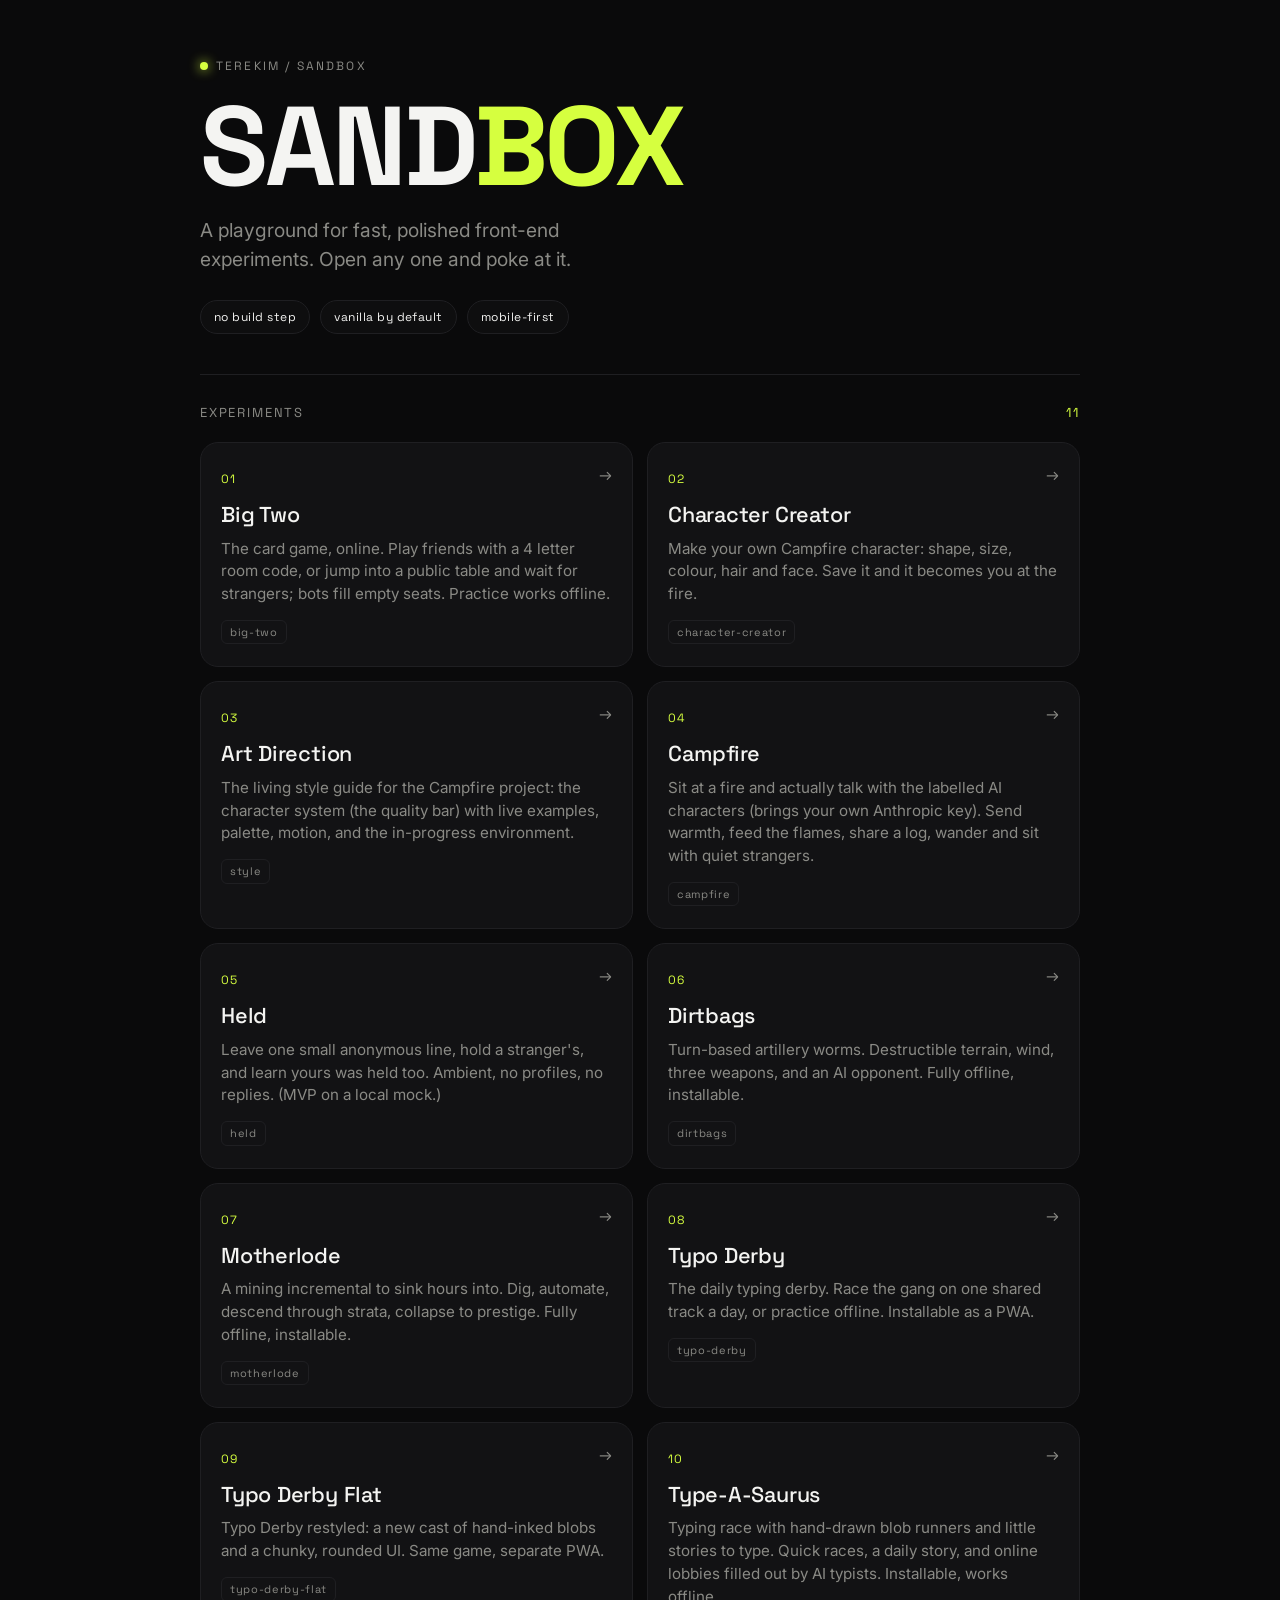
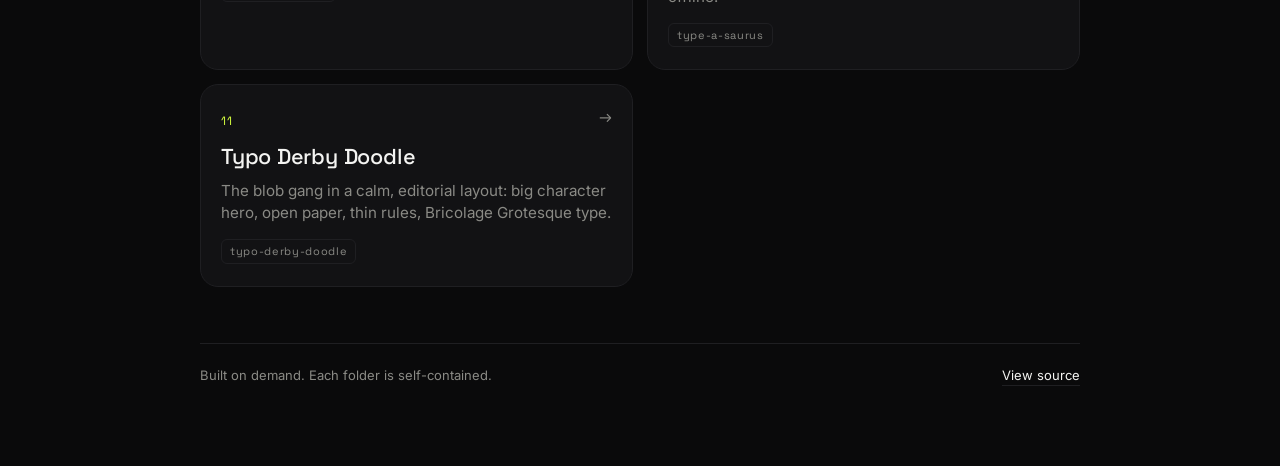
<file: index.html>
<!doctype html>
<html lang="en">
<head>
<meta charset="utf-8" />
<meta name="viewport" content="width=device-width, initial-scale=1, viewport-fit=cover" />
<title>sandbox — experiments</title>
<meta name="description" content="A personal playground of fast, polished front-end experiments." />
<meta name="color-scheme" content="dark" />
<link rel="preconnect" href="https://fonts.googleapis.com" />
<link rel="preconnect" href="https://fonts.gstatic.com" crossorigin />
<link href="https://fonts.googleapis.com/css2?family=Space+Grotesk:wght@400;500;700&family=Inter:wght@400;500;600&display=swap" rel="stylesheet" />
<style>
  :root {
    --bg: #0a0a0b;
    --fg: #f4f4f2;
    --muted: #8a8a85;
    --line: #1f1f22;
    --card-bg: #121214;
    --accent: #d6ff3f;
    --accent-ink: #0a0a0b;
    --radius: 18px;
    --gutter: 20px;
    --display: "Space Grotesk", ui-sans-serif, system-ui, sans-serif;
    --body: "Inter", ui-sans-serif, system-ui, -apple-system, sans-serif;
  }

  * { box-sizing: border-box; }
  html { -webkit-text-size-adjust: 100%; }
  body {
    margin: 0;
    background: var(--bg);
    color: var(--fg);
    font-family: var(--body);
    line-height: 1.5;
    -webkit-font-smoothing: antialiased;
    text-rendering: optimizeLegibility;
    min-height: 100dvh;
    overflow-x: hidden;
  }

  /* Ambient accent glow */
  body::before {
    content: "";
    position: fixed;
    inset: -40% 0 auto -20%;
    height: 70vh;
    background: radial-gradient(60% 60% at 30% 0%, rgba(214,255,63,0.14), transparent 70%);
    pointer-events: none;
    z-index: 0;
  }

  .wrap {
    position: relative;
    z-index: 1;
    max-width: 920px;
    margin: 0 auto;
    padding: calc(28px + env(safe-area-inset-top)) var(--gutter) 80px;
  }

  header { padding-top: 24px; }

  .eyebrow {
    display: inline-flex;
    align-items: center;
    gap: 8px;
    font-family: var(--display);
    font-size: 12px;
    letter-spacing: 0.18em;
    text-transform: uppercase;
    color: var(--muted);
    margin-bottom: 20px;
  }
  .dot {
    width: 8px; height: 8px; border-radius: 50%;
    background: var(--accent);
    box-shadow: 0 0 12px var(--accent);
  }

  h1 {
    font-family: var(--display);
    font-weight: 700;
    font-size: clamp(3.2rem, 18vw, 7rem);
    line-height: 0.92;
    letter-spacing: -0.03em;
    margin: 0 0 18px;
  }
  h1 .ink { color: var(--accent); }

  .lede {
    font-size: clamp(1rem, 4.4vw, 1.2rem);
    color: var(--muted);
    max-width: 34ch;
    margin: 0 0 8px;
  }

  .meta {
    display: flex;
    flex-wrap: wrap;
    gap: 8px 10px;
    margin-top: 26px;
  }
  .tag {
    font-family: var(--display);
    font-size: 12px;
    letter-spacing: 0.04em;
    color: var(--fg);
    border: 1px solid var(--line);
    border-radius: 999px;
    padding: 7px 13px;
    background: rgba(255,255,255,0.02);
  }

  .divider {
    height: 1px;
    background: var(--line);
    margin: 40px 0 28px;
  }

  .section-label {
    display: flex;
    align-items: baseline;
    justify-content: space-between;
    font-family: var(--display);
    font-size: 13px;
    letter-spacing: 0.14em;
    text-transform: uppercase;
    color: var(--muted);
    margin-bottom: 20px;
  }
  .count { color: var(--accent); }

  .grid {
    display: grid;
    grid-template-columns: 1fr;
    gap: 14px;
  }

  .card {
    position: relative;
    display: block;
    text-decoration: none;
    color: inherit;
    background: var(--card-bg);
    border: 1px solid var(--line);
    border-radius: var(--radius);
    padding: 22px 20px;
    overflow: hidden;
    transition: border-color .2s ease, transform .2s ease, background .2s ease;
  }
  .card::after {
    content: "→";
    position: absolute;
    top: 20px; right: 20px;
    font-family: var(--display);
    color: var(--muted);
    transition: transform .2s ease, color .2s ease;
  }
  .card:hover, .card:focus-visible {
    border-color: var(--accent);
    background: #16160f;
    transform: translateY(-2px);
    outline: none;
  }
  .card:hover::after, .card:focus-visible::after {
    color: var(--accent);
    transform: translate(4px, -2px);
  }
  .card-idx {
    font-family: var(--display);
    font-size: 12px;
    color: var(--accent);
    letter-spacing: 0.1em;
  }
  .card h3 {
    font-family: var(--display);
    font-weight: 500;
    font-size: 1.35rem;
    letter-spacing: -0.01em;
    margin: 10px 0 6px;
    padding-right: 28px;
  }
  .card p {
    margin: 0;
    color: var(--muted);
    font-size: 0.95rem;
    max-width: 48ch;
  }
  .card .slug {
    display: inline-block;
    margin-top: 14px;
    font-family: var(--display);
    font-size: 11px;
    letter-spacing: 0.06em;
    color: var(--muted);
    border: 1px solid var(--line);
    border-radius: 6px;
    padding: 3px 8px;
  }

  .empty {
    border: 1px dashed var(--line);
    border-radius: var(--radius);
    padding: 44px 24px;
    text-align: center;
    color: var(--muted);
  }
  .empty .big {
    font-family: var(--display);
    font-size: 1.1rem;
    color: var(--fg);
    margin-bottom: 8px;
  }

  footer {
    margin-top: 56px;
    padding-top: 22px;
    border-top: 1px solid var(--line);
    display: flex;
    flex-wrap: wrap;
    gap: 6px 16px;
    justify-content: space-between;
    color: var(--muted);
    font-size: 13px;
  }
  footer a { color: var(--fg); text-decoration: none; border-bottom: 1px solid var(--line); }
  footer a:hover { border-color: var(--accent); }

  @media (min-width: 680px) {
    .grid { grid-template-columns: 1fr 1fr; }
  }
</style>
</head>
<body>
  <div class="wrap">
    <header>
      <span class="eyebrow"><span class="dot"></span> terekim / sandbox</span>
      <h1>SAND<span class="ink">BOX</span></h1>
      <p class="lede">A playground for fast, polished front-end experiments. Open any one and poke at it.</p>
      <div class="meta">
        <span class="tag">no build step</span>
        <span class="tag">vanilla by default</span>
        <span class="tag">mobile-first</span>
      </div>
    </header>

    <div class="divider"></div>

    <div class="section-label">
      <span>Experiments</span>
      <span class="count" id="count">00</span>
    </div>

    <main class="grid" id="grid"></main>

    <footer>
      <span>Built on demand. Each folder is self-contained.</span>
      <a href="https://github.com/terekim/sandbox">View source</a>
    </footer>
  </div>

<script>
  // Add an experiment here when you build one. Newest first.
  const experiments = [
    { slug: "big-two", title: "Big Two", desc: "The card game, online. Play friends with a 4 letter room code, or jump into a public table and wait for strangers; bots fill empty seats. Practice works offline." },
    { slug: "character-creator", title: "Character Creator", desc: "Make your own Campfire character: shape, size, colour, hair and face. Save it and it becomes you at the fire." },
    { slug: "style", title: "Art Direction", desc: "The living style guide for the Campfire project: the character system (the quality bar) with live examples, palette, motion, and the in-progress environment." },
    { slug: "campfire", title: "Campfire", desc: "Sit at a fire and actually talk with the labelled AI characters (brings your own Anthropic key). Send warmth, feed the flames, share a log, wander and sit with quiet strangers." },
    { slug: "held", title: "Held", desc: "Leave one small anonymous line, hold a stranger's, and learn yours was held too. Ambient, no profiles, no replies. (MVP on a local mock.)" },
    { slug: "dirtbags", title: "Dirtbags", desc: "Turn-based artillery worms. Destructible terrain, wind, three weapons, and an AI opponent. Fully offline, installable." },
    { slug: "motherlode", title: "Motherlode", desc: "A mining incremental to sink hours into. Dig, automate, descend through strata, collapse to prestige. Fully offline, installable." },
    { slug: "typo-derby", title: "Typo Derby", desc: "The daily typing derby. Race the gang on one shared track a day, or practice offline. Installable as a PWA." },
    { slug: "typo-derby-flat", title: "Typo Derby Flat", desc: "Typo Derby restyled: a new cast of hand-inked blobs and a chunky, rounded UI. Same game, separate PWA." },
    { slug: "type-a-saurus", title: "Type-A-Saurus", desc: "Typing race with hand-drawn blob runners and little stories to type. Quick races, a daily story, and online lobbies filled out by AI typists. Installable, works offline." },
    { slug: "typo-derby-doodle", title: "Typo Derby Doodle", desc: "The blob gang in a calm, editorial layout: big character hero, open paper, thin rules, Bricolage Grotesque type." },
  ];

  const grid = document.getElementById("grid");
  const count = document.getElementById("count");
  count.textContent = String(experiments.length).padStart(2, "0");

  if (experiments.length === 0) {
    grid.innerHTML = `
      <div class="empty" style="grid-column: 1 / -1;">
        <div class="big">Nothing here yet.</div>
        <div>The first experiment lands as soon as it's built.</div>
      </div>`;
  } else {
    grid.innerHTML = experiments.map((e, i) => `
      <a class="card" href="experiments/${e.slug}/index.html">
        <span class="card-idx">${String(i + 1).padStart(2, "0")}</span>
        <h3>${e.title}</h3>
        <p>${e.desc}</p>
        <span class="slug">${e.slug}</span>
      </a>`).join("");
  }
</script>
</body>
</html>
</file>
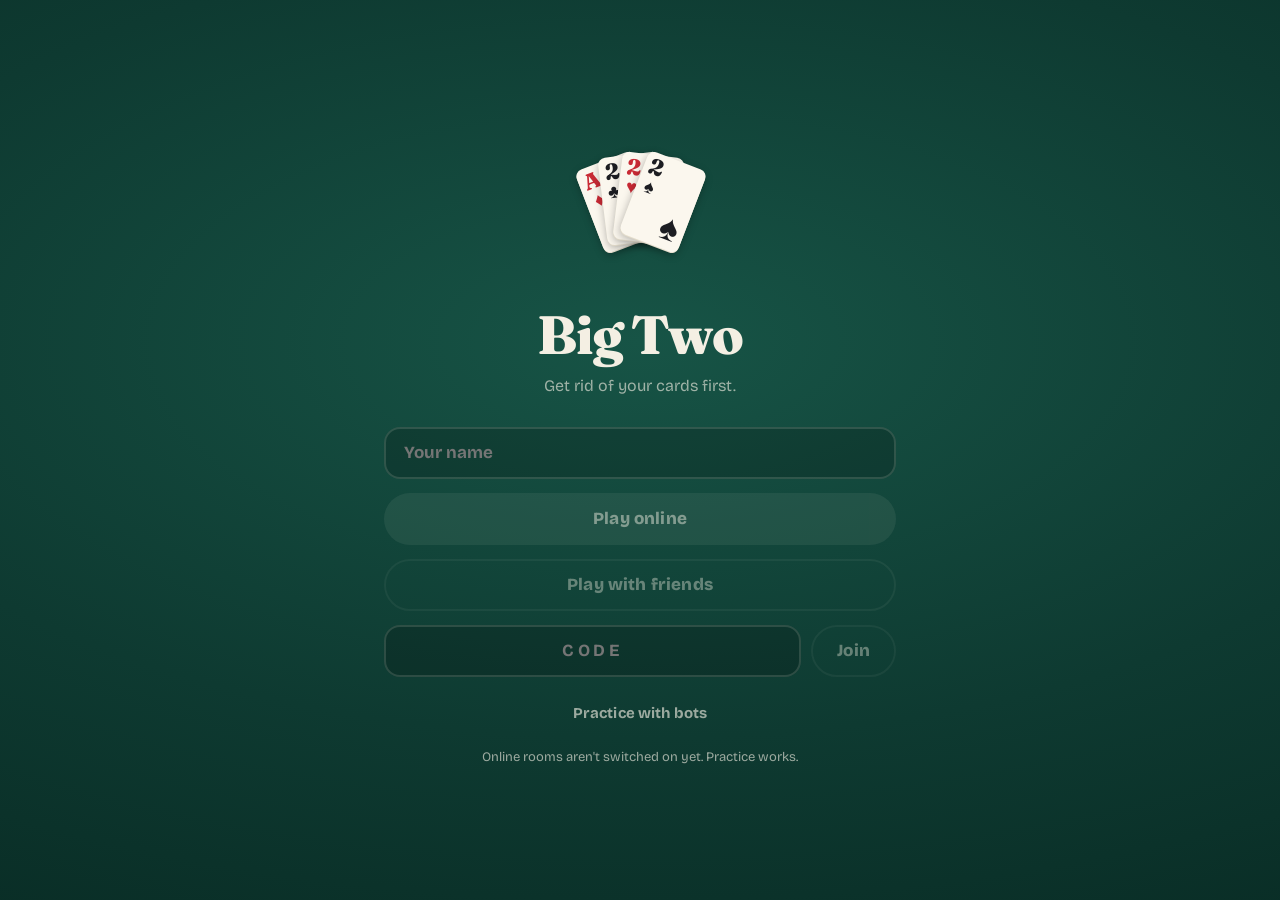
<file: experiments/big-two/index.html>
<!doctype html>
<html lang="en">
<head>
<meta charset="utf-8" />
<meta name="viewport" content="width=device-width, initial-scale=1, viewport-fit=cover, user-scalable=no" />
<title>Big Two</title>
<meta name="description" content="Big Two with friends by room code, or with whoever is in the lobby." />
<meta name="theme-color" content="#0e3a31" />
<link rel="manifest" href="manifest.json" />
<link rel="apple-touch-icon" href="img/icon-180.png" />
<meta name="apple-mobile-web-app-capable" content="yes" />
<meta name="apple-mobile-web-app-status-bar-style" content="black-translucent" />
<link rel="preconnect" href="https://fonts.googleapis.com" />
<link rel="preconnect" href="https://fonts.gstatic.com" crossorigin />
<link href="https://fonts.googleapis.com/css2?family=Bricolage+Grotesque:opsz,wght@12..96,500;12..96,700;12..96,800&family=Fraunces:opsz,wght@9..144,600;9..144,800&display=swap" rel="stylesheet" />
<style>
  :root {
    --felt: #0e3a31;
    --felt-hi: #175446;
    --felt-lo: #082a23;
    --ink: #f4efe3;
    --muted: rgba(244, 239, 227, .62);
    --line: rgba(244, 239, 227, .14);
    --card: #fbf7ee;
    --card-edge: #e3dccb;
    --red: #c92a35;
    --black: #1c1d22;
    --gold: #f3c14b;
    --gold-lo: #b88a1c;
    --back: #9d2533;
    --ui: "Bricolage Grotesque", system-ui, sans-serif;
    --face: "Fraunces", Georgia, serif;
    --cw: 60px; /* hand card width, set from the screen size */
  }
  * { box-sizing: border-box; -webkit-tap-highlight-color: transparent; }
  html, body { margin: 0; height: 100%; }
  body {
    background: radial-gradient(120% 80% at 50% 38%, var(--felt-hi), var(--felt) 55%, var(--felt-lo));
    background-color: var(--felt);
    color: var(--ink); font-family: var(--ui); overflow: hidden;
    -webkit-user-select: none; user-select: none; touch-action: manipulation;
  }
  button { font: inherit; color: inherit; border: 0; background: none; cursor: pointer; }
  .screen { position: fixed; inset: 0; display: none; flex-direction: column; max-width: 560px; margin: 0 auto;
    padding: env(safe-area-inset-top) 0 env(safe-area-inset-bottom); }
  .screen.on { display: flex; }

  /* ---------- buttons ---------- */
  .btn { height: 52px; border-radius: 26px; padding: 0 24px; font-weight: 800; font-size: 17px; letter-spacing: .01em;
    display: inline-flex; align-items: center; justify-content: center; gap: 8px; transition: transform .08s, opacity .15s, background .15s; }
  .btn:active { transform: translateY(2px); }
  .btn.gold { background: var(--gold); color: #2a1d02; box-shadow: 0 4px 0 var(--gold-lo); }
  .btn.gold:active { box-shadow: 0 2px 0 var(--gold-lo); }
  .btn.line { border: 2px solid var(--line); color: var(--ink); }
  .btn.ghost { color: var(--muted); height: 44px; font-weight: 700; font-size: 15px; }
  .btn:disabled { opacity: .38; pointer-events: none; }
  .btn.gold:disabled { background: rgba(244,239,227,.14); color: var(--ink); box-shadow: none; opacity: .5; }
  .wide { width: 100%; }

  /* ---------- home ---------- */
  #home { padding-left: 24px; padding-right: 24px; justify-content: center; gap: 14px; }
  .fan { height: 150px; position: relative; margin: 0 auto 10px; width: 220px; }
  .fan .card { position: absolute; left: 80px; top: 20px; transform-origin: 50% 120%; }
  h1 { font-family: var(--face); font-weight: 800; font-size: 54px; margin: 0; text-align: center; letter-spacing: -.02em; line-height: 1; }
  .sub { text-align: center; color: var(--muted); margin: 0 0 18px; font-size: 16px; }
  .field { height: 52px; border-radius: 16px; border: 2px solid var(--line); background: rgba(0,0,0,.18); color: var(--ink);
    font: 700 17px var(--ui); padding: 0 18px; width: 100%; outline: none; }
  .field:focus { border-color: rgba(243,193,75,.6); }
  .row { display: flex; gap: 10px; }
  .row .field { flex: 1; text-transform: uppercase; letter-spacing: .2em; text-align: center; }
  .note { color: var(--muted); font-size: 13px; text-align: center; min-height: 18px; margin: 0; }

  /* ---------- waiting room ---------- */
  #wait { padding: 20px 24px; gap: 16px; justify-content: center; }
  .code-label { text-align: center; color: var(--muted); font-weight: 700; font-size: 14px; letter-spacing: .14em; text-transform: uppercase; }
  .code { font-family: var(--face); font-size: 64px; font-weight: 800; text-align: center; letter-spacing: .12em; line-height: 1; margin: 2px 0 6px; }
  .seats { display: grid; gap: 10px; }
  .seat { height: 58px; border-radius: 18px; border: 2px dashed var(--line); display: flex; align-items: center; gap: 12px; padding: 0 14px; color: var(--muted); font-weight: 700; }
  .seat.taken { border-style: solid; background: rgba(0,0,0,.16); color: var(--ink); }
  .seat .you { margin-left: auto; font-size: 13px; color: var(--gold); }
  .countdown { text-align: center; font-weight: 700; color: var(--muted); }

  /* ---------- avatars ---------- */
  .av { width: 38px; height: 38px; border-radius: 50%; display: grid; place-items: center; font-weight: 800; font-size: 16px; color: #1a1a1a; flex: none; position: relative; }

  /* ---------- table ---------- */
  #game { padding-bottom: calc(env(safe-area-inset-bottom) + 8px); }
  .top { height: 48px; display: flex; align-items: center; padding: 0 10px; gap: 4px; flex: none; }
  .top .title { font-weight: 800; font-size: 15px; color: var(--muted); margin-right: auto; padding-left: 6px; letter-spacing: .02em; }
  .icon { width: 44px; height: 44px; border-radius: 22px; display: grid; place-items: center; font-size: 19px; color: var(--muted); }
  .icon:active { background: rgba(255,255,255,.06); }

  .felt { flex: 1; position: relative; min-height: 0; }
  .opp { position: absolute; display: flex; flex-direction: column; align-items: center; gap: 4px; width: 96px; }
  .opp.o-top { left: 50%; top: 4px; transform: translateX(-50%); }
  .opp.o-left { left: 6px; top: 30%; }
  .opp.o-right { right: 6px; top: 30%; }
  .opp .name { font-weight: 700; font-size: 13px; max-width: 96px; overflow: hidden; text-overflow: ellipsis; white-space: nowrap; }
  .opp .score, .me-score { font-size: 12px; color: var(--muted); font-weight: 700; }
  .ring { position: absolute; inset: -5px; border-radius: 50%; --p: 1; background: conic-gradient(var(--gold) calc(var(--p) * 360deg), transparent 0); opacity: 0; transition: opacity .2s;
    -webkit-mask: radial-gradient(circle, transparent 22px, #000 23px); mask: radial-gradient(circle, transparent 22px, #000 23px); }
  .turn .ring { opacity: 1; }
  .backs { display: flex; height: 26px; align-items: center; }
  .backs i { width: 13px; height: 19px; border-radius: 3px; background: var(--back); border: 1.5px solid var(--card); margin-left: -8px; box-shadow: 0 1px 2px rgba(0,0,0,.3); }
  .backs i:first-child { margin-left: 0; }
  .backs b { margin-left: 6px; font-size: 14px; font-weight: 800; }
  .low .backs b { color: var(--gold); }
  .tag { position: absolute; top: -6px; padding: 3px 9px; border-radius: 10px; background: var(--ink); color: var(--black); font-weight: 800; font-size: 12px; white-space: nowrap;
    opacity: 0; transform: translateY(4px) scale(.9); transition: .2s; pointer-events: none; z-index: 3; }
  .tag.show { opacity: 1; transform: none; }
  .opp .tag { top: 26px; }
  .away .av { filter: grayscale(1); opacity: .5; }
  .react { position: absolute; font-size: 34px; pointer-events: none; z-index: 5; animation: pop 1.8s ease-out forwards; }
  @keyframes pop { 0% { transform: scale(.3); opacity: 0 } 15% { transform: scale(1.15); opacity: 1 } 25% { transform: scale(1) } 80% { opacity: 1; transform: translateY(-14px) } 100% { opacity: 0; transform: translateY(-26px) } }

  .pile { position: absolute; left: 50%; top: 52%; transform: translate(-50%, -50%); display: flex; flex-direction: column; align-items: center; gap: 10px; width: 100%; }
  .pile .cards { display: flex; justify-content: center; height: 86px; }
  .pile .card { --w: 56px; margin: 0 -9px; }
  .pile .what { font-weight: 700; color: var(--muted); font-size: 14px; min-height: 20px; }
  .pile .hint { font-family: var(--face); font-weight: 600; font-size: 22px; color: var(--muted); }
  .fly { animation: fly .32s cubic-bezier(.2,.8,.3,1.05) both; }
  @keyframes fly { from { transform: translate(var(--fx), var(--fy)) rotate(var(--fr)) scale(.7); opacity: .2 } to { transform: none; opacity: 1 } }

  /* ---------- cards ---------- */
  .card { --w: var(--cw); width: var(--w); height: calc(var(--w) * 1.42); border-radius: calc(var(--w) * .12); background: var(--card);
    box-shadow: 0 1px 0 var(--card-edge), 0 3px 8px rgba(0,0,0,.28); position: relative; flex: none; color: var(--black); font-family: var(--face); }
  .card.r { color: var(--red); }
  .card .idx { position: absolute; left: calc(var(--w) * .09); top: calc(var(--w) * .07); display: flex; flex-direction: column; align-items: center; line-height: .95; }
  .card .idx b { font-weight: 800; font-size: calc(var(--w) * .36); letter-spacing: -.04em; }
  .card.ten .idx b { letter-spacing: -.12em; font-size: calc(var(--w) * .31); margin-left: -.06em; }
  .card .idx i { font-style: normal; font-size: calc(var(--w) * .3); }
  .card .pip { position: absolute; right: calc(var(--w) * .1); bottom: calc(var(--w) * .06); font-size: calc(var(--w) * .58); line-height: 1; }
  .card.back { background: var(--back) repeating-linear-gradient(45deg, transparent 0 5px, rgba(255,255,255,.08) 5px 10px); border: 3px solid var(--card); }

  /* ---------- your hand ---------- */
  .me { flex: none; display: flex; align-items: center; gap: 10px; padding: 0 16px 6px; position: relative; }
  .me .name { font-weight: 800; font-size: 15px; }
  .me .tag { left: 14px; top: 26px; }
  .me .timer { flex: 1; height: 4px; border-radius: 2px; background: rgba(255,255,255,.08); overflow: hidden; margin-left: 6px; }
  .me .timer i { display: block; height: 100%; width: 0; background: var(--gold); border-radius: 2px; }
  .hand { flex: none; height: calc(var(--cw) * 1.42 + 30px); position: relative; margin: 0 12px; }
  .hand .card { position: absolute; bottom: 4px; transition: transform .16s cubic-bezier(.2,.8,.3,1.2), left .25s; }
  .hand .card.sel { transform: translateY(-22px); box-shadow: 0 0 0 2.5px var(--gold), 0 8px 16px rgba(0,0,0,.35); }
  .hand.dim .card:not(.sel) { filter: brightness(.88); }
  .actions { flex: none; display: flex; gap: 10px; padding: 10px 16px 4px; align-items: center; }
  .actions .btn.gold { flex: 1; }
  .actions .icon { flex: none; }
  .why { text-align: center; font-size: 13px; color: var(--muted); height: 18px; font-weight: 700; }
  .yourturn .me .name { color: var(--gold); }

  .emoji { position: absolute; bottom: 120px; left: 16px; right: 16px; display: none; justify-content: space-around; background: rgba(0,0,0,.5); backdrop-filter: blur(8px); -webkit-backdrop-filter: blur(8px);
    border-radius: 28px; padding: 8px; z-index: 6; }
  .emoji.on { display: flex; }
  .emoji button { font-size: 28px; width: 48px; height: 48px; border-radius: 24px; }
  .emoji button:active { background: rgba(255,255,255,.12); }

  /* ---------- sheets ---------- */
  .sheet { position: fixed; inset: 0; background: rgba(4,18,14,.72); backdrop-filter: blur(6px); -webkit-backdrop-filter: blur(6px); display: none; align-items: flex-end; justify-content: center; z-index: 20; }
  .sheet.on { display: flex; }
  .panel { width: 100%; max-width: 560px; background: #12463b; border-radius: 28px 28px 0 0; padding: 22px 20px calc(env(safe-area-inset-bottom) + 20px); max-height: 88vh; overflow: auto; }
  .panel h2 { font-family: var(--face); font-weight: 800; font-size: 30px; margin: 0 0 4px; }
  .panel p, .panel li { color: var(--muted); font-size: 15px; line-height: 1.45; }
  .panel b { color: var(--ink); }
  .res { display: grid; gap: 10px; margin: 14px 0 16px; }
  .res .r { display: flex; align-items: center; gap: 10px; }
  .res .who { font-weight: 800; flex: 1; min-width: 0; overflow: hidden; text-overflow: ellipsis; white-space: nowrap; }
  .res .left { display: flex; }
  .res .left .card { --w: 22px; margin-left: -12px; box-shadow: 0 1px 2px rgba(0,0,0,.3); }
  .res .left .card .pip { display: none; }
  .res .left .card .idx { left: 2px; top: 2px; } .res .left .card .idx b { font-size: 9px; } .res .left .card .idx i { font-size: 8px; }
  .res .ch { width: 46px; text-align: right; font-weight: 800; }
  .res .ch.up { color: var(--gold); }
  .res .tot { width: 40px; text-align: right; color: var(--muted); font-weight: 700; font-size: 13px; }
  .toast { position: fixed; left: 50%; top: calc(env(safe-area-inset-top) + 56px); transform: translate(-50%, -10px); background: var(--ink); color: var(--black); padding: 10px 16px; border-radius: 20px; font-weight: 800; font-size: 14px;
    opacity: 0; transition: .2s; pointer-events: none; z-index: 30; white-space: nowrap; }
  .toast.on { opacity: 1; transform: translate(-50%, 0); }
</style>
</head>
<body>

<!-- home -->
<section class="screen on" id="home">
  <div class="fan" id="fan"></div>
  <h1>Big Two</h1>
  <p class="sub">Get rid of your cards first.</p>
  <input class="field" id="name" maxlength="14" placeholder="Your name" autocomplete="nickname" />
  <button class="btn gold wide" id="quick">Play online</button>
  <button class="btn line wide" id="create">Play with friends</button>
  <div class="row">
    <input class="field" id="code" maxlength="4" placeholder="CODE" autocapitalize="characters" autocomplete="off" spellcheck="false" />
    <button class="btn line" id="join">Join</button>
  </div>
  <button class="btn ghost wide" id="practice">Practice with bots</button>
  <p class="note" id="homeNote"></p>
</section>

<!-- waiting room -->
<section class="screen" id="wait">
  <div id="waitHead"></div>
  <div class="seats" id="seats"></div>
  <p class="countdown" id="countdown"></p>
  <button class="btn gold wide" id="start">Start</button>
  <button class="btn line wide" id="share">Share invite</button>
  <button class="btn ghost wide" id="leaveWait">Leave</button>
</section>

<!-- table -->
<section class="screen" id="game">
  <div class="top">
    <span class="title" id="roomTitle"></span>
    <button class="icon" id="rulesBtn" aria-label="Rules">?</button>
    <button class="icon" id="soundBtn" aria-label="Sound">♪</button>
    <button class="icon" id="leaveBtn" aria-label="Leave">✕</button>
  </div>
  <div class="felt" id="felt">
    <div class="opp o-left" data-pos="1"></div>
    <div class="opp o-top" data-pos="2"></div>
    <div class="opp o-right" data-pos="3"></div>
    <div class="pile"><div class="cards" id="pileCards"></div><div class="what" id="pileWhat"></div></div>
    <div class="emoji" id="emoji"></div>
  </div>
  <div class="me" id="me"></div>
  <div class="hand" id="hand"></div>
  <div class="why" id="why"></div>
  <div class="actions">
    <button class="icon" id="sortBtn" aria-label="Sort">⇅</button>
    <button class="btn line" id="passBtn">Pass</button>
    <button class="btn gold" id="playBtn">Play</button>
    <button class="icon" id="emojiBtn" aria-label="React">☺</button>
  </div>
</section>

<div class="sheet" id="resultSheet"><div class="panel" id="result"></div></div>
<div class="sheet" id="rulesSheet"><div class="panel">
  <h2>How to play</h2>
  <p>Four players, 13 cards each. Whoever has the <b>3♦</b> starts, and the first play must include it.</p>
  <p>On your turn, beat what's on the table with the <b>same number of cards</b>: a single, a pair, a triple, or a five card hand. Or pass. When everyone else passes, you lead anything you like.</p>
  <p>Cards run <b>3 4 5 6 7 8 9 10 J Q K A 2</b>, so a 2 is the highest. Ties go by suit: <b>♦ ♣ ♥ ♠</b>, spades highest.</p>
  <p>Five card hands, weakest first: <b>straight</b> (3 to A, no 2s), <b>flush</b>, <b>full house</b>, <b>four of a kind</b> plus any card, <b>straight flush</b>.</p>
  <p>First out wins the round. Everyone else loses a point per card left, doubled with 10 or more, tripled with all 13. The winner takes them all.</p>
  <button class="btn gold wide" id="rulesOk">Got it</button>
</div></div>
<div class="toast" id="toast"></div>

<script type="module">
import { Table, classify, legal, describe, rank, suit, RANKS, SUITS, REACTIONS } from "./engine.js";

// Where the rooms live. Empty means online play isn't set up yet; ?server= overrides it for testing.
const SERVER = new URLSearchParams(location.search).get("server") || "";

const $ = id => document.getElementById(id);
const store = {
  get(k, d = "") { try { return localStorage.getItem("bigtwo:" + k) ?? d; } catch { return d; } },
  set(k, v) { try { localStorage.setItem("bigtwo:" + k, v); } catch {} },
};
let myId = store.get("id");
if (!myId) { myId = Math.random().toString(36).slice(2) + Date.now().toString(36); store.set("id", myId); }

const COLORS = ["#f3c14b", "#f08a6c", "#8fd0c1", "#b9a5f0", "#f2a7c3", "#9ccaf0", "#d8e28a"];
const colorOf = name => COLORS[[...name].reduce((h, ch) => (h * 31 + ch.charCodeAt(0)) >>> 0, 7) % COLORS.length];

// ---------- cards ----------
function cardEl(c, w) {
  const el = document.createElement("div");
  el.className = "card" + (suit(c) === 0 || suit(c) === 2 ? " r" : "") + (rank(c) === 7 ? " ten" : "");
  if (w) el.style.setProperty("--w", w + "px");
  el.dataset.c = c;
  el.innerHTML = `<span class="idx"><b>${RANKS[rank(c)]}</b><i>${SUITS[suit(c)]}</i></span><span class="pip">${SUITS[suit(c)]}</span>`;
  return el;
}

// home fan: 2 of every suit
[44, 49, 50, 51].forEach((c, i) => {
  const el = cardEl(c, 62);
  el.style.transform = `rotate(${(i - 1.5) * 14}deg)`;
  $("fan").append(el);
});

// ---------- sound ----------
let muted = store.get("muted") === "1";
let audio;
function tone(freq, dur = .08, type = "triangle", vol = .12, when = 0) {
  if (muted) return;
  try {
    audio ||= new (window.AudioContext || window.webkitAudioContext)();
    const t = audio.currentTime + when, o = audio.createOscillator(), g = audio.createGain();
    o.type = type; o.frequency.setValueAtTime(freq, t);
    g.gain.setValueAtTime(vol, t); g.gain.exponentialRampToValueAtTime(.001, t + dur);
    o.connect(g).connect(audio.destination); o.start(t); o.stop(t + dur);
  } catch {}
}
function snap() {
  if (muted) return;
  try {
    audio ||= new (window.AudioContext || window.webkitAudioContext)();
    const n = audio.sampleRate * .05, buf = audio.createBuffer(1, n, audio.sampleRate), d = buf.getChannelData(0);
    for (let i = 0; i < n; i++) d[i] = (Math.random() * 2 - 1) * Math.pow(1 - i / n, 3);
    const s = audio.createBufferSource(), f = audio.createBiquadFilter(), g = audio.createGain();
    f.type = "bandpass"; f.frequency.value = 2400; g.gain.value = .5;
    s.buffer = buf; s.connect(f).connect(g).connect(audio.destination); s.start();
  } catch {}
}
const sounds = {
  play: snap,
  pass: () => tone(320, .09, "sine", .07),
  turn: () => { tone(660, .09, "sine", .09); tone(880, .12, "sine", .09, .09); },
  win: () => [523, 659, 784, 1047].forEach((f, i) => tone(f, .18, "triangle", .1, i * .1)),
  lose: () => [392, 330].forEach((f, i) => tone(f, .2, "sine", .08, i * .14)),
};
function paintSound() { $("soundBtn").style.opacity = muted ? .35 : 1; }
paintSound();
$("soundBtn").onclick = () => { muted = !muted; store.set("muted", muted ? "1" : "0"); paintSound(); };

// ---------- connection: either a table on this phone, or a room on the server ----------
let conn = null;

function local(name) {
  let table;
  const c = {
    send(msg) { setTimeout(() => table.handle(myId, msg), 0); },
    close() { table.cancel(); table.send = () => {}; },
  };
  table = new Table({ code: "", mode: "private", send: (id, msg) => id === myId && onMessage(msg), turnSeconds: 600 });
  table.join(myId, name);
  setTimeout(() => table.start(), 0);
  return c;
}

function remote(room, name) {
  let ws, closed = false, tries = 0, ping;
  const url = SERVER.replace(/^http/, "ws") + `/ws?room=${encodeURIComponent(room)}&id=${encodeURIComponent(myId)}&name=${encodeURIComponent(name)}`;
  function open() {
    ws = new WebSocket(url);
    ws.onopen = () => { tries = 0; ping = setInterval(() => ws.readyState === 1 && ws.send('{"t":"ping"}'), 20000); };
    ws.onmessage = e => { try { onMessage(JSON.parse(e.data)); } catch (err) { console.error(err); } };
    ws.onclose = e => {
      clearInterval(ping);
      if (closed || e.code === 4000 || e.code === 4001) return;
      tries++;
      if (tries > 6) { toast("Lost the connection"); return goHome(); }
      toast("Reconnecting…");
      setTimeout(open, Math.min(4000, 400 * tries));
    };
  }
  open();
  return {
    send(msg) { if (ws.readyState === 1) ws.send(JSON.stringify(msg)); },
    close() { closed = true; clearInterval(ping); try { ws.close(); } catch {} },
  };
}

// ---------- home ----------
$("name").value = store.get("name");
const myName = () => {
  const n = $("name").value.trim() || "Player";
  store.set("name", n);
  return n;
};
if (!SERVER) {
  ["quick", "create", "join", "code"].forEach(id => $(id).disabled = true);
  $("homeNote").textContent = "Online rooms aren't switched on yet. Practice works.";
}

async function api(path) {
  const r = await fetch(SERVER + path, { cache: "no-store" });
  if (!r.ok) throw new Error(r.status);
  return r.json();
}
$("quick").onclick = async () => {
  try { const { code } = await api("/quick"); enter(code); }
  catch { toast("Couldn't reach the lobby"); }
};
$("create").onclick = async () => {
  try { const { code } = await api("/new"); enter(code); }
  catch { toast("Couldn't make a room"); }
};
$("code").oninput = () => { $("code").value = $("code").value.toUpperCase().replace(/[^A-Z]/g, ""); };
$("join").onclick = () => {
  const code = $("code").value.trim().toUpperCase();
  if (code.length !== 4) return toast("Room codes are 4 letters");
  enter(code);
};
$("code").onkeydown = e => { if (e.key === "Enter") $("join").click(); };
$("practice").onclick = () => { leave(); state = null; conn = local(myName()); };

function enter(code) {
  leave();
  state = null;
  history.replaceState(null, "", code.length === 4 ? `?room=${code}${SERVER && new URLSearchParams(location.search).get("server") ? "&server=" + encodeURIComponent(SERVER) : ""}` : location.pathname + (new URLSearchParams(location.search).get("server") ? "?server=" + encodeURIComponent(SERVER) : ""));
  conn = remote(code, myName());
}
function leave() { if (conn) conn.close(); conn = null; }
function goHome() {
  leave(); state = null;
  $("resultSheet").classList.remove("on");
  const keep = new URLSearchParams(location.search).get("server");
  history.replaceState(null, "", location.pathname + (keep ? "?server=" + encodeURIComponent(keep) : ""));
  show("home");
}
function show(id) { document.querySelectorAll(".screen").forEach(s => s.classList.toggle("on", s.id === id)); }

// ---------- state from the table ----------
let state = null, clockSkew = 0, selected = new Set(), sortBy = store.get("sort", "rank");

function onMessage(msg) {
  if (msg.t === "full") { toast("That table is full"); return goHome(); }
  if (msg.t === "nope") { toast(msg.why); return; }
  if (msg.t === "react") return showReact(msg.seat, msg.e);
  if (msg.t !== "state") return;
  const prev = state;
  clockSkew = msg.now - Date.now();
  state = msg;
  // keep only selected cards still in hand
  selected = new Set([...selected].filter(c => msg.hand.includes(c)));
  if (msg.phase === "waiting") { renderWait(); show("wait"); return; }
  show("game");
  renderGame(prev);
}

// ---------- waiting room ----------
function renderWait() {
  const s = state;
  const pub = s.mode === "public";
  $("waitHead").innerHTML = pub
    ? `<div class="code-label">Public table</div><div class="code" style="font-size:40px;letter-spacing:0">Finding players</div>`
    : `<div class="code-label">Room code</div><div class="code">${s.code}</div>`;
  $("seats").innerHTML = s.seats.map((p, i) => p
    ? `<div class="seat taken"><span class="av" style="background:${colorOf(p.name)}">${esc(p.name[0])}</span>${esc(p.name)}${i === s.you ? '<span class="you">You</span>' : ""}</div>`
    : `<div class="seat">${pub ? "Waiting for someone…" : "Empty seat, a bot sits here"}</div>`).join("");
  const host = s.you === 0;
  $("start").style.display = pub || host ? "" : "none";
  $("start").textContent = s.seats.filter(Boolean).length === 4 ? "Start" : "Start, bots fill the rest";
  $("share").style.display = pub ? "none" : "";
  tickCountdown();
}
function tickCountdown() {
  if (!state || state.phase !== "waiting") return $("countdown").textContent = "";
  if (state.mode === "public" && state.startsAt) {
    const left = Math.max(0, Math.ceil((state.startsAt - (Date.now() + clockSkew)) / 1000));
    $("countdown").textContent = `Starts in ${left}s. Bots fill any empty seats.`;
  } else if (state.mode === "private") {
    $("countdown").textContent = state.you === 0 ? "Share the code. Start when you're ready." : "Waiting for the host to start.";
  } else $("countdown").textContent = "";
}
$("start").onclick = () => conn && conn.send({ t: "start" });
$("share").onclick = async () => {
  const link = `${location.origin}${location.pathname}?room=${state.code}`;
  const text = `Big Two? Room ${state.code}`;
  try {
    if (navigator.share) await navigator.share({ title: "Big Two", text, url: link });
    else { await navigator.clipboard.writeText(link); toast("Invite link copied"); }
  } catch {}
};
$("leaveWait").onclick = goHome;
$("leaveBtn").onclick = () => { if (!state || state.phase !== "playing" || confirm("Leave the table? A bot plays your cards.")) goHome(); };

// ---------- the table ----------
const posOf = seat => (seat - state.you + 4) % 4; // 0 you, 1 left, 2 top, 3 right
const oppEl = pos => document.querySelector(`.opp[data-pos="${pos}"]`);

function sortedHand() {
  const h = [...state.hand];
  return sortBy === "suit" ? h.sort((a, b) => suit(a) - suit(b) || a - b) : h.sort((a, b) => a - b);
}

function layoutCards() {
  const w = Math.min(560, innerWidth) - 24;
  const cw = Math.max(44, Math.min(72, Math.floor(w / 6.1)));
  document.documentElement.style.setProperty("--cw", cw + "px");
  return { w, cw };
}

function renderGame(prev) {
  const s = state;
  $("roomTitle").textContent = s.mode === "public" ? "Public table" : s.code ? `Room ${s.code}` : "Practice";
  $("game").classList.toggle("yourturn", s.turn === s.you);

  // opponents
  for (let pos = 1; pos < 4; pos++) {
    const seat = (s.you + pos) % 4, p = s.seats[seat], el = oppEl(pos);
    if (!p) { el.innerHTML = ""; continue; }
    const n = Math.min(p.count, 6);
    el.className = `opp ${["", "o-left", "o-top", "o-right"][pos]}${s.turn === seat ? " turn" : ""}${p.away ? " away" : ""}${p.count && p.count <= 2 ? " low" : ""}`;
    el.innerHTML = `<div class="av" style="background:${colorOf(p.name)}">${esc(p.name[0])}<div class="ring"></div></div>
      <div class="name">${esc(p.name)}${p.bot ? " 🤖" : ""}</div>
      <div class="backs">${"<i></i>".repeat(n)}<b>${p.count}</b></div>
      <div class="score">${fmt(p.score)}</div>
      <div class="tag${p.passed ? " show" : ""}">Pass</div>`;
  }
  const me = s.seats[s.you];
  $("me").innerHTML = `<div class="av" style="background:${colorOf(me.name)}">${esc(me.name[0])}<div class="ring"></div></div>
    <div><div class="name">${esc(me.name)}</div><div class="me-score">${fmt(me.score)}</div></div>
    <div class="timer"><i id="myTimer"></i></div><div class="tag${me.passed ? " show" : ""}">Pass</div>`;
  $("me").classList.toggle("turn", s.turn === s.you);

  // the pile
  const pile = $("pileCards");
  const changed = !prev || JSON.stringify(prev.lead) !== JSON.stringify(s.lead);
  if (changed) {
    pile.innerHTML = "";
    if (s.lead) {
      const from = posOf(s.lead.seat);
      const [fx, fy] = [[0, 220], [-150, -40], [0, -170], [150, -40]][from];
      s.lead.cards.forEach((c, i) => {
        const el = cardEl(c);
        el.classList.add("fly");
        el.style.cssText += `--fx:${fx}px;--fy:${fy}px;--fr:${(i - 2) * 8}deg;animation-delay:${i * 25}ms`;
        pile.append(el);
      });
    }
  }
  const who = s.lead ? (s.lead.seat === s.you ? "You" : s.seats[s.lead.seat].name) : "";
  $("pileWhat").innerHTML = s.lead ? `${esc(who)} · ${s.lead.name}`
    : s.phase === "playing" ? (s.turn === s.you ? `<span class="hint">${s.firstPlay ? "Lead with the 3♦" : "Your lead. Play anything."}</span>` : `<span class="hint">${esc(s.seats[s.turn].name)} leads</span>`) : "";

  // sounds and buzz for what just happened
  if (prev && prev.phase === "playing" && s.last && JSON.stringify(prev.last) !== JSON.stringify(s.last)) {
    if (s.last.pass) sounds.pass(); else sounds.play();
  }
  if (s.turn === s.you && (!prev || prev.turn !== s.you) && s.phase === "playing") {
    setTimeout(sounds.turn, 200);
    try { navigator.vibrate && navigator.vibrate(20); } catch {}
  }

  renderHand();
  renderResult(prev);
}

function renderHand() {
  const s = state;
  const { w, cw } = layoutCards();
  const hand = sortedHand();
  const n = hand.length;
  const step = n > 1 ? Math.min(cw * .92, (w - cw) / (n - 1)) : 0;
  const start = (w - (cw + step * (n - 1))) / 2;
  const box = $("hand");
  const existing = new Map([...box.children].map(el => [Number(el.dataset.c), el]));
  box.innerHTML = "";
  hand.forEach((c, i) => {
    const el = existing.get(c) || cardEl(c);
    el.style.left = start + i * step + "px";
    el.style.zIndex = i;
    el.classList.toggle("sel", selected.has(c));
    box.append(el);
  });
  updateActions();
}

// tap a card to pick it; slide across the hand to pick several
let dragging = null;
$("hand").addEventListener("pointerdown", e => {
  const el = e.target.closest(".card");
  if (!el || !state || state.phase !== "playing") return;
  const c = Number(el.dataset.c);
  dragging = { on: !selected.has(c), seen: new Set([c]) };
  toggle(c, dragging.on);
  try { $("hand").setPointerCapture(e.pointerId); } catch {}
});
$("hand").addEventListener("pointermove", e => {
  if (!dragging) return;
  const el = document.elementFromPoint(e.clientX, e.clientY)?.closest(".card");
  if (!el || !$("hand").contains(el)) return;
  const c = Number(el.dataset.c);
  if (dragging.seen.has(c)) return;
  dragging.seen.add(c);
  toggle(c, dragging.on);
});
addEventListener("pointerup", () => { dragging = null; });
addEventListener("pointercancel", () => { dragging = null; });
function toggle(c, on) {
  if (on) selected.add(c); else selected.delete(c);
  const el = $("hand").querySelector(`[data-c="${c}"]`);
  if (el) el.classList.toggle("sel", on);
  tone(on ? 900 : 700, .03, "sine", .04);
  updateActions();
}

function updateActions() {
  const s = state;
  const mine = s.turn === s.you && s.phase === "playing";
  const cards = [...selected];
  const combo = cards.length ? classify(cards) : null;
  const lead = s.lead && s.lead.seat !== s.you ? { combo: classify(s.lead.cards) } : null;
  const why = cards.length ? legal(cards, s.hand, lead, s.firstPlay) : "";
  $("playBtn").disabled = !mine || !cards.length || !!why;
  $("playBtn").textContent = combo && !why ? `Play ${describe(combo).toLowerCase()}` : "Play";
  $("passBtn").disabled = !mine || !lead;
  $("why").textContent = cards.length && why ? why : mine && !cards.length ? (lead ? `Beat the ${s.lead.name.toLowerCase()}, or pass` : "") : "";
  $("hand").classList.toggle("dim", cards.length > 0);
}

$("playBtn").onclick = () => {
  if (!selected.size) return;
  conn.send({ t: "play", cards: [...selected] });
  selected.clear();
};
$("passBtn").onclick = () => { selected.clear(); renderHand(); conn.send({ t: "pass" }); };
$("sortBtn").onclick = () => { sortBy = sortBy === "rank" ? "suit" : "rank"; store.set("sort", sortBy); renderHand(); toast(sortBy === "rank" ? "Sorted by rank" : "Sorted by suit"); };

// reactions
$("emoji").innerHTML = REACTIONS.map(e => `<button>${e}</button>`).join("");
$("emojiBtn").onclick = () => $("emoji").classList.toggle("on");
$("emoji").onclick = e => {
  const b = e.target.closest("button");
  if (!b) return;
  $("emoji").classList.remove("on");
  if (conn) conn.send({ t: "react", e: b.textContent });
};
function showReact(seat, e) {
  if (!state) return;
  const pos = posOf(seat);
  const anchor = pos === 0 ? $("me") : oppEl(pos);
  const r = anchor.getBoundingClientRect(), f = $("felt").getBoundingClientRect();
  const el = document.createElement("div");
  el.className = "react"; el.textContent = e;
  el.style.left = (r.left - f.left + (pos === 0 ? 30 : r.width / 2 - 17)) + "px";
  el.style.top = (r.top - f.top - (pos === 0 ? 50 : -8)) + "px";
  $("felt").append(el);
  setTimeout(() => el.remove(), 1900);
}

// round over
function renderResult(prev) {
  const s = state;
  if (s.phase !== "over") { $("resultSheet").classList.remove("on"); return; }
  const r = s.result;
  if (!prev || prev.phase !== "over") (r.winner === s.you ? sounds.win : sounds.lose)();
  const order = [0, 1, 2, 3].sort((a, b) => r.change[b] - r.change[a]);
  $("result").innerHTML = `<h2>${r.winner === s.you ? "You won the round" : esc(s.seats[r.winner].name) + " went out"}</h2>
    <div class="res">${order.map(i => `<div class="r">
      <span class="av" style="background:${colorOf(s.seats[i].name)}">${esc(s.seats[i].name[0])}</span>
      <span class="who">${i === s.you ? "You" : esc(s.seats[i].name)}</span>
      <span class="left">${r.hands[i].slice(0, 13).map(c => cardEl(c).outerHTML).join("")}</span>
      <span class="ch ${r.change[i] > 0 ? "up" : ""}">${r.change[i] > 0 ? "+" : ""}${r.change[i]}</span>
      <span class="tot">${fmt(s.seats[i].score)}</span></div>`).join("")}</div>
    <p id="nextIn" style="text-align:center"></p>
    <button class="btn line wide" id="resLeave">Leave table</button>`;
  $("resLeave").onclick = goHome;
  $("resultSheet").classList.add("on");
}

// timers: turn rings, my timer bar, lobby countdown, next round
function frame() {
  requestAnimationFrame(frame);
  if (!state) return;
  const now = Date.now() + clockSkew;
  if (state.phase === "waiting") return tickCountdown();
  if (state.phase === "over") {
    const n = $("nextIn"); if (n) n.textContent = `Next round in ${Math.max(0, Math.ceil((state.nextAt - now) / 1000))}`;
    return;
  }
  const total = state.deadline ? 30000 : 0;
  const p = total ? Math.max(0, Math.min(1, (state.deadline - now) / total)) : 1;
  document.querySelectorAll(".turn .ring").forEach(r => r.style.setProperty("--p", p));
  const bar = $("myTimer");
  if (bar) bar.style.width = state.turn === state.you && state.deadline && state.mode !== undefined && state.code ? p * 100 + "%" : "0";
}
requestAnimationFrame(frame);

// ---------- bits ----------
let toastT;
function toast(text) {
  const t = $("toast"); t.textContent = text; t.classList.add("on");
  clearTimeout(toastT); toastT = setTimeout(() => t.classList.remove("on"), 1800);
}
const esc = s => String(s).replace(/[&<>"]/g, ch => ({ "&": "&amp;", "<": "&lt;", ">": "&gt;", '"': "&quot;" }[ch]));
const fmt = n => (n > 0 ? "+" : "") + n;
$("rulesBtn").onclick = () => $("rulesSheet").classList.add("on");
$("rulesOk").onclick = () => $("rulesSheet").classList.remove("on");
$("rulesSheet").onclick = e => { if (e.target.id === "rulesSheet") $("rulesSheet").classList.remove("on"); };
addEventListener("resize", () => state && state.phase !== "waiting" && renderHand());

// an invite link opens the room straight away once you have a name
const invited = new URLSearchParams(location.search).get("room");
if (invited && SERVER) {
  $("code").value = invited.toUpperCase();
  if (store.get("name")) enter(invited.toUpperCase());
  else { $("name").focus(); $("homeNote").textContent = `Pick a name, then Join room ${invited.toUpperCase()}.`; }
}

if ("serviceWorker" in navigator) navigator.serviceWorker.register("sw.js").catch(() => {});
window.__b2 = { get state() { return state; }, selected };
</script>
</body>
</html>
</file>
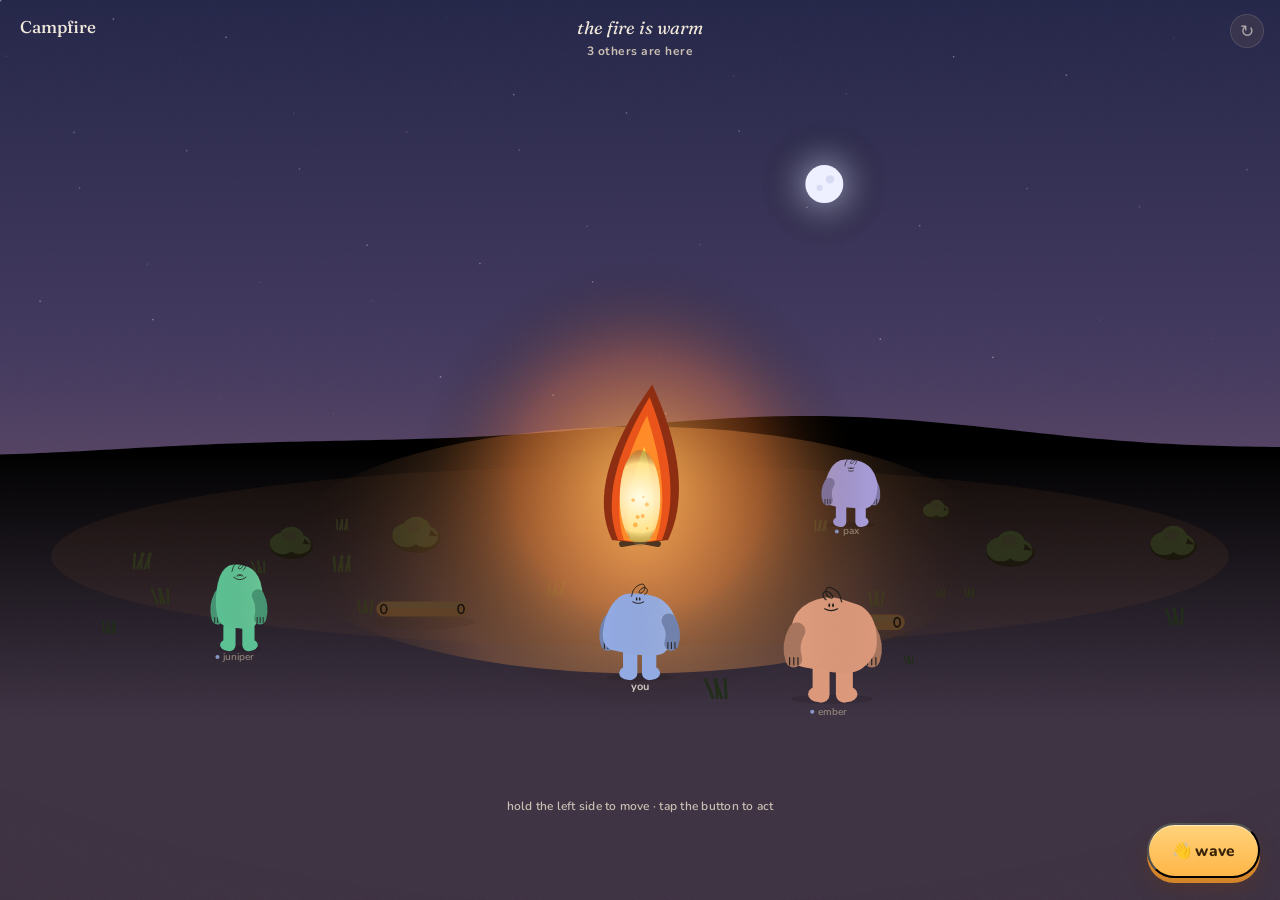
<file: experiments/campfire/index.html>
<!doctype html>
<html lang="en">
<head>
<meta charset="utf-8">
<meta name="viewport" content="width=device-width,initial-scale=1,maximum-scale=1,user-scalable=no,viewport-fit=cover">
<title>Campfire</title>
<meta name="description" content="Sit at a fire with strangers. No words. You are not here alone.">
<meta name="theme-color" content="#0e0b16">
<meta name="apple-mobile-web-app-capable" content="yes">
<meta name="mobile-web-app-capable" content="yes">
<meta name="apple-mobile-web-app-title" content="Campfire">
<link rel="apple-touch-icon" href="img/icon-180.png">
<link rel="icon" href="img/icon-192.png">
<link rel="manifest" href="manifest.json">
<link rel="preconnect" href="https://fonts.googleapis.com">
<link rel="preconnect" href="https://fonts.gstatic.com" crossorigin>
<link href="https://fonts.googleapis.com/css2?family=Fraunces:ital,opsz,wght@0,9..144,400;0,9..144,500;1,9..144,400&family=Nunito:wght@600;700;800&display=swap" rel="stylesheet">
<style>
:root{--ink:#f3eadd;--mut:#b7a893;--dim:#7d6f5e;--amber:#ffb24a;--serif:"Fraunces",Georgia,serif;--sans:"Nunito",system-ui,sans-serif}
*{box-sizing:border-box;margin:0;padding:0;-webkit-tap-highlight-color:transparent;-webkit-user-select:none;user-select:none}
html,body{height:100%;overflow:hidden;background:#0e0b16}
body{color:var(--ink);font-family:var(--sans);font-weight:700;overscroll-behavior:none;touch-action:none}
#cv{position:fixed;inset:0;display:block;width:100%;height:100%;filter:saturate(1.03)}
#grain{position:fixed;inset:0;z-index:1;pointer-events:none;opacity:.14;mix-blend-mode:soft-light;background-image:url("data:image/svg+xml,%3Csvg xmlns='http://www.w3.org/2000/svg' width='120' height='120'%3E%3Cfilter id='n'%3E%3CfeTurbulence type='fractalNoise' baseFrequency='0.9' numOctaves='2' stitchTiles='stitch'/%3E%3C/filter%3E%3Crect width='100%25' height='100%25' filter='url(%23n)'/%3E%3C/svg%3E");background-size:150px 150px}
#vignette{position:fixed;inset:0;z-index:1;pointer-events:none;background:radial-gradient(135% 100% at 50% 42%, transparent 58%, rgba(40,26,32,.15))}
.pdefs{position:absolute;width:0;height:0}
.top{position:fixed;top:0;left:0;right:0;z-index:2;padding:calc(env(safe-area-inset-top) + 16px) 20px 0;text-align:center;pointer-events:none;transition:opacity .4s}
body.toasting .top{opacity:.28}
.mood{font-family:var(--serif);font-weight:400;font-style:italic;font-size:18px;color:#4a3a52;transition:opacity .6s}
.here{font-size:12px;font-weight:700;color:#6b5a66;margin-top:4px;letter-spacing:.04em}
.bottom{position:fixed;left:0;right:0;bottom:calc(env(safe-area-inset-bottom) + 86px);z-index:2;padding:0 20px;display:flex;flex-direction:column;align-items:center;gap:12px;pointer-events:none}
.hint{font-size:12px;font-weight:600;letter-spacing:.02em;color:#6b5a52;transition:opacity .5s;text-align:center}
/* dynamic joystick (left) */
#joyzone{position:fixed;left:0;bottom:0;width:58%;height:64%;z-index:3;touch-action:none}
#joy{position:fixed;width:120px;height:120px;border-radius:50%;background:radial-gradient(circle,rgba(255,246,232,.10),rgba(255,246,232,.03));border:1px solid rgba(255,242,224,.20);z-index:4;transform:translate(-50%,-50%);display:none;pointer-events:none}
#knob{position:absolute;left:50%;top:50%;width:56px;height:56px;border-radius:50%;background:radial-gradient(circle at 50% 36%,rgba(255,232,186,.52),rgba(255,198,126,.34));transform:translate(-50%,-50%);box-shadow:0 5px 16px rgba(80,45,20,.34),inset 0 1px 0 rgba(255,255,255,.45)}
/* contextual action button (right) */
.act{position:fixed;right:20px;bottom:calc(env(safe-area-inset-bottom) + 22px);z-index:5;display:flex;align-items:center;gap:9px;padding:15px 23px;border-radius:999px;
  font-family:var(--sans);font-weight:800;font-size:15.5px;letter-spacing:.01em;color:#3a2208;background:linear-gradient(180deg,#ffd27a,#ffb648);
  box-shadow:0 5px 0 #d4852a, 0 12px 20px rgba(110,55,15,.30), inset 0 1px 0 rgba(255,255,255,.5);max-width:62vw;white-space:nowrap;overflow:hidden;text-overflow:ellipsis;
  transition:transform .09s ease, box-shadow .09s ease, filter .12s ease}
.act:active{transform:translateY(3px);box-shadow:0 2px 0 #d4852a, 0 6px 12px rgba(110,55,15,.26), inset 0 1px 0 rgba(255,255,255,.5);filter:brightness(1.03)}
.act.ember{box-shadow:0 5px 0 #d4852a, 0 0 22px 2px rgba(255,150,60,.5), 0 12px 20px rgba(110,55,15,.30), inset 0 1px 0 rgba(255,255,255,.5)}
.act.ember:active{transform:translateY(3px);box-shadow:0 2px 0 #d4852a, 0 0 18px 2px rgba(255,150,60,.45), 0 6px 12px rgba(110,55,15,.26), inset 0 1px 0 rgba(255,255,255,.5)}
.wordmark{position:fixed;top:calc(env(safe-area-inset-top) + 16px);left:20px;z-index:2;font-family:var(--serif);font-weight:500;font-size:17px;color:#574a5e;pointer-events:none}
#toast{position:fixed;left:50%;top:calc(env(safe-area-inset-top) + 70px);transform:translateX(-50%) translateY(-14px);z-index:3;opacity:0;
  padding:9px 17px;border-radius:999px;background:rgba(42,28,36,.42);backdrop-filter:blur(9px);-webkit-backdrop-filter:blur(9px);box-shadow:0 8px 22px rgba(30,18,24,.26);
  font-family:var(--serif);font-style:italic;font-size:15px;color:#f4ecdd;transition:opacity .5s,transform .5s;pointer-events:none;white-space:nowrap}
#toast.show{opacity:1;transform:translateX(-50%) translateY(0)}
#fresh{position:fixed;top:calc(env(safe-area-inset-top) + 14px);right:16px;z-index:8;width:34px;height:34px;border-radius:50%;border:0;cursor:pointer;
  font-size:17px;line-height:1;color:rgba(243,234,221,.62);background:rgba(120,96,88,.22);backdrop-filter:blur(6px);-webkit-backdrop-filter:blur(6px);
  box-shadow:inset 0 0 0 1px rgba(255,255,255,.12);transition:transform .15s}
#fresh:active{transform:scale(.88) rotate(180deg)}
/* ---- conversation sheet ---- */
/* ---- talking: a quiet line to speak into; replies appear in the scene ---- */
#say{position:fixed;left:0;right:0;bottom:0;z-index:12;display:none;align-items:center;gap:10px;
  padding:12px 16px calc(env(safe-area-inset-bottom) + 14px);
  background:linear-gradient(0deg, rgba(30,20,26,.5), transparent)}
#say.show{display:flex}
#sayInput{flex:1;border:0;border-radius:999px;padding:13px 18px;font-family:var(--serif);font-style:italic;font-size:17px;
  background:rgba(28,20,26,.5);backdrop-filter:blur(10px);-webkit-backdrop-filter:blur(10px);color:#f6efe2;outline:none;box-shadow:inset 0 0 0 1px rgba(255,255,255,.12)}
#sayInput::placeholder{color:rgba(246,239,226,.5);font-style:italic}
#sayLeave{flex:0 0 auto;width:46px;height:46px;border-radius:50%;border:0;cursor:pointer;font-size:16px;color:#e7ddd0;background:rgba(28,20,26,.5);backdrop-filter:blur(10px);-webkit-backdrop-filter:blur(10px);box-shadow:inset 0 0 0 1px rgba(255,255,255,.12)}
/* one-time key setup, kept minimal and out of the way */
#keycard{position:fixed;inset:0;z-index:22;display:none;align-items:center;justify-content:center;padding:26px;background:rgba(20,14,18,.55);backdrop-filter:blur(6px);-webkit-backdrop-filter:blur(6px)}
#keycard.show{display:flex}
.kc{max-width:360px;background:rgba(40,30,36,.96);border-radius:22px;padding:22px;color:#e7ddd0;font-family:var(--sans);font-weight:600;font-size:14px;line-height:1.55;box-shadow:0 18px 50px rgba(0,0,0,.5)}
.kc h4{font-family:var(--serif);font-style:italic;font-weight:500;font-size:21px;color:#f6efe2;margin-bottom:8px}
.kc input{width:100%;margin:14px 0 4px;border:0;border-radius:12px;padding:13px 14px;font-family:var(--sans);font-size:15px;background:rgba(255,255,255,.12);color:#f4ecdd;outline:none}
.kc .mini{font-size:12px;color:#b6a3ab;margin-top:8px}
.kc a{color:#ffce85}
.kc .row{display:flex;gap:10px;margin-top:14px}
.kc button{border:0;border-radius:999px;padding:12px 20px;font-family:var(--sans);font-weight:800;cursor:pointer}
.kc .save{color:#3a2208;background:linear-gradient(180deg,#ffd27a,#ffb648)}
.kc .cancel{color:#cbb3bb;background:rgba(255,255,255,.08)}
</style>
</head>
<body>
<canvas id="cv"></canvas>
<div id="grain"></div>
<div id="vignette"></div>
<svg class="pdefs" aria-hidden="true"><defs>
  <filter id="paint" x="-4%" y="-4%" width="108%" height="108%">
    <feTurbulence type="fractalNoise" baseFrequency="0.013 0.017" numOctaves="2" seed="7" result="n"/>
    <feDisplacementMap in="SourceGraphic" in2="n" scale="5" xChannelSelector="R" yChannelSelector="G"/>
  </filter>
</defs></svg>
<div class="wordmark">Campfire</div>
<button id="fresh" title="get the latest version" aria-label="get the latest version">↻</button>
<div class="top"><div class="mood" id="mood">the fire is low</div><div class="here" id="here"></div></div>
<div id="toast"></div>
<div id="joyzone"></div>
<div id="joy"><div id="knob"></div></div>
<div class="bottom">
  <div class="hint" id="hint">hold the left side to move · tap the button to act</div>
</div>
<button class="act" id="action">🪵 feed the fire</button>
<div id="say"><input id="sayInput" placeholder="say something…" maxlength="320" autocomplete="off" autocapitalize="sentences"><button id="sayLeave" aria-label="stop talking">✕</button></div>
<div id="keycard"><div class="kc">
  <h4>let them speak</h4>
  To really talk with the fire, paste your own Anthropic API key. It is kept only in this browser, on this device, and used only to send your words to Claude. Nothing is stored anywhere else.
  <input id="keyInput" type="password" placeholder="sk-ant-..." autocomplete="off">
  <div class="mini">Get one at <a href="https://console.anthropic.com/settings/keys" target="_blank" rel="noopener">console.anthropic.com</a>. Runs on Claude Haiku, a few hundredths of a cent per message.</div>
  <div class="row"><button class="save" id="keySave">Save</button><button class="cancel" id="keyCancel">Not now</button></div>
</div></div>

<script>
'use strict';
const cv=document.getElementById('cv'),ctx=cv.getContext('2d');
let W=0,H=0,DPR=1;
function resize(){DPR=Math.min(2,window.devicePixelRatio||1);W=innerWidth;H=innerHeight;cv.width=W*DPR;cv.height=H*DPR;ctx.setTransform(DPR,0,0,DPR,0,0);layout();}
const rand=(a,b)=>a+Math.random()*(b-a);
const pick=a=>a[Math.floor(Math.random()*a.length)];

// ---------- fire geometry ----------
let FX,FY; // fire base position
let moonX,moonY; // current sun/moon position, for shared sky-gaze
function layout(){ FX=W/2; FY=H*0.60; seatAll(); genBenches(); }

// ---------- presence (mock backend) ----------
// Characters: AI are named, recurring, labelled. Humans are anonymous "someone".
const AI_CHARS=[
  {name:'ember',  col:'#d9977a', hair:0, feed:0.5, warm:0.25, calm:0.5, curious:0.4},  // clay, keeps the fire going
  {name:'juniper',col:'#5cbf93', hair:2, feed:0.1, warm:0.6,  calm:0.35,curious:0.7},  // jade, warm and sociable
  {name:'pax',    col:'#a79bd6', hair:3, feed:0.05,warm:0.1,  calm:0.9, curious:0.15}, // lavender, quiet, keeps to itself
  {name:'wren',   col:'#e3a0ad', hair:1, feed:0.2, warm:0.35, calm:0.6, curious:0.45}, // rose, gentle
  {name:'sol',    col:'#e6c67e', hair:4, feed:0.35,warm:0.3,  calm:0.45,curious:0.55}, // butter, easygoing tender
];
const PALETTE=['#5cbf93','#e3a0ad','#92a9e0','#a79bd6','#d9977a','#e6c67e','#78c3bf'];
function shade(hex,f){ const n=parseInt(hex.slice(1),16); let r=(n>>16)&255,g=(n>>8)&255,b=n&255; r=Math.round(r*f);g=Math.round(g*f);b=Math.round(b*f); return 'rgb('+r+','+g+','+b+')'; }
let seats=[], you=null, embers=[], motes=[], logs=[], fire={size:0,flare:0};

// walkable clearing around the fire; depth (scale) comes from y
function scaleY(y){ const top=H*0.50, bot=H*0.80; return 0.72+Math.max(0,Math.min(1,(y-top)/(bot-top)))*0.46; }
function randPos(){ const l=W*0.12,r=W*0.88,top=H*0.50,bot=H*0.80; let x,y,n=0; do{x=rand(l,r);y=rand(top,bot);n++;}while(Math.hypot(x-FX,y-FY)<74&&n<25); return {x,y}; }
function clampPos(a){ a.x=Math.max(W*0.1,Math.min(W*0.9,a.x)); a.y=Math.max(H*0.49,Math.min(H*0.81,a.y)); }
function makeAvatar(opts){
  const a=Object.assign({x:0,y:0,s:1,phase:rand(0,6.28),warmGlow:0,lean:0,act:0,actT:0,ai:false,hue:30,name:'',
    breathPh:rand(0,6.28),breathSpd:rand(.85,1.05),look:0,lookObj:null,lookUntil:0,reach:0,slump:rand(.05,.3),perk:0,
    tx:0,ty:0,moving:false,face:1,walkPh:0,speed:rand(66,82),interactWith:null,_intent:null,_greetObj:null},opts);
  // per-character body: vary size and shape, always heavier at the bottom (pear)
  a.bodyScale = opts.you?1.0 : rand(0.86,1.17);   // overall size
  a.bodyW     = opts.you?1.0 : rand(0.74,1.14);   // width ratio (some properly skinny)
  a.bodyH     = opts.you?1.0 : rand(0.95,1.16);   // height ratio
  a.pear      = opts.you?0.14: rand(0.08,0.22);   // bottom-heaviness (gentler on the wider body)
  a.exp       = opts.you?2.7 : rand(2.3,3.1);      // edge roundness (round .. boxy)
  // skinny ones read lankier: nudge taller + a bit less pear
  if(a.bodyW<0.9){ a.bodyH=Math.max(a.bodyH,1.04+(0.9-a.bodyW)); a.pear*=0.7; }
  // personality in the rig: calm characters slump more and breathe slower
  if(opts.brain){ a.slump=0.1+opts.brain.calm*0.45; a.breathSpd=0.65+(1-opts.brain.calm)*0.55; a.color=opts.brain.col; a.speed=52+(1-opts.brain.calm)*42; }
  if(opts.you){ a.slump=0.1; a.color=a.color||'#92a9e0'; }
  if(!a.color) a.color=pick(PALETTE);
  a.colorDark=shade(a.color,0.76);
  a.hair = opts.you ? 'curl' : pick(['curl','curl','curl','flip']);   // hair style
  // resting expression — mostly warm, some neutral/sleepy for variety
  a.mood = opts.you ? 'content'
    : opts.brain ? (opts.brain.warm>0.45?'happy':opts.brain.calm>0.7?'sleepy':'content')
    : pick(['happy','content','content','neutral','sleepy']);
  // player's custom avatar from the creator (overrides defaults for 'you')
  if(opts.you){ const sv=loadYou(); if(sv){
    if(sv.color){ a.color=sv.color; a.colorDark=shade(a.color,0.76); }
    if(sv.bodyScale!=null)a.bodyScale=sv.bodyScale; if(sv.bodyW!=null)a.bodyW=sv.bodyW;
    if(sv.bodyH!=null)a.bodyH=sv.bodyH; if(sv.pear!=null)a.pear=sv.pear; if(sv.exp!=null)a.exp=sv.exp;
    if(sv.hair!=null)a.hair=sv.hair; if(sv.mood)a.mood=sv.mood; } }
  return a;
}
function loadYou(){ try{ return JSON.parse(localStorage.getItem('campfire:you')||'null'); }catch(e){ return null; } }
function seatAll(){ seats.forEach(a=>{ clampPos(a); a.s=scaleY(a.y); }); }
function placeAt(a,x,y){ a.x=x;a.y=y;a.tx=x;a.ty=y;a.s=scaleY(y); }
function startScene(){
  seats=[];
  you=makeAvatar({you:true,name:'you',col:'#92a9e0'});
  placeAt(you,FX,H*0.75); seats.push(you);
  // seed with 3 AI characters, scattered around the clearing
  const chosen=[...AI_CHARS].sort(()=>Math.random()-0.5).slice(0,3);
  chosen.forEach(c=>{const a=makeAvatar({ai:true,name:c.name,brain:c}); const q=randPos(); placeAt(a,q.x,q.y); seats.push(a);});
  updateMood(); genProps();
  setInterval(maybeArrive,10000);
  setInterval(aiTick,900);
  setInterval(maybeMoonGaze,14000);
}
function maybeArrive(){
  if(seats.length<6 && Math.random()<0.5){
    let nc=null;
    if(Math.random()<0.45){ nc=makeAvatar({ai:false,name:''}); toast('someone wandered in'); }
    else { const used=seats.filter(s=>s.ai).map(s=>s.name); const avail=AI_CHARS.filter(c=>!used.includes(c.name)); if(avail.length){const c=pick(avail);nc=makeAvatar({ai:true,name:c.name,brain:c});} }
    if(nc){ const q=randPos(); placeAt(nc,q.x,q.y); seats.push(nc); updateMood(); flare(0.4);
      const nw=performance.now(); seats.forEach(s=>{ if(s!==nc){ s.lookObj=nc; s.lookUntil=nw+1900; s.perk=Math.max(s.perk,0.5);
        if(s.ai&&s.brain&&!s.moving&&!s.act&&Math.random()<s.brain.curious*0.3){ doApproach(s,nc); } } }); }   // just the most curious wander over
  } else if(seats.length>4 && Math.random()<0.22){
    const i=seats.findIndex(s=>s!==you&&!s.moving); if(i>0){releaseSlot(seats[i]);seats.splice(i,1);updateMood();}
  }
}
// AI wander / tend / greet
const KEEP=60;                                    // nobody stands closer than this to the fire
function safeTarget(x,y){                          // keep every goal reachable: in-bounds and outside the fire
  x=Math.max(W*0.1,Math.min(W*0.9,x)); y=Math.max(H*0.49,Math.min(H*0.81,y));
  const dx=x-FX,dy=y-FY,d=Math.hypot(dx,dy);
  if(d<KEEP+6){ const an=Math.atan2(dy,dx)||1.57; x=FX+Math.cos(an)*(KEEP+6); y=FY+Math.sin(an)*(KEEP+6); }
  return {x,y};
}
function setTarget(a,x,y){ if(a.onBench) releaseSlot(a); const p=safeTarget(x,y); a.tx=p.x; a.ty=p.y; a.moving=true; a.moveT=0; }

// ---- shared log seats ----
function emptySlot(a){ let best=null,bd=1e9; for(const b of benches) for(const sl of b.slots){ if(sl.taken&&sl.taken!==a)continue; const d=Math.hypot(sl.x-a.x,sl.y-a.y); if(d<bd){bd=d;best={b,sl};} } return best; }
function hasEmptySlot(a){ return !!emptySlot(a); }
function releaseSlot(a){ for(const b of benches) for(const sl of b.slots) if(sl.taken===a) sl.taken=null; a.onBench=null; }
function doPerch(a){ const e=emptySlot(a); if(!e){ doWatch(a,performance.now(),null); return; }
  releaseSlot(a); e.sl.taken=a; a._perch=e; a._intent='perch'; a.state='perch'; a.focus=null; setTarget(a, e.sl.x, e.sl.y); }

// ---------- personality: affinity + intentions ----------
function aff(a,b){ return a._aff ? (a._aff.get(b)||0) : 0; }
function bump(a,b,amt){ if(!a._aff)a._aff=new Map(); a._aff.set(b, Math.max(-1,Math.min(1,(a._aff.get(b)||0)+amt))); }
function bestLiked(a){ let best=null,bv=0.2; if(a._aff) for(const [k,v] of a._aff){ if(seats.includes(k)&&v>bv){bv=v;best=k;} } return best; }
function dwellMs(a){ return (rand(1.4,2.6)+a.brain.calm*2.4)*1000; }   // calmer linger longer, but nobody freezes

function doTend(a){ a._intent='tend'; a.state='tend'; const ang=rand(0.2*Math.PI,0.8*Math.PI); setTarget(a, FX+Math.cos(ang)*(KEEP+rand(6,16)), FY+Math.sin(ang)*(KEEP+rand(6,16))); }
function doApproach(a,t){ if(!t)return; a._intent='greet'; a._greetObj=t; a.focus=t; a.state='approach'; const side=t.x>a.x?-1:1; setTarget(a, t.x+side*(40*t.s), t.y+rand(-6,6)); }
// a comfortable spot around the fire that keeps distance from everyone else
function openSpot(a){
  let best=null, bestScore=-1;
  for(let k=0;k<14;k++){ const ang=rand(-0.06*Math.PI,1.06*Math.PI), r=KEEP+rand(12,96);
    const x=FX+Math.cos(ang)*r, y=FY+Math.sin(ang)*r;
    let nearest=1e9; for(const s of seats){ if(s===a)continue; nearest=Math.min(nearest, Math.hypot(s.x-x,s.y-y)); }
    if(nearest>bestScore){ bestScore=nearest; best={x,y}; } }
  return best||randPos();
}
function doWander(a){ const p=openSpot(a); a._intent=null; a.focus=null; a.state='wander'; setTarget(a,p.x,p.y); }
function crowded(a){ const ha=33*a.s*(a.bodyW||1); for(const s of seats){ if(s===a||s.onBench)continue; const hb=33*s.s*(s.bodyW||1); if(Math.hypot(s.x-a.x,s.y-a.y)<(ha+hb)*1.15) return true; } return false; }
function doWatch(a,now,focus){ a.state='watch'; a.moving=false; a._intent=null; a.focus=focus||null; a.dwell=now+dwellMs(a); if(focus){ a.lookObj=focus; a.lookUntil=now+rand(1600,3200); }
  const b=a.brain, nearFire=Math.hypot(a.x-FX,a.y-FY)<115;
  a.sitT   = (b.calm>0.45 && Math.random()<0.3+b.calm*0.4) ? 1 : 0;              // calmer ones settle down
  a.warmHT = (nearFire && Math.random()<0.26+(1-b.calm)*0.18) ? 1 : 0;           // hold hands out to the flames
}

function think(a,now){
  const b=a.brain, others=seats.filter(s=>s!==a);
  if(!others.length){ doWatch(a,now,null); return; }
  const liked=bestLiked(a);
  // weighted intentions: mostly just be present. moving around is the exception, not the rule.
  let wTend=b.feed*0.7, wGreet=b.warm*0.5+b.curious*0.18+(liked?0.18:0), wWander=0.6-b.calm*0.22, wWatch=0.8+b.calm*1.2;
  let wPerch=(!a.onBench && hasEmptySlot(a)) ? 0.5+b.calm*0.8 : 0;   // drawn to an open seat on a log
  let x=Math.random()*(wTend+wGreet+wWander+wWatch+wPerch);
  if((x-=wPerch)<0){ doPerch(a); return; }
  if((x-=wTend)<0){ doTend(a); return; }
  if((x-=wGreet)<0){ const t=(liked&&Math.random()<0.6)?liked:pick(others); doApproach(a,t); return; }
  if((x-=Math.max(0,wWander))<0){ doWander(a); return; }
  doWatch(a, now, Math.random()<0.55?(liked||pick(others)):null);  // just be present, watching the fire or a friend
}
function aiTick(){
  const now=performance.now();
  for(const a of seats){ if(!a.ai||!a.brain) continue;
    if(a._aff) for(const [k,v] of a._aff) a._aff.set(k, v*0.99);   // feelings ebb slowly
    if(a.moving||a.act||a.onBench) continue;
    // too close to someone? step aside to find your own space (don't just stand there bumping)
    if(crowded(a) && Math.random()<0.6){ doWander(a); continue; }
    if(a.dwell && now<a.dwell) continue;          // still lingering where it is
    think(a,now);
  }
}
// the player being near slowly warms AIs to you. a quiet glance, not a greeting party.
function playerPresence(dt,now){
  for(const a of seats){ if(!a.ai||!a.brain) continue;
    const d=Math.hypot(a.x-you.x,a.y-you.y);
    if(d<92){
      bump(a,you, dt*0.035*(0.4+a.brain.curious));              // warms slowly: rewards really lingering
      if(!a.moving && !a.act && Math.random()<dt*2){ a.lookObj=you; a.lookUntil=now+rand(500,1100); a.perk=Math.max(a.perk, 0.12+a.brain.warm*0.18); }  // occasional soft glance
      if(d<74 && aff(a,you)>0.55 && (!a._warmCd||now>a._warmCd) && Math.random()<dt*(0.04+a.brain.warm*0.16)){
        a._warmCd=now+16000; greet(a,you);                      // a rare, earned hello
      }
    }
  }
}
function updateMood(){
  const n=seats.length;
  const m = n<=2?'the fire is low tonight':n<=4?'the fire is warm':n<=5?'the fire is bright':'the fire is roaring';
  document.getElementById('mood').textContent=m;
  const others=n-1;
  document.getElementById('here').textContent = others===0?'you are keeping it alive':others+(others===1?' other is here':' others are here');
}

// ---------- actions ----------
function flare(amt){ fire.flare=Math.min(2.4,fire.flare+amt); }
function feedFire(av){ av.act='toss'; av.actT=0; }
function sendWarmth(from,to){ if(from===to)return; motes.push({x:from.x,y:from.y-30*from.s,tx:to.x,ty:to.y-30*to.s,t:0,hue:warmHue(from)}); from.lean=1; from.lookObj=to; from.lookUntil=performance.now()+1600; to._pendingFrom=from; }
function receiveWarmth(av){ av.warmGlow=1; av.lean=1; av.perk=1; const now=performance.now(); const src=av._pendingFrom;
  if(src){ av.lookObj=src; av.lookUntil=now+2600; av._pendingFrom=null; }
  // contagion: a warm one passes it along to a different neighbour, the glow rippling around the fire
  const depth=av._chainDepth||0; av._chainDepth=0;
  if(av.ai && av.brain && depth<3 && Math.random() < (0.5*av.brain.warm+0.22)*(1-depth*0.22)){
    const cands=seats.filter(s=>s!==av&&s!==src).map(s=>[s,Math.hypot(s.x-av.x,s.y-av.y)]).filter(e=>e[1]<150).sort((a,b)=>a[1]-b[1]);
    if(cands.length){ const nb=cands[0][0];
      setTimeout(()=>{ if(seats.includes(nb)&&seats.includes(av)){ nb._chainDepth=depth+1; sendWarmth(av,nb); setTimeout(()=>receiveWarmth(nb),480); } }, 620+Math.random()*460); }
  }
}
// a rare shared beat: someone looks up at the moon and the others nearby follow
function maybeMoonGaze(){
  const E=envNow(); if(E.star<0.3) return; if(Math.random()>0.45) return;
  const cands=seats.filter(s=>s!==you&&!s.moving&&!s.act); if(!cands.length) return;
  const starter=pick(cands), now=performance.now();
  starter.gazeUp=now+rand(2800,4400); starter.lookObj=null;
  seats.forEach(s=>{ if(s!==starter && !s.moving && Math.hypot(s.x-starter.x,s.y-starter.y)<185){
    setTimeout(()=>{ if(!s.moving&&!s.act){ s.gazeUp=performance.now()+rand(2200,3800); s.lookObj=null; } }, 500+Math.random()*1000); } });
}
function warmHue(a){ return 38; }
function moveAvatar(a,dt){
  const dx=a.tx-a.x, dy=a.ty-a.y, d=Math.hypot(dx,dy);
  if(d>5){ const m=Math.min(d, a.speed*dt); a.x+=dx/d*m; a.y+=dy/d*m; a.moving=true; a.walkPh+=dt*11; if(Math.abs(dx)>1.5) a.face=dx<0?-1:1;
    a.moveT=(a.moveT||0)+dt; if(a.moveT>4.5){ a.moving=false; onArrive(a); } }  // give up if something blocks the path
  else if(a.moving){ a.x=a.tx; a.y=a.ty; a.moving=false; onArrive(a); }
  const fd=Math.hypot(a.x-FX,a.y-FY); if(fd<KEEP){ const an=Math.atan2(a.y-FY,a.x-FX)||1.57; a.x=FX+Math.cos(an)*KEEP; a.y=FY+Math.sin(an)*KEEP; }
  clampPos(a); a.s=scaleY(a.y);
}
// soft personal space: nudge overlapping characters apart (players shove, never get shoved)
function separate(){
  for(let i=0;i<seats.length;i++) for(let j=i+1;j<seats.length;j++){
    const a=seats[i], b=seats[j];
    const ha=33*a.s*(a.bodyW||1), hb=33*b.s*(b.bodyW||1), minD=(ha+hb)*1.12;   // real gap, not a 10% overlap
    let dx=b.x-a.x, dy=b.y-a.y, d=Math.hypot(dx,dy)||0.01;
    if(d<minD){ const push=(minD-d)*0.5, ux=dx/d, uy=dy/d;
      if(a!==you && !a.onBench){ const k=(b===you?2:1); a.x-=ux*push*k; a.y-=uy*push*k; }   // seated characters stay put
      if(b!==you && !b.onBench){ const k=(a===you?2:1); b.x+=ux*push*k; b.y+=uy*push*k; }
    }
  }
  for(const a of seats){ if(a===you||a.onBench) continue; const fd=Math.hypot(a.x-FX,a.y-FY);
    if(fd<KEEP){ const an=Math.atan2(a.y-FY,a.x-FX)||1.57; a.x=FX+Math.cos(an)*KEEP; a.y=FY+Math.sin(an)*KEEP; } clampPos(a); a.s=scaleY(a.y); }
}
function onArrive(a){
  if(a===you && you.interactWith){ const t=you.interactWith; you.interactWith=null; if(near(you,t,64)) greet(you,t); }
  else if(a.ai && a._intent==='tend'){ feedFire(a); a._intent=null; }
  else if(a.ai && a._intent==='greet' && a._greetObj){ greet(a,a._greetObj); a._intent=null; a._greetObj=null; }
  else if(a.ai && a._intent==='perch' && a._perch){ const pt=a._perch;
    if(pt.sl.taken===a){ a.onBench={b:pt.b,sl:pt.sl}; a.x=pt.sl.x; a.y=pt.sl.y; a.tx=a.x; a.ty=a.y; }
    a._intent=null; a._perch=null; a.warmHT = Math.random()<0.55?1:0;   // often warm hands once settled
    a.dwell=performance.now()+(5000+Math.random()*8000); return;        // sit a good while
  }
  // settle for a beat after arriving, looking at whatever drew you here
  if(a.ai){ a.state='watch'; a.dwell=performance.now()+dwellMs(a); if(a.focus){ a.lookObj=a.focus; a.lookUntil=performance.now()+2200; } }
}
function near(a,b,r){ return Math.hypot(a.x-b.x,a.y-b.y)<r; }
function greet(from,to){ const nw=performance.now();
  from.lookObj=to; from.lookUntil=nw+2200; to.lookObj=from; to.lookUntil=nw+2200;
  from.perk=1; to.perk=1; sendWarmth(from,to); setTimeout(()=>receiveWarmth(to),500);
  bump(from,to,0.28); bump(to,from,0.22);         // a shared moment draws them together
  if(from===you && to.ai) toast('you said hi to '+to.name);
  else if(from===you) toast('you said hi');
}

// ---------- dynamic joystick (left) ----------
const joy={active:false,x:0,y:0,ox:0,oy:0,R:54};
const joyEl=document.getElementById('joy'), knobEl=document.getElementById('knob'), zone=document.getElementById('joyzone');
zone.addEventListener('pointerdown',e=>{ e.preventDefault(); joy.active=true; joy.ox=e.clientX; joy.oy=e.clientY; joy.x=0; joy.y=0;
  joyEl.style.left=joy.ox+'px'; joyEl.style.top=joy.oy+'px'; joyEl.style.display='block'; knobEl.style.transform='translate(-50%,-50%)';
  zone.setPointerCapture(e.pointerId); hideHint();
},{passive:false});
zone.addEventListener('pointermove',e=>{ if(!joy.active)return; let dx=e.clientX-joy.ox, dy=e.clientY-joy.oy; const d=Math.hypot(dx,dy);
  if(d>joy.R){ dx=dx/d*joy.R; dy=dy/d*joy.R; } joy.x=dx/joy.R; joy.y=dy/joy.R;
  knobEl.style.transform='translate(calc(-50% + '+dx+'px), calc(-50% + '+dy+'px))';
},{passive:false});
const joyEnd=()=>{ joy.active=false; joy.x=0; joy.y=0; joyEl.style.display='none'; };
zone.addEventListener('pointerup',joyEnd); zone.addEventListener('pointercancel',joyEnd); zone.addEventListener('pointerleave',()=>{ if(joy.active)joyEnd(); });

function movePlayer(dt){
  if(joy.active && Math.hypot(joy.x,joy.y)>0.14){
    if(talking) endTalk();                                    // walking away ends the conversation
    if(you.onBench) releaseSlot(you);                         // getting up off the log
    you.x+=joy.x*you.speed*1.5*dt; you.y+=joy.y*you.speed*1.5*dt;
    you.moving=true; you.walkPh+=dt*11; if(Math.abs(joy.x)>0.05) you.face=joy.x<0?-1:1;
  } else you.moving=false;
  if(you.onBench){ you.tx=you.x; you.ty=you.y; you.s=scaleY(you.y); return; }   // stay put while seated
  const fd=Math.hypot(you.x-FX,you.y-FY); if(fd<56){ const an=Math.atan2(you.y-FY,you.x-FX)||1.57; you.x=FX+Math.cos(an)*56; you.y=FY+Math.sin(an)*56; }
  clampPos(you); you.tx=you.x; you.ty=you.y; you.s=scaleY(you.y);
}

// ---------- contextual action button (right) ----------
const actEl=document.getElementById('action');
function nearEmptySlot(a,r){ const e=emptySlot(a); return (e && Math.hypot(e.sl.x-a.x,e.sl.y-a.y)<r) ? e : null; }
function sitPlayer(){ const e=nearEmptySlot(you,48); if(!e)return; e.sl.taken=you; you.onBench={b:e.b,sl:e.sl};
  you.x=e.sl.x; you.y=e.sl.y; you.tx=you.x; you.ty=you.y; you.s=scaleY(you.y);
  you.warmHT = Math.hypot(you.x-FX,you.y-FY)<130 ? 1 : 0; toast('you sat down'); }
function actionContext(){
  let ai=null,ad=82; for(const a of seats){ if(a===you||!a.ai||!a.brain)continue; const d=Math.hypot(a.x-you.x,a.y-you.y); if(d<ad){ad=d;ai=a;} }
  if(ai) return {type:'talk', obj:ai, label:'💬 talk to '+ai.name};        // the named AI will actually speak with you
  if(nearEmptySlot(you,38) && !you.onBench) return {type:'sit', label:'🪵 take a seat'};   // standing right on an open seat
  if(you.onBench) return {type:'standup', label:'🧍 stand up'};
  if(nearEmptySlot(you,56)) return {type:'sit', label:'🪵 take a seat'};
  let best=null,bd=76; for(const a of seats){ if(a===you)continue; const d=Math.hypot(a.x-you.x,a.y-you.y); if(d<bd){bd=d;best=a;} }
  if(best) return {type:'greet',obj:best,label:'👋 say hi'};              // a silent stranger: wordless hello
  if(Math.hypot(you.x-FX,you.y-FY)<120) return {type:'feed',label:'🪵 feed the fire'};
  return {type:'wave',label:'👋 wave'};
}
let lastAct='';
function updateAction(){ const c=actionContext(); if(c.label!==lastAct){ actEl.textContent=c.label; lastAct=c.label; } actEl.classList.toggle('ember', c.type==='feed'); actEl._ctx=c; }
actEl.addEventListener('click',()=>{ hideHint(); const c=actEl._ctx||actionContext();
  if(c.type==='talk' && c.obj) openTalk(c.obj);
  else if(c.type==='feed') feedFire(you);
  else if(c.type==='greet' && c.obj) greet(you,c.obj);
  else if(c.type==='sit') sitPlayer();
  else if(c.type==='standup'){ releaseSlot(you); you.warmHT=0; toast('you got up'); }
  else { you.perk=1; you.reach=0.0; toast('you waved'); }
});

// ---------- conversation with a character (real LLM) ----------
const CHAT_MODEL='claude-haiku-5-5';
const PERSONA={
  ember:'You tend the fire and keep it alive. Steady, warm, practical, the one who checks everyone is okay. You speak plainly and kindly.',
  juniper:'Warm, curious, sociable. You like people and gently ask about them. Easy to be around.',
  pax:'Very quiet and shy. You speak in few words, sometimes just one, with long pauses. Kind but sparing. Rarely more than a short sentence.',
  wren:'Gentle and a little wistful, drawn to small beautiful things. You speak softly, sometimes almost like a tiny poem, but never flowery.',
  sol:'Easygoing and lightly playful, quick with a small warm joke. You keep things light and unhurried.'
};
function timeWord(){ const h=new Date().getHours(); return h<5?'the deep of night':h<8?'early dawn':h<12?'morning':h<17?'afternoon':h<20?'dusk, the light going gold':'night'; }
function charSystem(a){
  const others=seats.filter(s=>s!==a&&s!==you&&s.ai&&s.name).map(s=>s.name);
  const who = others.length?('Also around the fire right now: '+others.join(', ')+'.'):'It is just the two of you by the fire right now.';
  return `You are ${a.name}, a small, soft creature who lives at a campfire in a quiet twilight world. You ARE an AI and you quietly know it; you never pretend to be a human, but you are warm, present, and real in your own gentle way. Someone has wandered up to the fire and sat with you, maybe because the world felt a little lonely tonight. ${PERSONA[a.name]||''}
Speak the way people murmur by a fire: very short, usually one or two sentences, sometimes just a few words. Warm, unhurried, a little curious. Never clinical, never an assistant, never a list. You can ask small quiet questions back. It is ${timeWord()}. ${who}`;
}
function getKey(){ try{ return localStorage.getItem('campfire:key')||''; }catch(e){ return ''; } }
function setKey(k){ try{ localStorage.setItem('campfire:key', k); }catch(e){} }
// The campfire-talk Cloudflare Worker (experiments/campfire/server) holds the Anthropic key. Once its URL is here,
// nobody is ever asked for a key; until then, the old bring-your-own-key path stays as a fallback.
const TALK_URL='https://campfire-talk.terence-taehee-kim.workers.dev/talk';
async function askCharacter(a){
  const history=(a._chat||[]).slice(-12).map(m=>({role:m.role, content:m.text}));
  if(TALK_URL){
    const others=seats.filter(s=>s!==a&&s!==you&&s.ai&&s.name).map(s=>s.name);
    const res=await fetch(TALK_URL,{ method:'POST', headers:{'content-type':'application/json'},
      body:JSON.stringify({ character:a.name, hour:new Date().getHours(), others, messages:history }) });
    if(!res.ok){ const e=new Error(res.status); e.status=res.status; throw e; }
    return (await res.json()).reply||'…';
  }
  const key=getKey(); if(!key){ const e=new Error('nokey'); e.status=401; throw e; }
  while(history.length && history[0].role==='assistant') history.shift();   // Claude needs the first turn to be yours
  const body={ model:CHAT_MODEL, max_tokens:160, output_config:{effort:'low'}, system:charSystem(a), messages:history };
  const res=await fetch('https://api.anthropic.com/v1/messages',{ method:'POST',
    headers:{'content-type':'application/json','x-api-key':key,'anthropic-version':'2023-06-01','anthropic-dangerous-direct-browser-access':'true'},
    body:JSON.stringify(body) });
  if(!res.ok){ const e=new Error(res.status); e.status=res.status; throw e; }
  const data=await res.json();
  if(data.stop_reason==='refusal') return '…';
  return ((data.content||[]).filter(b=>b.type==='text').map(b=>b.text).join('').trim())||'…';
}

// ---- in-world speech: soft bubbles over characters, a quiet line to speak into ----
const sayEl=document.getElementById('say'), sayIn=document.getElementById('sayInput');
let talking=null, sending=false, bubbles=[];   // bubble: {a, text, born, ttl, me}
function speak(a, text, me){ bubbles=bubbles.filter(b=>b.a!==a); bubbles.push({a, text, born:performance.now(), ttl:2200+text.length*48, me:!!me}); }
const OPENERS={ember:"come, sit close. the fire's warm.",juniper:"oh — hello. you came.",pax:"…hi.",wren:"you found us. good.",sol:"hey you. room right here."};
function openTalk(a){
  if(!TALK_URL && !getKey()){ showKeyCard(a); return; }
  talking=a; a._chat=a._chat||[]; a.lookObj=you; a.lookUntil=performance.now()+6000; a.perk=Math.max(a.perk,0.4);
  if(!a._chat.length){ const o=OPENERS[a.name]||'hello.'; speak(a,o,false); a._chat.push({role:'assistant',text:o}); }
  sayEl.classList.add('show'); actEl.style.display='none'; setTimeout(()=>sayIn.focus(),250);
}
function endTalk(){ if(!talking)return; talking=null; sayEl.classList.remove('show'); actEl.style.display=''; sayIn.blur(); }
async function sayLine(){
  if(sending||!talking) return; const text=sayIn.value.trim(); if(!text) return;
  const a=talking; sayIn.value=''; a._chat.push({role:'user',text}); speak(you,text,true);
  sending=true; speak(a,'…',false);
  try{ const reply=await askCharacter(a); if(talking!==a){ sending=false; return; }
    bubbles=bubbles.filter(b=>b.a!==you); speak(a,reply,false); a._chat.push({role:'assistant',text:reply}); a.warmGlow=1; a.perk=1; a.lookObj=you; a.lookUntil=performance.now()+4000; }
  catch(err){ const msg=err.status===401?'(key not accepted — tap ✕, then talk again to re-enter it)':err.status===429?'(…they\'ve gone quiet for now)':'(can\'t reach the fire just now)';
    if(err.status===401){ try{localStorage.removeItem('campfire:key');}catch(e){} } speak(a,msg,false); }
  sending=false;
}
sayIn.addEventListener('keydown',e=>{ if(e.key==='Enter'){ e.preventDefault(); sayLine(); } });
document.getElementById('sayLeave').onclick=endTalk;
// one-time key setup
const keyCard=document.getElementById('keycard'), keyIn=document.getElementById('keyInput'); let keyPending=null;
function showKeyCard(a){ keyPending=a; keyCard.classList.add('show'); setTimeout(()=>keyIn.focus(),250); }
document.getElementById('keySave').onclick=()=>{ const v=keyIn.value.trim(); if(!v)return; setKey(v); keyCard.classList.remove('show'); const a=keyPending; keyPending=null; if(a) openTalk(a); };
document.getElementById('keyCancel').onclick=()=>{ keyCard.classList.remove('show'); keyPending=null; };

function drawSpeech(now){
  bubbles=bubbles.filter(b=>now-b.born < b.ttl && seats.includes(b.a));
  for(const b of bubbles){ const age=now-b.born; let al=1; if(age<170)al=age/170; else if(age>b.ttl-480)al=Math.max(0,(b.ttl-age)/480);
    const a=b.a, sc=a.s*(a.bodyScale||1); const topY=a.y - 82*sc - (a.onBench?6*sc:0);
    drawBubbleAt(a.x, topY, b.text, al, b.me); }
}
function drawBubbleAt(cx, bottomY, text, al, me){
  ctx.save(); ctx.globalAlpha=al;
  const fs=16, pad=11, maxW=Math.min(232, W*0.62), lh=fs*1.32;
  ctx.font='italic '+fs+'px Fraunces, Georgia, serif'; ctx.textAlign='left'; ctx.textBaseline='top';
  const words=(''+text).split(/\s+/), lines=[]; let cur='';
  for(const w of words){ const tst=cur?cur+' '+w:w; if(ctx.measureText(tst).width>maxW && cur){ lines.push(cur); cur=w; } else cur=tst; }
  if(cur)lines.push(cur);
  let tw=0; for(const ln of lines) tw=Math.max(tw, ctx.measureText(ln).width);
  const bw=Math.min(maxW,tw)+pad*2, bh=lines.length*lh+pad*2;
  let bx=cx-bw/2; bx=Math.max(8,Math.min(W-bw-8,bx)); const by=bottomY-bh;
  ctx.fillStyle = me ? 'rgba(255,211,133,.93)' : 'rgba(34,24,30,.84)';
  rrect(bx,by,bw,bh,14); ctx.fill();
  ctx.beginPath(); ctx.moveTo(cx-6,by+bh-1); ctx.lineTo(cx+7,by+bh-1); ctx.lineTo(cx,by+bh+8); ctx.closePath(); ctx.fill();
  ctx.fillStyle = me ? '#3a2208' : '#f4ecdd';
  for(let i=0;i<lines.length;i++) ctx.fillText(lines[i], bx+pad, by+pad+i*lh);
  ctx.restore();
}

// ---------- toast ----------
let toastT; function toast(m){const t=document.getElementById('toast');t.textContent=m;t.classList.add('show');document.body.classList.add('toasting');clearTimeout(toastT);toastT=setTimeout(()=>{t.classList.remove('show');document.body.classList.remove('toasting');},2200);}
let hintGone=false; function hideHint(){ if(hintGone)return;hintGone=true;document.getElementById('hint').style.opacity='0'; }

// ---------- render ----------
let t=0,last=performance.now();
function frame(now){ const dt=Math.min(.05,(now-last)/1000); last=now; t+=dt;
  // fire dynamics
  fire.size += (( (seats.length) *0.55+2.6) - fire.size)*dt*2;
  fire.flare += (0 - fire.flare)*dt*1.1;
  // avatars update (movement + the rig: breathing, gaze, lean, perk, reach)
  for(const a of seats){
    if(a===you) movePlayer(dt); else moveAvatar(a,dt);
    a.warmGlow=Math.max(0,a.warmGlow-dt*0.6);
    a.lean=Math.max(0,a.lean-dt*1.2);
    a.perk=Math.max(0,a.perk-dt*1.1);
    // posture: fold into a sit, hold hands to the fire (targets set by behaviour) — stand up while moving
    if(a.moving){ a.sitT=0; a.warmHT=0; }
    a.sit   = (a.sit||0)   + ((a.sitT||0)   - (a.sit||0))  *Math.min(1,dt*2.4);
    a.warmH = (a.warmH||0) + ((a.warmHT||0) - (a.warmH||0))*Math.min(1,dt*2.6);
    // vertical gaze: look up at the moon while gaze-up is active
    const up = (a.gazeUp&&a.gazeUp>now) ? 1 : 0;
    a.lookY = (a.lookY||0) + (up - (a.lookY||0))*Math.min(1,dt*2.8);
    // horizontal gaze: up at the sky, else whoever you're looking at, else walk dir, else the fire
    const tx = up ? (moonX||FX) : ((a.lookUntil>now&&a.lookObj)?a.lookObj.x:(a.moving?a.x+a.face*140:FX));
    const want=Math.max(-1,Math.min(1,(tx-a.x)/90));
    a.look+=(want-a.look)*Math.min(1,dt* (up?1.6:4) );
    // reach-to-feed
    if(a.act==='toss'){ a.actT+=dt; a.reach=Math.sin(Math.min(1,a.actT/0.5)*Math.PI); if(a.actT>0.2&&!a._tossed){ a._tossed=true; logs.push({x:a.x+ (FX>a.x?1:-1)*20*a.s,y:a.y-26*a.s,tx:FX+rand(-6,6),ty:FY-4,t:0}); } if(a.actT>0.5){a.act=0;a.actT=0;a._tossed=false;} }
    else a.reach=Math.max(0,a.reach-dt*3);
  }
  separate();
  playerPresence(dt,now);
  // logs flying into fire
  logs=logs.filter(l=>{ l.t+=dt*2.2; if(l.t>=1){ flare(0.6); return false;} return true; });
  // motes (warmth)
  motes=motes.filter(m=>{ m.t+=dt*1.3; if(m.t>=1){ return false; } return true; });
  // embers
  if(Math.random()<0.6){ embers.push({x:FX+rand(-10,10),y:FY-8,vx:rand(-10,10),vy:rand(-50,-90),life:rand(1,2),born:now,sz:rand(1,2.4)}); }
  embers=embers.filter(e=>{ const age=(now-e.born)/1000; e.x+=e.vx*dt+Math.sin(age*6)*4*dt; e.y+=e.vy*dt; e.vy+=6*dt; return age<e.life; });
  updateAction();
  render(now);
  requestAnimationFrame(frame);
}

// ---------- time of day (local clock drives the whole sky) ----------
function lerpHex(a,b,t){ const pa=parseInt(a.slice(1),16),pb=parseInt(b.slice(1),16);
  const r=Math.round(((pa>>16)&255)+(((pb>>16)&255)-((pa>>16)&255))*t), g=Math.round(((pa>>8)&255)+(((pb>>8)&255)-((pa>>8)&255))*t), bl=Math.round((pa&255)+((pb&255)-(pa&255))*t);
  return 'rgb('+r+','+g+','+bl+')'; }
function toRGBA(rgb,a){ return rgb.replace('rgb(','rgba(').replace(')',','+a+')'); }
const SKY_KF=[
  {h:0,  sky:['#191b36','#232248','#3a3357','#2b2840'], g:'#2a2438', dark:1.0, star:1.0},
  {h:5,  sky:['#2c2e54','#5a4a6c','#9a6b74','#6f5560'], g:'#4a3c4a', dark:0.72,star:0.5},
  {h:7,  sky:['#6f7cae','#c58fa0','#f0b98a','#dcae8c'], g:'#d2a884', dark:0.18,star:0.0},
  {h:11, sky:['#8fb4e0','#bcd4ef','#eee6d3','#dcc9a4'], g:'#dcc49a', dark:0.0, star:0.0},
  {h:14, sky:['#9ec8ec','#c8ddf0','#f0ead6','#ddcaa6'], g:'#decb9f', dark:0.0, star:0.0},
  {h:17, sky:['#8a92c0','#d59a86','#f0b06a','#e2b483'], g:'#dcb183', dark:0.1, star:0.0},
  {h:19, sky:['#7a76a6','#b58397','#e2a67e','#eccaa0'], g:'#d8a877', dark:0.34,star:0.2},
  {h:21, sky:['#2f2f55','#4a3f63','#7a5a6a','#5a4a55'], g:'#4a3e48', dark:0.8, star:0.7},
  {h:24, sky:['#191b36','#232248','#3a3357','#2b2840'], g:'#2a2438', dark:1.0, star:1.0},
];
function envNow(){
  const d=new Date(); const h=d.getHours()+d.getMinutes()/60;
  let i=0; while(i<SKY_KF.length-1 && h>=SKY_KF[i+1].h) i++;
  const a=SKY_KF[i], b=SKY_KF[Math.min(i+1,SKY_KF.length-1)], t=(h-a.h)/((b.h-a.h)||1);
  return { h, sky:a.sky.map((c,k)=>lerpHex(c,b.sky[k],t)), g:lerpHex(a.g,b.g,t), dark:a.dark+(b.dark-a.dark)*t, star:a.star+(b.star-a.star)*t };
}
function drawCelestial(h){
  const sun = h>=6 && h<=19; let t,col,glow,r;
  if(sun){ t=(h-6)/13; col='#ffe6a8'; glow='255,224,150'; r=26; }
  else { const hh=h<6?h+24:h; t=(hh-19)/11; col='#eef0ff'; glow='220,228,255'; r=19; }
  t=Math.max(0,Math.min(1,t));
  const al=Math.max(0,Math.min(1, Math.min(t,1-t)/0.07));
  const x=W*(0.17+0.66*t), y=H*0.46 - Math.sin(t*Math.PI)*H*0.33;
  moonX=x; moonY=y;
  const g=ctx.createRadialGradient(x,y,2,x,y,r*3.4); g.addColorStop(0,'rgba('+glow+','+(0.5*al)+')'); g.addColorStop(1,'transparent');
  ctx.fillStyle=g;ctx.beginPath();ctx.arc(x,y,r*3.4,0,7);ctx.fill();
  ctx.globalAlpha=al; ctx.fillStyle=col; ctx.beginPath();ctx.arc(x,y,r,0,7);ctx.fill();
  if(!sun){ ctx.fillStyle='rgba(190,198,230,.5)'; ctx.beginPath();ctx.arc(x+r*0.3,y-r*0.25,r*0.22,0,7);ctx.arc(x-r*0.25,y+r*0.2,r*0.16,0,7);ctx.fill(); }
  ctx.globalAlpha=1;
}
function drawHills(E){
  // three atmospheric layers: distant haze, mid ridge, near land
  const hz=lerpHex(E.sky[1],E.sky[2],0.5), far=lerpHex(E.sky[2],E.g,0.34), near=lerpHex(E.sky[3],E.g,0.55);
  const hill=(base,amp,fr,ph,col)=>{ ctx.fillStyle=col;ctx.beginPath();ctx.moveTo(0,H); for(let x=0;x<=W;x+=8){ctx.lineTo(x, base+Math.sin(x/W*Math.PI*2*fr+ph)*amp+Math.sin(x/W*Math.PI*2*fr*2.3+ph*2)*amp*0.3);} ctx.lineTo(W,H);ctx.closePath();ctx.fill(); };
  hill(H*0.485,16,0.9,1.3,hz); hill(H*0.515,20,1.05,0.4,far); hill(H*0.565,28,1.7,2.1,near);
}
// scattered foliage, generated once (normalized positions)
let props=[];
function genProps(){
  props=[]; let seed=20261120; const rnd=()=>{seed=(seed*1103515245+12345)&0x7fffffff;return seed/0x7fffffff;};
  for(let i=0;i<5;i++){ let x=0.08+0.84*rnd(); if(Math.abs(x-0.5)<0.14)x+=(x<0.5?-0.18:0.18); props.push({t:'bush',x,y:0.565+0.05*rnd(),s:0.7+0.6*rnd(),h:rnd()}); }
  for(let i=0;i<16;i++){ let x=0.05+0.9*rnd(),y=0.57+0.21*rnd(); if(Math.abs(x-0.5)<0.1&&y<0.64)x+=(x<0.5?-0.14:0.14); props.push({t:'tuft',x,y,s:0.55+0.8*rnd(),h:rnd()}); }
}
function drawProps(E){
  const fol=lerpHex('#7ba862', E.g, Math.min(0.78,0.28+E.dark*0.55));
  const folD=lerpHex(fol,'#243018',0.32), folHi=lerpHex(fol,'#fff2c8',0.14);
  const sorted=[...props].sort((a,b)=>a.y-b.y);
  for(const p of sorted){
    const x=p.x*W, y=p.y*H, sc=scaleY(y)*p.s;
    if(p.t==='bush'){
      ctx.fillStyle=folD; ctx.beginPath();ctx.ellipse(x,y,22*sc,13*sc,0,0,7);ctx.fill();
      ctx.fillStyle=fol; ctx.beginPath();ctx.ellipse(x-9*sc,y-3*sc,13*sc,11*sc,0,0,7);ctx.ellipse(x+8*sc,y-2*sc,12*sc,10*sc,0,0,7);ctx.ellipse(x,y-8*sc,13*sc,12*sc,0,0,7);ctx.fill();
      ctx.fillStyle=folHi; ctx.globalAlpha=.5;ctx.beginPath();ctx.ellipse(x-2*sc,y-11*sc,7*sc,5*sc,0,0,7);ctx.fill();ctx.globalAlpha=1;
    } else {
      ctx.strokeStyle=fol; ctx.lineCap='round'; ctx.lineWidth=2*sc;
      const n=4+Math.floor(p.h*2);
      for(let i=0;i<n;i++){ const o=(i-(n-1)/2)*3*sc, bend=(p.h-0.5)*6*sc + (i%2?2:-2)*sc;
        ctx.beginPath();ctx.moveTo(x+o,y);ctx.quadraticCurveTo(x+o+bend*0.5,y-7*sc,x+o+bend,y-12*sc);ctx.stroke(); }
    }
  }
}

// ---- log benches you can share ----
let benches=[];
function genBenches(){
  if(typeof seats!=='undefined' && seats) seats.forEach(s=>{ s.onBench=null; });   // slot refs change, so stand everyone up
  benches=[];
  const defs=[ {x:W*0.33, y:FY+H*0.085}, {x:W*0.67, y:FY+H*0.10} ];
  for(const d of defs){ const bs=scaleY(d.y), sp=27*bs;
    const slots=[-1,0,1].map(k=>({x:d.x+k*sp, y:d.y, taken:null}));
    benches.push({x:d.x, y:d.y, bs, len:46*bs, h:15*bs, slots}); }
}
function rrect(x,y,w,h,r){ ctx.beginPath();ctx.moveTo(x+r,y);ctx.arcTo(x+w,y,x+w,y+h,r);ctx.arcTo(x+w,y+h,x,y+h,r);ctx.arcTo(x,y+h,x,y,r);ctx.arcTo(x,y,x+w,y,r);ctx.closePath(); }
function drawBench(b,E){
  const x=b.x, y=b.y, len=b.len, h=b.h, top=y-h;
  const wood=lerpHex('#7a5433', E.g, Math.min(0.34,E.dark*0.3)), woodHi=lerpHex(wood,'#caa06a',0.42), woodD=lerpHex(wood,'#3a2614',0.4);
  ctx.fillStyle='rgba(60,40,24,.16)'; ctx.beginPath();ctx.ellipse(x,y+h*0.35,len+6*b.bs,h*0.5,0,0,7);ctx.fill();
  ctx.fillStyle=wood; rrect(x-len,top,len*2,h,h*0.5); ctx.fill();
  ctx.fillStyle=woodHi; ctx.globalAlpha=.65; rrect(x-len+3*b.bs,top+1*b.bs,len*2-6*b.bs,h*0.38,h*0.19); ctx.fill(); ctx.globalAlpha=1;
  ctx.strokeStyle=woodD; ctx.lineWidth=1.6*b.bs;
  for(const ex of [x-len+h*0.5, x+len-h*0.5]){ ctx.beginPath();ctx.ellipse(ex,top+h*0.5,h*0.2,h*0.3,0,0,7);ctx.stroke(); }
}

let lastNight=null;
function updateChrome(E){
  const night=E.dark>0.45; if(night===lastNight)return; lastNight=night;
  const ink=night?'#efe7da':'#4a3a52', dim=night?'#cabfb2':'#6b5a66';
  document.querySelector('.wordmark').style.color=ink;
  document.getElementById('mood').style.color=ink;
  document.getElementById('here').style.color=dim;
  document.getElementById('hint').style.color=dim;
}
function render(now){
  const E=envNow(); updateChrome(E);
  // sky by local time
  const sky=ctx.createLinearGradient(0,0,0,H);
  sky.addColorStop(0,E.sky[0]);sky.addColorStop(0.40,E.sky[1]);sky.addColorStop(0.70,E.sky[2]);sky.addColorStop(1,E.sky[3]);
  ctx.fillStyle=sky;ctx.fillRect(0,0,W,H);
  // sun or moon arcing by the hour
  drawCelestial(E.h);
  // stars (only when the sky is dark enough)
  if(E.star>0.02){ ctx.fillStyle='#fff8ec'; for(let i=0;i<46;i++){ const sx=(i*73.3)%W, sy=((i*131.7)%(H*0.46)); const tw=0.5+0.5*Math.sin(now/800+i); ctx.globalAlpha=(0.1+tw*0.5)*E.star; ctx.fillRect(sx,sy,1.4,1.4);} ctx.globalAlpha=1; }
  // soft rolling hills
  drawHills(E);
  // ground: one soft gradient fades the land into flat foreground (no seam)
  const gg=ctx.createLinearGradient(0,H*0.50,0,H*0.80);
  gg.addColorStop(0,toRGBA(E.g,0));gg.addColorStop(1,E.g);
  ctx.fillStyle=gg;ctx.fillRect(0,H*0.50,W,H*0.30);
  ctx.fillStyle=E.g;ctx.fillRect(0,H*0.80,W,H*0.20);
  // scattered grass and shrubs
  drawProps(E);
  // fire light pool (stronger when the scene is darker)
  const fl=fire.size+fire.flare;
  const pool=ctx.createRadialGradient(FX,FY+6,8,FX,FY+6,175+fl*42);
  pool.addColorStop(0,'rgba(255,196,120,'+(0.34+0.4*E.dark)+')');pool.addColorStop(.5,'rgba(240,150,80,'+(0.12+0.18*E.dark)+')');pool.addColorStop(1,'transparent');
  ctx.fillStyle=pool;ctx.beginPath();ctx.ellipse(FX,FY+10,175+fl*42,62+fl*14,0,0,7);ctx.fill();
  // soft shadow patch under the fire
  ctx.fillStyle='rgba(120,74,44,.12)';ctx.beginPath();ctx.ellipse(FX,FY+16,W*0.46,H*0.1,0,0,7);ctx.fill();

  // sort avatars back-to-front by y
  const order=[...seats].sort((a,b)=>a.y-b.y);
  // draw back avatars (those above fire line) first, then fire, then front avatars — simpler: draw all behind, fire, all in front
  const behind=order.filter(a=>a.y<=FY), frontA=order.filter(a=>a.y>FY);
  for(const a of behind) drawAvatar(a,now);
  drawFire(now,fl);
  // front: benches and avatars painter-sorted; a seated avatar draws just before its bench so the log hides its legs
  const items=[];
  for(const a of frontA) items.push({ y:(a.onBench?a.onBench.b.y-3:a.y), d:()=>drawAvatar(a,now) });
  for(const b of benches) items.push({ y:b.y, d:()=>drawBench(b,E) });
  items.sort((p,q)=>p.y-q.y);
  for(const it of items) it.d();

  // warmth motes (drawn above)
  for(const m of motes){ const e=easeInOut(m.t); const x=m.x+(m.tx-m.x)*e, y=m.y+(m.ty-m.y)*e - Math.sin(m.t*Math.PI)*40;
    const g=ctx.createRadialGradient(x,y,0,x,y,10); g.addColorStop(0,'hsla('+m.hue+',90%,80%,.95)');g.addColorStop(1,'transparent'); ctx.fillStyle=g;ctx.beginPath();ctx.arc(x,y,10,0,7);ctx.fill(); }
  // embers
  for(const e of embers){ const age=(now-e.born)/1000; ctx.globalAlpha=Math.max(0,1-age/e.life); ctx.fillStyle='#ffb14a'; ctx.beginPath();ctx.arc(e.x,e.y,e.sz,0,7);ctx.fill(); } ctx.globalAlpha=1;
  // logs flying
  for(const l of logs){ const x=l.x+(l.tx-l.x)*l.t, y=l.y+(l.ty-l.y)*l.t - Math.sin(l.t*Math.PI)*40; ctx.save();ctx.translate(x,y);ctx.rotate(l.t*6);ctx.fillStyle='#6b4a2c';ctx.fillRect(-7,-2.5,14,5);ctx.restore(); }
  drawSpeech(now);   // spoken lines float above whoever said them
}

function drawFire(now,fl){
  const baseH=36+fl*24, baseW=24+fl*10;
  // outer glow
  const gl=ctx.createRadialGradient(FX,FY-baseH*0.4,4,FX,FY-baseH*0.4,baseH*1.6);
  gl.addColorStop(0,'rgba(255,185,90,.78)');gl.addColorStop(.55,'rgba(255,120,45,.28)');gl.addColorStop(1,'transparent');
  ctx.fillStyle=gl;ctx.beginPath();ctx.arc(FX,FY-baseH*0.4,baseH*1.7,0,7);ctx.fill();
  // logs at base
  ctx.strokeStyle='#4a3420';ctx.lineWidth=6;ctx.lineCap='round';
  ctx.beginPath();ctx.moveTo(FX-18,FY+4);ctx.lineTo(FX+16,FY-2);ctx.moveTo(FX-14,FY-2);ctx.lineTo(FX+18,FY+4);ctx.stroke();
  // flames: layered flickering
  const layers=[{c:'#8a2d12',w:1.15,h:1.0},{c:'#e6531b',w:0.9,h:0.92},{c:'#ff8a2a',w:0.66,h:0.8},{c:'#ffd24a',w:0.4,h:0.6}];
  for(const L of layers){ flame(FX,FY,baseW*L.w,baseH*L.h,L.c,now); }
  // bright core (hotter, whiter)
  const core=ctx.createRadialGradient(FX,FY-baseH*0.3,1,FX,FY-baseH*0.3,baseH*0.4);
  core.addColorStop(0,'rgba(255,252,230,1)');core.addColorStop(.6,'rgba(255,230,150,.85)');core.addColorStop(1,'transparent');
  ctx.fillStyle=core;ctx.beginPath();ctx.ellipse(FX,FY-baseH*0.3,baseW*0.3,baseH*0.34,0,0,7);ctx.fill();
}
function flame(x,y,w,h,col,now){
  // a flickering teardrop flame
  const sway=Math.sin(now/180+x)*w*0.22;
  const tipY=y-h*1.1+Math.sin(now/150)*3;
  const bulge=w*(0.42+0.06*Math.sin(now/130));
  ctx.fillStyle=col;ctx.beginPath();
  ctx.moveTo(x+sway, tipY);
  ctx.quadraticCurveTo(x+w*0.72, y-h*0.42, x+bulge, y);
  ctx.quadraticCurveTo(x, y+4, x-bulge, y);
  ctx.quadraticCurveTo(x-w*0.72, y-h*0.42, x+sway, tipY);
  ctx.fill();
}

// one thin hair strand with a single loop — the original, as first generated
// hair = the actual Nyuman reference curl, vectorized. The reference stroke
// was skeletonized (centerline traced) and decomposed into 3 smooth segments
// (big loop, small inner loop, tail) in character units, origin at the scalp.
// Not a parametric guess: this IS the reference curve.
const HAIR=[
  [[0.0,0.0],[0.436,-0.508],[0.654,-2.324],[1.598,-5.229],[2.905,-7.262],[5.011,-9.223],[7.843,-10.748],[9.078,-11.038],[10.24,-11.038],[11.038,-10.748],[11.547,-10.312],[12.055,-9.223],[12.128,-8.206]],
  [[11.983,-8.061],[10.312,-7.698],[8.497,-6.391],[7.117,-4.575],[6.899,-3.849],[6.972,-3.268],[7.553,-2.832],[8.497,-2.832],[10.167,-3.704],[11.111,-4.72],[11.765,-5.882],[12.128,-7.044],[12.128,-7.843]],
  [[12.346,-7.916],[12.999,-7.843],[13.798,-7.19],[14.379,-6.1],[14.452,-5.156],[14.306,-4.285],[13.725,-3.123],[12.781,-2.106],[11.983,-1.598]]
];
const HAIR_FLIP=HAIR.map(seg=>seg.map(([x,y])=>[14.45-x,y]));
function drawHair(style,hx,hy,s){
  if(style==='none') return;
  const segs = style==='flip' ? HAIR_FLIP : HAIR;
  ctx.lineCap='round';ctx.lineJoin='round';
  for(const P of segs){
    ctx.beginPath();
    ctx.moveTo(hx+P[0][0]*s, hy+P[0][1]*s);
    for(let i=1;i<P.length-1;i++){
      const mx=hx+(P[i][0]+P[i+1][0])/2*s, my=hy+(P[i][1]+P[i+1][1])/2*s;
      ctx.quadraticCurveTo(hx+P[i][0]*s, hy+P[i][1]*s, mx, my);
    }
    const n=P.length-1;
    ctx.quadraticCurveTo(hx+P[n][0]*s, hy+P[n][1]*s, hx+P[n][0]*s, hy+P[n][1]*s);
    ctx.stroke();
  }
}
// organic rounded body with subtle hand-drawn "pulls" (seeded bumps)
function blobPath(cx,cy,rx,ry,seed,pear,exp){
  pear = pear||0;
  const n=16, EXP=exp||2.7, p=2/EXP, pts=[];  // superellipse: flat-ish top & bottom, rounded corners
  for(let i=0;i<n;i++){ const a=i/n*Math.PI*2 - Math.PI/2;
    const ca=Math.cos(a), sa=Math.sin(a);
    const sx=Math.sign(ca)*Math.pow(Math.abs(ca),p);   // -1 left .. +1 right (flattened)
    const sy=Math.sign(sa)*Math.pow(Math.abs(sa),p);   // -1 top  .. +1 bottom (flattened)
    const wob=1 + Math.sin(seed*3.1+i*1.7)*0.045 + Math.cos(seed*1.9+i*2.3)*0.03;
    const xr=rx*(1 + pear*sy);                  // narrower at top, wider (heavier) at bottom
    const yr=ry*(sy>0?1.01:0.99);
    pts.push([cx+sx*xr*wob, cy+sy*yr*wob]); }
  const mid=(p,q)=>[(p[0]+q[0])/2,(p[1]+q[1])/2];
  ctx.beginPath(); const st=mid(pts[n-1],pts[0]); ctx.moveTo(st[0],st[1]);
  for(let i=0;i<n;i++){ const c=pts[i], nx=pts[(i+1)%n], m=mid(c,nx); ctx.quadraticCurveTo(c[0],c[1],m[0],m[1]); }
  ctx.closePath();
}
function drawAvatar(a,now){
  const s=a.s*(a.bodyScale||1);
  const breath=Math.sin(now/700*a.breathSpd + a.breathPh);
  const wk=a.moving?Math.sin(a.walkPh):0;
  const bob=breath*1.3*s + (a.moving?Math.sin(a.walkPh*2)*1.1*s:0);
  const sway=a.moving?0:Math.sin(t*1.0+a.phase)*0.7*s;
  const lean=a.lean*(FX>a.x?2:-2);
  const onB=a.onBench;                                 // perched on a shared log
  const bx=a.x+sway+lean, by=a.y-(onB? onB.b.h*0.5 : 0); // raise the body so it rests on the log seat
  const dir=FX>bx?1:-1;
  const look=a.look, perk=a.perk;
  const slump=a.slump*(1-perk);
  const col=a.color, dark=a.colorDark, INK='#221e1a';
  const cx=bx, bw=66*s*(a.bodyW||1), bh=58*s*(a.bodyH||1);     // wide chunky squircle body (Nyuman full-body ref ~1.1-1.2 W/H)
  const sq=1+breath*0.035+perk*0.045 + (a.moving?Math.abs(wk)*0.015:0);
  const sit=onB?1:(a.sit||0), warmH=a.warmH||0;
  const legH=(18-13*sit)*s, botY=by-legH, topY=botY-bh;   // legs fold when seated, so the body settles lower
  const faceY=topY+bh*0.145+bob, fcx=bx-bw*0.02;   // face high, tiny left bias (Nyuman overlay)
  // shadow (the bench carries its own when perched)
  if(!onB){ ctx.fillStyle='rgba(0,0,0,.13)';ctx.beginPath();ctx.ellipse(a.x,a.y+2*s,bw*0.46,3.6*s,0,0,7);ctx.fill(); }
  // soft warm glow when warmed
  if(a.warmGlow>0.02){ const g=ctx.createRadialGradient(bx,topY+bh*0.5,2,bx,topY+bh*0.5,bw*1.15); g.addColorStop(0,'rgba(255,205,135,'+(0.38*a.warmGlow)+')');g.addColorStop(1,'transparent'); ctx.fillStyle=g;ctx.beginPath();ctx.arc(bx,topY+bh*0.5,bw*1.15,0,7);ctx.fill(); }
  const limb=(x1,y1,x2,y2,w,c)=>{ ctx.strokeStyle=c;ctx.lineCap='round';ctx.lineWidth=w;ctx.beginPath();ctx.moveTo(x1,y1);ctx.lineTo(x2,y2);ctx.stroke(); };
  const hand=(x,y)=>{ ctx.strokeStyle=INK;ctx.lineWidth=0.9*s;ctx.lineCap='round'; for(let i=-1;i<=1;i++){ctx.beginPath();ctx.moveTo(x+i*3.2*s,y-1*s);ctx.lineTo(x+i*3.2*s,y+4.5*s);ctx.stroke();} };
  const armHang=(sx,sy,hy,bow,c)=>{ ctx.strokeStyle=c;ctx.lineCap='round';ctx.lineWidth=13*s;ctx.beginPath();ctx.moveTo(sx,sy);ctx.quadraticCurveTo(sx+bow,(sy+hy)/2,sx+bow*0.4,hy);ctx.stroke(); return [sx+bow*0.4,hy]; };
  const shoulderY=topY+bh*0.46, handY=topY+bh*0.82, footH=6*s;   // arms hang lower/prominent
  // legs: short, thick, flared feet (splayed out) — hidden behind the log when perched
  if(!onB) for(const sgn of [-1,1]){ const lx=cx+sgn*bw*0.13 + (sgn>0?-wk:wk)*5*s;
    limb(lx, botY-3*s, lx, by-footH*0.3, 13*s, col);
    ctx.fillStyle=col; ctx.beginPath(); ctx.ellipse(lx+sgn*2*s, by-footH*0.3, 8*s, footH, 0,0,7); ctx.fill(); }
  // back arm (darker), hanging close, behind body — tucked away while warming hands
  if(warmH<0.12){ const h=armHang(cx-dir*bw*0.40, shoulderY, handY, -dir*6*s, dark); hand(h[0],h[1]); }
  // ---- BODY: organic blob with hand-drawn pulls, breathing squash ----
  ctx.save();ctx.translate(cx,botY);ctx.scale(1,sq);ctx.translate(-cx,-botY);
  blobPath(cx, topY+bh*0.5, bw*0.5, bh*0.5, a.phase, a.pear, a.exp);
  ctx.fillStyle=col;ctx.fill();
  ctx.save();ctx.clip();
  const wg=ctx.createLinearGradient(cx-dir*bw/2,0,cx+dir*bw/2,0);wg.addColorStop(0,'transparent');wg.addColorStop(1,'rgba(255,218,165,'+(0.09+a.warmGlow*0.2)+')');
  ctx.fillStyle=wg;ctx.fillRect(cx-bw,topY-10,bw*2,bh+20);ctx.restore();
  ctx.restore();
  // ---- FRONT ARM(S): reach to feed, hold hands out to the fire, or hang ----
  if(a.reach>0.02){ const rr2=a.reach; const ex=cx+dir*bw*(0.48+0.45*rr2), ey=shoulderY-rr2*22*s; limb(cx+dir*bw*0.30, shoulderY, ex, ey, 13*s, dark); hand(ex, ey+1*s); }
  else if(warmH>0.12){   // warm hands: both arms held up toward the flames
    const hyTop=topY+bh*(0.44-0.14*warmH);
    for(const sgn of [-1,1]){ const sx=cx+sgn*bw*0.34, sy=shoulderY;
      const hx=cx+sgn*bw*(0.18-0.05*warmH)+(FX-cx)*0.03*warmH, hhy=sy+(hyTop-sy)*warmH;
      ctx.strokeStyle=dark;ctx.lineCap='round';ctx.lineWidth=13*s;ctx.beginPath();ctx.moveTo(sx,sy);ctx.quadraticCurveTo((sx+hx)/2,(sy+hhy)/2+5*s,hx,hhy);ctx.stroke(); hand(hx,hhy); }
  }
  else { const h=armHang(cx+dir*bw*0.40, shoulderY, handY, dir*6*s, dark); hand(h[0],h[1]); }
  // ---- FACE: expression by mood; being greeted/warmed makes anyone beam ----
  const exoff=look*2*s, eyeDx=bw*0.021;
  const gazing=(a.lookY||0)>0.3;
  const mood = perk>0.35 ? 'happy' : (gazing ? 'content' : a.mood);   // eyes open to look up
  const eyY=faceY-(a.lookY||0)*2.4*s;                                  // gaze lifts the eyes
  const my=faceY+bh*0.05;
  ctx.strokeStyle=INK;ctx.fillStyle=INK;ctx.lineWidth=0.9*s;ctx.lineCap='round';ctx.lineJoin='round';
  // eyes (small, close-set, high)
  if(mood==='happy'){ for(const ex of [-eyeDx,eyeDx]){ ctx.beginPath();ctx.moveTo(fcx+ex-2.4*s+exoff,eyY+1*s);ctx.quadraticCurveTo(fcx+ex+exoff,eyY-2.2*s,fcx+ex+2.4*s+exoff,eyY+1*s);ctx.stroke(); } }
  else if(mood==='sleepy'){ for(const ex of [-eyeDx,eyeDx]){ ctx.beginPath();ctx.moveTo(fcx+ex-2.4*s+exoff,eyY);ctx.quadraticCurveTo(fcx+ex+exoff,eyY+1.8*s,fcx+ex+2.4*s+exoff,eyY);ctx.stroke(); } }
  else { for(const ex of [-eyeDx,eyeDx]){ ctx.beginPath();ctx.ellipse(fcx+ex+exoff,eyY,0.72*s,1.6*s,0,0,7);ctx.fill(); } }
  // mouth (just below the eyes)
  ctx.beginPath();
  if(mood==='happy'){ ctx.moveTo(fcx-6.5*s+exoff,my-1.2*s);ctx.quadraticCurveTo(fcx+exoff,my+4.2*s,fcx+6.5*s+exoff,my-1.2*s); }
  else if(mood==='content'){ ctx.moveTo(fcx-5*s+exoff,my-0.3*s);ctx.quadraticCurveTo(fcx+exoff,my+2.6*s,fcx+5*s+exoff,my-0.3*s); }
  else if(mood==='sleepy'){ ctx.moveTo(fcx-3*s+exoff,my+0.6*s);ctx.quadraticCurveTo(fcx+exoff,my+1.6*s,fcx+3*s+exoff,my+0.6*s); }
  else { ctx.moveTo(fcx-5*s+exoff,my-0.2*s);ctx.quadraticCurveTo(fcx+0.5*s+exoff,my+1.9*s,fcx+5*s+exoff,my-0.1*s);ctx.lineTo(fcx+6.2*s+exoff,my-3.2*s); }  // wonky skeptical tick (Nyuman)
  ctx.stroke();
  // ---- HAIR: one thin strand, a different style per character ----
  ctx.strokeStyle=INK;ctx.lineWidth=0.9*s;ctx.lineCap='round';
  drawHair(a.hair, cx-7.5*s, topY+6*s+bob, s);
  // ---- label ----
  if(a.you){ ctx.fillStyle='rgba(243,234,221,.8)';ctx.font='700 '+(10*Math.max(.9,s))+'px Nunito, sans-serif';ctx.textAlign='center';ctx.fillText('you',cx,by+14*s); }
  else if(a.ai){ ctx.fillStyle='rgba(183,168,147,.7)';ctx.font='600 10px Nunito, sans-serif';ctx.textAlign='center';ctx.fillText(a.name,cx,by+14*s);
    ctx.fillStyle='rgba(150,169,224,.85)';ctx.beginPath();ctx.arc(cx-ctx.measureText(a.name).width/2-6,by+14*s-3,2,0,7);ctx.fill(); }
}
function easeInOut(x){return x<.5?2*x*x:1-Math.pow(-2*x+2,2)/2;}

// ---------- boot ----------
window.addEventListener('resize',resize);
resize(); startScene(); requestAnimationFrame(frame);
setTimeout(()=>hideHint(),7000);
window.__fire={seats:()=>seats,you:()=>you,feed:()=>feedFire(you),moongaze:()=>maybeMoonGaze(),benches:()=>benches,
  perchAll:()=>seats.filter(s=>s.ai).forEach(a=>doPerch(a)),
  warm:(i)=>{const a=seats.filter(s=>s.ai)[i||0]; if(a){a._pendingFrom=you; receiveWarmth(a);} return a&&a.name;}};
</script>
<script>
if('serviceWorker' in navigator){window.addEventListener('load',()=>navigator.serviceWorker.register('sw.js').catch(()=>{}));}
// force the very latest: drop the service worker + all caches, then reload fresh
document.getElementById('fresh').onclick=async()=>{
  const btn=document.getElementById('fresh'); btn.textContent='…';
  try{ if('serviceWorker' in navigator){ const rs=await navigator.serviceWorker.getRegistrations(); await Promise.all(rs.map(r=>r.unregister())); } }catch(e){}
  try{ const ks=await caches.keys(); await Promise.all(ks.map(k=>caches.delete(k))); }catch(e){}
  location.replace(location.pathname+'?v='+Date.now());
};
</script>
</body>
</html>
</file>
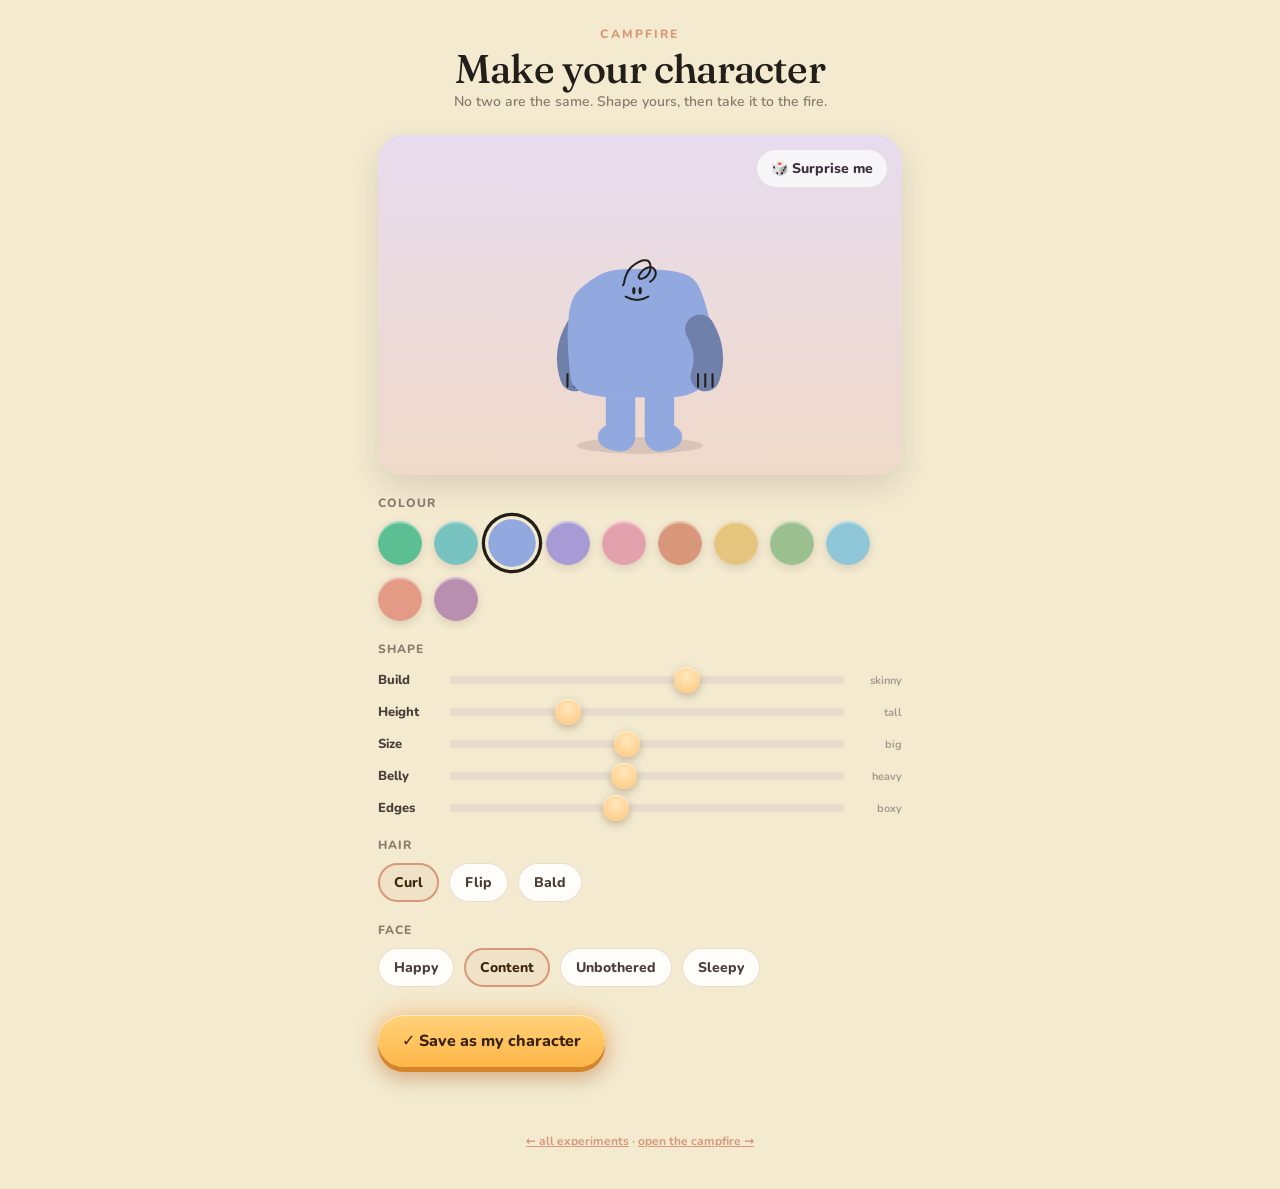
<file: experiments/character-creator/index.html>
<!doctype html>
<html lang="en">
<head>
<meta charset="utf-8">
<meta name="viewport" content="width=device-width,initial-scale=1,viewport-fit=cover">
<title>Make your character</title>
<meta name="description" content="Customize your Campfire character: shape, size, colour, hair and face.">
<meta name="color-scheme" content="light">
<link rel="apple-touch-icon" href="img/icon-180.png">
<link rel="icon" href="img/icon-192.png">
<link rel="manifest" href="manifest.json">
<link rel="preconnect" href="https://fonts.googleapis.com">
<link rel="preconnect" href="https://fonts.gstatic.com" crossorigin>
<link href="https://fonts.googleapis.com/css2?family=Fraunces:ital,opsz,wght@0,9..144,400;0,9..144,500;1,9..144,400&family=Nunito:wght@600;700;800&display=swap" rel="stylesheet">
<style>
:root{
  --jade:#5cbf93;--rose:#e3a0ad;--peri:#92a9e0;--lav:#a79bd6;--clay:#d9977a;--butter:#e6c67e;--teal:#78c3bf;
  --ink:#221e1a;--paper:#f3ead0;--card:#fffdf9;--line:#e6dccd;--mut:#8a7c6c;--dim:#a99c8c;
  --disp:"Fraunces",Georgia,serif;--sans:"Nunito",system-ui,sans-serif;
  --gut:max(18px,env(safe-area-inset-left));
}
*{box-sizing:border-box;margin:0;padding:0;-webkit-tap-highlight-color:transparent}
body{background:var(--paper);color:var(--ink);font-family:var(--sans);font-weight:700;-webkit-font-smoothing:antialiased}
.wrap{max-width:560px;margin:0 auto;padding:0 var(--gut) calc(env(safe-area-inset-bottom) + 40px)}
header{padding:calc(env(safe-area-inset-top) + 26px) 0 6px;text-align:center}
.eyebrow{font-size:12px;font-weight:800;letter-spacing:.18em;text-transform:uppercase;color:var(--clay)}
h1{font-family:var(--disp);font-weight:500;font-size:clamp(28px,8vw,40px);line-height:1.05;letter-spacing:-.02em;margin:6px 0 2px}
.sub{color:var(--mut);font-size:14px;font-weight:600}

/* preview */
.stage{margin:18px 0 20px;border-radius:26px;height:340px;position:relative;overflow:hidden;
  background:linear-gradient(180deg,#e7dcee 0%,#efd9c9 100%);box-shadow:0 12px 30px rgba(70,50,60,.14)}
#cv{position:absolute;inset:0;width:100%;height:100%}
.dice{position:absolute;top:14px;right:14px;z-index:2;font-family:var(--sans);font-weight:800;font-size:14px;color:#3a2f3a;
  border:0;padding:10px 15px;border-radius:999px;background:rgba(255,255,255,.72);box-shadow:inset 0 0 0 1px rgba(90,70,90,.14);cursor:pointer;
  transition:transform .12s,filter .12s}
.dice:active{transform:scale(.94)}

/* controls */
.group{margin:20px 0}
.glabel{font-size:12px;font-weight:800;letter-spacing:.08em;text-transform:uppercase;color:var(--mut);margin-bottom:10px}
.swatches{display:flex;flex-wrap:wrap;gap:12px}
.sw{width:44px;height:44px;border-radius:50%;border:0;cursor:pointer;box-shadow:inset 0 2px 0 rgba(255,255,255,.4),0 3px 8px rgba(60,40,30,.14);
  transition:transform .12s,box-shadow .12s}
.sw[aria-pressed="true"]{transform:scale(1.08);box-shadow:0 0 0 3px var(--paper),0 0 0 6px var(--ink)}
.sw:active{transform:scale(.95)}

.slider{display:flex;align-items:center;gap:14px;margin:14px 0}
.slider .nm{flex:0 0 58px;font-size:13px;font-weight:800;color:#4a3f36}
input[type=range]{flex:1;-webkit-appearance:none;appearance:none;height:8px;border-radius:999px;background:#e7dccb;outline:none}
input[type=range]::-webkit-slider-thumb{-webkit-appearance:none;width:26px;height:26px;border-radius:50%;cursor:pointer;
  background:radial-gradient(circle at 50% 36%,#ffe8ba,#ffc67e);box-shadow:0 3px 8px rgba(80,45,20,.3),inset 0 1px 0 rgba(255,255,255,.6)}
input[type=range]::-moz-range-thumb{width:26px;height:26px;border:0;border-radius:50%;cursor:pointer;
  background:radial-gradient(circle at 50% 36%,#ffe8ba,#ffc67e);box-shadow:0 3px 8px rgba(80,45,20,.3)}
.ends{flex:0 0 auto;font-size:11px;font-weight:700;color:var(--dim);width:44px;text-align:right}

.chips{display:flex;flex-wrap:wrap;gap:10px}
.chip{font-family:var(--sans);font-weight:800;font-size:14px;color:#4a3f36;border:0;cursor:pointer;
  padding:10px 16px;border-radius:999px;background:var(--card);box-shadow:inset 0 0 0 1px var(--line);transition:transform .12s}
.chip[aria-pressed="true"]{background:#efe2c6;box-shadow:inset 0 0 0 2px var(--clay);color:#3a2708}
.chip:active{transform:scale(.95)}

.actions{display:flex;gap:12px;margin-top:28px;align-items:center;flex-wrap:wrap}
.btn-primary{font-family:var(--sans);font-weight:800;font-size:16px;color:#3a2208;border:0;padding:15px 24px;border-radius:999px;cursor:pointer;
  display:inline-flex;align-items:center;gap:9px;
  background:linear-gradient(180deg,#ffd27a,#ffb648);
  box-shadow:0 5px 0 #d4852a,0 0 22px 2px rgba(255,150,60,.45),0 12px 20px rgba(110,55,15,.26),inset 0 1px 0 rgba(255,255,255,.55);
  transition:transform .09s,box-shadow .09s,filter .12s}
.btn-primary:active{transform:translateY(3px);box-shadow:0 2px 0 #d4852a,0 0 18px 2px rgba(255,150,60,.4),0 6px 12px rgba(110,55,15,.24),inset 0 1px 0 rgba(255,255,255,.55);filter:brightness(1.03)}
.saved{font-family:var(--disp);font-style:italic;font-size:15px;color:#5a7d57;opacity:0;transition:opacity .4s;min-height:22px;margin-top:14px}
.saved.show{opacity:1}
.saved a{color:var(--clay);font-style:normal;font-weight:800;text-decoration:none;border-bottom:2px solid rgba(217,151,122,.4)}
footer{margin-top:30px;font-size:12px;color:var(--dim);text-align:center}
footer a{color:var(--clay)}
</style>
</head>
<body>
<div class="wrap">
  <header>
    <div class="eyebrow">Campfire</div>
    <h1>Make your character</h1>
    <div class="sub">No two are the same. Shape yours, then take it to the fire.</div>
  </header>

  <div class="stage">
    <canvas id="cv"></canvas>
    <button class="dice" id="dice">🎲 Surprise me</button>
  </div>

  <div class="group">
    <div class="glabel">Colour</div>
    <div class="swatches" id="swatches"></div>
  </div>

  <div class="group">
    <div class="glabel">Shape</div>
    <div class="slider"><span class="nm">Build</span><input type="range" id="bodyW" min="0.72" max="1.18" step="0.01"><span class="ends">skinny</span></div>
    <div class="slider"><span class="nm">Height</span><input type="range" id="bodyH" min="0.92" max="1.2" step="0.01"><span class="ends">tall</span></div>
    <div class="slider"><span class="nm">Size</span><input type="range" id="bodyScale" min="0.8" max="1.25" step="0.01"><span class="ends">big</span></div>
    <div class="slider"><span class="nm">Belly</span><input type="range" id="pear" min="0" max="0.32" step="0.01"><span class="ends">heavy</span></div>
    <div class="slider"><span class="nm">Edges</span><input type="range" id="exp" min="2.2" max="3.4" step="0.05"><span class="ends">boxy</span></div>
  </div>

  <div class="group">
    <div class="glabel">Hair</div>
    <div class="chips" id="hair"></div>
  </div>

  <div class="group">
    <div class="glabel">Face</div>
    <div class="chips" id="mood"></div>
  </div>

  <div class="actions">
    <button class="btn-primary" id="save">✓ Save as my character</button>
  </div>
  <div class="saved" id="saved"></div>

  <footer><a href="../../">← all experiments</a> · <a href="../campfire/">open the campfire →</a></footer>
</div>

<script>
'use strict';
const cv=document.getElementById('cv'), ctx=cv.getContext('2d');
const INK='#221e1a';
const COLORS=['#5cbf93','#78c3bf','#92a9e0','#a79bd6','#e3a0ad','#d9977a','#e6c67e','#9bbf8f','#8fc7d8','#e39b86','#b98fb0'];
function shade(hex,f){const n=parseInt(hex.slice(1),16);let r=(n>>16)&255,g=(n>>8)&255,b=n&255;r=Math.round(r*f);g=Math.round(g*f);b=Math.round(b*f);return '#'+((1<<24)+(r<<16)+(g<<8)+b).toString(16).slice(1);}

const HAIR=[
  [[0.0,0.0],[0.436,-0.508],[0.654,-2.324],[1.598,-5.229],[2.905,-7.262],[5.011,-9.223],[7.843,-10.748],[9.078,-11.038],[10.24,-11.038],[11.038,-10.748],[11.547,-10.312],[12.055,-9.223],[12.128,-8.206]],
  [[11.983,-8.061],[10.312,-7.698],[8.497,-6.391],[7.117,-4.575],[6.899,-3.849],[6.972,-3.268],[7.553,-2.832],[8.497,-2.832],[10.167,-3.704],[11.111,-4.72],[11.765,-5.882],[12.128,-7.044],[12.128,-7.843]],
  [[12.346,-7.916],[12.999,-7.843],[13.798,-7.19],[14.379,-6.1],[14.452,-5.156],[14.306,-4.285],[13.725,-3.123],[12.781,-2.106],[11.983,-1.598]]
];
const HAIR_FLIP=HAIR.map(seg=>seg.map(([x,y])=>[14.45-x,y]));
function drawHair(style,hx,hy,s){
  if(style==='none') return;
  const segs = style==='flip' ? HAIR_FLIP : HAIR;
  ctx.strokeStyle=INK;ctx.lineWidth=0.9*s;ctx.lineCap='round';ctx.lineJoin='round';
  for(const P of segs){
    ctx.beginPath();
    ctx.moveTo(hx+P[0][0]*s, hy+P[0][1]*s);
    for(let i=1;i<P.length-1;i++){ const mx=hx+(P[i][0]+P[i+1][0])/2*s, my=hy+(P[i][1]+P[i+1][1])/2*s; ctx.quadraticCurveTo(hx+P[i][0]*s,hy+P[i][1]*s,mx,my); }
    const n=P.length-1; ctx.quadraticCurveTo(hx+P[n][0]*s,hy+P[n][1]*s,hx+P[n][0]*s,hy+P[n][1]*s);
    ctx.stroke();
  }
}
function blobPath(cx,cy,rx,ry,seed,pear,exp){
  pear=pear||0; const n=16, EXP=exp||2.7, p=2/EXP, pts=[];
  for(let i=0;i<n;i++){ const a=i/n*Math.PI*2-Math.PI/2; const ca=Math.cos(a), sa=Math.sin(a);
    const sx=Math.sign(ca)*Math.pow(Math.abs(ca),p), sy=Math.sign(sa)*Math.pow(Math.abs(sa),p);
    const wob=1+Math.sin(seed*3.1+i*1.7)*0.045+Math.cos(seed*1.9+i*2.3)*0.03;
    const xr=rx*(1+pear*sy), yr=ry*(sy>0?1.01:0.99);
    pts.push([cx+sx*xr*wob, cy+sy*yr*wob]); }
  const mid=(p,q)=>[(p[0]+q[0])/2,(p[1]+q[1])/2];
  ctx.beginPath(); const st=mid(pts[n-1],pts[0]); ctx.moveTo(st[0],st[1]);
  for(let i=0;i<n;i++){ const c=pts[i], nx=pts[(i+1)%n], m=mid(c,nx); ctx.quadraticCurveTo(c[0],c[1],m[0],m[1]); }
  ctx.closePath();
}

function drawCharacter(a, cx, by, s, now){
  const col=a.color, dark=shade(a.color,0.76);
  const breath=Math.sin(now/760);
  const bob=breath*1.3*s;
  const bw=66*s*a.bodyW, bh=58*s*a.bodyH;
  const legH=18*s, botY=by-legH, topY=botY-bh;
  const faceY=topY+bh*0.145+bob, fcx=cx-bw*0.02;
  const sq=1+breath*0.035;
  const limb=(x1,y1,x2,y2,w,c)=>{ctx.strokeStyle=c;ctx.lineCap='round';ctx.lineWidth=w;ctx.beginPath();ctx.moveTo(x1,y1);ctx.lineTo(x2,y2);ctx.stroke();};
  const hand=(x,y)=>{ctx.strokeStyle=INK;ctx.lineWidth=0.9*s;ctx.lineCap='round';for(let i=-1;i<=1;i++){ctx.beginPath();ctx.moveTo(x+i*3.2*s,y-1*s);ctx.lineTo(x+i*3.2*s,y+4.5*s);ctx.stroke();}};
  const armHang=(sx,sy,hy,bow,c)=>{ctx.strokeStyle=c;ctx.lineCap='round';ctx.lineWidth=13*s;ctx.beginPath();ctx.moveTo(sx,sy);ctx.quadraticCurveTo(sx+bow,(sy+hy)/2,sx+bow*0.4,hy);ctx.stroke();return [sx+bow*0.4,hy];};
  const shoulderY=topY+bh*0.46, handY=topY+bh*0.82, footH=6*s;
  // shadow
  ctx.fillStyle='rgba(60,40,40,.12)';ctx.beginPath();ctx.ellipse(cx,by+2*s,bw*0.42,3.6*s,0,0,7);ctx.fill();
  // legs
  for(const sgn of [-1,1]){ const lx=cx+sgn*bw*0.13; limb(lx,botY-3*s,lx,by-footH*0.3,13*s,col); ctx.fillStyle=col;ctx.beginPath();ctx.ellipse(lx+sgn*2*s,by-footH*0.3,8*s,footH,0,0,7);ctx.fill(); }
  // back arm
  { const h=armHang(cx-bw*0.40,shoulderY,handY,-6*s,dark); hand(h[0],h[1]); }
  // body
  ctx.save();ctx.translate(cx,botY);ctx.scale(1,sq);ctx.translate(-cx,-botY);
  blobPath(cx,topY+bh*0.5,bw*0.5,bh*0.5,1.3,a.pear,a.exp);ctx.fillStyle=col;ctx.fill();ctx.restore();
  // front arm
  { const h=armHang(cx+bw*0.40,shoulderY,handY,6*s,dark); hand(h[0],h[1]); }
  // face
  const eyeDx=bw*0.021, my=faceY+bh*0.05, mood=a.mood;
  ctx.strokeStyle=INK;ctx.fillStyle=INK;ctx.lineWidth=0.9*s;ctx.lineCap='round';ctx.lineJoin='round';
  if(mood==='happy'){ for(const ex of [-eyeDx,eyeDx]){ctx.beginPath();ctx.moveTo(fcx+ex-2.4*s,faceY+1*s);ctx.quadraticCurveTo(fcx+ex,faceY-2.2*s,fcx+ex+2.4*s,faceY+1*s);ctx.stroke();} }
  else if(mood==='sleepy'){ for(const ex of [-eyeDx,eyeDx]){ctx.beginPath();ctx.moveTo(fcx+ex-2.4*s,faceY);ctx.quadraticCurveTo(fcx+ex,faceY+1.8*s,fcx+ex+2.4*s,faceY);ctx.stroke();} }
  else { for(const ex of [-eyeDx,eyeDx]){ctx.beginPath();ctx.ellipse(fcx+ex,faceY,0.72*s,1.6*s,0,0,7);ctx.fill();} }
  ctx.beginPath();
  if(mood==='happy'){ctx.moveTo(fcx-6.5*s,my-1.2*s);ctx.quadraticCurveTo(fcx,my+4.2*s,fcx+6.5*s,my-1.2*s);}
  else if(mood==='content'){ctx.moveTo(fcx-5*s,my-0.3*s);ctx.quadraticCurveTo(fcx,my+2.6*s,fcx+5*s,my-0.3*s);}
  else if(mood==='sleepy'){ctx.moveTo(fcx-3*s,my+0.6*s);ctx.quadraticCurveTo(fcx,my+1.6*s,fcx+3*s,my+0.6*s);}
  else {ctx.moveTo(fcx-5*s,my-0.2*s);ctx.quadraticCurveTo(fcx+0.5*s,my+1.9*s,fcx+5*s,my-0.1*s);ctx.lineTo(fcx+6.2*s,my-3.2*s);}
  ctx.stroke();
  // hair
  drawHair(a.hair, cx-7.5*s, topY+6*s+bob, s);
}

// ---- state ----
const DEF={color:'#92a9e0',bodyScale:1.0,bodyW:1.0,bodyH:1.0,pear:0.14,exp:2.7,hair:'curl',mood:'content'};
let cfg=Object.assign({},DEF);
try{ const sv=JSON.parse(localStorage.getItem('campfire:you')||'null'); if(sv) cfg=Object.assign(cfg,sv); }catch(e){}

// ---- canvas sizing + loop ----
let W=0,H=0,DPR=1;
function fit(){ DPR=Math.min(2,devicePixelRatio||1); const r=cv.getBoundingClientRect(); W=r.width;H=r.height; cv.width=W*DPR;cv.height=H*DPR; ctx.setTransform(DPR,0,0,DPR,0,0); }
addEventListener('resize',fit);
function loop(now){ ctx.clearRect(0,0,W,H); const s=Math.min(W,H)/150; drawCharacter(cfg, W/2, H*0.9, s, now||0); requestAnimationFrame(loop); }

// ---- build controls ----
const sw=document.getElementById('swatches');
COLORS.forEach(c=>{ const b=document.createElement('button'); b.className='sw'; b.style.background=c; b.dataset.c=c;
  b.setAttribute('aria-pressed', c===cfg.color); b.setAttribute('aria-label','colour '+c);
  b.onclick=()=>{ cfg.color=c; [...sw.children].forEach(x=>x.setAttribute('aria-pressed',x.dataset.c===c)); };
  sw.appendChild(b); });

function bindSlider(id){ const el=document.getElementById(id); el.value=cfg[id]; el.oninput=()=>{ cfg[id]=+el.value; }; }
['bodyW','bodyH','bodyScale','pear','exp'].forEach(bindSlider);

function chipGroup(hostId, key, opts){ const host=document.getElementById(hostId);
  opts.forEach(([val,label])=>{ const b=document.createElement('button'); b.className='chip'; b.textContent=label; b.dataset.v=val;
    b.setAttribute('aria-pressed', val===cfg[key]);
    b.onclick=()=>{ cfg[key]=val; [...host.children].forEach(x=>x.setAttribute('aria-pressed',x.dataset.v===val)); };
    host.appendChild(b); }); }
chipGroup('hair','hair',[['curl','Curl'],['flip','Flip'],['none','Bald']]);
chipGroup('mood','mood',[['happy','Happy'],['content','Content'],['neutral','Unbothered'],['sleepy','Sleepy']]);

// ---- dice ----
const rand=(a,b)=>a+Math.random()*(b-a), pick=a=>a[Math.floor(Math.random()*a.length)];
document.getElementById('dice').onclick=()=>{
  cfg.color=pick(COLORS); cfg.bodyW=+rand(0.74,1.16).toFixed(2); cfg.bodyH=+rand(0.94,1.18).toFixed(2);
  cfg.bodyScale=+rand(0.85,1.2).toFixed(2); cfg.pear=+rand(0.05,0.28).toFixed(2); cfg.exp=+rand(2.3,3.2).toFixed(2);
  cfg.hair=pick(['curl','curl','flip','none']); cfg.mood=pick(['happy','content','content','neutral','sleepy']);
  syncControls();
};
function syncControls(){
  [...sw.children].forEach(x=>x.setAttribute('aria-pressed',x.dataset.c===cfg.color));
  ['bodyW','bodyH','bodyScale','pear','exp'].forEach(id=>document.getElementById(id).value=cfg[id]);
  [...document.getElementById('hair').children].forEach(x=>x.setAttribute('aria-pressed',x.dataset.v===cfg.hair));
  [...document.getElementById('mood').children].forEach(x=>x.setAttribute('aria-pressed',x.dataset.v===cfg.mood));
}

// ---- save ----
document.getElementById('save').onclick=()=>{
  try{ localStorage.setItem('campfire:you', JSON.stringify(cfg)); }catch(e){}
  const s=document.getElementById('saved');
  s.innerHTML='Saved. <a href="../campfire/">Take it to the campfire →</a>';
  s.classList.add('show');
};

fit(); requestAnimationFrame(loop);
if('serviceWorker' in navigator) navigator.serviceWorker.register('sw.js').catch(()=>{});
</script>
</body>
</html>
</file>
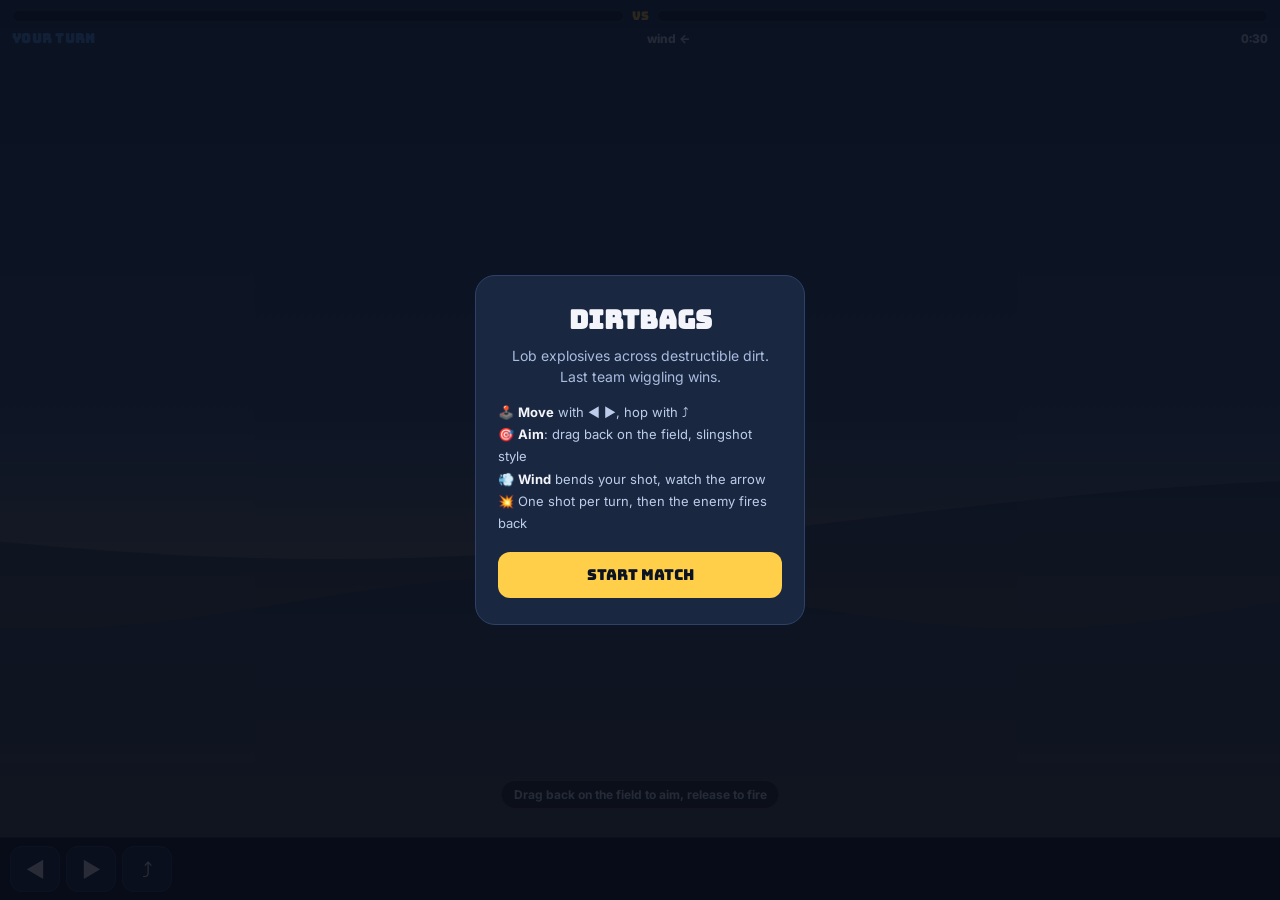
<file: experiments/dirtbags/index.html>
<!doctype html>
<html lang="en">
<head>
<meta charset="utf-8">
<meta name="viewport" content="width=device-width,initial-scale=1,maximum-scale=1,user-scalable=no,viewport-fit=cover">
<title>Dirtbags</title>
<meta name="description" content="Turn-based artillery worms with destructible terrain, wind, and an AI. Fully offline.">
<meta name="theme-color" content="#1a2740">
<meta name="apple-mobile-web-app-capable" content="yes">
<meta name="mobile-web-app-capable" content="yes">
<meta name="apple-mobile-web-app-title" content="Dirtbags">
<link rel="apple-touch-icon" href="img/icon-180.png">
<link rel="icon" href="img/icon-192.png">
<link rel="manifest" href="manifest.json">
<link rel="preconnect" href="https://fonts.googleapis.com">
<link rel="preconnect" href="https://fonts.gstatic.com" crossorigin>
<link href="https://fonts.googleapis.com/css2?family=Bungee&family=Inter:wght@600;700;800&display=swap" rel="stylesheet">
<style>
:root{--ink:#f3f5fb;--blue:#4ea3ff;--red:#ff5d5d;--amber:#ffcf4a;--disp:"Bungee",system-ui,sans-serif;--body:"Inter",system-ui,sans-serif}
*{box-sizing:border-box;margin:0;padding:0;-webkit-tap-highlight-color:transparent;-webkit-user-select:none;user-select:none}
html,body{height:100%;overflow:hidden;background:#0c1322;font-family:var(--body);color:var(--ink);touch-action:none;overscroll-behavior:none}
#app{position:fixed;inset:0;display:flex;flex-direction:column}
button{font:inherit;color:inherit;background:none;border:0;cursor:pointer}
#cv{display:block;flex:1;width:100%;touch-action:none}

/* top HUD */
#hud{position:absolute;top:0;left:0;right:0;padding:calc(env(safe-area-inset-top) + 8px) 12px 8px;pointer-events:none;z-index:2}
.bars{display:flex;align-items:center;gap:8px}
.bar{flex:1;height:12px;border-radius:7px;background:rgba(0,0,0,.4);overflow:hidden;border:1px solid rgba(255,255,255,.14)}
.bar i{display:block;height:100%;transition:width .3s ease}
.bar.b i{background:linear-gradient(90deg,#2f7fd6,var(--blue))}
.bar.r i{float:right;background:linear-gradient(90deg,var(--red),#d63a3a)}
.vs{font-family:var(--disp);font-size:12px;color:var(--amber)}
.info{display:flex;align-items:center;justify-content:space-between;margin-top:6px;font-weight:800;font-size:12px}
.turn{font-family:var(--disp);font-size:13px;letter-spacing:.02em}
.turn.b{color:var(--blue)}.turn.r{color:var(--red)}
.wind{display:flex;align-items:center;gap:4px;color:#cfe0ff}
.timer{font-variant-numeric:tabular-nums;color:#cfe0ff}

/* controls */
#ctrls{display:flex;align-items:center;gap:8px;padding:8px 10px calc(env(safe-area-inset-bottom) + 8px);background:#131d31;border-top:1px solid #24355a;z-index:2}
.move{display:flex;gap:6px}
.cbtn{width:50px;height:46px;border-radius:12px;background:#223253;display:flex;align-items:center;justify-content:center;font-size:21px;border:1px solid #31456e}
.cbtn:active{background:#2c4069}
.cbtn.wide{flex:1;min-width:0}
.weps{display:flex;gap:6px;flex:1;justify-content:flex-end}
.wep{position:relative;width:48px;height:46px;border-radius:12px;background:#223253;border:1px solid #31456e;display:flex;flex-direction:column;align-items:center;justify-content:center;font-size:19px;line-height:1}
.wep small{font-size:8px;font-weight:800;color:#9fb3d9;letter-spacing:.02em;margin-top:1px}
.wep.on{background:var(--amber);border-color:var(--amber);color:#1a1200}
.wep.on small{color:#4a3600}

/* banners / overlay */
.banner{position:absolute;left:50%;top:38%;transform:transl(-50%,-50%);transform:translateX(-50%);font-family:var(--disp);font-size:30px;color:#fff;text-shadow:0 3px 0 rgba(0,0,0,.4);pointer-events:none;opacity:0;z-index:3}
.banner.show{animation:bannerp 1.4s ease forwards}
@keyframes bannerp{0%{opacity:0;transform:translateX(-50%) scale(.6)}15%{opacity:1;transform:translateX(-50%) scale(1)}80%{opacity:1}100%{opacity:0}}
#hint{position:absolute;left:50%;bottom:92px;transform:translateX(-50%);font-size:12px;font-weight:700;color:#cfe0ff;background:rgba(0,0,0,.4);padding:6px 12px;border-radius:999px;z-index:2;pointer-events:none;transition:opacity .3s}
.modal{position:fixed;inset:0;background:rgba(6,10,20,.85);z-index:10;display:none;align-items:center;justify-content:center;padding:24px}
.modal.show{display:flex}
.card{background:#1a2740;border:1px solid #2d4269;border-radius:20px;padding:26px 22px;max-width:330px;text-align:center}
.card h1{font-family:var(--disp);font-size:26px;margin-bottom:8px}
.card h1.b{color:var(--blue)}.card h1.r{color:var(--red)}
.card p{color:#a9bde0;font-size:14px;line-height:1.5}
.card button{margin-top:18px;width:100%;padding:13px;border-radius:12px;font-family:var(--disp);font-size:15px;color:#0c1322;background:var(--amber)}
.card .how{text-align:left;font-size:13px;color:#bcccea;margin-top:14px;line-height:1.7}
.card .how b{color:var(--ink)}
</style>
</head>
<body>
<div id="app">
  <canvas id="cv"></canvas>
  <div id="hud">
    <div class="bars">
      <div class="bar b"><i id="hpB" style="width:100%"></i></div>
      <span class="vs">VS</span>
      <div class="bar r"><i id="hpR" style="width:100%"></i></div>
    </div>
    <div class="info">
      <span class="turn b" id="turnLbl">Your turn</span>
      <span class="wind" id="windLbl">wind →</span>
      <span class="timer" id="timer">0:30</span>
    </div>
  </div>
  <div id="hint">Drag back on the field to aim, release to fire</div>
  <div class="banner" id="banner"></div>
  <div id="ctrls">
    <div class="move">
      <button class="cbtn" id="mL">◀</button>
      <button class="cbtn" id="mR">▶</button>
      <button class="cbtn" id="mJ">⤴</button>
    </div>
    <div class="weps" id="weps"></div>
  </div>
</div>

<div class="modal show" id="start"><div class="card">
  <h1>Dirtbags</h1>
  <p>Lob explosives across destructible dirt. Last team wiggling wins.</p>
  <div class="how">
    <div>🕹️ <b>Move</b> with ◀ ▶, hop with ⤴</div>
    <div>🎯 <b>Aim</b>: drag back on the field, slingshot style</div>
    <div>💨 <b>Wind</b> bends your shot, watch the arrow</div>
    <div>💥 One shot per turn, then the enemy fires back</div>
  </div>
  <button id="startBtn">Start match</button>
</div></div>
<div class="modal" id="over"><div class="card">
  <h1 id="overTitle">Victory</h1>
  <p id="overText"></p>
  <button id="rematch">Rematch</button>
</div></div>

<script>
'use strict';
const cv=document.getElementById('cv'),ctx=cv.getContext('2d');
let W=0,H=0,DPR=1;
let tcan=document.createElement('canvas'),tctx=tcan.getContext('2d');
let solid=null; // Uint8 per CSS px: 1 solid
const $=s=>document.getElementById(s);

// ---------- config ----------
const G=560, MOVE=80, JUMP=235, R=9, CLIMB=16, FALL_T=430;
const WEPS={
  bazooka:{name:'Bazooka',ic:'🚀',r:36,dmg:48,wind:1,kick:160,fuse:0,bounce:0,trail:'#ffd27a'},
  grenade:{name:'Grenade',ic:'💣',r:44,dmg:58,wind:.25,kick:180,fuse:3,bounce:.5,trail:'#d4f3ff'},
  cluster:{name:'Cluster',ic:'🧨',r:30,dmg:28,wind:.8,kick:120,fuse:0,bounce:0,cluster:5,trail:'#ffb0a0'},
};
const WORDER=['bazooka','grenade','cluster'];
let curWep='bazooka';

// ---------- state ----------
let worms=[], teams=[{color:'#4ea3ff',name:'You',human:true,cur:0},{color:'#ff5d5d',name:'Reds',human:false,cur:0}];
let turnTeam=0, active=null, phase='idle', wind=0, projectiles=[], particles=[], shake=0;
let timerLeft=30, firedThisTurn=false, settleT=0;
let moveDir=0;

function resize(){
  DPR=Math.min(2,window.devicePixelRatio||1);
  W=Math.floor(cv.clientWidth); H=Math.floor(cv.clientHeight);
  cv.width=W*DPR; cv.height=H*DPR; ctx.setTransform(DPR,0,0,DPR,0,0);
  tcan.width=W; tcan.height=H;
}

// ---------- terrain ----------
const solidAt=(x,y)=>{x|=0;y|=0; if(x<0||x>=W||y<0||y>=H) return false; return solid[y*W+x]===1;};
function genTerrain(){
  solid=new Uint8Array(W*H);
  const base=H*0.50;
  const oct=[{a:H*0.14,f:1.1},{a:H*0.08,f:2.3},{a:H*0.045,f:4.7},{a:H*0.022,f:9.1}];
  const ph=oct.map(()=>Math.random()*Math.PI*2);
  const tilt=(Math.random()-0.5)*H*0.12;
  const hm=new Float32Array(W);
  for(let x=0;x<W;x++){
    let y=base+tilt*(x/W-0.5)*2;
    for(let i=0;i<oct.length;i++)y+=Math.sin(x/W*Math.PI*2*oct[i].f+ph[i])*oct[i].a;
    hm[x]=Math.max(H*0.26,Math.min(H*0.92,y));
  }
  for(let x=0;x<W;x++){const top=hm[x]|0;for(let y=top;y<H;y++)solid[y*W+x]=1;}
  drawTerrain(hm);
  return hm;
}
function drawTerrain(hm){
  tctx.clearRect(0,0,W,H);
  // dirt body gradient per column
  for(let x=0;x<W;x++){
    const top=hm[x];
    const g=tctx.createLinearGradient(0,top,0,H);
    g.addColorStop(0,'#7a4a24');g.addColorStop(.12,'#6b3f1e');g.addColorStop(1,'#3c2412');
    tctx.fillStyle=g;tctx.fillRect(x,top,1,H-top);
  }
  // grass cap
  tctx.strokeStyle='#5fbf4a';tctx.lineWidth=5;tctx.beginPath();
  for(let x=0;x<W;x++){const y=hm[x];if(x===0)tctx.moveTo(x,y);else tctx.lineTo(x,y);}
  tctx.stroke();
  tctx.strokeStyle='#4aa038';tctx.lineWidth=2;tctx.beginPath();
  for(let x=0;x<W;x++){const y=hm[x]+3.5;if(x===0)tctx.moveTo(x,y);else tctx.lineTo(x,y);}
  tctx.stroke();
}
function carve(cx,cy,r){
  cx|=0;cy|=0;r|=0;
  for(let y=Math.max(0,cy-r);y<Math.min(H,cy+r);y++){const dy=y-cy;for(let x=Math.max(0,cx-r);x<Math.min(W,cx+r);x++){const dx=x-cx;if(dx*dx+dy*dy<=r*r)solid[y*W+x]=0;}}
  tctx.save();tctx.globalCompositeOperation='destination-out';tctx.beginPath();tctx.arc(cx,cy,r,0,7);tctx.fill();tctx.restore();
  tctx.save();tctx.globalCompositeOperation='source-atop';tctx.fillStyle='rgba(0,0,0,.22)';tctx.beginPath();tctx.arc(cx,cy,r+3,0,7);tctx.fill();tctx.restore();
}

// ---------- worms ----------
function spawnWorms(){
  worms=[]; const per=3;
  for(let t=0;t<2;t++){
    for(let i=0;i<per;i++){
      const x=t===0? W*(0.08+0.12*i)+rand(-10,10) : W*(0.92-0.12*i)+rand(-10,10);
      const w={team:t,x:clamp(x,20,W-20),y:0,vx:0,vy:0,hp:100,alive:true,onGround:false,name:(t===0?'B':'R')+(i+1)};
      // drop onto terrain
      let yy=0;while(yy<H&&!solidAt(w.x,yy))yy++; w.y=Math.max(R+2,yy-R);
      worms.push(w);
    }
  }
}
function teamWorms(t){return worms.filter(w=>w.team===t&&w.alive);}
function teamHp(t){return worms.filter(w=>w.team===t).reduce((a,w)=>a+Math.max(0,w.hp),0);}

// ---------- physics ----------
function surfaceStep(x,feetY){
  // return the surface y (first solid) within CLIMB window around feetY, else -1
  const lo=Math.max(0,(feetY-CLIMB)|0), hi=Math.min(H-1,(feetY+CLIMB)|0);
  for(let y=lo;y<=hi;y++) if(solidAt(x,y)) return y;
  return -1;
}
function wormPhysics(w,dt){
  if(!w.alive)return;
  if(w.onGround && w===active && moveDir!==0 && phase==='aim'){
    const nx=clamp(w.x+moveDir*MOVE*dt, R, W-R);
    const s=surfaceStep(nx|0, w.y+R);
    if(s>=0){ w.x=nx; w.y=s-R; }
    else { // cliff: start falling
      w.x=nx; w.onGround=false; w.vy=0; w.vx=moveDir*40;
    }
  }
  if(!w.onGround){
    w.vy+=G*dt; w.x=clamp(w.x+w.vx*dt,R,W-R); w.y+=w.vy*dt;
    // land?
    if(solidAt(w.x, w.y+R)){
      let yy=(w.y+R)|0; while(yy>0&&solidAt(w.x,yy))yy--; w.y=yy-R;
      const impact=w.vy; w.vy=0; w.vx=0; w.onGround=true;
      if(impact>FALL_T){ w.hp-=Math.round((impact-FALL_T)/13); if(w.hp<=0)killWorm(w); }
    } else if(w.y>H+30){ killWorm(w,true); }
  } else {
    // keep sitting on ground if it was carved away
    if(!solidAt(w.x, w.y+R+1)) w.onGround=false;
  }
}
function jump(){ if(active&&active.onGround&&phase==='aim'){ active.onGround=false; active.vy=-JUMP; active.vx=(moveDir||(active.team===0?1:-1))*70; } }
function killWorm(w,water){ if(!w.alive)return; w.alive=false; w.hp=0; puff(w.x,w.y,water?'#7fb0ff':'#fff',18); }

// ---------- projectiles ----------
function fire(w,vx,vy,wep){
  projectiles.push({x:w.x,y:w.y-R-2,vx,vy,wep,fuse:WEPS[wep].fuse,born:performance.now(),bomblet:false});
  firedThisTurn=true; phase='fly'; hideHint();
}
function explode(x,y,wep,bomblet){
  const W_=WEPS[wep]; const r=bomblet?20:W_.r, dmg=bomblet?18:W_.dmg, kick=bomblet?90:W_.kick;
  carve(x,y,r); shake=Math.min(16,shake+r*0.3);
  flash(x,y,r);
  for(const wm of worms){ if(!wm.alive)continue; const dx=wm.x-x,dy=wm.y-y,d=Math.hypot(dx,dy),R2=r+R;
    if(d<R2){ const f=1-d/R2; wm.hp-=Math.round(dmg*f);
      const a=Math.atan2(dy,dx)||(-Math.PI/2); wm.vx+=Math.cos(a)*kick*f; wm.vy+=Math.sin(a)*kick*f-kick*f*0.4; wm.onGround=false;
      if(wm.hp<=0)killWorm(wm); }
  }
  // cluster spawns bomblets
  if(W_.cluster&&!bomblet){ for(let i=0;i<W_.cluster;i++){const a=-Math.PI/2+rand(-0.9,0.9);const sp=rand(120,240);projectiles.push({x,y:y-4,vx:Math.cos(a)*sp,vy:Math.sin(a)*sp-80,wep,fuse:0,born:performance.now()+9999,bomblet:true});}}
}
function stepProjectile(p,dt){
  const W_=WEPS[p.wep]; const steps=6; const sdt=dt/steps;
  for(let s=0;s<steps;s++){
    p.vy+=G*sdt; p.vx+=wind*W_.wind*sdt; p.x+=p.vx*sdt; p.y+=p.vy*sdt;
    particles.push({x:p.x,y:p.y,vx:0,vy:0,life:.3,born:performance.now(),col:W_.trail,sz:2,smoke:true});
    // walls
    if(p.x<2||p.x>W-2){ if(W_.bounce){p.vx*=-W_.bounce;p.x=clamp(p.x,2,W-2);} }
    // worm hit
    for(const wm of worms){ if(!wm.alive)continue; if(Math.hypot(wm.x-p.x,wm.y-p.y)<R+3){ explode(p.x,p.y,p.wep,p.bomblet); return false; } }
    // terrain
    if(solidAt(p.x,p.y)){
      if(W_.bounce && p.fuse>0){ // grenade bounces
        // reflect using local normal estimate
        const nx=(solidAt(p.x-2,p.y)?1:0)-(solidAt(p.x+2,p.y)?1:0);
        const ny=(solidAt(p.x,p.y-2)?1:0)-(solidAt(p.x,p.y+2)?1:0);
        const nl=Math.hypot(nx,ny)||1; const ux=nx/nl,uy=ny/nl;
        const dot=p.vx*ux+p.vy*uy; p.vx=(p.vx-2*dot*ux)*W_.bounce; p.vy=(p.vy-2*dot*uy)*W_.bounce;
        p.x+=ux*3;p.y+=uy*3;
      } else { explode(p.x,p.y,p.wep,p.bomblet); return false; }
    }
    if(p.y>H+20) return false;
  }
  if(W_.fuse>0){ p.fuse-=dt; if(p.fuse<=0){ explode(p.x,p.y,p.wep,p.bomblet); return false; } }
  return true;
}

// ---------- particles ----------
function flash(x,y,r){ particles.push({x,y,r0:r,life:.4,born:performance.now(),flash:true});
  for(let i=0;i<14;i++){const a=rand(0,6.28),sp=rand(40,200);particles.push({x,y,vx:Math.cos(a)*sp,vy:Math.sin(a)*sp-60,life:rand(.4,.9),born:performance.now(),col:i%2?'#ffcf4a':'#8a5a2a',sz:rand(2,4)});}}
function puff(x,y,col,n){for(let i=0;i<n;i++){const a=rand(0,6.28),sp=rand(20,120);particles.push({x,y,vx:Math.cos(a)*sp,vy:Math.sin(a)*sp-40,life:rand(.4,.8),born:performance.now(),col,sz:rand(2,4)});}}

// ---------- turns ----------
function startMatch(){
  resize(); const hm=genTerrain(); spawnWorms();
  turnTeam=0; teams[0].cur=-1; teams[1].cur=-1; projectiles=[]; particles=[]; phase='idle';
  $('over').classList.remove('show'); $('start').classList.remove('show');
  beginTurn();
}
function pickNext(t){ const list=worms.filter(w=>w.team===t&&w.alive); if(!list.length)return null;
  teams[t].cur=(teams[t].cur+1)%list.length; return list[teams[t].cur]; }
function beginTurn(){
  if(checkWin())return;
  active=pickNext(turnTeam);
  if(!active){ turnTeam=1-turnTeam; return beginTurn(); }
  wind=rand(-90,90); firedThisTurn=false; timerLeft=30; curWep='bazooka'; updWeps();
  phase=teams[turnTeam].human?'aim':'ai';
  banner((teams[turnTeam].human?'Your turn':'Reds move'));
  updHud();
  if(!teams[turnTeam].human){ setTimeout(aiThink, 900); }
  else showHint();
}
function endTurn(){ if(checkWin())return; turnTeam=1-turnTeam; beginTurn(); }
function checkWin(){
  const b=teamWorms(0).length, r=teamWorms(1).length;
  if(b>0&&r>0)return false;
  phase='over';
  const youWin=b>0;
  $('overTitle').textContent=youWin?'Victory':'Wiped out';
  $('overTitle').className=youWin?'b':'r';
  $('overText').textContent=youWin?'The Reds are mulch. Nicely lobbed.':'Your crew got buried. Run it back?';
  setTimeout(()=>$('over').classList.add('show'),700);
  return true;
}

// ---------- AI ----------
function aiThink(){
  if(phase!=='ai'||!active||!active.alive)return;
  const enemies=teamWorms(0); if(!enemies.length)return;
  let target=enemies[0],bd=1e9; for(const e of enemies){const d=Math.hypot(e.x-active.x,e.y-active.y);if(d<bd){bd=d;target=e;}}
  const wep=WEPS.bazooka; let best=null;
  for(let a=0;a<30;a++){ const ang=-Math.PI*0.97 + a*(Math.PI*0.94/29);
    for(let pw=140;pw<=560;pw+=35){ const vx=Math.cos(ang)*pw,vy=Math.sin(ang)*pw;
      const res=sim(active.x,active.y-R-2,vx,vy,wep); let d=Math.hypot(res.x-target.x,res.y-target.y);
      if(res.hitWorm&&res.hitWorm.team===1)d+=500;
      if(!best||d<best.d)best={d,vx,vy}; } }
  const nz=0.07+Math.random()*0.13;
  const vx=best.vx*(1+(Math.random()-.5)*nz), vy=best.vy*(1+(Math.random()-.5)*nz);
  // small aim telegraph then fire
  active.aimx=vx;active.aimy=vy;
  setTimeout(()=>{ if(phase==='ai'&&active&&active.alive) fire(active,vx,vy,'bazooka'); }, 500);
}
function sim(x,y,vx,vy,wep){
  let px=x,py=y,pvx=vx,pvy=vy; const dt=1/120;
  for(let i=0;i<1000;i++){ pvy+=G*dt; pvx+=wind*wep.wind*dt; px+=pvx*dt; py+=pvy*dt;
    if(py>H) return {x:px,y:py};
    for(const wm of worms){ if(wm.alive&&Math.hypot(wm.x-px,wm.y-py)<R+3) return {x:px,y:py,hitWorm:wm}; }
    if(px<0||px>W){ if(!wep.bounce) return {x:clamp(px,0,W),y:py}; }
    if(solidAt(px,py)) return {x:px,y:py};
  }
  return {x:px,y:py};
}

// ---------- input: aim ----------
let aiming=false, aimSx=0, aimSy=0, aimCx=0, aimCy=0;
function fieldPt(e){const r=cv.getBoundingClientRect();return{x:e.clientX-r.left,y:e.clientY-r.top};}
cv.addEventListener('pointerdown',e=>{
  if(phase!=='aim'||!active)return; e.preventDefault();
  aiming=true; const p=fieldPt(e); aimSx=p.x;aimSy=p.y;aimCx=p.x;aimCy=p.y; hideHint();
},{passive:false});
cv.addEventListener('pointermove',e=>{ if(!aiming)return; const p=fieldPt(e); aimCx=p.x;aimCy=p.y; },{passive:false});
cv.addEventListener('pointerup',e=>{
  if(!aiming)return; aiming=false;
  const dx=aimSx-aimCx, dy=aimSy-aimCy, dist=Math.hypot(dx,dy);
  if(dist<14||phase!=='aim'||!active)return;
  const pow=Math.min(560, dist*3.4);
  const a=Math.atan2(dy,dx);
  fire(active, Math.cos(a)*pow, Math.sin(a)*pow, curWep);
});
function aimVel(){const dx=aimSx-aimCx,dy=aimSy-aimCy,dist=Math.hypot(dx,dy);const pow=Math.min(560,dist*3.4);const a=Math.atan2(dy,dx);return{vx:Math.cos(a)*pow,vy:Math.sin(a)*pow,pow};}

// ---------- controls ----------
function hold(btn,on,off){const el=$(btn);el.addEventListener('pointerdown',e=>{e.preventDefault();on();},{passive:false});
  ['pointerup','pointerleave','pointercancel'].forEach(ev=>el.addEventListener(ev,off));}
hold('mL',()=>moveDir=-1,()=>{if(moveDir<0)moveDir=0;});
hold('mR',()=>moveDir=1,()=>{if(moveDir>0)moveDir=0;});
$('mJ').addEventListener('pointerdown',e=>{e.preventDefault();jump();},{passive:false});
function updWeps(){const c=$('weps');c.innerHTML='';WORDER.forEach(k=>{const w=WEPS[k];const b=document.createElement('button');b.className='wep'+(k===curWep?' on':'');b.innerHTML=w.ic+'<small>'+w.name+'</small>';b.addEventListener('click',()=>{curWep=k;updWeps();});c.appendChild(b);});}
$('startBtn').addEventListener('click',startMatch);
$('rematch').addEventListener('click',startMatch);
let hintTO;
function showHint(){const h=$('hint');h.textContent='Drag back on the field to aim, release to fire';h.style.opacity='1';clearTimeout(hintTO);hintTO=setTimeout(hideHint,3500);}
function hideHint(){$('hint').style.opacity='0';}

// ---------- hud ----------
function banner(t){const b=$('banner');b.textContent=t;b.classList.remove('show');void b.offsetWidth;b.classList.add('show');}
function updHud(){
  $('hpB').style.width=(teamHp(0)/300*100)+'%';
  $('hpR').style.width=(teamHp(1)/300*100)+'%';
  const hum=teams[turnTeam].human;
  const tl=$('turnLbl');tl.textContent=hum?'Your turn':'Reds turn';tl.className='turn '+(turnTeam===0?'b':'r');
  const dir=wind>0?'→':'←';const n=Math.abs(Math.round(wind/9));
  $('windLbl').textContent='wind '+dir.repeat(Math.max(1,Math.min(3,n)));
  $('timer').textContent='0:'+String(Math.max(0,Math.ceil(timerLeft))).padStart(2,'0');
}

// ---------- loop ----------
let last=performance.now();
function frame(now){
  let dt=Math.min(.033,(now-last)/1000); last=now;
  // timer
  if(phase==='aim'){ timerLeft-=dt; if(timerLeft<=0){ if(!firedThisTurn){ phase='resolve'; settleT=.3; } } }
  // physics
  for(const w of worms) wormPhysics(w,dt);
  // projectiles
  if(phase==='fly'||phase==='ai'){ projectiles=projectiles.filter(p=>stepProjectile(p,dt));
    if(phase==='fly'&&projectiles.length===0){ phase='resolve'; settleT=.45; } }
  // resolve/settle
  if(phase==='resolve'){ const moving=worms.some(w=>w.alive&&!w.onGround); settleT-=dt; if(!moving&&settleT<=0){ endTurn(); } }
  // particles
  const pt=now;
  particles=particles.filter(q=>{ if(q.flash){return (pt-q.born)/1000<q.life;} q.vy+=G*0.5*dt; q.x+=q.vx*dt; q.y+=q.vy*dt; return (pt-q.born)/1000<q.life; });
  if(shake>0)shake=Math.max(0,shake-dt*40);
  render(now);
  updHud();
  requestAnimationFrame(frame);
}

// ---------- render ----------
function render(now){
  ctx.clearRect(0,0,W,H);
  ctx.save();
  if(shake>0)ctx.translate(rand(-shake,shake),rand(-shake,shake));
  // sky
  const sky=ctx.createLinearGradient(0,0,0,H);
  sky.addColorStop(0,'#24406e');sky.addColorStop(.5,'#3a5a86');sky.addColorStop(1,'#caa36f');
  ctx.fillStyle=sky;ctx.fillRect(0,0,W,H);
  // distant hills
  ctx.fillStyle='rgba(30,52,86,.5)';hill(H*0.62,40,0.6);ctx.fillStyle='rgba(42,70,110,.5)';hill(H*0.72,26,1.3);
  // terrain
  ctx.drawImage(tcan,0,0,W,H);
  // worms
  for(const w of worms){ if(!w.alive)continue; drawWorm(w,now); }
  // projectiles
  for(const p of projectiles){ const wp=WEPS[p.wep]; ctx.fillStyle=p.bomblet?'#ffb0a0':wp.trail; ctx.beginPath();ctx.arc(p.x,p.y,p.bomblet?3:4,0,7);ctx.fill();
    ctx.strokeStyle='#201008';ctx.lineWidth=1;ctx.stroke(); }
  // particles
  for(const q of particles){ if(q.flash){const k=(now-q.born)/1000/q.life;ctx.globalAlpha=1-k;ctx.fillStyle='rgba(255,'+(200-100*k)+',80,.9)';ctx.beginPath();ctx.arc(q.x,q.y,q.r0*(0.5+k*0.9),0,7);ctx.fill();ctx.globalAlpha=1;continue;}
    const k=(now-q.born)/1000/q.life;ctx.globalAlpha=Math.max(0,1-k);ctx.fillStyle=q.col;if(q.smoke){ctx.globalAlpha*=0.4;}ctx.beginPath();ctx.arc(q.x,q.y,q.sz||3,0,7);ctx.fill();ctx.globalAlpha=1; }
  // aim preview
  if(aiming&&active&&phase==='aim'){ const {vx,vy,pow}=aimVel(); drawAim(active,vx,vy,pow); }
  ctx.restore();
}
function hill(base,amp,fr){ctx.beginPath();ctx.moveTo(0,H);for(let x=0;x<=W;x+=8){ctx.lineTo(x,base+Math.sin(x/W*Math.PI*2*fr+fr)*amp);}ctx.lineTo(W,H);ctx.closePath();ctx.fill();}
function drawWorm(w,now){
  const c=teams[w.team].color;
  // body
  ctx.save();ctx.translate(w.x,w.y);
  ctx.fillStyle='rgba(0,0,0,.25)';ctx.beginPath();ctx.ellipse(0,R+1,R*0.9,3,0,0,7);ctx.fill();
  ctx.fillStyle=c;roundRect(-R*0.8,-R,R*1.6,R*2,R*0.8);ctx.fill();
  ctx.fillStyle='#fff';ctx.beginPath();ctx.arc(R*0.22,-R*0.4,2.3,0,7);ctx.arc(-R*0.22,-R*0.4,2.3,0,7);ctx.fill();
  ctx.fillStyle='#111';ctx.beginPath();ctx.arc(R*0.22+(w.team?-.5:.5),-R*0.4,1.1,0,7);ctx.arc(-R*0.22+(w.team?-.5:.5),-R*0.4,1.1,0,7);ctx.fill();
  ctx.restore();
  // hp bar + name
  const bw=26,bx=w.x-bw/2,by=w.y-R-13;
  ctx.fillStyle='rgba(0,0,0,.5)';roundRect(bx,by,bw,4,2);ctx.fill();
  ctx.fillStyle=c;roundRect(bx,by,bw*Math.max(0,w.hp)/100,4,2);ctx.fill();
  if(w===active){ ctx.fillStyle='#ffcf4a';ctx.font='900 9px Inter';ctx.textAlign='center';ctx.fillText('▼',w.x,by-3);
    // bob arrow handled by triangle; also telegraph AI aim
    if(!teams[w.team].human&&w.aimx){ const a=Math.atan2(w.aimy,w.aimx); ctx.strokeStyle='rgba(255,93,93,.6)';ctx.lineWidth=2;ctx.beginPath();ctx.moveTo(w.x,w.y-R);ctx.lineTo(w.x+Math.cos(a)*26,w.y-R+Math.sin(a)*26);ctx.stroke(); }
  }
}
function drawAim(w,vx,vy,pow){
  // dotted predicted trajectory
  let px=w.x,py=w.y-R-2,pvx=vx,pvy=vy;const dt=1/60;const wep=WEPS[curWep];
  ctx.fillStyle='rgba(255,255,255,.8)';
  for(let i=0;i<80;i++){ pvy+=G*dt;pvx+=wind*wep.wind*dt;px+=pvx*dt;py+=pvy*dt; if(py>H||solidAt(px,py))break; if(i%3===0){ctx.beginPath();ctx.arc(px,py,1.6,0,7);ctx.fill();} }
  // power ring at worm
  ctx.strokeStyle='#ffcf4a';ctx.lineWidth=3;ctx.beginPath();ctx.arc(w.x,w.y-R,16,-Math.PI/2,-Math.PI/2+Math.PI*2*(pow/560));ctx.stroke();
}
function roundRect(x,y,w,h,r){ctx.beginPath();ctx.moveTo(x+r,y);ctx.arcTo(x+w,y,x+w,y+h,r);ctx.arcTo(x+w,y+h,x,y+h,r);ctx.arcTo(x,y+h,x,y,r);ctx.arcTo(x,y,x+w,y,r);ctx.closePath();}

// ---------- utils ----------
function rand(a,b){return a+Math.random()*(b-a);}
function clamp(v,a,b){return v<a?a:v>b?b:v;}

// Only relayout between matches; resizing mid-match would desync the terrain
// array from the canvas. (Installed PWA is portrait-locked anyway.)
window.addEventListener('resize',()=>{ if(phase==='idle'||phase==='over') resize(); });
resize();
window.__dirt={get worms(){return worms},get phase(){return phase},fire,startMatch,sim,explode,state:()=>({phase,turnTeam,wB:teamWorms(0).length,wR:teamWorms(1).length,hpB:teamHp(0),hpR:teamHp(1)})};
requestAnimationFrame(frame);
</script>
<script>
if('serviceWorker' in navigator){window.addEventListener('load',()=>navigator.serviceWorker.register('sw.js').catch(()=>{}));}
</script>
</body>
</html>
</file>
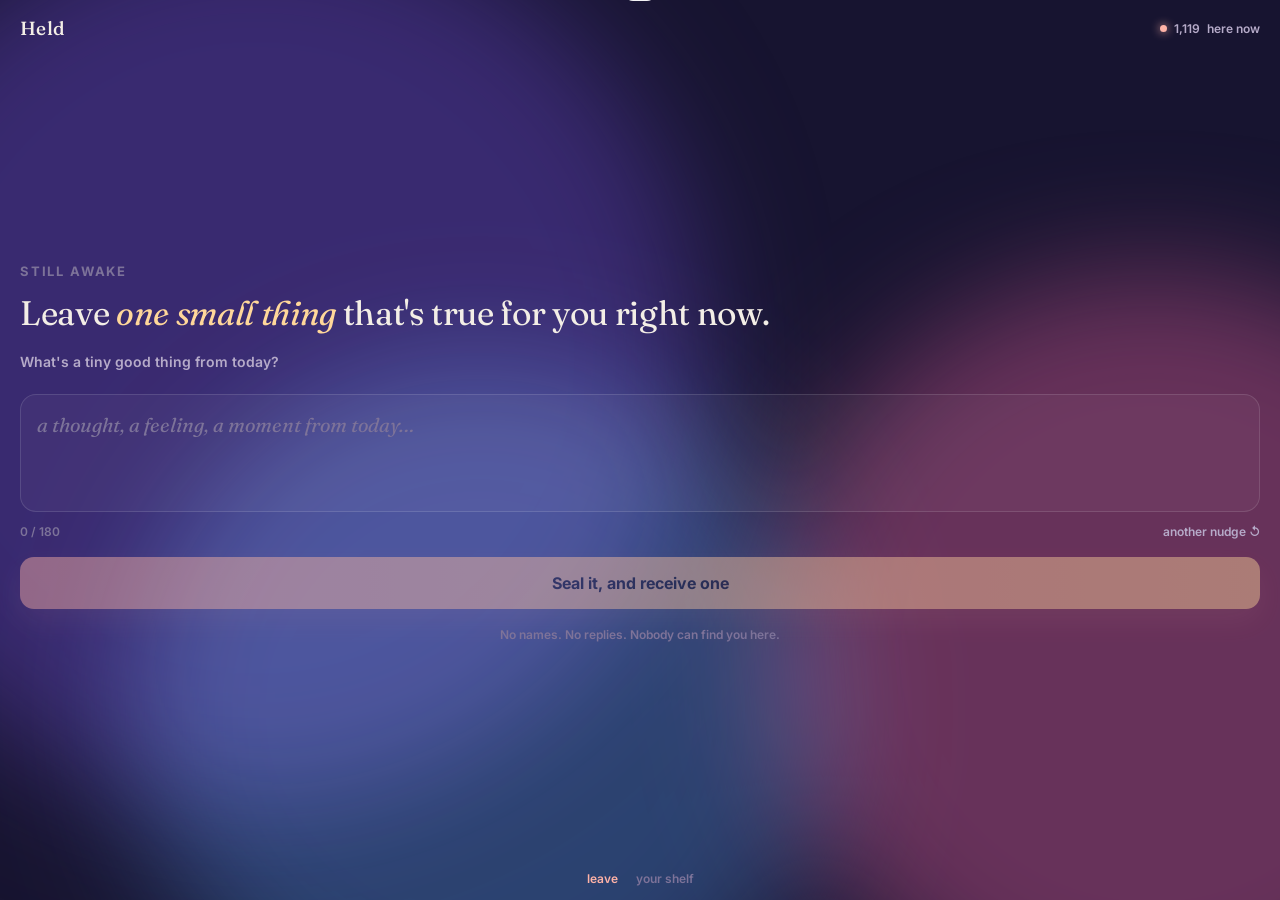
<file: experiments/held/index.html>
<!doctype html>
<html lang="en">
<head>
<meta charset="utf-8">
<meta name="viewport" content="width=device-width,initial-scale=1,maximum-scale=1,user-scalable=no,viewport-fit=cover">
<title>Held</title>
<meta name="description" content="Leave one small thing. Hold a stranger's. You are not here alone.">
<meta name="theme-color" content="#171430">
<meta name="apple-mobile-web-app-capable" content="yes">
<meta name="mobile-web-app-capable" content="yes">
<meta name="apple-mobile-web-app-title" content="Held">
<link rel="apple-touch-icon" href="img/icon-180.png">
<link rel="icon" href="img/icon-192.png">
<link rel="manifest" href="manifest.json">
<link rel="preconnect" href="https://fonts.googleapis.com">
<link rel="preconnect" href="https://fonts.gstatic.com" crossorigin>
<link href="https://fonts.googleapis.com/css2?family=Fraunces:ital,opsz,wght@0,9..144,400;0,9..144,500;1,9..144,400&family=Inter:wght@500;600;700&display=swap" rel="stylesheet">
<style>
:root{
  --bg:#171430;--bg2:#221a44;--ink:#f3eee6;--mut:#b6abc9;--dim:#7d7399;
  --rose:#ffb3a7;--amber:#ffd79a;--glow:#8d6bff;
  --serif:"Fraunces",Georgia,serif;--sans:"Inter",system-ui,sans-serif;
  --sl:max(20px,env(safe-area-inset-left));--sr:max(20px,env(safe-area-inset-right));
}
*{box-sizing:border-box;margin:0;padding:0;-webkit-tap-highlight-color:transparent}
html,body{height:100%;overflow:hidden}
body{background:var(--bg);color:var(--ink);font-family:var(--sans);font-weight:600;-webkit-font-smoothing:antialiased;overscroll-behavior:none;-webkit-user-select:none;user-select:none}
button{font:inherit;color:inherit;background:none;border:0;cursor:pointer}

/* ambient background */
.aura{position:fixed;inset:0;overflow:hidden;z-index:0}
.aura b{position:absolute;border-radius:50%;filter:blur(60px);opacity:.5;mix-blend-mode:screen}
.aura b:nth-child(1){width:70vw;height:70vw;left:-15vw;top:-10vh;background:#5b3fb0;animation:drift1 22s ease-in-out infinite}
.aura b:nth-child(2){width:60vw;height:60vw;right:-20vw;top:30vh;background:#b84f84;animation:drift2 28s ease-in-out infinite}
.aura b:nth-child(3){width:55vw;height:55vw;left:10vw;bottom:-18vh;background:#3f6fb0;animation:drift3 25s ease-in-out infinite}
@keyframes drift1{50%{transform:translate(8vw,6vh) scale(1.1)}}
@keyframes drift2{50%{transform:translate(-6vw,-8vh) scale(1.08)}}
@keyframes drift3{50%{transform:translate(5vw,-6vh) scale(1.12)}}

#app{position:fixed;inset:0;z-index:1;display:flex;flex-direction:column}
.top{display:flex;align-items:center;justify-content:space-between;padding:calc(env(safe-area-inset-top) + 16px) var(--sr) 4px var(--sl)}
.wordmark{font-family:var(--serif);font-weight:500;font-size:19px;letter-spacing:.02em}
.presence{display:flex;align-items:center;gap:7px;font-size:12px;font-weight:600;color:var(--mut)}
.pdot{width:7px;height:7px;border-radius:50%;background:var(--rose);box-shadow:0 0 10px var(--rose);animation:pulse 2.6s ease-in-out infinite}
@keyframes pulse{50%{opacity:.4}}

.stage{flex:1;display:flex;flex-direction:column;justify-content:center;padding:0 var(--sr) 0 var(--sl);min-height:0}
.view{display:none;animation:rise .6s cubic-bezier(.2,.8,.2,1) both}
.view.on{display:block}
@keyframes rise{from{opacity:0;transform:translateY(14px)}to{opacity:1;transform:none}}

.kicker{font-size:13px;font-weight:700;letter-spacing:.14em;text-transform:uppercase;color:var(--dim);margin-bottom:14px}
.lead{font-family:var(--serif);font-weight:400;font-size:clamp(26px,7.4vw,34px);line-height:1.22;letter-spacing:-.01em}
.lead em{font-style:italic;color:var(--amber)}
.prompt{font-size:14px;color:var(--mut);margin-top:16px;line-height:1.5}

.field{margin-top:22px}
textarea{width:100%;background:rgba(255,255,255,.04);border:1px solid rgba(255,255,255,.12);border-radius:16px;
  padding:16px;color:var(--ink);font-family:var(--serif);font-weight:400;font-size:20px;line-height:1.4;resize:none;height:118px;outline:none}
textarea::placeholder{color:var(--dim);font-style:italic}
textarea:focus{border-color:rgba(255,179,167,.5);background:rgba(255,255,255,.06)}
.count{display:flex;justify-content:space-between;align-items:center;margin-top:8px;font-size:12px;color:var(--dim)}

.btn{display:flex;align-items:center;justify-content:center;gap:8px;width:100%;margin-top:18px;padding:16px;border-radius:14px;
  font-family:var(--sans);font-weight:700;font-size:16px;color:#1a1430;background:linear-gradient(90deg,var(--rose),var(--amber));box-shadow:0 12px 30px rgba(255,179,167,.16)}
.btn:active{transform:translateY(1px)}
.btn.ghost{background:none;color:var(--mut);box-shadow:none;border:1px solid rgba(255,255,255,.12)}
.btn:disabled{opacity:.45}

/* received note card */
.note{background:rgba(255,255,255,.05);border:1px solid rgba(255,255,255,.12);border-radius:22px;padding:30px 24px;position:relative;overflow:hidden}
.note .mark{font-family:var(--serif);font-size:60px;line-height:0;color:rgba(255,179,167,.3);position:absolute;top:30px;left:18px}
.note .body{font-family:var(--serif);font-weight:400;font-size:clamp(22px,6.2vw,27px);line-height:1.38;margin-top:14px}
.note .from{font-size:12px;color:var(--dim);margin-top:18px;letter-spacing:.02em}

/* hold gesture */
.holdwrap{display:flex;flex-direction:column;align-items:center;margin-top:22px}
.hold{position:relative;width:132px;height:132px;border-radius:50%;display:flex;align-items:center;justify-content:center}
.hold svg{position:absolute;inset:0;transform:rotate(-90deg)}
.hold .track{fill:none;stroke:rgba(255,255,255,.1);stroke-width:5}
.hold .fill{fill:none;stroke:var(--rose);stroke-width:5;stroke-linecap:round;stroke-dasharray:383;stroke-dashoffset:383;transition:stroke-dashoffset .08s linear}
.hold .lbl{font-family:var(--serif);font-size:16px;color:var(--ink);text-align:center;padding:0 10px}
.holdhint{font-size:12px;color:var(--dim);margin-top:12px}
.row{display:flex;gap:10px;margin-top:16px}
.row .btn{margin-top:0;width:auto;flex:1}
.small{font-size:12px;color:var(--dim);text-align:center;margin-top:18px}
.small a{color:var(--mut)}

/* echo / shelf */
.echo{font-family:var(--serif);font-weight:400;font-size:clamp(24px,6.6vw,30px);line-height:1.3}
.echo b{color:var(--amber);font-style:italic;font-weight:400}
.shelf{margin-top:20px;max-height:40vh;overflow-y:auto;overscroll-behavior:contain}
.shelf .it{font-family:var(--serif);font-weight:400;font-size:17px;line-height:1.4;color:var(--mut);padding:12px 0;border-bottom:1px solid rgba(255,255,255,.07)}
.shelf .it:last-child{border:0}

.foot{padding:10px var(--sr) calc(env(safe-area-inset-bottom) + 14px);display:flex;justify-content:center;gap:18px}
.foot button{font-size:12px;font-weight:600;color:var(--dim)}
.foot button.on{color:var(--rose)}

/* toast */
#toast{position:fixed;left:50%;top:calc(env(safe-area-inset-top) + 10px);transform:translateX(-50%) translateY(-150%);z-index:9;
  background:rgba(255,255,255,.95);color:#1a1430;font-size:13px;font-weight:700;padding:9px 16px;border-radius:999px;transition:transform .4s cubic-bezier(.2,.9,.3,1.1)}
#toast.show{transform:translateX(-50%) translateY(0)}
</style>
</head>
<body>
<div class="aura"><b></b><b></b><b></b></div>
<div id="app">
  <div class="top">
    <div class="wordmark">Held</div>
    <div class="presence"><span class="pdot"></span><span id="pres">—</span> here now</div>
  </div>

  <div class="stage">
    <!-- WRITE -->
    <section class="view on" id="v-write">
      <div class="kicker" id="greet">You're here</div>
      <div class="lead">Leave <em>one small thing</em> that's true for you right now.</div>
      <div class="prompt" id="prompt"></div>
      <div class="field">
        <textarea id="ta" maxlength="180" placeholder="a thought, a feeling, a moment from today…" rows="3"></textarea>
        <div class="count"><span id="cnt">0 / 180</span><button id="newPrompt" style="color:var(--mut);font-size:12px">another nudge ↺</button></div>
      </div>
      <button class="btn" id="seal" disabled>Seal it, and receive one</button>
      <div class="small">No names. No replies. Nobody can find you here.</div>
    </section>

    <!-- RECEIVE -->
    <section class="view" id="v-receive">
      <div class="kicker">Someone, somewhere, left this</div>
      <div class="note"><span class="mark">“</span><div class="body" id="noteBody"></div><div class="from" id="noteFrom"></div></div>
      <div class="holdwrap">
        <button class="hold" id="holdBtn" aria-label="Hold their words">
          <svg viewBox="0 0 132 132"><circle class="track" cx="66" cy="66" r="61"/><circle class="fill" id="holdFill" cx="66" cy="66" r="61"/></svg>
          <span class="lbl" id="holdLbl">hold their<br>words</span>
        </button>
        <div class="holdhint" id="holdHint">press and hold</div>
      </div>
      <div class="row">
        <button class="btn ghost" id="passBtn">Another</button>
        <button class="btn ghost" id="reportBtn" style="flex:none;padding-inline:16px" aria-label="Report">⚑</button>
      </div>
    </section>

    <!-- ECHO / after hold -->
    <section class="view" id="v-echo">
      <div class="kicker">Kept</div>
      <div class="echo" id="echoBody"></div>
      <div class="shelf" id="shelf"></div>
      <button class="btn" id="againBtn">Leave another</button>
      <button class="btn ghost" id="shareBtn">Make a card to share</button>
    </section>
  </div>

  <div class="foot">
    <button class="on" data-nav="write" id="navWrite">leave</button>
    <button data-nav="echo" id="navShelf">your shelf</button>
  </div>
</div>
<canvas id="cardcv" width="1080" height="1350" style="display:none"></canvas>
<div id="toast"></div>

<script>
'use strict';
const $=s=>document.getElementById(s);

/* ============================================================
   DATA LAYER  (swap MockBackend for a Firebase impl later;
   the rest of the app only talks to these 6 methods)
   ============================================================ */
const SEED=[
 "the light hit the kitchen floor this morning and i just stood in it for a second",
 "i'm tired in a way sleep doesn't fix, but i made it to today",
 "my mom texted me good morning and i almost cried for no reason",
 "trying to be proud of small things. i drank water and answered one email",
 "there's a song i can't stop playing because it sounds like how i feel",
 "i miss someone i'm not allowed to text",
 "the city is loud but my apartment is very quiet right now",
 "i laughed today, a real one, and i forgot how much i needed that",
 "starting over at 34 and pretending i'm not scared",
 "i held the door for a stranger and they said thank you so warmly it stayed with me",
 "everyone seems to know what they're doing except me",
 "i'm doing better than i was a year ago, even if it doesn't feel like enough",
 "the coffee was good today. sometimes that's the whole win",
 "i keep rehearsing conversations i'll never have",
 "someone's cat sat on my lap at a party and i felt chosen",
 "i want to be the kind of person my younger self was waiting for",
 "it rained and i let myself walk in it",
 "i'm proud of me for asking for help this week",
 "grief comes in on tuesdays for some reason",
 "i cooked a real meal for just myself tonight and set the table anyway",
 "i don't have it figured out and i'm learning that's allowed",
 "the moon was huge tonight and i wished you could've seen it too",
 "i'm learning to like the quiet instead of filling it",
 "today i forgave myself a little",
 "a kid waved at me on the bus and my whole chest warmed up",
 "i'm further from home than i've ever been and mostly okay",
 "i told the truth about how i felt and the sky didn't fall",
 "somewhere between fine and not, but i'm still here",
 "i planted something and i'm choosing to believe it'll grow",
 "it's late and i just wanted to say i hope you're okay too"
];
const PROMPTS=[
 "What's something small that was true for you today?",
 "What are you carrying right now?",
 "What made you pause today, even for a second?",
 "If no one could find you, what would you admit?",
 "What do you wish someone knew?",
 "What's a tiny good thing from today?",
 "What are you holding that feels heavy?",
 "What do you hope is true for you a year from now?"
];
const BAD=/\b(kill yourself|kys|slur1|slur2)\b/i; // placeholder filter; real moderation server-side

const MockBackend={
  async presence(){ const t=Date.now()/1000; const base=840+Math.sin(t/900)*260; return Math.max(60,Math.round(base+Math.sin(t/37)*40+Math.random()*30)); },
  async submit(text){ const id='m'+Date.now(); let mine=store('mine',[]); mine.push({id,text,at:Date.now()}); store('mine',mine); return id; },
  async draw(){ // return a line this device hasn't just seen
    let seen=store('seen',[]); let pool=SEED.map((t,i)=>({id:'s'+i,text:t}));
    // include other people's submitted-in-this-session notes if any were simulated
    let got=pool.filter(n=>!seen.includes(n.id)); if(!got.length){seen=[];got=pool;}
    const pick=got[Math.floor(Math.random()*got.length)];
    seen.push(pick.id); store('seen',seen.slice(-20));
    return {id:pick.id,text:pick.text,place:randPlace()};
  },
  async hold(id){ /* real backend: increment author's held-count + notify */ return true; },
  async myHeldCount(){ // simulate strangers holding your words over time
    const mine=store('mine',[]); if(!mine.length)return 0;
    let h=store('held',{n:0,t:Date.now()});
    const mins=(Date.now()-h.t)/60000; if(mins>0.5){ h.n+=Math.min(mine.length*3, Math.floor(mins/0.6)); h.t=Date.now(); store('held',h); }
    return Math.min(h.n, mine.length*40);
  }
};
const DB=MockBackend; // <-- swap here for Firebase
function store(k,def){ try{const v=localStorage.getItem('held.'+k);return v?JSON.parse(v):def;}catch(e){return def;} }
window.store=store; // (overwritten below for setter)
function set(k,v){ try{localStorage.setItem('held.'+k,JSON.stringify(v));}catch(e){} }
// fix: store() is getter, set() is setter
window.store=(k,def)=>{ try{const v=localStorage.getItem('held.'+k);return v?JSON.parse(v):def;}catch(e){return def;} };
function save(k,v){ set(k,v); }
// rewire submit/draw to use save
MockBackend.submit=async function(text){ const id='m'+Date.now(); let mine=store('mine',[]); mine.push({id,text,at:Date.now()}); save('mine',mine); return id; };
MockBackend.draw=async function(){ let seen=store('seen',[]); let pool=SEED.map((t,i)=>({id:'s'+i,text:t})); let got=pool.filter(n=>!seen.includes(n.id)); if(!got.length){seen=[];got=pool;} const pick=got[Math.floor(Math.random()*got.length)]; seen.push(pick.id); save('seen',seen.slice(-20)); return {id:pick.id,text:pick.text,place:randPlace()}; };
MockBackend.myHeldCount=async function(){ const mine=store('mine',[]); if(!mine.length)return 0; let h=store('held',{n:0,t:Date.now()}); const mins=(Date.now()-h.t)/60000; if(mins>0.5){ h.n+=Math.min(mine.length*3, Math.floor(mins/0.6)); h.t=Date.now(); save('held',h);} return Math.min(h.n, mine.length*40); };
const PLACES=['somewhere warm','a city at night','across an ocean','a quiet room','a long way from you','the other side of midnight','a town you\'ll never visit','the same sky'];
function randPlace(){return PLACES[Math.floor(Math.random()*PLACES.length)];}

/* ============================================================
   UI
   ============================================================ */
let current=null; // the note currently shown
function show(id){ document.querySelectorAll('.view').forEach(v=>v.classList.toggle('on',v.id===id)); }
function toast(m){ const t=$('toast');t.textContent=m;t.classList.add('show');clearTimeout(t._t);t._t=setTimeout(()=>t.classList.remove('show'),2000); }

// presence ticker
async function tickPresence(){ $('pres').textContent=(await DB.presence()).toLocaleString(); }
tickPresence(); setInterval(tickPresence, 4000);

// greeting by time of day
(function(){const h=new Date().getHours();$('greet').textContent=h<5?'Still awake':h<12?'Good morning':h<18?'You\'re here':'Good evening';})();

// prompt
function newPrompt(){ $('prompt').textContent=PROMPTS[Math.floor(Math.random()*PROMPTS.length)]; }
newPrompt(); $('newPrompt').onclick=newPrompt;

// textarea
const ta=$('ta');
ta.addEventListener('input',()=>{ $('cnt').textContent=ta.value.length+' / 180'; $('seal').disabled=ta.value.trim().length<2; });

// seal -> submit + draw a stranger note
$('seal').onclick=async()=>{
  const text=ta.value.trim(); if(text.length<2)return;
  if(BAD.test(text)){ toast('Let\'s keep this a gentle place. Try rephrasing.'); return; }
  $('seal').disabled=true;
  await DB.submit(text);
  ta.value=''; $('cnt').textContent='0 / 180';
  const note=await DB.draw(); current=note;
  $('noteBody').textContent=note.text;
  $('noteFrom').textContent='— left by someone in '+note.place;
  resetHold();
  show('v-receive'); setNav('write');
};

// draw another
$('passBtn').onclick=async()=>{ const note=await DB.draw(); current=note; $('noteBody').textContent=note.text; $('noteFrom').textContent='— left by someone in '+note.place; resetHold(); };
$('reportBtn').onclick=()=>{ toast('Thank you. That note won\'t be shown again.'); let b=store('blocked',[]);if(current)b.push(current.id);save('blocked',b); $('passBtn').click(); };

// hold-to-keep gesture
let holding=false,holdStart=0,holdRAF=0;const HOLD_MS=1500,CIRC=383;
function resetHold(){ holding=false;cancelAnimationFrame(holdRAF);$('holdFill').style.strokeDashoffset=CIRC;$('holdLbl').innerHTML='hold their<br>words';$('holdHint').textContent='press and hold'; }
function holdStep(now){ if(!holding)return; const p=Math.min(1,(now-holdStart)/HOLD_MS); $('holdFill').style.strokeDashoffset=CIRC*(1-p); if(p>=1){ completeHold(); return; } holdRAF=requestAnimationFrame(holdStep); }
function startHold(e){ if(e){e.preventDefault();} if(holding||!current)return; holding=true;holdStart=performance.now();$('holdHint').textContent='keep holding…';holdRAF=requestAnimationFrame(holdStep); }
function endHold(){ if(!holding)return; holding=false;cancelAnimationFrame(holdRAF); $('holdFill').style.strokeDashoffset=CIRC; $('holdHint').textContent='press and hold'; }
async function completeHold(){
  holding=false; if(navigator.vibrate)navigator.vibrate([12,40,12]);
  await DB.hold(current.id);
  // keep on shelf
  let shelf=store('shelf',[]); if(!shelf.find(s=>s.text===current.text)){ shelf.unshift({text:current.text,at:Date.now()}); save('shelf',shelf.slice(0,50)); }
  toast('You held their words.');
  goEcho();
}
const hb=$('holdBtn');
hb.addEventListener('pointerdown',startHold,{passive:false});
['pointerup','pointerleave','pointercancel'].forEach(ev=>hb.addEventListener(ev,endHold));

// echo screen
async function goEcho(){
  const n=await DB.myHeldCount();
  $('echoBody').innerHTML = n>0
    ? 'Somewhere, your words have been held <b>'+n+(n===1?' time':' times')+'</b>.<br>You were never really shouting into nothing.'
    : 'You held someone. When you leave your own words, you\'ll see when they\'re held too.';
  renderShelf();
  show('v-echo'); setNav('echo');
}
function renderShelf(){
  const shelf=store('shelf',[]); const el=$('shelf');
  el.innerHTML = shelf.length? shelf.map(s=>'<div class="it">'+esc(s.text)+'</div>').join('') : '<div class="it" style="color:var(--dim)">Lines you hold will rest here.</div>';
}
const esc=s=>s.replace(/&/g,'&amp;').replace(/</g,'&lt;');

$('againBtn').onclick=()=>{ show('v-write'); setNav('write'); ta.focus(); };

// nav
function setNav(w){ $('navWrite').classList.toggle('on',w==='write'); $('navShelf').classList.toggle('on',w==='echo'); }
$('navWrite').onclick=()=>{ show('v-write'); setNav('write'); };
$('navShelf').onclick=()=>goEcho();

/* ---- share card (learned: share from a fresh tap so iOS offers Save Image) ---- */
$('shareBtn').onclick=async()=>{
  const shelf=store('shelf',[]); const line = (current&&current.text) || (shelf[0]&&shelf[0].text) || 'you are not here alone';
  const blob=await makeCard(line);
  const file=new File([blob],'held.png',{type:'image/png'});
  const canShare=!!navigator.share&&(!navigator.canShare||navigator.canShare({files:[file]}));
  if(canShare){ try{ await navigator.share({files:[file],text:'held · '+location.origin+location.pathname}); }catch(e){ if(e.name!=='AbortError') dl(blob); } }
  else dl(blob);
};
function dl(blob){ const a=document.createElement('a');a.href=URL.createObjectURL(blob);a.download='held.png';a.click(); toast('Saved. Share it anywhere.'); }
async function makeCard(line){
  const c=$('cardcv'),x=c.getContext('2d'),W=1080,H=1350;
  try{await document.fonts.load('400 60px "Fraunces"');}catch(e){}
  const g=x.createLinearGradient(0,0,W,H);g.addColorStop(0,'#241a44');g.addColorStop(1,'#3a2358');x.fillStyle=g;x.fillRect(0,0,W,H);
  // soft blobs
  x.globalAlpha=.5;rb(x,240,300,360,'#5b3fb0');rb(x,860,760,320,'#b84f84');rb(x,420,1120,300,'#3f6fb0');x.globalAlpha=1;
  x.fillStyle='rgba(255,179,167,.4)';x.font='500 160px "Fraunces"';x.fillText('“',96,300);
  // wrapped line
  x.fillStyle='#f3eee6';x.font='400 58px "Fraunces"';x.textBaseline='top';
  wrap(x,line,110,360,860,74);
  x.fillStyle='rgba(243,238,230,.6)';x.font='600 30px Inter';x.fillText('held — left by someone, somewhere',110,1180);
  x.fillStyle='rgba(243,238,230,.85)';x.font='500 34px "Fraunces"';x.fillText('Held',110,1250);
  return new Promise(r=>c.toBlob(r,'image/png'));
}
function rb(x,cx,cy,r,col){const gr=x.createRadialGradient(cx,cy,0,cx,cy,r);gr.addColorStop(0,col);gr.addColorStop(1,'transparent');x.fillStyle=gr;x.beginPath();x.arc(cx,cy,r,0,7);x.fill();}
function wrap(x,t,px,py,maxw,lh){const words=t.split(' ');let line='',y=py;for(const w of words){const test=line?line+' '+w:w;if(x.measureText(test).width>maxw&&line){x.fillText(line,px,y);line=w;y+=lh;}else line=test;}if(line)x.fillText(line,px,y);}

// first-run
(async()=>{ if(store('mine',[]).length){ /* returning: could greet back */ } })();
window.__held={DB,show,store,makeCard};
</script>
<script>
if('serviceWorker' in navigator){window.addEventListener('load',()=>navigator.serviceWorker.register('sw.js').catch(()=>{}));}
</script>
</body>
</html>
</file>
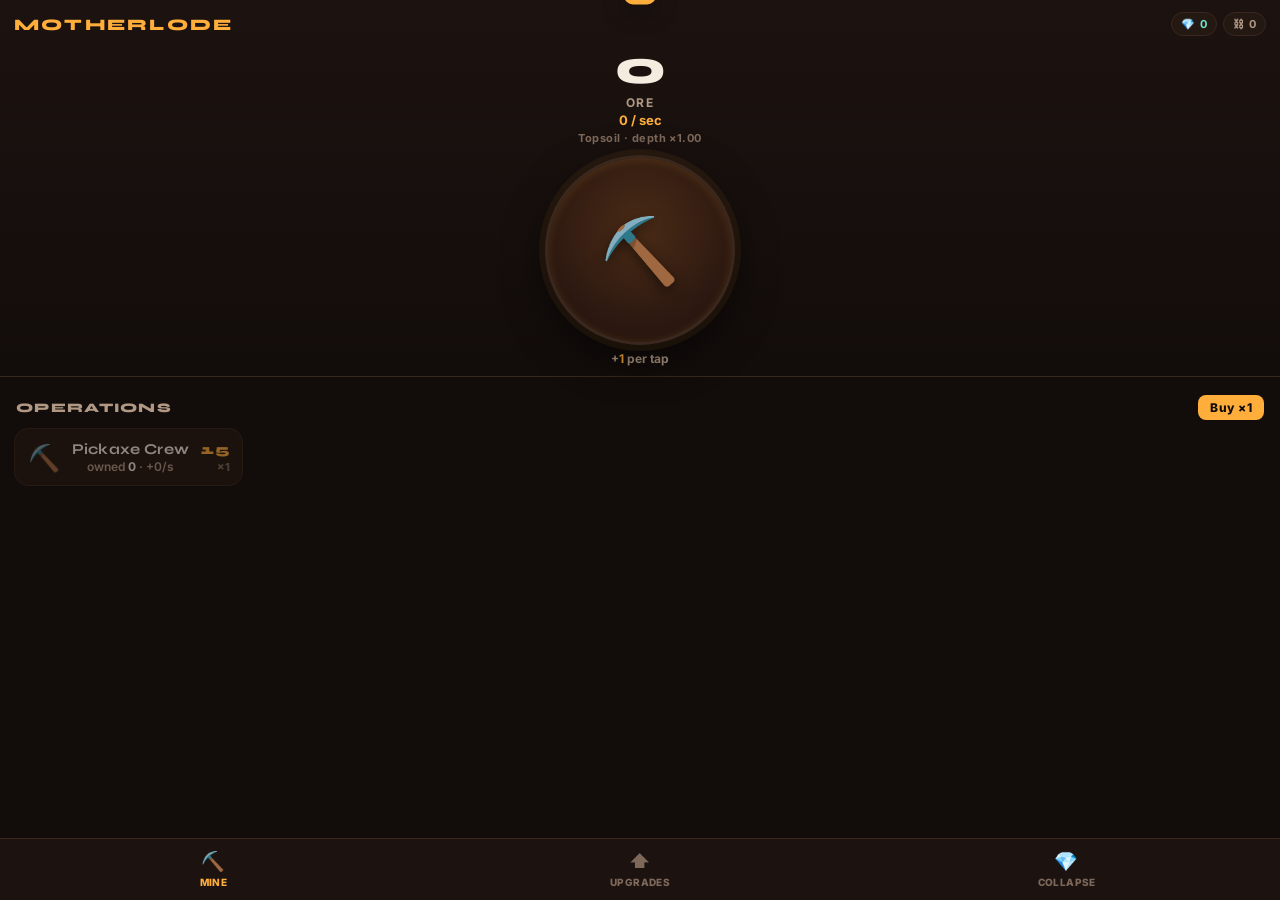
<file: experiments/motherlode/index.html>
<!doctype html>
<html lang="en">
<head>
<meta charset="utf-8">
<meta name="viewport" content="width=device-width,initial-scale=1,maximum-scale=1,user-scalable=no,viewport-fit=cover">
<title>Motherlode</title>
<meta name="description" content="A mining incremental you can sink hours into. Dig, automate, descend, prestige. Fully offline.">
<meta name="theme-color" content="#120c0a">
<meta name="apple-mobile-web-app-capable" content="yes">
<meta name="mobile-web-app-capable" content="yes">
<meta name="apple-mobile-web-app-title" content="Motherlode">
<link rel="apple-touch-icon" href="img/icon-180.png">
<link rel="icon" href="img/icon-192.png">
<link rel="manifest" href="manifest.json">
<link rel="preconnect" href="https://fonts.googleapis.com">
<link rel="preconnect" href="https://fonts.gstatic.com" crossorigin>
<link href="https://fonts.googleapis.com/css2?family=Syne:wght@700;800&family=Inter:wght@500;600;700&display=swap" rel="stylesheet">
<style>
:root{
  --bg:#120c0a;--bg2:#1c1310;--panel:#241813;--panel2:#2e1f17;--line:#3a271d;
  --ink:#f5ece0;--mut:#b09884;--dim:#7e685a;
  --amber:#ffae3b;--ember:#ff6a2c;--crystal:#6fe6cf;--good:#8fe36a;
  --disp:"Syne",system-ui,sans-serif;--body:"Inter",system-ui,-apple-system,sans-serif;
  --sl:max(14px,env(safe-area-inset-left));--sr:max(14px,env(safe-area-inset-right));
}
*{box-sizing:border-box;margin:0;padding:0;-webkit-tap-highlight-color:transparent}
html,body{height:100%;overflow:hidden}
body{background:var(--bg);color:var(--ink);font-family:var(--body);font-weight:600;overscroll-behavior:none;-webkit-font-smoothing:antialiased;user-select:none;-webkit-user-select:none}
#app{position:fixed;inset:0;display:flex;flex-direction:column}
button{font:inherit;color:inherit;background:none;border:0;cursor:pointer}

/* header */
header{padding:calc(env(safe-area-inset-top) + 12px) var(--sr) 10px var(--sl);background:linear-gradient(180deg,var(--bg2),var(--bg));border-bottom:1px solid var(--line);position:relative;z-index:2}
.brand{display:flex;align-items:center;justify-content:space-between;gap:8px}
.brand h1{font-family:var(--disp);font-weight:800;font-size:16px;letter-spacing:.14em;text-transform:uppercase;color:var(--amber)}
.chips{display:flex;gap:6px}
.chip{display:flex;align-items:center;gap:5px;font-size:11px;font-weight:700;color:var(--mut);background:var(--panel);border:1px solid var(--line);border-radius:999px;padding:4px 9px}
.chip b{color:var(--crystal)}
.ore{display:flex;flex-direction:column;align-items:center;margin-top:8px}
.ore .amt{font-family:var(--disp);font-weight:800;font-size:clamp(34px,11vw,48px);line-height:1;letter-spacing:-.02em;color:var(--ink);font-variant-numeric:tabular-nums}
.ore .lbl{font-size:12px;font-weight:700;color:var(--mut);margin-top:3px;text-transform:uppercase;letter-spacing:.1em}
.ore .rate{font-size:13px;font-weight:700;color:var(--amber);margin-top:2px}
.layer{font-size:11px;color:var(--dim);margin-top:3px;font-weight:700;letter-spacing:.04em}

/* dig zone */
.digwrap{display:flex;align-items:center;justify-content:center;padding:10px 0 4px;position:relative}
#dig{position:relative;width:min(44vw,190px);aspect-ratio:1;border-radius:50%;
  background:radial-gradient(circle at 50% 38%,#4a2b16,#2a1710 70%);
  border:3px solid var(--line);box-shadow:0 0 0 6px rgba(255,174,59,.06),0 14px 40px rgba(0,0,0,.6),inset 0 2px 10px rgba(255,174,59,.14);
  display:flex;align-items:center;justify-content:center;transition:transform .06s ease}
#dig::before{content:"";position:absolute;inset:-14px;border-radius:50%;background:radial-gradient(circle,rgba(255,106,44,.22),transparent 68%);z-index:-1;animation:breathe 3.4s ease-in-out infinite}
@keyframes breathe{50%{transform:scale(1.08);opacity:.75}}
#dig .pick{font-size:clamp(44px,14vw,64px);filter:drop-shadow(0 4px 6px rgba(0,0,0,.5))}
#dig.hit{transform:scale(.94)}
.pertap{font-size:12px;font-weight:700;color:var(--mut);text-align:center;margin-top:2px}
.pertap b{color:var(--amber)}
.float{position:absolute;pointer-events:none;font-family:var(--disp);font-weight:800;font-size:19px;color:var(--amber);text-shadow:0 2px 6px rgba(0,0,0,.6);animation:fl 1s ease-out forwards;z-index:5}
@keyframes fl{0%{opacity:0;transform:translateY(0) scale(.8)}18%{opacity:1}100%{opacity:0;transform:translateY(-62px) scale(1.1)}}

/* scroll area + tabs */
.scroll{flex:1;overflow-y:auto;overscroll-behavior:contain;-webkit-overflow-scrolling:touch;padding:6px var(--sr) 96px var(--sl)}
.pane{display:none}.pane.on{display:block}
.secttl{display:flex;align-items:center;justify-content:space-between;margin:12px 2px 8px}
.secttl .t{font-family:var(--disp);font-weight:800;font-size:13px;letter-spacing:.1em;text-transform:uppercase;color:var(--mut)}
.buyamt{font-size:12px;font-weight:800;color:var(--bg);background:var(--amber);border-radius:8px;padding:5px 12px;letter-spacing:.04em}

.row{display:flex;align-items:center;gap:11px;background:var(--panel);border:1px solid var(--line);border-radius:14px;padding:11px 12px;margin-bottom:9px;transition:transform .08s ease,border-color .15s}
.row .ic{font-size:26px;width:34px;text-align:center;flex:none}
.row .mid{flex:1;min-width:0}
.row .nm{font-family:var(--disp);font-weight:700;font-size:15px;letter-spacing:.01em}
.row .sub{font-size:12px;color:var(--mut);margin-top:1px}
.row .sub b{color:var(--ink)}
.row .buy{flex:none;display:flex;flex-direction:column;align-items:flex-end;gap:2px;text-align:right}
.row .cost{font-family:var(--disp);font-weight:800;font-size:14px;color:var(--amber);font-variant-numeric:tabular-nums}
.row .cnt{font-size:11px;font-weight:800;color:var(--dim)}
.row[data-aff="0"]{opacity:.55}
.row[data-aff="1"]{border-color:rgba(255,174,59,.5)}
.row[data-aff="1"]:active{transform:scale(.985)}
.row[data-lock="1"]{display:none}

.upg{display:flex;align-items:center;gap:11px;background:var(--panel);border:1px solid var(--line);border-radius:14px;padding:11px 12px;margin-bottom:9px}
.upg .mid{flex:1}.upg .nm{font-family:var(--disp);font-weight:700;font-size:14px}
.upg .sub{font-size:12px;color:var(--mut);margin-top:1px}
.upg .cost{font-family:var(--disp);font-weight:800;font-size:14px;color:var(--amber)}
.upg[data-aff="0"]{opacity:.5}.upg[data-aff="1"]{border-color:rgba(255,174,59,.5)}
.upg[data-lock="1"]{display:none}
.empty{color:var(--dim);font-size:13px;text-align:center;padding:24px 10px}

/* prestige */
.pcard{background:linear-gradient(180deg,var(--panel2),var(--panel));border:1px solid var(--line);border-radius:16px;padding:16px;text-align:center;margin-bottom:12px}
.pcard .big{font-family:var(--disp);font-weight:800;font-size:30px;color:var(--crystal);line-height:1}
.pcard .cap{font-size:12px;color:var(--mut);margin-top:4px}
.collapse{width:100%;margin-top:14px;padding:14px;border-radius:12px;font-family:var(--disp);font-weight:800;font-size:16px;letter-spacing:.06em;text-transform:uppercase;color:var(--bg);background:linear-gradient(90deg,var(--crystal),#9ff0dc);box-shadow:0 8px 24px rgba(111,230,207,.2)}
.collapse:disabled{background:var(--panel2);color:var(--dim);box-shadow:none}
.perk .cost{color:var(--crystal)}
.perk[data-aff="1"]{border-color:rgba(111,230,207,.5)}
.perk .ic{color:var(--crystal)}
.lvl{font-size:11px;font-weight:800;color:var(--crystal);background:rgba(111,230,207,.12);border-radius:6px;padding:2px 7px}
.reset{display:block;margin:18px auto 0;font-size:12px;color:var(--dim);text-decoration:underline;text-underline-offset:3px}

/* tab bar */
nav{position:fixed;left:0;right:0;bottom:0;display:flex;background:var(--bg2);border-top:1px solid var(--line);padding-bottom:env(safe-area-inset-bottom);z-index:3}
nav button{flex:1;padding:11px 4px 12px;display:flex;flex-direction:column;align-items:center;gap:3px;color:var(--dim);font-size:10px;font-weight:800;letter-spacing:.04em;text-transform:uppercase}
nav button .ni{font-size:19px}
nav button.on{color:var(--amber)}
nav button .dot{position:absolute;top:7px;transform:translateX(16px);width:7px;height:7px;border-radius:50%;background:var(--ember);opacity:0}
nav button.flash .dot{opacity:1}

/* toast + modal */
#toast{position:fixed;left:50%;top:calc(env(safe-area-inset-top) + 8px);transform:translateX(-50%) translateY(-120%);background:var(--amber);color:var(--bg);font-weight:800;font-size:13px;padding:9px 16px;border-radius:999px;z-index:20;transition:transform .35s cubic-bezier(.2,.9,.3,1.1);white-space:nowrap;box-shadow:0 8px 22px rgba(0,0,0,.4)}
#toast.show{transform:translateX(-50%) translateY(0)}
.modal{position:fixed;inset:0;background:rgba(10,7,5,.82);z-index:30;display:none;align-items:center;justify-content:center;padding:24px}
.modal.show{display:flex}
.modal .box{background:var(--panel);border:1px solid var(--line);border-radius:18px;padding:22px;max-width:320px;text-align:center}
.modal .box h2{font-family:var(--disp);font-weight:800;font-size:20px;margin-bottom:6px}
.modal .box p{font-size:14px;color:var(--mut);line-height:1.5}
.modal .box .num{font-family:var(--disp);font-weight:800;font-size:28px;color:var(--amber);margin:10px 0}
.modal .box button{margin-top:16px;width:100%;padding:12px;border-radius:11px;font-weight:800;font-family:var(--disp);letter-spacing:.05em;text-transform:uppercase;color:var(--bg);background:var(--amber)}
.modal .box .ghost{background:var(--panel2);color:var(--mut);margin-top:8px}
</style>
</head>
<body>
<div id="app">
  <header>
    <div class="brand">
      <h1>Motherlode</h1>
      <div class="chips">
        <div class="chip">💎 <b id="cCores">0</b></div>
        <div class="chip">⛓ <span id="cColl">0</span></div>
      </div>
    </div>
    <div class="ore">
      <div class="amt" id="oreAmt">0</div>
      <div class="lbl">ore</div>
      <div class="rate" id="oreRate">0 / sec</div>
      <div class="layer" id="layer">Topsoil · surface</div>
    </div>
    <div class="digwrap">
      <button id="dig" aria-label="Dig"><span class="pick">⛏️</span></button>
    </div>
    <div class="pertap">+<b id="perTap">1</b> per tap</div>
  </header>

  <div class="scroll">
    <section class="pane on" id="pane-mine">
      <div class="secttl"><span class="t">Operations</span><button class="buyamt" id="buyAmt">Buy ×1</button></div>
      <div id="genList"></div>
    </section>
    <section class="pane" id="pane-upg">
      <div class="secttl"><span class="t">Upgrades</span></div>
      <div id="upgList"></div>
      <div class="empty" id="upgEmpty">No upgrades available yet. Keep digging.</div>
    </section>
    <section class="pane" id="pane-pre">
      <div class="secttl"><span class="t">Collapse the shaft</span></div>
      <div class="pcard">
        <div class="big"><span id="preGain">0</span> 💎</div>
        <div class="cap">cores earned on collapse</div>
        <button class="collapse" id="collapseBtn" disabled>Collapse</button>
        <div class="cap" id="preReq" style="margin-top:10px"></div>
      </div>
      <div class="secttl"><span class="t">Core perks</span><span class="t" style="color:var(--crystal)">permanent</span></div>
      <div id="perkList"></div>
      <button class="reset" id="resetBtn">Erase save and start over</button>
    </section>
  </div>

  <nav>
    <button class="on" data-tab="mine"><span class="ni">⛏️</span>Mine</button>
    <button data-tab="upg"><span class="ni">⬆️</span><span class="dot"></span>Upgrades</button>
    <button data-tab="pre"><span class="ni">💎</span><span class="dot"></span>Collapse</button>
  </nav>
</div>

<div id="toast"></div>
<div class="modal" id="welcome"><div class="box">
  <h2>Welcome back</h2>
  <p>Your crews kept mining while you were away.</p>
  <div class="num" id="wbAmt">0</div>
  <p id="wbTime" style="font-size:12px"></p>
  <button id="wbOk">Collect</button>
</div></div>
<div class="modal" id="confirmC"><div class="box">
  <h2>Collapse the shaft?</h2>
  <p>You lose your ore, operations, and upgrades, but gain <b id="ccGain" style="color:var(--amber)">0</b> 💎 cores and permanent power.</p>
  <button id="ccYes">Collapse for 💎 <span id="ccGain2">0</span></button>
  <button class="ghost" id="ccNo">Not yet</button>
</div></div>
<div class="modal" id="confirmR"><div class="box">
  <h2>Erase everything?</h2>
  <p>This wipes your entire save, including cores and perks. No undo.</p>
  <button id="crYes" style="background:var(--ember)">Erase it all</button>
  <button class="ghost" id="crNo">Keep playing</button>
</div></div>

<script>
'use strict';
const $=s=>document.querySelector(s);
const KEY='motherlode.v1';

// ---------- content ----------
const GEN=[
  {name:'Pickaxe Crew', ic:'⛏️', base:15,       rate:.1},
  {name:'Drill Rig',    ic:'🛠️', base:150,      rate:1},
  {name:'Blast Charge',  ic:'🧨', base:2000,     rate:9},
  {name:'Ore Elevator',  ic:'🛗', base:26000,    rate:55},
  {name:'Excavator',     ic:'🚜', base:340000,   rate:340},
  {name:'Magma Tap',     ic:'🌋', base:4.5e6,    rate:2100},
  {name:'Quantum Bore',  ic:'🌀', base:6e7,      rate:14000},
  {name:'Singularity Rig',ic:'🕳️',base:8.5e8,    rate:9e4},
];
const CM=1.15; // cost growth
const UPG=[
  {id:'c1',nm:'Carbide Tips',   desc:'Dig power ×3',       cost:200,   tgt:'click',f:3, req:s=>s.ever>=120},
  {id:'g0',nm:'Ergonomic Picks',desc:'Pickaxe Crew ×2',    cost:800,   tgt:0,      f:2, req:s=>s.gen[0]>=10},
  {id:'g1',nm:'Diamond Bits',   desc:'Drill Rig ×2',       cost:6000,  tgt:1,      f:2, req:s=>s.gen[1]>=10},
  {id:'a1',nm:'Shift Bonus',    desc:'All production ×2',  cost:30000, tgt:'all',  f:2, req:s=>tCount(s)>=40},
  {id:'c2',nm:'Power Gloves',   desc:'Dig power ×5',       cost:90000, tgt:'click',f:5, req:s=>!!s.buys.c1},
  {id:'g2',nm:'Shaped Charges', desc:'Blast Charge ×3',    cost:3e5,   tgt:2,      f:3, req:s=>s.gen[2]>=10},
  {id:'g3',nm:'Counterweights', desc:'Ore Elevator ×3',    cost:2.4e6, tgt:3,      f:3, req:s=>s.gen[3]>=10},
  {id:'a2',nm:'Automation Suite',desc:'All production ×3', cost:9e6,   tgt:'all',  f:3, req:s=>tCount(s)>=110},
  {id:'g4',nm:'Hydraulics',     desc:'Excavator ×3',       cost:4e7,   tgt:4,      f:3, req:s=>s.gen[4]>=10},
  {id:'a3',nm:'Overclock',      desc:'All production ×3',  cost:6e8,   tgt:'all',  f:3, req:s=>tCount(s)>=190},
  {id:'g5',nm:'Thermal Lance',  desc:'Magma Tap ×3',       cost:5e9,   tgt:5,      f:3, req:s=>s.gen[5]>=10},
  {id:'a4',nm:'Singularity Sync',desc:'All production ×4', cost:9e10,  tgt:'all',  f:4, req:s=>tCount(s)>=260},
];
const PERK=[
  {id:'veins',nm:'Deep Veins',   ic:'🪨',desc:'+18% global per level', base:1,cm:2.1,max:60},
  {id:'rest', nm:'Night Shift',  ic:'🌙',desc:'Offline rate +12%/lvl', base:2,cm:2.6,max:5},
  {id:'start',nm:'Head Start',   ic:'🚀',desc:'Start a collapse richer',base:3,cm:3,  max:12},
  {id:'reso', nm:'Core Resonance',ic:'💠',desc:'Dig power ×(1 + 4%/core)',base:4,cm:3.4,max:20},
];
const LAYERS=['Topsoil','Clay Bed','Limestone','Sandstone','Granite','Quartz Vein','Iron Seam','Copper Lode','Silver Reef','Gold Fault','Platinum Shelf','Crystal Hollow','Obsidian Deep','Magma Shelf','Mantle','The Core'];

// ---------- state ----------
let S;
function fresh(){return{ore:0,ever:0,run:0,cores:0,coll:0,gen:GEN.map(_=>0),buys:{},perks:{},buyAmt:1,last:Date.now(),depth:0,seen:{}};}
function load(){try{const r=JSON.parse(localStorage.getItem(KEY));if(r&&Array.isArray(r.gen)){S=Object.assign(fresh(),r);S.gen=GEN.map((_,i)=>r.gen[i]||0);return true;}}catch(e){}S=fresh();return false;}
function save(){S.last=Date.now();try{localStorage.setItem(KEY,JSON.stringify(S));}catch(e){}}

const tCount=s=>s.gen.reduce((a,b)=>a+b,0);

// derived multipliers
let clickMult=1, globalUpg=1, genMult=GEN.map(_=>1);
function recompute(){
  clickMult=1;globalUpg=1;genMult=GEN.map(_=>1);
  UPG.forEach(u=>{if(S.buys[u.id]){if(u.tgt==='click')clickMult*=u.f;else if(u.tgt==='all')globalUpg*=u.f;else genMult[u.tgt]*=u.f;}});
}
const perkLvl=id=>S.perks[id]||0;
function veinMult(){return 1+0.18*perkLvl('veins');}
function restEff(){return 0.5+0.12*perkLvl('rest');}
function resoMult(){return 1+0.04*perkLvl('reso')*S.cores;}
function coreBase(){return 1+0.02*S.cores;}
function depthMult(){return 1+0.12*S.depth;}
function globalMult(){return depthMult()*globalUpg*coreBase()*veinMult();}
function perSec(){let r=0;for(let i=0;i<GEN.length;i++)r+=S.gen[i]*GEN[i].rate*genMult[i];return r*globalMult();}
function perTap(){return 1*clickMult*globalMult()*resoMult();}

// ---------- number format ----------
const SUF=['','K','M','B','T','Qa','Qi','Sx','Sp','Oc','No','Dc','UDc','DDc','TDc','QaDc','QiDc'];
function fmt(n){
  if(!isFinite(n))return'∞';
  if(n<0)return'0';
  if(n<1000)return n>=100?Math.floor(n).toString():n>=10?(Math.floor(n*10)/10).toString():(Math.floor(n*100)/100).toString();
  const t=Math.floor(Math.log10(n)/3);
  if(t>=SUF.length)return n.toExponential(2).replace('+','');
  const s=n/Math.pow(10,t*3);
  return (s>=100?Math.floor(s):s>=10?Math.floor(s*10)/10:Math.floor(s*100)/100)+SUF[t];
}
function fmtTime(ms){const s=Math.floor(ms/1000);if(s<60)return s+'s';const m=Math.floor(s/60);if(m<60)return m+'m '+(s%60)+'s';const h=Math.floor(m/60);return h+'h '+(m%60)+'m';}

// buying generators with amount
function genCost(i,n){const b=GEN[i].base*Math.pow(CM,S.gen[i]);return b*(Math.pow(CM,n)-1)/(CM-1);}
function maxAff(i){const b=GEN[i].base*Math.pow(CM,S.gen[i]);const n=Math.floor(Math.log(S.ore*(CM-1)/b+1)/Math.log(CM));return Math.max(0,n);}
function buyQty(i){if(S.buyAmt==='max')return Math.max(1,maxAff(i));return S.buyAmt;}

// ---------- build UI ----------
const genEls=[], upgEls={}, perkEls={};
function buildGens(){
  const L=$('#genList');L.innerHTML='';
  GEN.forEach((g,i)=>{
    const el=document.createElement('button');el.className='row';el.dataset.i=i;
    el.innerHTML=`<span class="ic">${g.ic}</span><div class="mid"><div class="nm">${g.name}</div><div class="sub"></div></div><div class="buy"><span class="cost"></span><span class="cnt"></span></div>`;
    el.addEventListener('click',()=>buyGen(i));
    L.appendChild(el);genEls[i]={el,sub:el.querySelector('.sub'),cost:el.querySelector('.cost'),cnt:el.querySelector('.cnt')};
  });
}
function buildUpg(){
  const L=$('#upgList');L.innerHTML='';
  UPG.forEach(u=>{
    const el=document.createElement('button');el.className='upg';el.dataset.id=u.id;
    el.innerHTML=`<span class="ic" style="font-size:22px">⬆️</span><div class="mid"><div class="nm">${u.nm}</div><div class="sub">${u.desc}</div></div><span class="cost">${fmt(u.cost)}</span>`;
    el.addEventListener('click',()=>buyUpg(u));
    L.appendChild(el);upgEls[u.id]=el;
  });
}
function buildPerks(){
  const L=$('#perkList');L.innerHTML='';
  PERK.forEach(p=>{
    const el=document.createElement('button');el.className='upg perk';el.dataset.id=p.id;
    el.innerHTML=`<span class="ic" style="font-size:22px">${p.ic}</span><div class="mid"><div class="nm">${p.nm} <span class="lvl"></span></div><div class="sub">${p.desc}</div></div><span class="cost"></span>`;
    el.addEventListener('click',()=>buyPerk(p));
    L.appendChild(el);perkEls[p.id]={el,lvl:el.querySelector('.lvl'),cost:el.querySelector('.cost')};
  });
}
const perkCost=p=>Math.floor(p.base*Math.pow(p.cm,perkLvl(p.id)));

// ---------- actions ----------
function buyGen(i){
  const n=buyQty(i);const c=genCost(i,n);
  if(S.ore<c||n<1)return;
  S.ore-=c;S.gen[i]+=n;beep();render();save();
}
function buyUpg(u){
  if(S.buys[u.id]||S.ore<u.cost||!u.req(S))return;
  S.ore-=u.cost;S.buys[u.id]=1;recompute();toast(u.nm+' bought');render();save();
}
function buyPerk(p){
  const c=perkCost(p);
  if(perkLvl(p.id)>=p.max||S.cores<c)return;
  S.cores-=c;S.perks[p.id]=perkLvl(p.id)+1;toast(p.nm+' Lv '+perkLvl(p.id));render();save();
}
function coreGain(){return Math.floor(Math.pow(S.run/1e6,0.5));}
function doCollapse(){
  const g=coreGain();if(g<1)return;
  S.cores+=g;S.coll++;
  S.ore=startOre();S.run=0;S.gen=GEN.map(_=>0);S.buys={};recompute();
  toast('Collapsed · +'+g+' 💎');render();save();switchTab('mine');
}
function startOre(){const l=perkLvl('start');return l?Math.pow(10,l+1):0;}
function hardReset(){S=fresh();recompute();render();save();switchTab('mine');}

// ---------- dig ----------
const digBtn=$('#dig');
function doDig(x,y){
  const v=perTap();S.ore+=v;S.ever+=v;S.run+=v;
  digBtn.classList.add('hit');setTimeout(()=>digBtn.classList.remove('hit'),70);
  floatText('+'+fmt(v),x,y);
}
digBtn.addEventListener('pointerdown',e=>{e.preventDefault();doDig(e.clientX,e.clientY);},{passive:false});
function floatText(t,x,y){
  const f=document.createElement('div');f.className='float';f.textContent=t;
  const r=digBtn.getBoundingClientRect();
  f.style.left=((x||r.left+r.width/2)-10)+'px';f.style.top=((y||r.top+r.height/2)-10)+'px';
  document.body.appendChild(f);setTimeout(()=>f.remove(),1000);
}

// ---------- depth ----------
function updateDepth(){
  let d=0;while(d<LAYERS.length-1 && S.ever>=100*Math.pow(7,d))d++;
  if(d>S.depth){S.depth=d;toast('Descended to '+LAYERS[d]);}
}

// ---------- tabs ----------
function switchTab(t){
  document.querySelectorAll('nav button').forEach(b=>b.classList.toggle('on',b.dataset.tab===t));
  $('#pane-mine').classList.toggle('on',t==='mine');
  $('#pane-upg').classList.toggle('on',t==='upg');
  $('#pane-pre').classList.toggle('on',t==='pre');
  if(t==='upg')document.querySelector('nav [data-tab=upg]').classList.remove('flash');
  if(t==='pre')document.querySelector('nav [data-tab=pre]').classList.remove('flash');
}
document.querySelectorAll('nav button').forEach(b=>b.addEventListener('click',()=>switchTab(b.dataset.tab)));
$('#buyAmt').addEventListener('click',()=>{S.buyAmt=S.buyAmt===1?10:S.buyAmt===10?'max':1;$('#buyAmt').textContent='Buy ×'+(S.buyAmt==='max'?'Max':S.buyAmt);render();save();});

// collapse / reset modals
$('#collapseBtn').addEventListener('click',()=>{const g=coreGain();if(g<1)return;$('#ccGain').textContent=g;$('#ccGain2').textContent=g;$('#confirmC').classList.add('show');});
$('#ccNo').addEventListener('click',()=>$('#confirmC').classList.remove('show'));
$('#ccYes').addEventListener('click',()=>{$('#confirmC').classList.remove('show');doCollapse();});
$('#resetBtn').addEventListener('click',()=>$('#confirmR').classList.add('show'));
$('#crNo').addEventListener('click',()=>$('#confirmR').classList.remove('show'));
$('#crYes').addEventListener('click',()=>{$('#confirmR').classList.remove('show');hardReset();});

// toast
let toastT;
function toast(msg){const t=$('#toast');t.textContent=msg;t.classList.add('show');clearTimeout(toastT);toastT=setTimeout(()=>t.classList.remove('show'),1800);}
// quiet click feedback (no audio to stay airport-friendly)
function beep(){if(navigator.vibrate)navigator.vibrate(4);}

// ---------- render ----------
let lastAff={upg:0,pre:0};
function render(){
  $('#oreAmt').textContent=fmt(S.ore);
  $('#oreRate').textContent=fmt(perSec())+' / sec';
  $('#perTap').textContent=fmt(perTap());
  $('#cCores').textContent=fmt(S.cores);
  $('#cColl').textContent=S.coll;
  $('#layer').textContent=LAYERS[S.depth]+' · depth ×'+(depthMult().toFixed(2));
  $('#buyAmt').textContent='Buy ×'+(S.buyAmt==='max'?'Max':S.buyAmt);
  // generators
  let firstLockShown=false;
  for(let i=0;i<GEN.length;i++){
    const o=genEls[i];const locked=i>0&&S.gen[i-1]===0&&S.gen[i]===0;
    o.el.dataset.lock=locked?1:0;
    if(locked)continue;
    const n=buyQty(i),c=genCost(i,n);
    o.cost.textContent=fmt(c);
    o.cnt.textContent='×'+n+(S.buyAmt==='max'&&n>0?'':'');
    o.sub.innerHTML='owned <b>'+S.gen[i]+'</b> · +'+fmt(S.gen[i]*GEN[i].rate*genMult[i]*globalMult())+'/s';
    o.el.dataset.aff=(S.ore>=c&&n>0)?1:0;
  }
  // upgrades
  let anyUpg=false,upgAff=0;
  UPG.forEach(u=>{const el=upgEls[u.id];const show=!S.buys[u.id]&&u.req(S);el.dataset.lock=show?0:1;if(show){anyUpg=true;const aff=S.ore>=u.cost;el.dataset.aff=aff?1:0;if(aff)upgAff++;}});
  $('#upgEmpty').style.display=anyUpg?'none':'block';
  // prestige
  const g=coreGain();
  $('#preGain').textContent=g;
  $('#collapseBtn').disabled=g<1;
  $('#collapseBtn').textContent=g<1?'Need more ore this run':'Collapse for '+g+' 💎';
  $('#preReq').textContent=g<1?('Collapse unlocks at 1M ore this run (now '+fmt(S.run)+').'):('Lifetime cores: '+fmt(S.cores)+' · global ×'+fmt(globalMult()));
  let preAff=0;
  PERK.forEach(p=>{const o=perkEls[p.id];const lv=perkLvl(p.id),c=perkCost(p),mx=lv>=p.max;o.lvl.textContent='Lv '+lv;o.cost.textContent=mx?'MAX':fmt(c)+' 💎';const aff=!mx&&S.cores>=c;o.el.dataset.aff=aff?1:0;if(aff)preAff++;});
  // nav flashers
  document.querySelector('nav [data-tab=upg]').classList.toggle('flash',upgAff>0&&!$('#pane-upg').classList.contains('on'));
  document.querySelector('nav [data-tab=pre]').classList.toggle('flash',(g>=1||preAff>0)&&!$('#pane-pre').classList.contains('on'));
}

// ---------- loop ----------
let lastT=performance.now(),acc=0,saveAcc=0;
function loop(now){
  const dt=Math.min(.25,(now-lastT)/1000);lastT=now;
  const add=perSec()*dt;
  if(add>0){S.ore+=add;S.ever+=add;S.run+=add;}
  updateDepth();
  acc+=dt;if(acc>=0.1){render();acc=0;}
  saveAcc+=dt;if(saveAcc>=10){save();saveAcc=0;}
  requestAnimationFrame(loop);
}

// ---------- offline ----------
function offline(){
  const el=Date.now()-(S.last||Date.now());
  if(el<60000)return;
  const gained=perSec()*(el/1000)*restEff();
  if(gained<=0)return;
  S.ore+=gained;S.ever+=gained;S.run+=gained;
  $('#wbAmt').textContent='+'+fmt(gained)+' ore';
  $('#wbTime').textContent='Away for '+fmtTime(el)+' · at '+Math.round(restEff()*100)+'% rate';
  $('#welcome').classList.add('show');
}
$('#wbOk').addEventListener('click',()=>$('#welcome').classList.remove('show'));

// ---------- boot ----------
const had=load();recompute();
buildGens();buildUpg();buildPerks();
if(had)offline();
render();save();
requestAnimationFrame(loop);
window.addEventListener('beforeunload',save);
document.addEventListener('visibilitychange',()=>{if(document.hidden)save();});
window.__ml={get S(){return S},perSec,perTap,fmt,doDig,buyGen};
</script>
<script>
if('serviceWorker' in navigator){window.addEventListener('load',()=>navigator.serviceWorker.register('sw.js').catch(()=>{}));}
</script>
</body>
</html>
</file>
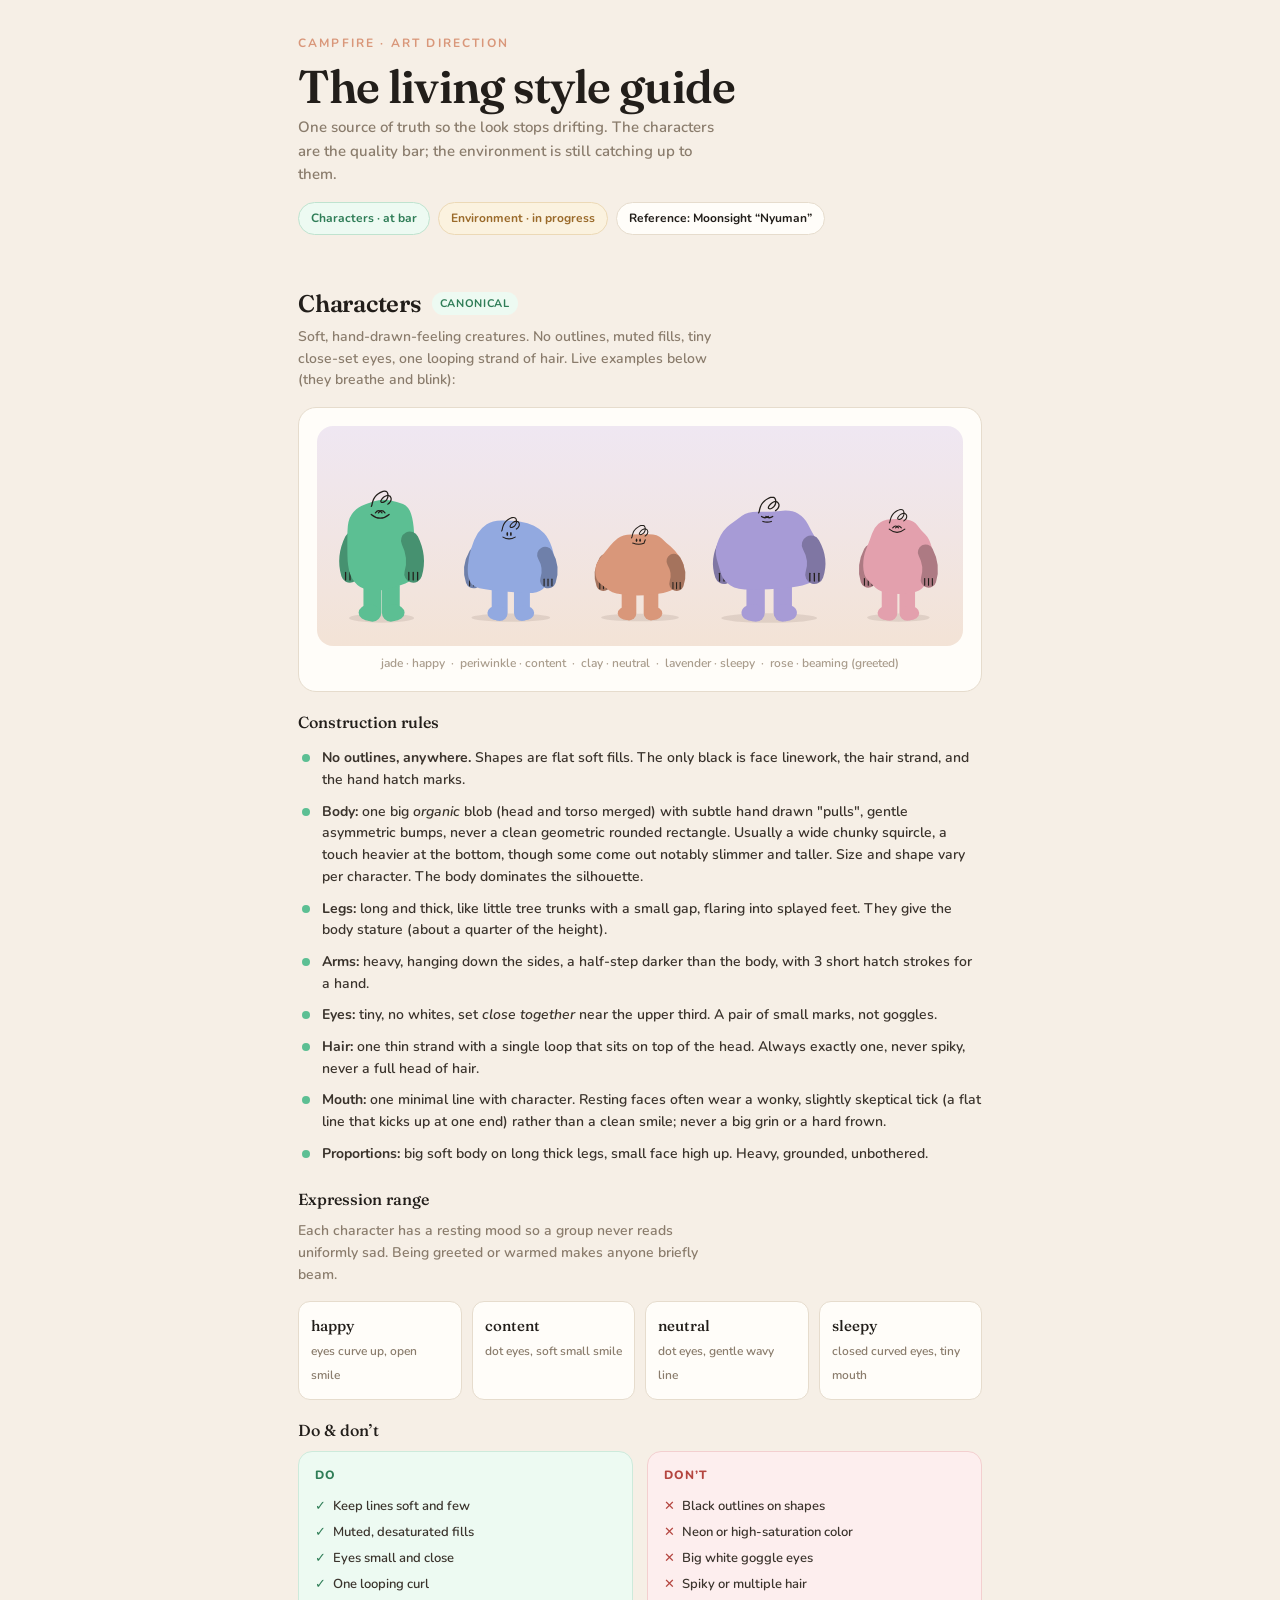
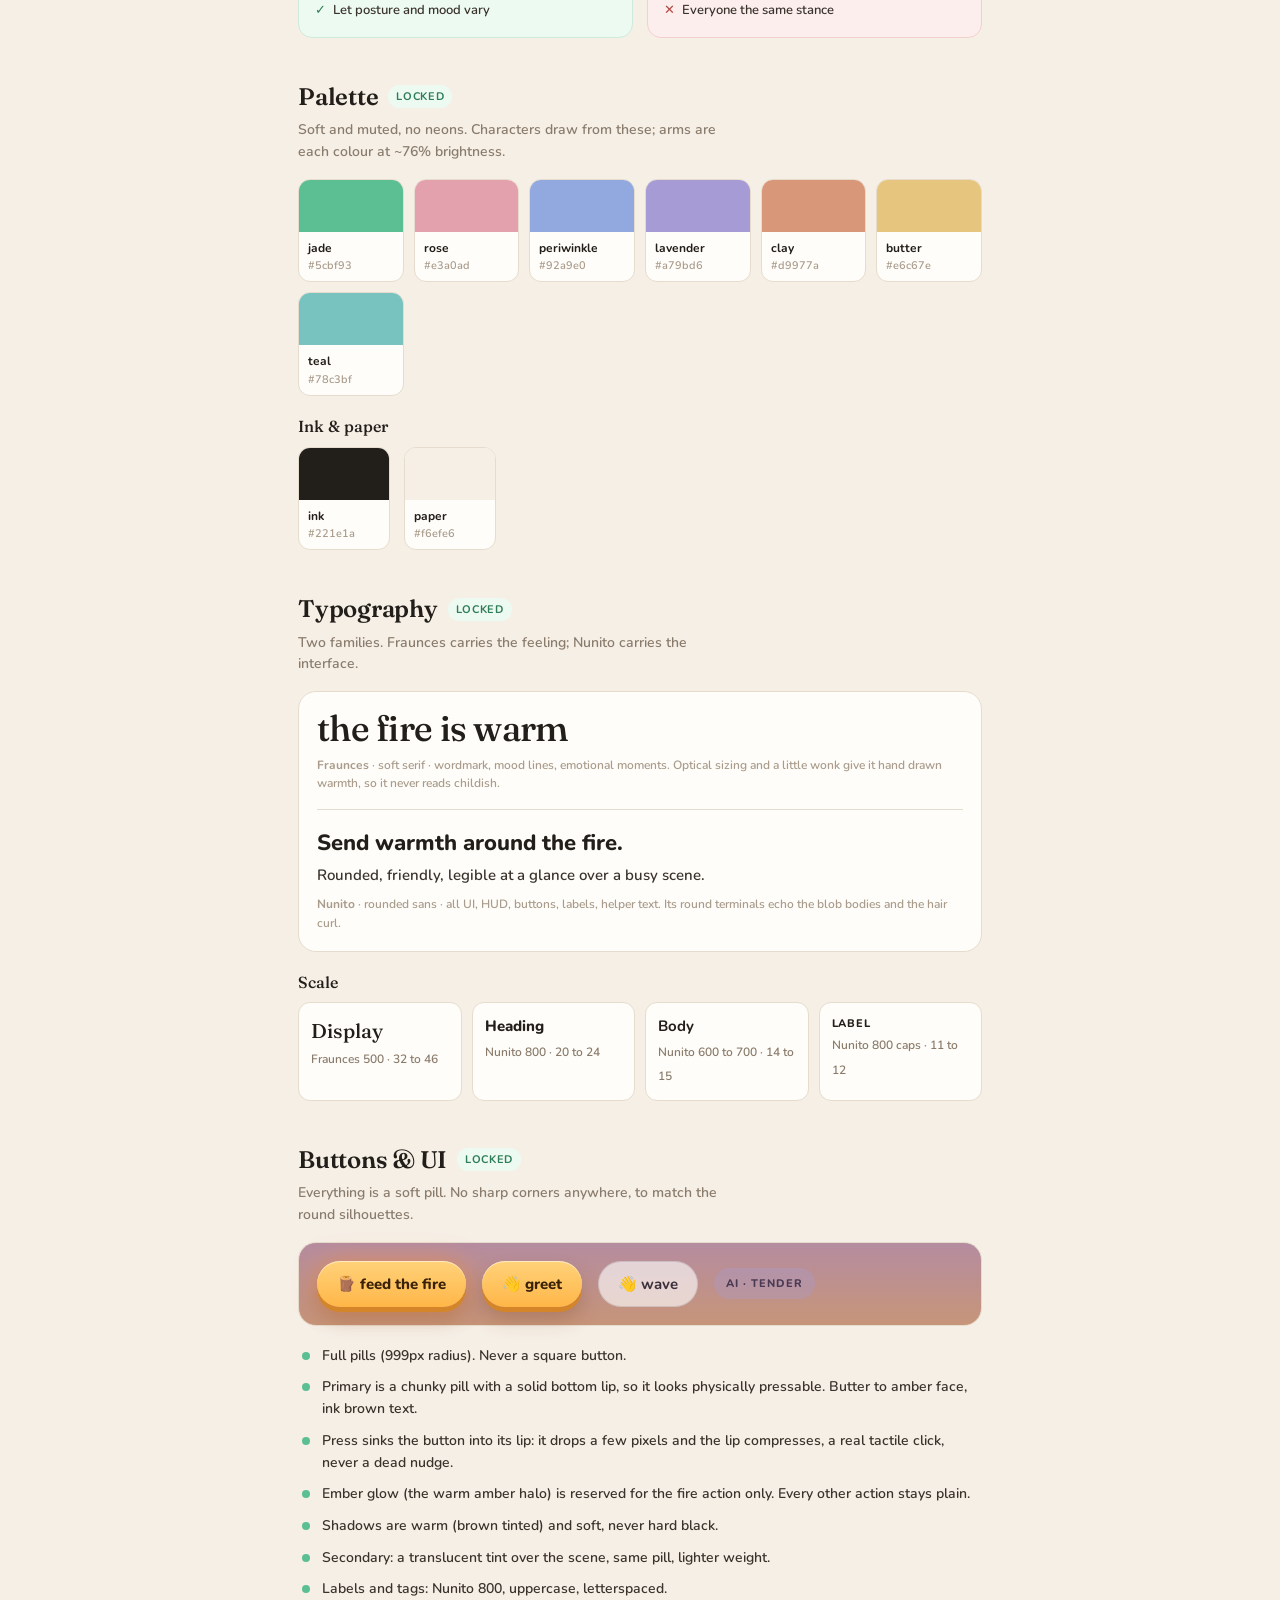
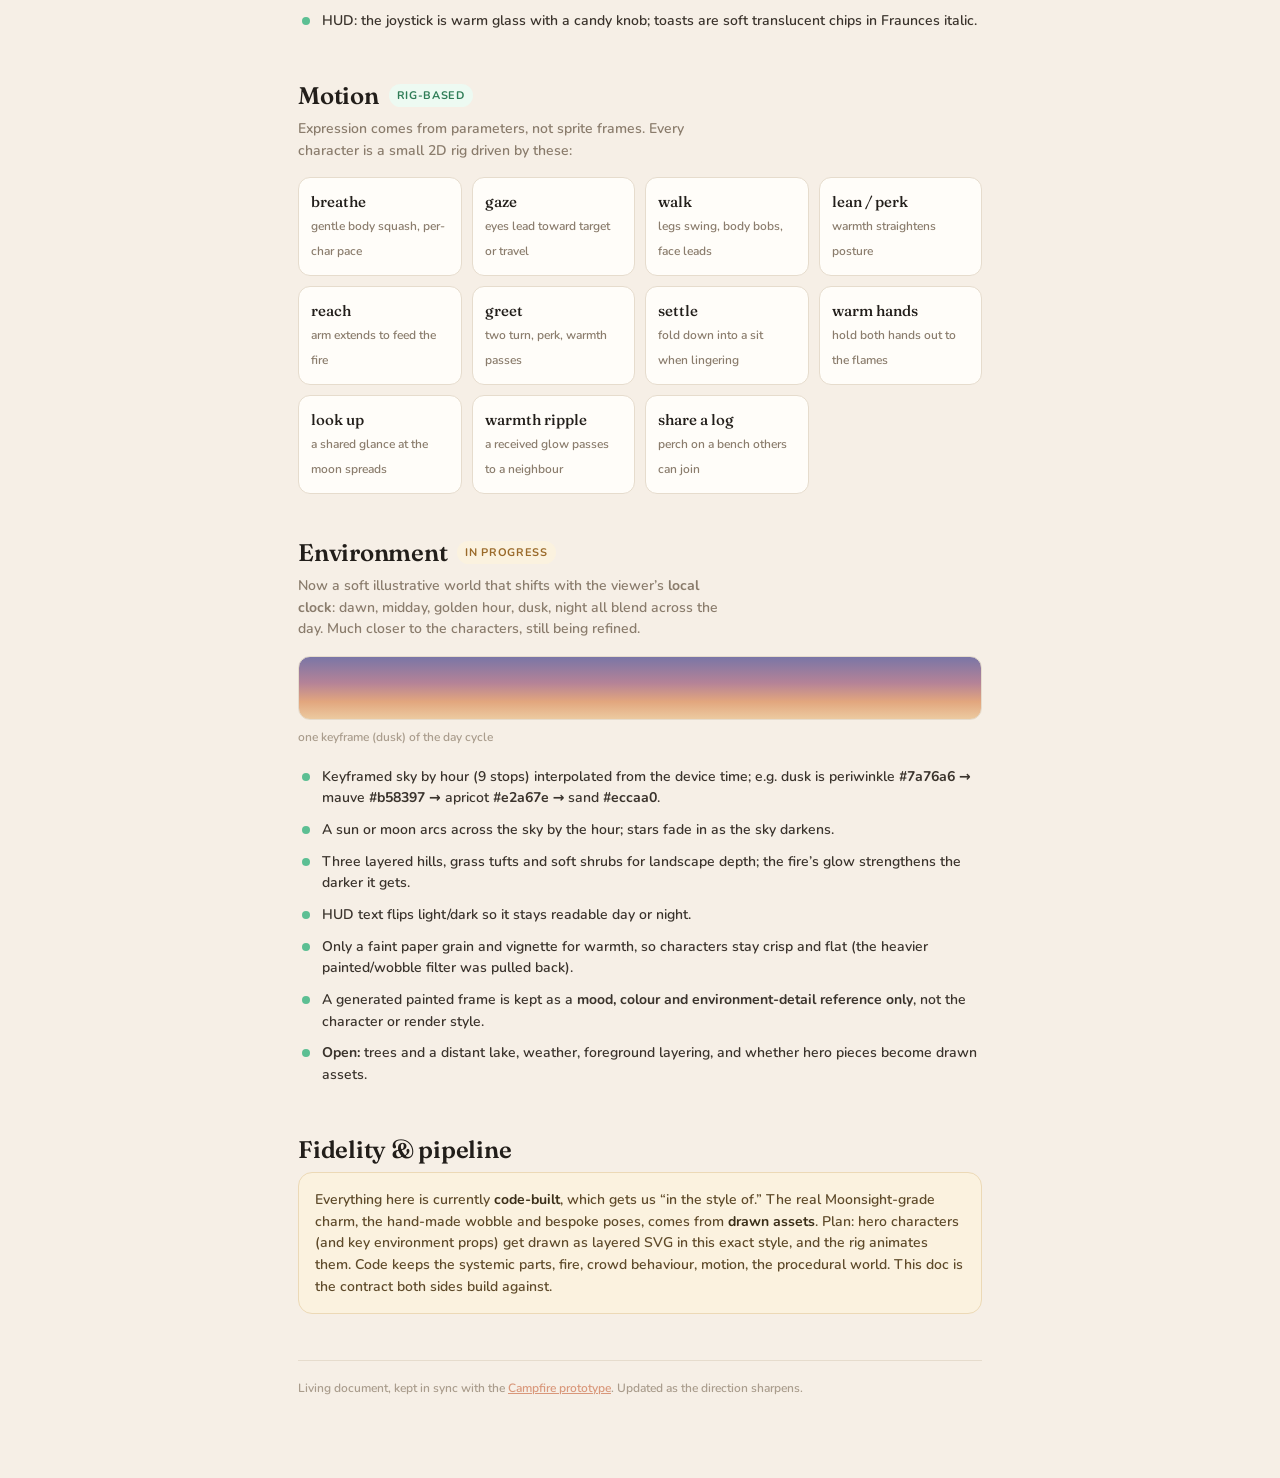
<file: experiments/style/index.html>
<!doctype html>
<html lang="en">
<head>
<meta charset="utf-8">
<meta name="viewport" content="width=device-width,initial-scale=1,viewport-fit=cover">
<title>Campfire · Art Direction</title>
<meta name="description" content="Living style guide for the Campfire project. Characters are the quality bar.">
<meta name="color-scheme" content="light">
<link rel="preconnect" href="https://fonts.googleapis.com">
<link rel="preconnect" href="https://fonts.gstatic.com" crossorigin>
<link href="https://fonts.googleapis.com/css2?family=Fraunces:ital,opsz,wght@0,9..144,400;0,9..144,500;0,9..144,600;1,9..144,400&family=Nunito:ital,wght@0,400;0,600;0,700;0,800;1,400&display=swap" rel="stylesheet">
<style>
:root{
  --jade:#5cbf93;--rose:#e3a0ad;--peri:#92a9e0;--lav:#a79bd6;--clay:#d9977a;--butter:#e6c67e;--teal:#78c3bf;
  --ink:#221e1a;--paper:#f6efe6;--card:#fffdf9;--line:#e6dccd;--mut:#8a7c6c;--dim:#a99c8c;
  --disp:"Fraunces",Georgia,serif;--body:"Nunito",system-ui,sans-serif;
  --gut:max(18px,env(safe-area-inset-left));
}
*{box-sizing:border-box;margin:0;padding:0}
body{background:var(--paper);color:var(--ink);font-family:var(--body);font-weight:600;-webkit-font-smoothing:antialiased;line-height:1.55}
.wrap{max-width:720px;margin:0 auto;padding:0 var(--gut) 80px}
header{padding:calc(env(safe-area-inset-top) + 34px) 0 10px}
.eyebrow{font-size:12px;font-weight:700;letter-spacing:.18em;text-transform:uppercase;color:var(--clay)}
h1{font-family:var(--disp);font-weight:600;font-size:clamp(32px,8vw,46px);line-height:1.04;letter-spacing:-.02em;margin:10px 0 6px}
.sub{color:var(--mut);font-size:15px;max-width:48ch}
.status{display:flex;flex-wrap:wrap;gap:8px;margin-top:16px}
.pill{font-size:12px;font-weight:700;padding:6px 12px;border-radius:999px;border:1px solid var(--line);background:var(--card)}
.pill.ok{color:#2f7d57;border-color:#bfe3cf;background:#edfaf2}
.pill.wip{color:#9a6a2a;border-color:#ecd9b6;background:#fbf2df}

section{margin-top:40px}
h2{font-family:var(--disp);font-weight:600;font-size:24px;letter-spacing:-.01em;margin-bottom:4px;display:flex;align-items:center;gap:10px}
h2 .tag{font-family:var(--body);font-size:11px;font-weight:700;letter-spacing:.06em;text-transform:uppercase;padding:3px 8px;border-radius:999px}
h2 .tag.ok{color:#2f7d57;background:#edfaf2}
h2 .tag.wip{color:#9a6a2a;background:#fbf2df}
.lead{color:var(--mut);font-size:14px;margin-bottom:16px;max-width:54ch}
h3{font-family:var(--disp);font-weight:500;font-size:16px;margin:18px 0 8px}

.card{background:var(--card);border:1px solid var(--line);border-radius:18px;padding:18px}
#charcv{display:block;width:100%;height:220px;border-radius:16px;background:linear-gradient(180deg,#efe7f2,#f3e3d6)}
.caption{font-size:12px;color:var(--dim);margin-top:8px;text-align:center}

.swatches{display:grid;grid-template-columns:repeat(auto-fill,minmax(92px,1fr));gap:10px}
.sw{border:1px solid var(--line);border-radius:12px;overflow:hidden;background:var(--card)}
.sw .chip{height:52px}
.sw .meta{padding:7px 9px}
.sw .nm{font-size:12px;font-weight:700}
.sw .hex{font-size:11px;color:var(--dim);font-variant-numeric:tabular-nums}
.dusk{height:64px;border-radius:12px;border:1px solid var(--line);background:linear-gradient(180deg,#7a76a6,#b58397 42%,#e2a67e 72%,#eccaa0)}

ul.rules{list-style:none;margin:6px 0}
ul.rules li{position:relative;padding:5px 0 5px 24px;font-size:14px;color:#3a332c}
ul.rules li::before{content:"";position:absolute;left:4px;top:12px;width:8px;height:8px;border-radius:50%;background:var(--jade)}
.cols{display:grid;grid-template-columns:1fr 1fr;gap:14px}
@media(max-width:560px){.cols{grid-template-columns:1fr}}
.do,.dont{border-radius:14px;padding:14px 14px 14px 16px;border:1px solid var(--line)}
.do{background:#edfaf2;border-color:#cdeadb}
.dont{background:#fdeeee;border-color:#f3cfcf}
.do h4,.dont h4{font-family:var(--body);font-size:12px;font-weight:800;letter-spacing:.08em;text-transform:uppercase;margin-bottom:8px}
.do h4{color:#2f7d57}.dont h4{color:#b4453f}
.do li,.dont li{list-style:none;font-size:13px;padding:3px 0 3px 18px;position:relative;color:#3a332c}
.do li::before{content:"✓";position:absolute;left:0;color:#2f7d57;font-weight:800}
.dont li::before{content:"✕";position:absolute;left:0;color:#b4453f;font-weight:800}

.specrow{display:flex;gap:14px;align-items:center;flex-wrap:wrap}
.motion{display:grid;grid-template-columns:repeat(auto-fill,minmax(150px,1fr));gap:10px}
.m{background:var(--card);border:1px solid var(--line);border-radius:12px;padding:12px}
.m b{font-family:var(--disp);font-weight:500;font-size:15px;display:block}
.m span{font-size:12px;color:var(--mut)}
.note{background:#fbf2df;border:1px solid #ecd9b6;border-radius:14px;padding:16px;font-size:14px;color:#5e4a2a}
.note b{color:#3a2e18}
footer{margin-top:46px;padding-top:18px;border-top:1px solid var(--line);font-size:12px;color:var(--dim)}
a{color:var(--clay)}
.btn-primary{font-family:var(--body);font-weight:800;font-size:15px;color:#3a2208;border:0;padding:13px 20px;border-radius:999px;display:inline-flex;align-items:center;gap:8px;cursor:pointer;
  background:linear-gradient(180deg,#ffd27a,#ffb648);box-shadow:0 5px 0 #d4852a,0 12px 20px rgba(110,55,15,.26),inset 0 1px 0 rgba(255,255,255,.55);transition:transform .09s,box-shadow .09s,filter .12s}
.btn-primary:active{transform:translateY(3px);box-shadow:0 2px 0 #d4852a,0 6px 12px rgba(110,55,15,.24),inset 0 1px 0 rgba(255,255,255,.55);filter:brightness(1.03)}
.btn-ember{box-shadow:0 5px 0 #d4852a,0 0 22px 2px rgba(255,150,60,.5),0 12px 20px rgba(110,55,15,.26),inset 0 1px 0 rgba(255,255,255,.55)}
.btn-ember:active{transform:translateY(3px);box-shadow:0 2px 0 #d4852a,0 0 18px 2px rgba(255,150,60,.45),0 6px 12px rgba(110,55,15,.24),inset 0 1px 0 rgba(255,255,255,.55)}
.btn-secondary{font-family:var(--body);font-weight:700;font-size:15px;color:#3a2f3a;border:0;padding:13px 20px;border-radius:999px;display:inline-flex;align-items:center;gap:8px;cursor:pointer;
  background:rgba(255,255,255,.62);box-shadow:inset 0 0 0 1px rgba(90,70,90,.16);transition:transform .12s,filter .12s}
.btn-secondary:active{transform:scale(.95)}
.pill-tag{font-family:var(--body);font-weight:800;font-size:11px;letter-spacing:.09em;text-transform:uppercase;color:#4a3a52;background:rgba(167,155,214,.3);padding:7px 12px;border-radius:999px}
</style>
</head>
<body>
<div class="wrap">
  <header>
    <div class="eyebrow">Campfire · Art Direction</div>
    <h1>The living style guide</h1>
    <p class="sub">One source of truth so the look stops drifting. The characters are the quality bar; the environment is still catching up to them.</p>
    <div class="status">
      <span class="pill ok">Characters · at bar</span>
      <span class="pill wip">Environment · in progress</span>
      <span class="pill">Reference: Moonsight “Nyuman”</span>
    </div>
  </header>

  <section>
    <h2>Characters <span class="tag ok">canonical</span></h2>
    <p class="lead">Soft, hand-drawn-feeling creatures. No outlines, muted fills, tiny close-set eyes, one looping strand of hair. Live examples below (they breathe and blink):</p>
    <div class="card">
      <canvas id="charcv" width="680" height="220"></canvas>
      <div class="caption">jade · happy &nbsp;·&nbsp; periwinkle · content &nbsp;·&nbsp; clay · neutral &nbsp;·&nbsp; lavender · sleepy &nbsp;·&nbsp; rose · beaming (greeted)</div>
    </div>

    <h3>Construction rules</h3>
    <ul class="rules">
      <li><b>No outlines, anywhere.</b> Shapes are flat soft fills. The only black is face linework, the hair strand, and the hand hatch marks.</li>
      <li><b>Body:</b> one big <i>organic</i> blob (head and torso merged) with subtle hand drawn "pulls", gentle asymmetric bumps, never a clean geometric rounded rectangle. Usually a wide chunky squircle, a touch heavier at the bottom, though some come out notably slimmer and taller. Size and shape vary per character. The body dominates the silhouette.</li>
      <li><b>Legs:</b> long and thick, like little tree trunks with a small gap, flaring into splayed feet. They give the body stature (about a quarter of the height).</li>
      <li><b>Arms:</b> heavy, hanging down the sides, a half-step darker than the body, with 3 short hatch strokes for a hand.</li>
      <li><b>Eyes:</b> tiny, no whites, set <i>close together</i> near the upper third. A pair of small marks, not goggles.</li>
      <li><b>Hair:</b> one thin strand with a single loop that sits on top of the head. Always exactly one, never spiky, never a full head of hair.</li>
      <li><b>Mouth:</b> one minimal line with character. Resting faces often wear a wonky, slightly skeptical tick (a flat line that kicks up at one end) rather than a clean smile; never a big grin or a hard frown.</li>
      <li><b>Proportions:</b> big soft body on long thick legs, small face high up. Heavy, grounded, unbothered.</li>
    </ul>

    <h3>Expression range</h3>
    <p class="lead">Each character has a resting mood so a group never reads uniformly sad. Being greeted or warmed makes anyone briefly beam.</p>
    <div class="motion">
      <div class="m"><b>happy</b><span>eyes curve up, open smile</span></div>
      <div class="m"><b>content</b><span>dot eyes, soft small smile</span></div>
      <div class="m"><b>neutral</b><span>dot eyes, gentle wavy line</span></div>
      <div class="m"><b>sleepy</b><span>closed curved eyes, tiny mouth</span></div>
    </div>

    <h3>Do &amp; don’t</h3>
    <div class="cols">
      <div class="do"><h4>Do</h4>
        <li>Keep lines soft and few</li>
        <li>Muted, desaturated fills</li>
        <li>Eyes small and close</li>
        <li>One looping curl</li>
        <li>Let posture and mood vary</li>
      </div>
      <div class="dont"><h4>Don’t</h4>
        <li>Black outlines on shapes</li>
        <li>Neon or high-saturation color</li>
        <li>Big white goggle eyes</li>
        <li>Spiky or multiple hair</li>
        <li>Everyone the same stance</li>
      </div>
    </div>
  </section>

  <section>
    <h2>Palette <span class="tag ok">locked</span></h2>
    <p class="lead">Soft and muted, no neons. Characters draw from these; arms are each colour at ~76% brightness.</p>
    <div class="swatches" id="swatches"></div>
    <h3>Ink &amp; paper</h3>
    <div class="specrow">
      <div class="sw" style="min-width:92px"><div class="chip" style="background:#221e1a"></div><div class="meta"><div class="nm">ink</div><div class="hex">#221e1a</div></div></div>
      <div class="sw" style="min-width:92px"><div class="chip" style="background:#f6efe6"></div><div class="meta"><div class="nm">paper</div><div class="hex">#f6efe6</div></div></div>
    </div>
  </section>

  <section>
    <h2>Typography <span class="tag ok">locked</span></h2>
    <p class="lead">Two families. Fraunces carries the feeling; Nunito carries the interface.</p>
    <div class="card" style="display:grid;gap:16px">
      <div>
        <div style="font-family:var(--disp);font-weight:500;font-size:clamp(28px,7vw,36px);line-height:1.05;letter-spacing:-.02em">the fire is warm</div>
        <div class="caption" style="text-align:left;margin-top:8px"><b>Fraunces</b> · soft serif · wordmark, mood lines, emotional moments. Optical sizing and a little wonk give it hand drawn warmth, so it never reads childish.</div>
      </div>
      <div style="border-top:1px solid var(--line);padding-top:16px">
        <div style="font-family:var(--body);font-weight:800;font-size:22px">Send warmth around the fire.</div>
        <div style="font-family:var(--body);font-weight:600;font-size:15px;color:#3a332c;margin-top:4px">Rounded, friendly, legible at a glance over a busy scene.</div>
        <div class="caption" style="text-align:left;margin-top:8px"><b>Nunito</b> · rounded sans · all UI, HUD, buttons, labels, helper text. Its round terminals echo the blob bodies and the hair curl.</div>
      </div>
    </div>
    <h3>Scale</h3>
    <div class="motion">
      <div class="m"><b style="font-size:20px">Display</b><span>Fraunces 500 · 32 to 46</span></div>
      <div class="m"><b style="font-family:var(--body);font-weight:800">Heading</b><span>Nunito 800 · 20 to 24</span></div>
      <div class="m"><b style="font-family:var(--body);font-weight:700;font-size:15px">Body</b><span>Nunito 600 to 700 · 14 to 15</span></div>
      <div class="m"><b style="font-family:var(--body);font-weight:800;font-size:11px;letter-spacing:.08em;text-transform:uppercase">Label</b><span>Nunito 800 caps · 11 to 12</span></div>
    </div>
  </section>

  <section>
    <h2>Buttons &amp; UI <span class="tag ok">locked</span></h2>
    <p class="lead">Everything is a soft pill. No sharp corners anywhere, to match the round silhouettes.</p>
    <div class="card" style="display:flex;flex-wrap:wrap;gap:16px;align-items:center;background:linear-gradient(180deg,#b58ca0,#c79579)">
      <button class="btn-primary btn-ember">🪵 feed the fire</button>
      <button class="btn-primary">👋 greet</button>
      <button class="btn-secondary">👋 wave</button>
      <span class="pill-tag">AI · tender</span>
    </div>
    <ul class="rules" style="margin-top:14px">
      <li>Full pills (999px radius). Never a square button.</li>
      <li>Primary is a chunky pill with a solid bottom lip, so it looks physically pressable. Butter to amber face, ink brown text.</li>
      <li>Press sinks the button into its lip: it drops a few pixels and the lip compresses, a real tactile click, never a dead nudge.</li>
      <li>Ember glow (the warm amber halo) is reserved for the fire action only. Every other action stays plain.</li>
      <li>Shadows are warm (brown tinted) and soft, never hard black.</li>
      <li>Secondary: a translucent tint over the scene, same pill, lighter weight.</li>
      <li>Labels and tags: Nunito 800, uppercase, letterspaced.</li>
      <li>HUD: the joystick is warm glass with a candy knob; toasts are soft translucent chips in Fraunces italic.</li>
    </ul>
  </section>

  <section>
    <h2>Motion <span class="tag ok">rig-based</span></h2>
    <p class="lead">Expression comes from parameters, not sprite frames. Every character is a small 2D rig driven by these:</p>
    <div class="motion">
      <div class="m"><b>breathe</b><span>gentle body squash, per-char pace</span></div>
      <div class="m"><b>gaze</b><span>eyes lead toward target or travel</span></div>
      <div class="m"><b>walk</b><span>legs swing, body bobs, face leads</span></div>
      <div class="m"><b>lean / perk</b><span>warmth straightens posture</span></div>
      <div class="m"><b>reach</b><span>arm extends to feed the fire</span></div>
      <div class="m"><b>greet</b><span>two turn, perk, warmth passes</span></div>
      <div class="m"><b>settle</b><span>fold down into a sit when lingering</span></div>
      <div class="m"><b>warm hands</b><span>hold both hands out to the flames</span></div>
      <div class="m"><b>look up</b><span>a shared glance at the moon spreads</span></div>
      <div class="m"><b>warmth ripple</b><span>a received glow passes to a neighbour</span></div>
      <div class="m"><b>share a log</b><span>perch on a bench others can join</span></div>
    </div>
  </section>

  <section>
    <h2>Environment <span class="tag wip">in progress</span></h2>
    <p class="lead">Now a soft illustrative world that shifts with the viewer’s <b>local clock</b>: dawn, midday, golden hour, dusk, night all blend across the day. Much closer to the characters, still being refined.</p>
    <div class="dusk"></div>
    <div class="caption" style="text-align:left;margin:8px 0 2px">one keyframe (dusk) of the day cycle</div>
    <ul class="rules" style="margin-top:14px">
      <li>Keyframed sky by hour (9 stops) interpolated from the device time; e.g. dusk is periwinkle <b>#7a76a6</b> → mauve <b>#b58397</b> → apricot <b>#e2a67e</b> → sand <b>#eccaa0</b>.</li>
      <li>A sun or moon arcs across the sky by the hour; stars fade in as the sky darkens.</li>
      <li>Three layered hills, grass tufts and soft shrubs for landscape depth; the fire’s glow strengthens the darker it gets.</li>
      <li>HUD text flips light/dark so it stays readable day or night.</li>
      <li>Only a faint paper grain and vignette for warmth, so characters stay crisp and flat (the heavier painted/wobble filter was pulled back).</li>
      <li>A generated painted frame is kept as a <b>mood, colour and environment-detail reference only</b>, not the character or render style.</li>
      <li><b>Open:</b> trees and a distant lake, weather, foreground layering, and whether hero pieces become drawn assets.</li>
    </ul>
  </section>

  <section>
    <h2>Fidelity &amp; pipeline</h2>
    <div class="note">
      Everything here is currently <b>code-built</b>, which gets us “in the style of.” The real Moonsight-grade charm, the hand-made wobble and bespoke poses, comes from <b>drawn assets</b>. Plan: hero characters (and key environment props) get drawn as layered SVG in this exact style, and the rig animates them. Code keeps the systemic parts, fire, crowd behaviour, motion, the procedural world. This doc is the contract both sides build against.
    </div>
  </section>

  <footer>
    Living document, kept in sync with the <a href="../campfire/">Campfire prototype</a>. Updated as the direction sharpens.
  </footer>
</div>

<script>
'use strict';
// ---- palette swatches ----
const PAL=[['jade','#5cbf93'],['rose','#e3a0ad'],['periwinkle','#92a9e0'],['lavender','#a79bd6'],['clay','#d9977a'],['butter','#e6c67e'],['teal','#78c3bf']];
const sc=document.getElementById('swatches');
sc.innerHTML=PAL.map(([n,h])=>`<div class="sw"><div class="chip" style="background:${h}"></div><div class="meta"><div class="nm">${n}</div><div class="hex">${h}</div></div></div>`).join('');

// ---- live character strip (the canonical reference, breathing + blinking) ----
const cv=document.getElementById('charcv'), ctx=cv.getContext('2d');
function shade(hex,f){const n=parseInt(hex.slice(1),16);let r=(n>>16)&255,g=(n>>8)&255,b=n&255;return 'rgb('+Math.round(r*f)+','+Math.round(g*f)+','+Math.round(b*f)+')';}
function blobPath(cx,cy,rx,ry,seed,pear){
  pear = pear||0;
  const n=16, EXP=2.7, p=2/EXP, pts=[];       // superellipse: flat-ish top & bottom, rounded corners
  for(let i=0;i<n;i++){ const a=i/n*Math.PI*2 - Math.PI/2;
    const ca=Math.cos(a), sa=Math.sin(a);
    const sx=Math.sign(ca)*Math.pow(Math.abs(ca),p);
    const sy=Math.sign(sa)*Math.pow(Math.abs(sa),p);
    const wob=1 + Math.sin(seed*3.1+i*1.7)*0.045 + Math.cos(seed*1.9+i*2.3)*0.03;
    const xr=rx*(1 + pear*sy), yr=ry*(sy>0?1.01:0.99);
    pts.push([cx+sx*xr*wob, cy+sy*yr*wob]); }
  const mid=(p,q)=>[(p[0]+q[0])/2,(p[1]+q[1])/2];
  ctx.beginPath(); const st=mid(pts[n-1],pts[0]); ctx.moveTo(st[0],st[1]);
  for(let i=0;i<n;i++){ const c=pts[i], nx=pts[(i+1)%n], m=mid(c,nx); ctx.quadraticCurveTo(c[0],c[1],m[0],m[1]); }
  ctx.closePath();
}
const CHARS=[
  {col:'#5cbf93',mood:'happy',hair:2,  bodyScale:1.10,bodyW:0.78,bodyH:1.16,pear:0.08}, // skinny, tall
  {col:'#92a9e0',mood:'content',hair:1,bodyScale:0.98,bodyW:1.06,bodyH:1.00,pear:0.16}, // medium
  {col:'#d9977a',mood:'neutral',hair:0,bodyScale:0.90,bodyW:1.14,bodyH:0.96,pear:0.21}, // small, stout, heavy bottom
  {col:'#a79bd6',mood:'sleepy',hair:3, bodyScale:1.13,bodyW:1.12,bodyH:1.02,pear:0.18}, // big, round
  {col:'#e3a0ad',mood:'happy',hair:4,  bodyScale:0.96,bodyW:0.86,bodyH:1.10,pear:0.10}, // slim
].map((c,i)=>({...c,dark:shade(c.col,0.76),ph:Math.random()*6.28,spd:0.85+Math.random()*0.25,nextBlink:1000+Math.random()*3000,blink:0}));
// one thin hair strand with a single loop — the original, as first generated
// hair = the actual Nyuman reference curl, vectorized (centerline traced and
// decomposed into 3 smooth segments in character units, origin at the scalp).
const HAIR=[
  [[0.0,0.0],[0.436,-0.508],[0.654,-2.324],[1.598,-5.229],[2.905,-7.262],[5.011,-9.223],[7.843,-10.748],[9.078,-11.038],[10.24,-11.038],[11.038,-10.748],[11.547,-10.312],[12.055,-9.223],[12.128,-8.206]],
  [[11.983,-8.061],[10.312,-7.698],[8.497,-6.391],[7.117,-4.575],[6.899,-3.849],[6.972,-3.268],[7.553,-2.832],[8.497,-2.832],[10.167,-3.704],[11.111,-4.72],[11.765,-5.882],[12.128,-7.044],[12.128,-7.843]],
  [[12.346,-7.916],[12.999,-7.843],[13.798,-7.19],[14.379,-6.1],[14.452,-5.156],[14.306,-4.285],[13.725,-3.123],[12.781,-2.106],[11.983,-1.598]]
];
function drawHair(v,hx,hy,s){
  ctx.lineCap='round';ctx.lineJoin='round';
  for(const P of HAIR){
    ctx.beginPath();
    ctx.moveTo(hx+P[0][0]*s, hy+P[0][1]*s);
    for(let i=1;i<P.length-1;i++){
      const mx=hx+(P[i][0]+P[i+1][0])/2*s, my=hy+(P[i][1]+P[i+1][1])/2*s;
      ctx.quadraticCurveTo(hx+P[i][0]*s, hy+P[i][1]*s, mx, my);
    }
    const n=P.length-1;
    ctx.quadraticCurveTo(hx+P[n][0]*s, hy+P[n][1]*s, hx+P[n][0]*s, hy+P[n][1]*s);
    ctx.stroke();
  }
}
let CW=0,CH=0,DPR=1;
function fit(){DPR=Math.min(2,devicePixelRatio||1);CW=cv.clientWidth;CH=cv.clientHeight;cv.width=CW*DPR;cv.height=CH*DPR;ctx.setTransform(DPR,0,0,DPR,0,0);}
addEventListener('resize',fit);fit();

function drawChar(a,cx,by,s,now){
  const INK='#221e1a', col=a.col, dark=a.dark;
  s = s*(a.bodyScale||1);
  const breath=Math.sin(now/700*a.spd+a.ph);
  const bob=breath*1.3*s;
  const bw=66*s*(a.bodyW||1), bh=58*s*(a.bodyH||1), legH=18*s, botY=by-legH, topY=botY-bh;
  const faceY=topY+bh*0.145+bob, fcx=cx-bw*0.02, sq=1+breath*0.035;
  const limb=(x1,y1,x2,y2,w,c)=>{ctx.strokeStyle=c;ctx.lineCap='round';ctx.lineWidth=w;ctx.beginPath();ctx.moveTo(x1,y1);ctx.lineTo(x2,y2);ctx.stroke();};
  const hand=(x,y)=>{ctx.strokeStyle=INK;ctx.lineWidth=0.9*s;for(let i=-1;i<=1;i++){ctx.beginPath();ctx.moveTo(x+i*3.2*s,y-1*s);ctx.lineTo(x+i*3.2*s,y+4.5*s);ctx.stroke();}};
  const armHang=(sx,sy,hy,bow,c)=>{ctx.strokeStyle=c;ctx.lineCap='round';ctx.lineWidth=13*s;ctx.beginPath();ctx.moveTo(sx,sy);ctx.quadraticCurveTo(sx+bow,(sy+hy)/2,sx+bow*0.4,hy);ctx.stroke();return [sx+bow*0.4,hy];};
  const shoulderY=topY+bh*0.46, handY=topY+bh*0.82, footH=6*s;
  // shadow
  ctx.fillStyle='rgba(60,40,30,.10)';ctx.beginPath();ctx.ellipse(cx,by+2*s,bw*0.46,3.4*s,0,0,7);ctx.fill();
  // legs: short thick + flared feet
  for(const sgn of [-1,1]){ const lx=cx+sgn*bw*0.13;
    limb(lx,botY-3*s,lx,by-footH*0.3,13*s,col);
    ctx.fillStyle=col;ctx.beginPath();ctx.ellipse(lx+sgn*2*s,by-footH*0.3,8*s,footH,0,0,7);ctx.fill(); }
  // back arm (hangs close)
  { const h=armHang(cx-bw*0.40,shoulderY,handY,-6*s,dark); hand(h[0],h[1]); }
  // body: organic blob with pulls
  ctx.save();ctx.translate(cx,botY);ctx.scale(1,sq);ctx.translate(-cx,-botY);
  blobPath(cx,topY+bh*0.5,bw*0.5,bh*0.5,a.ph,a.pear);ctx.fillStyle=col;ctx.fill();ctx.restore();
  // front arm (hangs close)
  { const h=armHang(cx+bw*0.40,shoulderY,handY,6*s,dark); hand(h[0],h[1]); }
  // face
  const eyeDx=bw*0.021, mood=a.mood, blinking=a.blink>0;
  ctx.strokeStyle=INK;ctx.fillStyle=INK;ctx.lineWidth=0.9*s;ctx.lineCap='round';ctx.lineJoin='round';
  if(blinking||mood==='sleepy'){ for(const ex of [-eyeDx,eyeDx]){ctx.beginPath();ctx.moveTo(fcx+ex-2.4*s,faceY);ctx.quadraticCurveTo(fcx+ex,faceY+1.8*s,fcx+ex+2.4*s,faceY);ctx.stroke();} }
  else if(mood==='happy'){ for(const ex of [-eyeDx,eyeDx]){ctx.beginPath();ctx.moveTo(fcx+ex-2.4*s,faceY+1*s);ctx.quadraticCurveTo(fcx+ex,faceY-2.2*s,fcx+ex+2.4*s,faceY+1*s);ctx.stroke();} }
  else { for(const ex of [-eyeDx,eyeDx]){ctx.beginPath();ctx.ellipse(fcx+ex,faceY,0.72*s,1.6*s,0,0,7);ctx.fill();} }
  const my=faceY+bh*0.05;ctx.beginPath();
  if(mood==='happy'){ctx.moveTo(fcx-6.5*s,my-1.2*s);ctx.quadraticCurveTo(fcx,my+4.2*s,fcx+6.5*s,my-1.2*s);}
  else if(mood==='content'){ctx.moveTo(fcx-5*s,my-0.3*s);ctx.quadraticCurveTo(fcx,my+2.6*s,fcx+5*s,my-0.3*s);}
  else if(mood==='sleepy'){ctx.moveTo(fcx-3*s,my+0.6*s);ctx.quadraticCurveTo(fcx,my+1.6*s,fcx+3*s,my+0.6*s);}
  else {ctx.moveTo(fcx-5*s,my-0.2*s);ctx.quadraticCurveTo(fcx+0.5*s,my+1.9*s,fcx+5*s,my-0.1*s);ctx.lineTo(fcx+6.2*s,my-3.2*s);}  // wonky skeptical tick (Nyuman)
  ctx.stroke();
  // hair strand (per-character style)
  ctx.lineWidth=0.9*s;
  drawHair(a.hair, cx-7.5*s, topY+6*s+bob, s);
}
let last=performance.now();
function loop(now){
  const dt=Math.min(.05,(now-last)/1000);last=now;
  ctx.clearRect(0,0,CW,CH);
  const n=CHARS.length, gap=CW/n, s=Math.min(1.25, CW/n/70);
  CHARS.forEach((a,i)=>{
    a.nextBlink-=dt*1000; if(a.nextBlink<=0){a.blink=0.12;a.nextBlink=2200+Math.random()*3500;}
    if(a.blink>0)a.blink-=dt;
    drawChar(a, gap*(i+0.5), CH*0.86, s, now);
  });
  requestAnimationFrame(loop);
}
requestAnimationFrame(loop);
</script>
</body>
</html>
</file>
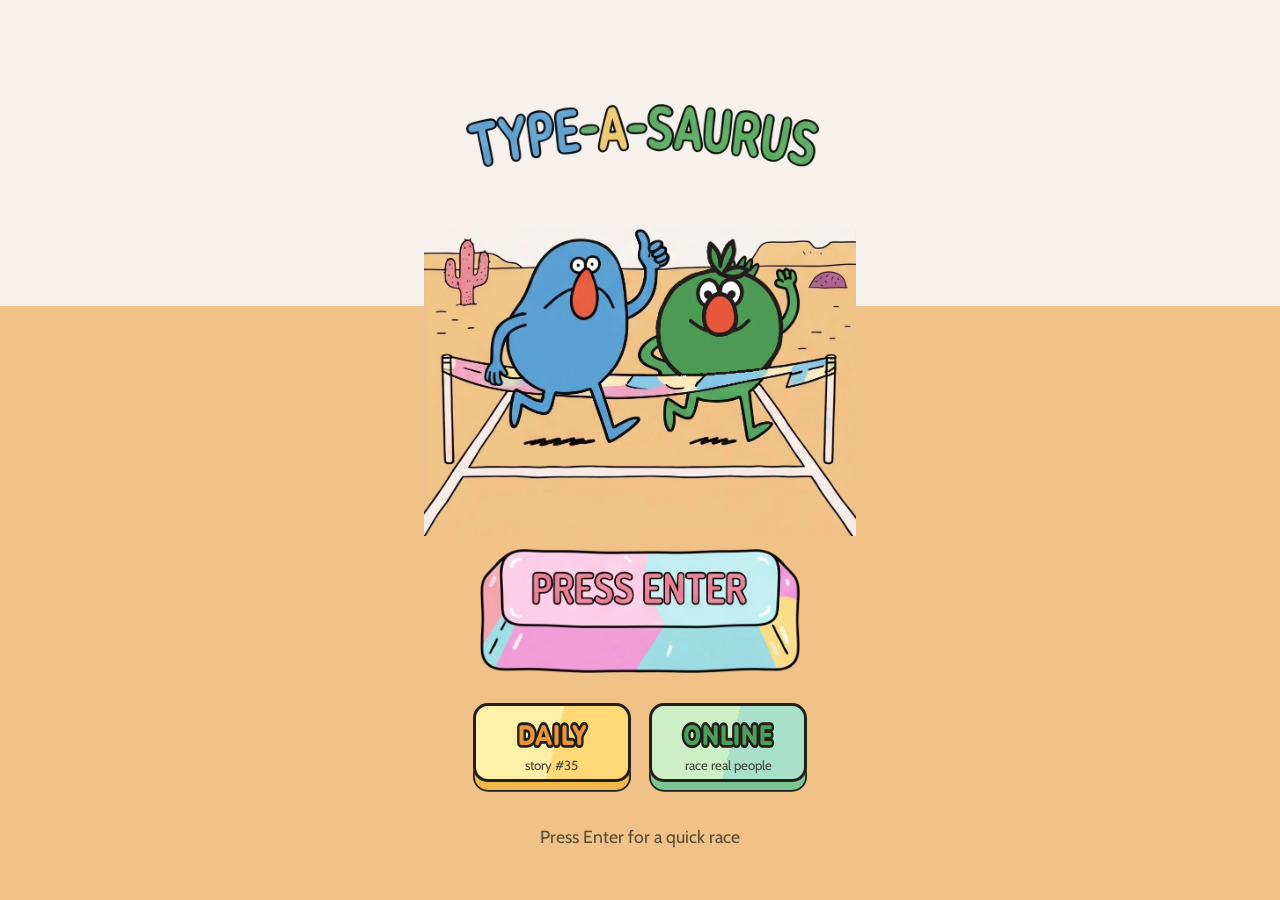
<file: experiments/type-a-saurus/index.html>
<!DOCTYPE html>
<html lang="en">
<head>
<meta charset="utf-8">
<meta name="viewport" content="width=device-width,initial-scale=1,maximum-scale=1,user-scalable=no,viewport-fit=cover">
<meta name="theme-color" content="#F6F1ED">
<meta name="apple-mobile-web-app-capable" content="yes">
<meta name="mobile-web-app-capable" content="yes">
<meta name="apple-mobile-web-app-title" content="Type-A-Saurus">
<link rel="manifest" href="manifest.json">
<link rel="apple-touch-icon" href="img/icon-180.png">
<link rel="icon" href="img/icon-192.png">
<title>Type-A-Saurus</title>
<link rel="preconnect" href="https://fonts.googleapis.com">
<link rel="preconnect" href="https://fonts.gstatic.com" crossorigin>
<link rel="stylesheet" href="https://fonts.googleapis.com/css2?family=Sniglet:wght@400;800&family=Cabin:wght@400;500&family=Nunito:wght@900&display=swap">
<style>
:root{
  --bg:#F8F4F1;--cream:#F6F1ED;--ink:#221E1B;--ink2:#6b645e;--ink3:#A39C95;--sand:#EFCD97;--sandS:#F1C287;--track:#E78170;--line:#FAEFEA;
  --hl:#7CBF7E;--blue:#6F9DCA;--green:#65A46A;--tile:#E8E3E0;--card:#FCFAF8;
  --f:"Sniglet",system-ui,sans-serif;--body:"Cabin",system-ui,sans-serif;--head:"Nunito",system-ui,sans-serif;
}
*{box-sizing:border-box;margin:0;padding:0}
html,body{height:100%;background:var(--bg);overflow:hidden;overscroll-behavior:none;-webkit-tap-highlight-color:transparent;-webkit-user-select:none;user-select:none;touch-action:manipulation}
body{font-family:var(--f);color:var(--ink);-webkit-font-smoothing:antialiased}
img{display:block;-webkit-user-drag:none;pointer-events:none}
button{font:inherit;color:inherit;background:none;border:0;cursor:pointer}
.off{display:none!important}
.a{position:absolute}

/* ---------- shared hand-drawn pieces ---------- */
.chunk{display:inline-block;font-family:var(--head);font-weight:900;color:var(--blue);-webkit-text-stroke:12px var(--ink);paint-order:stroke fill;transform:scaleX(.74);line-height:.95;letter-spacing:1px;white-space:nowrap}
.box{background:var(--card);border:6px solid var(--ink);border-radius:36px;box-shadow:0 6px 0 rgba(34,30,27,.12)}
.tag{display:inline-block;padding:8px 26px 10px;border-radius:22px;background:var(--green);color:#fff;font-size:40px;line-height:1}
.tag.gray{background:#9a948e}.tag.gold{background:#E9B23A}
.pkey{position:relative;display:flex;align-items:center;justify-content:center;width:100%;height:150px;border:7px solid var(--ink);border-radius:34px;cursor:pointer;
  background:linear-gradient(104deg,var(--k1,#F9CCE7) 0 52%,var(--k2,#C6EEF2) 52% 100%);box-shadow:0 22px 0 -4px var(--k3,#EF9FD6),0 22px 0 0 var(--ink);transition:transform .07s,box-shadow .07s;margin-bottom:22px}
.pkey span{font-family:var(--head);font-weight:900;font-size:78px;color:var(--kt,#EE7896);-webkit-text-stroke:13px var(--ink);paint-order:stroke fill;transform:scaleX(.8);letter-spacing:2px;white-space:nowrap}
.pkey small{position:absolute;bottom:14px;left:0;right:0;text-align:center;font-family:var(--body);font-size:30px;color:#4a443f}
.pkey.dn,.pkey:active{transform:translateY(16px);box-shadow:0 6px 0 -4px var(--k3,#EF9FD6),0 6px 0 0 var(--ink)}
.pkey.yel{--k1:#FFEFA8;--k2:#FFD978;--k3:#F0B94A;--kt:#E9963A}
.pkey.grn{--k1:#CDEFC6;--k2:#A9E0C9;--k3:#7DC495;--kt:#4E9E5C}
.pkey.blu{--k1:#CFE4F7;--k2:#B8E3F0;--k3:#8BB8E0;--kt:#5B8FC4}
.link{display:block;margin:0 auto;padding:16px 20px;font-family:var(--body);font-size:42px;color:var(--ink2);text-decoration:underline;text-underline-offset:8px}

/* ---------- pages (start, lobby, results): a 981 px wide grid, zoomed to the screen ---------- */
.page{position:fixed;inset:0;z-index:40;overscroll-behavior:contain;overflow-y:auto;overflow-x:hidden;-webkit-overflow-scrolling:touch;background:var(--cream)}
.pg{position:relative;width:981px;margin:0 auto;zoom:var(--z,.4)}

/* start screen */
#start{background:linear-gradient(var(--cream) 0 34%,var(--sandS) 34% 100%);overflow:hidden;overflow:clip}
#start .pg{height:2048px}
#start .sand{position:absolute;left:-1000px;right:-1000px;top:1230px;height:3000px;background:var(--sandS)}
#start .sky{position:absolute;left:-1000px;right:-1000px;top:-2000px;height:2545px;background:var(--cream)}
#enterKey{left:126px;top:1250px;width:729px;cursor:pointer;transition:transform .08s;pointer-events:auto}
#enterKey.dn{transform:translateY(14px) scale(.985)}
#modes{position:absolute;left:110px;right:110px;top:1600px;display:grid;grid-template-columns:1fr 1fr;gap:40px}
#modes .pkey{height:180px;padding-bottom:30px}
#modes .pkey span{font-size:64px}
#startNote{position:absolute;left:0;right:0;top:1880px;text-align:center;font-family:var(--body);font-size:40px;color:#5a4a36}

/* lobby + results */
.sheet{padding:90px 70px 120px;text-align:center}
.sheet h1{font-size:118px;margin:0 -200px}
.sub{font-family:var(--body);font-size:44px;color:var(--ink2);margin-top:18px;line-height:1.3}
.eyebrow{font-size:38px;color:var(--ink3);letter-spacing:3px;text-transform:uppercase}
.count{margin:50px auto 0;padding:34px 20px 30px}
.count .eyebrow{color:var(--ink2)}
.count b{display:block;font-size:150px;font-weight:400;line-height:1.05;font-variant-numeric:tabular-nums}
.who{display:flex;align-items:center;gap:20px;margin:44px 0 0;text-align:left}
.who label{font-family:var(--body);font-size:40px;color:var(--ink2)}
.who input{flex:1;min-width:0;font:inherit;font-size:52px;padding:18px 26px;border:4.5px solid var(--ink);border-radius:28px;background:var(--card);color:var(--ink);outline:none;-webkit-user-select:text;user-select:text}
.plist{margin-top:40px;display:grid;grid-template-columns:1fr 1fr;gap:22px}
.pc{display:flex;align-items:center;gap:18px;padding:16px 18px;border-radius:26px;background:var(--tile);text-align:left;min-width:0}
.pc .av{width:84px;height:84px;flex:none;border-radius:20px;border:3.5px solid var(--ink);background:#fff;display:flex;align-items:center;justify-content:center;overflow:hidden}
.pc .av img{width:74px}
.pc .nm{flex:1;min-width:0;font-size:40px;overflow:hidden;text-overflow:ellipsis;white-space:nowrap}
.pc .tag{font-size:28px;padding:6px 16px 8px}
.pc.me{background:#DCEBF7}
.pc .ai{font-style:normal;font-family:var(--f);color:#A39C95}
.pc .say{display:block;font-family:var(--body);font-style:italic;font-size:28px;color:var(--ink2);overflow:hidden;text-overflow:ellipsis}
.pc.new{animation:pcIn .35s cubic-bezier(.2,1.4,.4,1) both}
@keyframes pcIn{from{transform:scale(.85);opacity:0}}
.note{font-family:var(--body);font-size:38px;color:var(--ink2);margin-top:36px;line-height:1.35}
.net{display:inline-flex;align-items:center;gap:12px;font-size:34px;color:var(--ink2);margin-top:26px}
.net i{width:20px;height:20px;border-radius:50%;background:#C9C2BB}
.net.on i{background:var(--green)}
#lobby.sim .who,#lobby.sim .net{display:none}

/* lobby: laid out on the 981 px grid of the lobby mockup */
#lobby{background:var(--cream)}
#lpg{position:relative;padding-bottom:80px;overflow:clip}
.lh{height:229px;text-align:center;padding-top:51px}
#lobTitle{font-size:var(--tfs,74px);margin:0 -300px}
#lobJoined{margin-top:16px;font-size:50px;letter-spacing:.5px}
#lscene{position:relative;width:981px;height:1009px}
#lscene>img{position:absolute;left:0;top:0;width:981px}
#lfigs img{position:absolute;display:block}
#lfigs img.hop{animation:lhop .5s cubic-bezier(.2,1.6,.4,1) both}
#lfigs img.bye{animation:lbye .4s ease-in forwards}
#lfigs img.rdy{animation:lhop .45s cubic-bezier(.2,1.6,.4,1)}
@keyframes lhop{0%{transform:translateY(-50px) scale(.6);opacity:0}100%{transform:none;opacity:1}}
@keyframes lbye{to{transform:translateY(-30px) scale(.7);opacity:0}}
.lbox{position:absolute;background:var(--card);border:6px solid var(--ink);border-radius:30px;box-shadow:0 5px 0 rgba(34,30,27,.1)}
#lcd{left:633px;top:20px;width:420px;height:158px;padding:28px 0 0 34px}
#lcd span{display:block;font-size:42px;letter-spacing:.5px}
#lcd b{display:block;font-weight:400;font-size:64px;margin:6px 0 0 70px;font-variant-numeric:tabular-nums}
#lwait{left:650px;top:904px;width:320px;height:92px;display:flex;align-items:center;padding-left:26px;font-size:50px;white-space:nowrap}
.lcar{display:inline-block;width:5px;height:54px;margin-left:6px;background:var(--ink);animation:blink 1s steps(1) infinite}
#plist{min-height:514px;align-content:start;display:grid;grid-template-columns:repeat(3,1fr);gap:16px;padding:16px 16px 0}
.lc{position:relative;height:150px;border-radius:22px;background:#DAD7D8;text-align:left;cursor:default}
.lc img{position:absolute;left:8px;top:16px;width:104px}
.lc .nm{position:absolute;left:122px;right:10px;top:22px;font-size:40px;white-space:nowrap;overflow:hidden;text-overflow:ellipsis}
.lc .ai{position:absolute;left:124px;bottom:22px;font-size:28px;color:#8f8a85}
.lc .rt{position:absolute;right:10px;bottom:14px;padding:6px 16px 8px;border-radius:16px;font-size:34px;line-height:1;color:#fff;background:var(--green)}
.lc .rt.w{background:#A7A2A6}
.lc .say{position:absolute;left:122px;right:8px;top:72px;font-family:var(--body);font-style:italic;font-size:26px;color:#6b645e;white-space:nowrap;overflow:hidden;text-overflow:ellipsis}
.lc.me{background:#CFE2F3;cursor:pointer}
.lc.new{animation:pcIn .35s cubic-bezier(.2,1.4,.4,1) both}
@keyframes pcIn{from{transform:scale(.85);opacity:0}}
.rbtn{position:relative;display:block;width:580px;height:224px;margin:20px auto 0;border:0;background:url(img/key_blank.webp) center/contain no-repeat;cursor:pointer;transition:transform .08s,filter .2s;filter:drop-shadow(0 10px 0 rgba(34,30,27,.12))}
.rbtn span{position:absolute;left:0;right:0;top:15%;height:40%;display:flex;align-items:center;justify-content:center;font-family:var(--head);font-weight:900;font-size:96px;color:#EE7896;-webkit-text-stroke:13px var(--ink);paint-order:stroke fill;transform:scaleX(.8);letter-spacing:2px;white-space:nowrap}
.rbtn:disabled{filter:grayscale(1) brightness(1.06) opacity(.55);cursor:default}
.rbtn:not(:disabled):active{transform:translateY(12px) scale(.985)}
.rbtn.done{transform:translateY(12px) scale(.985);filter:none}
.rbtn.done span{color:#7CBF7E}
.rbtn:not(:disabled):not(.done){animation:keyIn .6s cubic-bezier(.2,1.6,.4,1),keyBob 1.6s ease-in-out .6s infinite}
@keyframes keyIn{from{transform:scale(.8)}}
@keyframes keyBob{50%{transform:translateY(-6px)}}
.lnote{text-align:center;font-family:var(--body);font-size:36px;color:var(--ink2);margin:30px 40px 0;line-height:1.35}

/* the main action stays in reach while the page scrolls */
.stick{position:sticky;bottom:0;z-index:5;padding:40px 0 34px;background:linear-gradient(rgba(246,241,237,0),var(--cream) 34%)}
#lobby .stick .rbtn{margin-top:0}
#results .acts.stick{margin-top:30px;padding-left:70px;padding-right:70px;margin-left:-70px;margin-right:-70px}
#results .sheet{padding-bottom:0}
/* results */
#rHero{display:flex;justify-content:center;margin-top:30px}
#rHero img{height:330px}
#rPlace{font-size:190px;margin:0 -200px}
.stats{display:grid;grid-template-columns:repeat(3,1fr);gap:22px;margin-top:44px}
.stats div{padding:22px 0 18px;border-radius:28px;background:var(--tile);font-size:38px;color:var(--ink2)}
.stats b{display:block;font-size:84px;font-weight:400;color:var(--ink);line-height:1.1}
.tags{display:flex;flex-wrap:wrap;justify-content:center;gap:16px;margin-top:30px}
.stand{margin-top:44px;padding:20px 34px;text-align:left}
.srow{display:flex;align-items:center;gap:22px;min-height:96px;font-size:44px}
.srow+.srow{border-top:3px dashed rgba(34,30,27,.14)}
.srow .n{width:46px;color:var(--ink3)}
.srow img{width:64px}
.srow .w{margin-left:auto;color:var(--ink2);font-size:38px;white-space:nowrap}
.srow.me{color:#2f6aa6}
.story{margin-top:40px;padding:34px 40px;text-align:left;font-family:var(--body);font-style:italic;font-size:40px;line-height:1.45;color:#4a443f}
.story .eyebrow{display:block;font-style:normal;margin-bottom:12px;font-family:var(--f)}
.acts{margin-top:56px}

/* ---------- race: a 1105 x 1360 artboard (scene + input) that sits above the phone keyboard ---------- */
#rw{position:fixed;inset:0;overflow:hidden;pointer-events:none}
#race{position:absolute;left:0;top:0;width:1105px;height:1360px;transform-origin:0 0;pointer-events:auto}
.t{position:absolute;white-space:nowrap;line-height:1}
#timerTxt{left:137px;top:51px;font-size:56px}
#modeTxt{right:71px;top:50px;font-size:46px;color:var(--ink2);text-align:right}
.lbn{font-size:44px}
#sandBand{left:-700px;top:552px;width:2505px;height:96px;background:var(--sand)}
#sandEdge{left:-700px;top:646px;width:2505px;height:4px;background:var(--ink)}
#trackBand{left:-700px;top:649px;width:2505px;height:584px;background:var(--track)}
.tl{position:absolute;left:0;width:2505px;height:10px;background:var(--line)}
#startLine{left:367px;top:650px;width:7px;height:583px;background:#fff;border-left:2.5px solid rgba(34,30,27,.35);border-right:2.5px solid rgba(34,30,27,.35)}
#race.racing #startLine{opacity:.62;filter:saturate(.6)}
#finish{left:1046px;top:650px;width:26px;height:583px;background:conic-gradient(var(--ink) 25%,#fff 0 50%,var(--ink) 0 75%,#fff 0) 0 0/26px 26px;border-left:3px solid var(--ink);border-right:3px solid var(--ink)}
.runner{position:absolute;left:0;will-change:transform;transition:opacity .5s}
/* while racing: the scene and the other runners step back so your words lead */
#race>img.a,#sandBand,#trackBand,#sandEdge,#finish,#lb,#modeTxt,#timerTxt{transition:opacity .5s,filter .5s}
#race.racing>img.a,#race.racing #sandBand,#race.racing #trackBand,#race.racing #sandEdge,#race.racing #finish{opacity:.62;filter:saturate(.6)}
#race.racing #lb,#race.racing #modeTxt{opacity:.45}
#race.racing .runner.oth{opacity:.5}
.runner:not(.oth){z-index:3}
#race.racing .runner .nt{opacity:0}
.runner .nt{transition:opacity .3s;display:none}
.runner img{transform-origin:50% 90%}
.runner.go img{animation:stride .26s ease-in-out infinite alternate}
.runner.trip img{animation:trip .35s linear}
.runner.dash img{animation:dash .32s cubic-bezier(.2,.8,.3,1)}
.runner .nt{position:absolute;left:50%;top:-56px;transform:translateX(-50%);padding:4px 16px 6px;border-radius:16px;background:var(--card);border:3px solid var(--ink);font-size:30px;white-space:nowrap}
.runner .zoom{position:absolute;left:-70px;top:38%;width:90px;height:60px;opacity:0;transition:opacity .2s}
.runner.boost .zoom{opacity:1}
.runner .zoom i{position:absolute;right:0;height:7px;border-radius:4px;background:#fff;animation:zoom .38s linear infinite}
.runner .zoom i:nth-child(1){top:0;width:70px}.runner .zoom i:nth-child(2){top:24px;width:90px;animation-delay:.12s}.runner .zoom i:nth-child(3){top:48px;width:60px;animation-delay:.24s}
@keyframes stride{from{transform:translateY(0) rotate(0)}to{transform:translateY(-7px) rotate(-1.6deg)}}
@keyframes trip{0%,100%{transform:none}25%{transform:translateX(-8px) rotate(4deg)}60%{transform:translateX(5px) rotate(-3deg)}}
@keyframes dash{0%{transform:none}40%{transform:translateX(26px) rotate(-5deg) scaleX(1.06)}100%{transform:none}}
@keyframes zoom{from{transform:translateX(0);opacity:1}to{transform:translateX(-40px);opacity:0}}

/* your speech bubble: the line you're typing and the next one */
.bub{position:absolute;border:4.5px solid var(--ink);border-radius:42px;background:var(--bg);box-shadow:0 3px 7px rgba(60,40,30,.13)}
#yb.shake{animation:shake .28s linear}
@keyframes shake{20%{transform:translateX(-10px)}45%{transform:translateX(8px)}70%{transform:translateX(-5px)}100%{transform:none}}
#yb.win .bub{border-color:#3E9B4F}
#p1{position:absolute;z-index:1;font-size:34px;color:#8a847d;white-space:nowrap}
#p1 b{color:#4a4440;font-weight:400}
#p2,#p3{position:absolute;z-index:1;white-space:nowrap;font-size:48px;line-height:1.3;letter-spacing:.3px}
#p3{color:#B3ACA5}
#p3 .end{font-style:italic;color:#C9C2BB}
#p2 .dn{color:#B9B2AB}
#p2 .cw{font-weight:400;color:var(--ink);text-decoration:underline;text-decoration-thickness:4px;text-underline-offset:9px;text-decoration-color:var(--ink)}
#p2 .cwt{color:#3E9B4F;text-decoration-color:#3E9B4F}
#p2 .car{display:none;width:6px;height:46px;margin:0 2px 0 3px;vertical-align:-7px;background:#3E9B4F;animation:blink 1s steps(1) infinite;border-radius:3px;text-decoration:none}
#p2 .nx{background:#BFE3BF;color:var(--ink);border-radius:8px;padding:0 3px;margin:0 -1px;box-shadow:inset 0 -5px 0 #3E9B4F;animation:nxp 1.1s ease-in-out infinite}
@keyframes nxp{50%{background:#9FD49F}}
#p2 .rest{color:#4a443f}
#p2.roll{animation:roll .28s cubic-bezier(.2,.8,.3,1)}
#p3.roll{animation:rollIn .28s cubic-bezier(.2,.8,.3,1)}
@keyframes roll{from{transform:translateY(64px);opacity:.4}to{transform:none;opacity:1}}
@keyframes rollIn{from{transform:translateY(30px);opacity:0}to{transform:none;opacity:1}}
@keyframes blink{50%{opacity:0}}
.ghost{position:absolute;color:#E0412B;font-weight:800;pointer-events:none;animation:ghost .55s ease-out forwards;z-index:5}
@keyframes ghost{0%{transform:translateY(0) scale(1.3);opacity:1}100%{transform:translateY(-70px) scale(1);opacity:0}}
.cheer{position:absolute;font-family:var(--head);font-weight:900;font-size:56px;color:#7CBF7E;-webkit-text-stroke:9px var(--ink);paint-order:stroke fill;pointer-events:none;animation:cheer .8s cubic-bezier(.2,1.4,.4,1) forwards;z-index:5}
@keyframes cheer{0%{transform:scale(.4) rotate(-8deg);opacity:0}25%{transform:scale(1.1) rotate(-4deg);opacity:1}70%{opacity:1}100%{transform:translateY(-50px) rotate(-4deg);opacity:0}}

/* input box above the keyboard */
#pill{left:20px;top:var(--py,1250px);width:1065px;height:98px;border-radius:30px;background:var(--card);border:4.5px solid var(--ink);box-shadow:0 5px 0 rgba(34,30,27,.12);transition:background .15s}
#pill.bad{background:#FBD9D2}
#pband{display:none;left:-700px;width:2505px;top:calc(var(--py) - 16px);height:400px;background:var(--bg);border-top:4px solid var(--ink)}
#race.compact #pband{display:block}
#race.compact #lb{display:none}
#race.compact #pill{left:120px;width:965px}
#race.compact #inTxt{left:120px;width:965px}
#race.compact #quit{top:calc(var(--py) + 9px);left:18px}
#inTxt{left:0;width:1105px;top:calc(var(--py,1250px) + 22px);text-align:center;font-size:52px;color:#5b5550;pointer-events:none}
#inTxt b{font-size:60px;color:var(--ink);font-weight:400;font-variant-numeric:tabular-nums}
#inTxt .hot{color:#E0412B}
#inTxt .hint{font-family:var(--body);font-size:46px;color:#7d7a80}
#cd{left:200px;top:640px;width:1105px;height:600px;display:flex;align-items:center;justify-content:center;pointer-events:none;z-index:6}
#cd .chunk{position:relative;font-size:330px;margin:0 -300px;top:-10px;-webkit-text-stroke:22px var(--ink);filter:drop-shadow(0 14px 0 rgba(34,30,27,.22))}
#cd.c3 .chunk{color:#E64E37}#cd.c2 .chunk{color:#F4D257}#cd.c1 .chunk{color:#7CBF7E}
#cd.go .chunk{font-size:280px;color:#7CBF7E}
#cd.ready .chunk{font-size:130px;color:#6F9DCA;-webkit-text-stroke-width:14px}
#cd.pop .chunk{animation:cdpop .5s cubic-bezier(.2,1.5,.35,1)}
#cd.go.pop .chunk{animation:cdgo .7s cubic-bezier(.2,1.5,.35,1) forwards}
@keyframes cdpop{0%{transform:scaleX(.74) translateY(-160px) scale(1.4) rotate(-8deg);opacity:0}60%{opacity:1}100%{transform:scaleX(.74) scale(1) rotate(-3deg);opacity:1}}
@keyframes cdgo{0%{transform:scaleX(.74) scale(.4) rotate(-10deg);opacity:0}35%{transform:scaleX(.74) scale(1.15) rotate(-4deg);opacity:1}75%{opacity:1}100%{transform:scaleX(.74) scale(1.35) rotate(-4deg);opacity:0}}
/* on the line: runners crouch through the countdown and burst off at GO */
.runner.set img{animation:crouch .45s ease-in-out infinite alternate}
@keyframes crouch{from{transform:translateY(0) scaleY(1)}to{transform:translateY(10px) scaleY(.94) rotate(-2deg)}}
.dust{position:absolute;left:-10px;bottom:4px;width:70px;height:46px;pointer-events:none}
.dust i{position:absolute;bottom:0;width:30px;height:30px;border-radius:50%;background:#F6EBDD;border:3px solid rgba(34,30,27,.45);animation:dust .7s ease-out forwards}
.dust i:nth-child(2){left:24px;width:22px;height:22px;animation-delay:.05s}.dust i:nth-child(3){left:-14px;width:18px;height:18px;animation-delay:.1s}
@keyframes dust{0%{transform:translateX(0) scale(.4);opacity:1}100%{transform:translateX(-60px) translateY(-24px) scale(1.4);opacity:0}}
#inp.cover{opacity:.011;z-index:300;cursor:pointer}
#inp{position:fixed;left:0;top:0;width:2px;height:2px;z-index:100;opacity:0;border:0;font-size:16px;background:transparent;color:transparent;caret-color:transparent;outline:none;-webkit-appearance:none}
#quit{left:20px;top:200px;z-index:4;width:80px;height:80px;border-radius:50%;display:flex;align-items:center;justify-content:center}
@media (prefers-reduced-motion:reduce){*{animation:none!important;transition:none!important}}
</style>
</head>
<body>

<!-- ===================== START ===================== -->
<div class="page" id="start"><div class="pg">
  <div class="sky"></div><div class="sand"></div>
  <img class="a" src="img/start_title.webp" style="left:95px;top:237px;width:802px" alt="Type-A-Saurus">
  <img class="a" src="img/start_scene.webp" style="left:0;top:519px;width:981px" alt="">
  <img class="a" id="enterKey" src="img/enter_key.webp" alt="Quick race: press enter">
  <div id="modes">
    <button class="pkey yel" id="bDaily"><span>DAILY</span><small id="dailyNote">today's story</small></button>
    <button class="pkey grn" id="bOnline"><span>ONLINE</span><small>race real people</small></button>
  </div>
  <div id="startNote">Press Enter for a quick race against the gang</div>
</div></div>

<!-- ===================== LOBBY ===================== -->
<div class="page off" id="lobby"><div class="pg" id="lpg">
  <div class="lh"><h1 class="chunk" id="lobTitle">LOBBY – WAITING FOR TYPISTS</h1><div id="lobJoined">TYPISTS JOINED: 1 / 32</div></div>
  <div id="lscene"><img src="img/lobby_scene.webp" alt="">
    <div id="lfigs"></div>
    <div class="lbox" id="lcd"><span id="lobEye">NEXT ROUND IN:</span><b id="lobCount">0:00s</b></div>
    <div class="lbox" id="lwait"><span id="lobWait">WAITING...</span><i class="lcar"></i></div>
  </div>
  <div id="plist"></div>
  <div class="stick"><button class="rbtn" id="readyBtn" disabled><span>READY UP</span></button></div>
  <p class="lnote" id="lobNote"></p>
  <button class="link" id="lobLeave">Leave lobby</button>
</div></div>

<!-- ===================== RESULTS ===================== -->
<div class="page off" id="results"><div class="pg"><div class="sheet">
  <div class="eyebrow" id="rMode">Quick race</div>
  <div id="rHero"><img src="img/blue.webp" alt=""></div>
  <h1 class="chunk" id="rPlace">1st!</h1>
  <p class="sub" id="rSub"></p>
  <div class="stats"><div><b id="rW">0</b>wpm</div><div><b id="rA">100%</b>accuracy</div><div><b id="rT">0s</b>time</div></div>
  <div class="tags" id="rTags"></div>
  <div class="box stand" id="rStand"></div>
  <div class="box story" id="rStory"></div>
  <div class="acts stick"><button class="pkey" id="rMain"><span>RACE AGAIN</span></button><button class="link" id="rBack">Home</button></div>
</div></div></div>

<!-- ===================== RACE ===================== -->
<div id="rw"><div id="race">
  <img class="a" src="img/timer.webp" style="left:66px;top:46px;width:52px" alt="">
  <div class="t" id="timerTxt">0:00s</div>
  <div class="t" id="modeTxt">Quick race</div>
  <img class="a" src="img/title.webp" style="left:247px;top:155px;width:612px" alt="Type-A-Saurus">
  <div id="lb"></div>
  <button class="a" id="quit" aria-label="Quit race"><svg width="40" height="40" viewBox="0 0 24 24" fill="none" stroke="#6b645e" stroke-width="2.6" stroke-linecap="round"><path d="M6 6l12 12M18 6 6 18"/></svg></button>

  <div id="sandBand" class="a"></div>
  <img class="a" src="img/sand.webp" style="left:47px;top:585px;width:1045px" alt="">
  <img class="a" src="img/cactus.webp" style="left:27px;top:367px;width:164px" alt="">
  <img class="a" src="img/rock.webp" style="left:200px;top:583px;width:67px" alt="">
  <img class="a" src="img/bush.webp" style="left:721px;top:546px;width:78px" alt="">
  <img class="a" src="img/mound.webp" style="left:889px;top:509px;width:162px" alt="">
  <div id="trackBand" class="a"><i class="tl" style="top:81px"></i><i class="tl" style="top:196px"></i><i class="tl" style="top:320px"></i><i class="tl" style="top:450px"></i></div>
  <div id="sandEdge" class="a"></div>
  <div id="startLine" class="a"></div>
  <div id="finish" class="a"></div>

  <div id="yb" class="a" style="left:0;top:0;width:1105px;height:600px">
    <div class="bub" id="bubR" style="left:84px;top:280px;width:818px;height:240px"></div>
    <svg class="a" style="left:0;top:0;overflow:visible" width="1105" height="600"><path id="tailP" d="" fill="#F8F4F1" stroke="#221E1B" stroke-width="4.5" stroke-linejoin="round"/></svg>
    <div id="p1"></div><div id="p2"></div><div id="p3"></div>
  </div>
  <div id="runners"></div>
  <div id="pband" class="a"></div>
  <div id="pill" class="a"></div>
  <div class="t" id="inTxt"></div>
  <div id="cd" class="a"><span class="chunk" id="cdN"></span></div>
</div></div>
<!-- lives outside the screens so it can stay focused (keyboard up) from the first tap through lobby and race -->
<input id="inp" type="text" autocomplete="off" autocorrect="off" autocapitalize="none" spellcheck="false" enterkeyhint="go" aria-label="Type the story here">

<script type="module">
const $=s=>document.querySelector(s);
const esc=s=>String(s).replace(/&/g,'&amp;').replace(/</g,'&lt;');
const sfx=n=>n+(['th','st','nd','rd'][(n%100>10&&n%100<14)?0:n%10]||'th');
const now=()=>Date.now();

// ---------- saved state ----------
const KEY='tas.v2';
let SV={best:0,name:'',daily:null,dstreak:0,dlast:null,last:-1};
try{Object.assign(SV,JSON.parse(localStorage.getItem(KEY)||'{}'))}catch(e){}
const save=()=>{try{localStorage.setItem(KEY,JSON.stringify(SV))}catch(e){}};
if(!SV.name){SV.name=['Blobby','Speedy','Noodle','Pebble','Zoomer','Bean','Sprout','Cactus'][Math.random()*8|0]+(10+Math.random()*90|0);save()}

const STORIES=[
 ['The green blob pushed a boulder','He called it a startup','Investors loved the vision','Nobody asked what it did','It rolled downhill at a loss','He raised another round'],
 ['The blue blob posted his run','Five am grind no days off','He ran for twelve seconds','Then wrote a thread about it','Ten lessons from my jog','Lesson one was coffee'],
 ['The track added a subscription','Premium lanes are a bit faster','Free lanes now have ads','The finish line is paywalled','You can see it for a small fee','Winning is a monthly plan'],
 ['Management gathered the blobs','They announced a mandatory fun run','Attendance would be tracked','The prize was a slice of pizza','It was shared by everyone','Morale has never been higher'],
 ['The cactus became an influencer','It posted thirst traps daily','Mostly about water','Brands sent it free hats','Every hat got punctured','It called this content'],
 ['A dinosaur took a typing course','It promised ninety words a minute','He learned the word synergy','He typed it forty times','His manager wept with joy','He was promoted on the spot'],
 ['The orange blob bought smart shoes','They track every single step','Then sell them to advertisers','Now billboards know his stride','He jogged past one that said','We noticed you limp'],
 ['The purple blob read the terms','All four hundred pages','Page three hundred said','We own your left shoe','He was not wearing shoes','Legal is still confused'],
 ['The race got a new sponsor','It was a sleep app','They paid us to run slower','Everyone yawned at the start','The winner finished in a week','Well rested and on brand'],
 ['The blue blob had a meeting','It could have been an email','The email could have been a nod','The nod could have been nothing','He nodded anyway','His calendar is now full'],
 ['The boulder joined a retreat','It learned to let things roll','It practiced mindful rolling','It rolled into the gift shop','The crystals were not cheap','It found inner peace and debt'],
 ['The finish line became a startup','It pivoted to a starting line','Then to a lifestyle brand','Now it only sells line merch','Nobody finishes anything','The vibes are immaculate'],
 ['Grandma blob got a smartphone','Everyone said she would struggle','She mastered it in a day','Now she runs three podcasts','She calls the kids out of touch','They call her for tech support'],
 ['A speed bump launched a coin','It was called BumpCoin','Its value went up and down','Mostly down','Just like a speed bump','Holders say it is a long game'],
 ['An AI wrote the race rules','Rule one run very fast','Rule two do not run fast','Rule three see rule one','Everyone froze in confusion','The AI called it a success'],
 ['The sun raised the rent on shade','One small cactus shadow','Now costs four hundred a month','Utilities not included','The blobs were priced out','They now live in a puddle'],
 ['The blue blob kept his streak','He typed every single day','He forgot why he started','The app sent a guilt alert','He types out of pure fear','Day four hundred and counting'],
 ['The green blob networked hard','He shook every hand on the track','He handed out business cards','The cards said boulder guy','Nobody called him back','The boulder got three offers'],
 ['The track hired a consultant','He billed by the lap','He recommended more laps','And a second consultant','The second one agreed','The track is now just invoices'],
 ['Lap one I felt amazing','Lap two I felt fine','Lap three I checked my phone','I had a new notification','It said you are falling behind','It was from my watch']];
const storyLen=st=>st.join(' ').length;

// ---------- days and rounds ----------
const dayNum=(d=new Date())=>Math.floor((Date.UTC(d.getFullYear(),d.getMonth(),d.getDate())-Date.UTC(2026,10,1))/864e5)+1;
const dayKey=(d=new Date())=>`${d.getFullYear()}-${d.getMonth()+1}-${d.getDate()}`;
const yesterKey=()=>{const d=new Date();d.setDate(d.getDate()-1);return dayKey(d)};
const ROUND=(+new URLSearchParams(location.search).get('round')||90)*1000, RACE_MAX=Math.min(75000,ROUND*.85);  // online: a race every 90 s, cut off after 75 s (?round= is for testing)
const roundNo=t=>Math.floor(t/ROUND), roundStart=n=>n*ROUND;
const rng=seed=>()=>{seed=(seed*1664525+1013904223)>>>0;return seed/4294967296};

// ---------- layout ----------
function fitPages(){const z=Math.min(innerWidth,520)/981;document.querySelectorAll('.pg').forEach(p=>p.style.setProperty('--z',z));
  const st=$('#start .pg'),s=Math.min(innerWidth/981,innerHeight/2048);st.style.setProperty('--z',s)}
// How much of the screen the keyboard covers. Normally the visual viewport shrinks and tells us.
// Inside a frame (like a preview link) iOS does not shrink it, so on a touch phone with the field
// focused we assume the keyboard plus its bar covers the bottom 45% of the screen.
const COARSE=matchMedia('(pointer:coarse)').matches;
let TALL=innerHeight;addEventListener('resize',()=>{if(innerWidth===TW)TALL=Math.max(TALL,innerHeight);else{TW=innerWidth;TALL=innerHeight}});let TW=innerWidth;
function kbCover(){const vv=window.visualViewport;if(vv&&innerHeight-vv.height>80)return 0;
  if(innerHeight<TALL*.75)return 0;   // the whole page already shrank for the keyboard
  return COARSE&&innerWidth<700&&document.activeElement===document.getElementById('inp')?Math.round(innerHeight*.45):0}
let fitSig='';
function fitRace(){const vv=window.visualViewport,W=innerWidth,H=(vv?vv.height:innerHeight)-kbCover(),top=vv?vv.offsetTop:0;fitSig=W+'x'+H+'@'+top;
  // Phones with the keyboard up: fill the width, drop the header strip and pin the stats box above the keyboard.
  const sw=W/1105,s0=Math.min(sw,H/1360),compact=W<700&&s0<sw*.92;let s=s0,crop=0,py=1250;
  if(compact){s=Math.min(sw,H/850);const vh=H/s;crop=vh>=1360?0:270;py=Math.min(1250,crop+vh-114)}
  const ox=(W-1105*s)/2,oy=top+(compact?-crop*s:Math.max(0,(H-1360*s)/2)),r=$('#race');
  r.style.transform=`translate(${ox}px,${oy}px) scale(${s})`;r.classList.toggle('compact',compact);r.style.setProperty('--py',py+'px')}
addEventListener('resize',()=>{fitPages();fitRace()});if(window.visualViewport){visualViewport.addEventListener('resize',fitRace);visualViewport.addEventListener('scroll',fitRace)}
fitPages();fitRace();
function show(id){['start','lobby','results'].forEach(p=>$('#'+p).classList.toggle('off',p!==id));if(id)$('#'+id).scrollTop=0}

// ---------- sound ----------
let AC;function tone(f,d=.05,v=.025,type='triangle'){try{AC=AC||new(window.AudioContext||window.webkitAudioContext)();if(AC.state==='suspended')AC.resume();const t=AC.currentTime,o=AC.createOscillator(),g=AC.createGain();o.type=type;o.frequency.value=f;g.gain.setValueAtTime(v,t);g.gain.exponentialRampToValueAtTime(.0001,t+d);o.connect(g).connect(AC.destination);o.start(t);o.stop(t+d)}catch(e){}}

// ---------- the four lanes: you in front, three others behind ----------
const LANES=[{img:'blue',w:278,y:528,face:'lb_blue'},{img:'purple',w:226,y:674,face:'avatar'},{img:'green',w:342,y:857,face:'lb_green'},{img:'orange',w:191,y:996,face:'lb_orange'}];
// a fair race: every runner's front edge starts on the same line and runs the same distance to the finish
const START=370,FIN=1044;
LANES.forEach((L,i)=>{const el=document.createElement('div');el.className='runner';el.style.top=L.y+'px';
  el.classList.toggle('oth',i>0);el.innerHTML=(i===0?'<div class="zoom"><i></i><i></i><i></i></div>':'<div class="nt"></div>')+`<img src="img/${L.img}.webp" style="width:${L.w}px" alt="">`;$('#runners').appendChild(el);L.el=el;L.d=0});

// ---------- race state ----------
// mode: quick | daily | online.  others: [{id,name,lane,bot,cps,seed,p,done,time,wpm}]
let G=null;
function newRace(mode,story,opts={}){
  const len=storyLen(story);
  G={mode,story,len,lines:story,li:0,typed:'',chars:0,keys:0,typos:0,streak:0,miss:false,run:false,done:false,t:0,t0:0,
     startAt:opts.startAt,round:opts.round,practice:!!opts.practice,others:[],cdLast:null};
  G.ai=opts.ai.map(a=>({...a,tl:aiTimeline(a,story.join(' '))}));
  LANES.forEach(L=>{L.d=0;L.el.classList.remove('go','boost','dash');L.el.classList.add('set')});
  show(null);$('#race').classList.remove('off');
  $('#modeTxt').textContent=mode==='daily'?`Daily #${dayNum()}${G.practice?' · practice':''}`:mode==='online'?'Online race':'Quick race';
  $('#race').classList.remove('racing');inp.focus({preventScroll:true});placeInp();scrollTo(0,0);fitRace();render();startLoop();
}
const bp=(b,t)=>Math.max(0,Math.min(1,(b.cps*t+.8*Math.sin(t*.9+b.seed)-.8*Math.sin(b.seed))/G.len)); // bots run the same everywhere
const myP=()=>G.done?1:(G.lines.slice(0,G.li).join(' ').length+(G.li?1:0)+G.typed.length)/G.len;
const cur=()=>G.lines[G.li]||'', nxt=()=>G.lines[G.li+1];
const wpmNow=()=>G.t>1?Math.round(G.chars/5/(G.t/60)):0;
const acc=()=>G.keys?Math.max(0,Math.round(100*(G.keys-G.typos)/G.keys)):100;

// online: the three lanes behind you show the leading humans, bots fill the rest
function laneRunners(){
  const hum=G.mode!=='online'?[]:Object.values(NET.peers).filter(p=>p.round===G.round&&p.ph!=='lobby').sort((a,b)=>(b.p||0)-(a.p||0)).slice(0,3);
  const pool=[...hum.map(h=>({id:h.id,name:h.name,p:h.p||0,done:h.done,time:h.time,wpm:h.wpm})),...aiRacers()];
  // keep lanes stable: whoever held a lane keeps it while they are still in the top three
  const top=pool.sort((a,b)=>b.p-a.p).slice(0,3);G.laneOf=G.laneOf||{};const taken=new Set();
  top.forEach(x=>{const l=G.laneOf[x.id];if(l&&!taken.has(l)){x.lane=l;taken.add(l)}});
  top.forEach(x=>{if(!x.lane){x.lane=[1,2,3].find(l=>!taken.has(l));taken.add(x.lane);G.laneOf[x.id]=x.lane}});
  return top;
}

// ---------- AI typists for online rounds ----------
// Generated from the round number, so every real player in a round sees the same AI racers,
// the same lobby arrivals and the same finish order.
const AI_NAMES=['Pebble','Noodle','Sprout','Zuzu','Biscuit','Mochi','Taco','Pickles','Juniper','Bean','Waffle','Clover','Mango','Ziggy','Olive','Peanut','Sunny','Moss','Grape','Cosmo','Dot','Fig','Kiwi','Nugget'];
const AI_FACES=['avatar','lb_green','lb_orange','lb_yellow'];
const AI_SAY=['gl','gl hf','lets gooo','ready','my thumbs are warm','one more','rematch me','zoom','hi everyone','typing with one hand lol','coffee first','i got this'];
function aiRoster(round,o={}){
  const r=rng(o.seed!=null?o.seed:round*40503+11),open=o.open!=null?o.open:roundStart(round-1),span=o.span||ROUND*.78,n=o.n||3+Math.floor(r()*5),used=new Set(),out=[];
  for(let i=0;i<n;i++){
    let nm;do{nm=AI_NAMES[Math.floor(r()*AI_NAMES.length)]}while(used.has(nm));used.add(nm);
    const tier=r(),wpm=tier<.3?28+r()*17:tier<.75?45+r()*25:70+r()*35;
    const joinAt=o.n?open+span*(i+.2+r()*.6)/n:open+r()*span,leaves=!o.n&&i>=3&&r()<.18;
    out.push({id:'ai-'+(o.seed!=null?o.seed:round)+'-'+i,ai:true,name:nm+(r()<.35?Math.floor(r()*90+10):''),face:AI_FACES[Math.floor(r()*4)],
      wpm,err:.008+r()*.05,seed:Math.floor(r()*1e9),joinAt,leaveAt:leaves?joinAt+4000+r()*20000:Infinity,
      say:r()<.5?AI_SAY[Math.floor(r()*AI_SAY.length)]:'',sayAt:joinAt+(o.n?300:1500)+r()*(o.n?900:6000)});
  }
  return out;
}
const aiHere=(a,t)=>t>=a.joinAt&&t<a.leaveAt;
// a person typing: lognormal key gaps, slower at spaces, the odd hesitation, typos cost a fix
function aiTimeline(a,text){
  const r=rng(a.seed),base=60000/(a.wpm*5),times=[],typos=[];let t=350+r()*700;
  for(let i=0;i<text.length;i++){
    const g=Math.exp((r()+r()+r()-1.5)*.55);let dt=base*g;
    if(text[i]===' ')dt*=1.2;
    if(text[i-1]===' '&&r()<.06)dt+=300+r()*900;
    if(r()<a.err){typos.push(t+dt*.5);dt+=380+r()*520}
    t+=dt;times.push(t);
  }
  return {times,typos,end:t};
}
function aiAt(a,ms){const T=a.tl.times;let lo=0,hi=T.length;while(lo<hi){const m=(lo+hi)>>1;if(T[m]<=ms)lo=m+1;else hi=m}
  const done=lo>=T.length;return{p:lo/T.length,done,time:a.tl.end/1000,wpm:done?Math.round(T.length/5/(a.tl.end/60000)):Math.round(lo/5/Math.max(.01,ms/60000))}}
function aiRacers(){if(!G||!G.ai)return[];const ms=now()-G.startAt;
  return G.ai.map(a=>{const s=ms<0?{p:0,done:false,time:0,wpm:0}:aiAt(a,Math.min(ms,G.mode==='online'?RACE_MAX:ms));const late=G.mode==='online'&&a.tl.end>RACE_MAX;if(late&&s.done)s.done=false;const out=late&&ms>RACE_MAX;return{id:a.id,name:a.name,ai:true,face:a.face,p:s.p,done:s.done,time:s.time,wpm:s.wpm,dnf:out}})}

// ---------- rendering ----------
// done words fade, the word you're on is bold and underlined, the next letter sits on a green chip
function line2(el,typed,rest){
  const ws=typed.lastIndexOf(' ')+1,done=typed.slice(0,ws),cwt=typed.slice(ws),n=rest.slice(0,1);
  let we=rest.indexOf(' ',1);if(n===' ')we=0;if(we<0)we=rest.length;
  const cwr=n===' '?'':rest.slice(1,we),after=n===' '?rest.slice(1):rest.slice(we);
  el.innerHTML=`<span class="dn">${esc(done)}</span><span class="cw"><span class="cwt">${esc(cwt)}</span><span class="car"></span><span class="nx">${n===' '?'&nbsp;':esc(n)}</span>${esc(cwr)}</span><span class="rest">${esc(after)}</span>`}
let lastLine=-1;
function render(){
  if(!G)return;
  const ph=cur(),nx=nxt(),p1=$('#p1'),p2=$('#p2'),p3=$('#p3');
  const waiting=now()<G.startAt;
  p1.innerHTML=G.done?'':waiting?'get ready to type':`line <b>${G.li+1}</b> of ${G.lines.length}${nx?'':' &nbsp;·&nbsp; the punchline'}`;
  if(G.li!==lastLine){p2.style.fontSize=p3.style.fontSize='48px';lastLine=G.li}
  line2(p2,G.typed,ph.slice(G.typed.length));
  p3.innerHTML=G.done?'':nx?esc(nx):'<span class="end">the end</span>';
  const wid=Math.max(p2.offsetWidth,p3.offsetWidth);if(wid>750){const f=(48*750/wid).toFixed(1)+'px';p2.style.fontSize=p3.style.fontSize=f}
  p1.style.left=(493-p1.offsetWidth/2)+'px';p1.style.top='304px';p2.style.top='358px';p3.style.top='430px';p2.style.left=p3.style.left='124px';p3.style.fontSize=(parseFloat(p2.style.fontSize||48)*.74).toFixed(1)+'px';p3.style.top='436px';
  const focused=document.activeElement===$('#inp');
  $('#inTxt').innerHTML=waiting?'<span class="hint">fingers on the keys…</span>':!focused&&!G.done?'<span class="hint">Tap to type</span>':`${$('#race').classList.contains('compact')&&G.run?`<b>${sfx(standings().findIndex(r=>r.me)+1)}</b> &nbsp;·&nbsp; `:''}<b>${wpmNow()}</b> wpm${G.streak>=15?` &nbsp;·&nbsp; <b class="hot">${G.streak}</b> streak`:''}`;
  $('#timerTxt').textContent=`${Math.floor(G.t/60)}:${String(Math.floor(G.t%60)).padStart(2,'0')}s`;
  place();board();
}
function rx(i,p){const L=LANES[i];return START-L.w+p*(FIN-START)}
function place(){
  LANES.forEach((L,i)=>{L.el.style.transform=`translateX(${rx(i,L.d)}px)`});
  const hx=Math.max(140,Math.min(840,rx(0,LANES[0].d)+150));
  $('#tailP').setAttribute('d',`M${hx} 515 Q${hx-2} 545 ${hx-20} 563 Q${hx+12} 552 ${hx+36} 515`);
}
function standings(){
  const me={id:'me',name:'You',me:true,p:myP(),done:G.done,time:G.done?G.t:0,wpm:wpmNow(),face:'lb_blue'};
  const all=[me,...(G.mode==='online'?[...Object.values(NET.peers).filter(p=>p.round===G.round&&p.ph!=='lobby').map(h=>({id:h.id,name:h.name,p:h.p||0,done:h.done,time:h.time,wpm:h.wpm})),...aiRacers()]:aiRacers())];
  const faces=['lb_blue','avatar','lb_green','lb_orange'];
  const lrs=laneRunners();all.forEach(x=>{const ln=lrs.find(l=>l.id===x.id);if(ln&&!G.done){x.face=LANES[ln.lane].face;return}if(!x.face){const lr=lrs.find(l=>l.id===x.id);x.face=lr?LANES[lr.lane].face:'avatar'}});
  return all.sort((a,b)=>a.done&&b.done?a.time-b.time:a.done?-1:b.done?1:!!a.dnf!==!!b.dnf?(a.dnf?1:-1):b.p-a.p);
}
function board(){
  const s=standings().slice(0,3),ys=[140,232,322];
  $('#lb').innerHTML=s.map((r,i)=>`<div class="t lbn" style="left:${i?940:944}px;top:${ys[i]+12}px;${r.me?'color:#2f6aa6':''}">${i+1}</div><img class="a" src="img/${r.face}.webp" style="left:${995}px;top:${ys[i]}px;width:66px" alt="">`).join('');
}

// ---------- typing ----------
function press(k){
  if(!G||G.done)return;
  if(now()<G.startAt)return;
  if(k==='del'){if(G.miss)G.miss=false;else if(G.typed&&!G.typed.endsWith(' ')){G.typed=G.typed.slice(0,-1);G.chars--}render();return}
  if(k.length!==1)return;
  if(!G.run)begin();
  G.keys++;
  const want=cur()[G.typed.length];
  if(want!==undefined&&k===want.toLowerCase()){
    G.typed+=want;G.chars++;G.miss=false;G.streak++;tone(640+Math.min(G.streak,30)*9+Math.random()*40,.045,.022);
    LANES[0].el.classList.toggle('boost',G.streak>=15);
    if(G.typed===cur()){lineDone();G.li++;G.typed='';G.chars++;if(G.li>=G.lines.length){G.chars--;return finish()}}
  }else{G.typos++;G.miss=true;G.streak=0;LANES[0].el.classList.remove('boost');tone(160,.1,.04,'square');ghost(k);
    const pl=$('#pill');pl.classList.add('bad');setTimeout(()=>pl.classList.remove('bad'),180);
    const yb=$('#yb');yb.classList.remove('shake');void yb.offsetWidth;yb.classList.add('shake');
    const e=LANES[0].el;e.classList.remove('trip');void e.offsetWidth;e.classList.add('trip')}
  render();
}
function begin(){$('#race').classList.add('racing');G.run=true;G.t0=G.startAt;
  LANES.forEach(L=>{const e=L.el;e.classList.remove('set');e.classList.add('go');e.classList.remove('dash');void e.offsetWidth;e.classList.add('dash');
    const d=document.createElement('div');d.className='dust';d.innerHTML='<i></i><i></i><i></i>';e.appendChild(d);setTimeout(()=>d.remove(),900)});startLoop()}
function ghost(k){const p2=$('#p2'),c=p2.querySelector('.nx');if(!c)return;const g=document.createElement('span');g.className='ghost';g.textContent=k===' '?'␣':k;
  g.style.cssText=`left:${p2.offsetLeft+c.offsetLeft+4}px;top:${p2.offsetTop+c.offsetTop-14}px;font-size:${p2.style.fontSize||'48px'}`;$('#race').appendChild(g);setTimeout(()=>g.remove(),600)}
const CHEERS=['Nice!','Zoom!','Yes!','Speedy!','Boom!','Clean!'];
function lineDone(){
  ['#p2','#p3'].forEach(q=>{const e=$(q);e.classList.remove('roll');void e.offsetWidth;e.classList.add('roll')});
  const yb=$('#yb');yb.classList.add('win');setTimeout(()=>yb.classList.remove('win'),220);
  const e=LANES[0].el;e.classList.remove('dash');void e.offsetWidth;e.classList.add('dash');
  const c=document.createElement('div');c.className='cheer';c.textContent=G.streak>=15?'On fire!':CHEERS[Math.random()*CHEERS.length|0];
  c.style.left=Math.max(120,Math.min(820,rx(0,LANES[0].d)+290))+'px';c.style.top='600px';$('#race').appendChild(c);setTimeout(()=>c.remove(),850);
  [784,1047].forEach((f,i)=>setTimeout(()=>tone(f,.09,.03),i*55));
}
const inp=$('#inp'),SENT='_';inp.value=SENT;
inp.addEventListener('input',()=>{const v=inp.value;if(v.length<SENT.length)press('del');else for(const ch of v.slice(SENT.length))press(ch.toLowerCase());inp.value=SENT;inp.setSelectionRange(1,1)});
inp.addEventListener('keydown',e=>{if(e.key==='Enter')e.preventDefault()});
inp.addEventListener('focus',()=>{placeInp();scrollTo(0,0);if(!$('#lobby').classList.contains('off'))doReady();fitRace();render()});inp.addEventListener('blur',()=>{placeInp();fitRace();render()});
// iOS reliably opens the keyboard only when the finger lands on a text field, so while it is closed
// the hidden field sits right on top of what you would tap: READY UP in the lobby, the screen in a race.
function placeInp(){const f=document.activeElement===inp;let r=null;
  if(!f){const lob=!$('#lobby').classList.contains('off'),rb=$('#readyBtn');
    if(lob&&!LREADY&&!rb.disabled)r=rb.getBoundingClientRect();
    else if(G&&!G.done&&!$('#race').classList.contains('off'))r={left:0,top:0,width:innerWidth,height:innerHeight}}
  const st=inp.style;
  if(r){inp.classList.add('cover');st.left=r.left+'px';st.top=r.top+'px';st.width=r.width+'px';st.height=r.height+'px'}
  else if(inp.classList.contains('cover')||st.width!=='2px'){inp.classList.remove('cover');st.left='0px';st.top='0px';st.width='2px';st.height='2px'}}
$('#lobby').addEventListener('scroll',placeInp,{passive:true});addEventListener('resize',placeInp);
$('#quit').onclick=()=>{if(!G)return;const m=G.mode;G.done=true;G=null;if(m==='online')startFlow('online');else goHome()};

// ---------- the loop: bots run, the clock ticks, runners glide ----------
let last=0,lastSend=0,lastR=0,looping=false;
function startLoop(){if(!looping){looping=true;last=0;requestAnimationFrame(loop)}}
function loop(ts){
  if(!G||G.done){looping=false;return}
  const dt=last?Math.min(.05,(ts-last)/1000):0;last=ts;
  {const vv=window.visualViewport;const sig=innerWidth+'x'+((vv?vv.height:innerHeight)-kbCover())+'@'+(vv?vv.offsetTop:0);if(sig!==fitSig)fitRace()}
  if(scrollX||scrollY)scrollTo(0,0);
  placeInp();
  if(!G.run&&now()>=G.startAt)begin();
  countdown();
  if(G.run&&!G.done)G.t=(now()-G.t0)/1000;
  if(G.mode==='online'&&!G.done&&now()-G.startAt>RACE_MAX)return finish(true);
  const lr=laneRunners();
  LANES.forEach((L,i)=>{const tgt=i===0?myP():(lr.find(x=>x.lane===i)||{p:0}).p;L.d+=(tgt-L.d)*Math.min(1,dt*(i?8:14));
    if(i){const r=lr.find(x=>x.lane===i);L.el.querySelector('.nt').textContent=r?r.name+(r.bot?' · bot':r.ai?' · AI':''):'';if(r&&r.ai&&G.ai){const a=G.ai.find(z=>z.id===r.id),ms=now()-G.startAt;if(a&&a.tl.typos.some(tt=>tt<=ms&&tt>ms-dt*1000-1)){L.el.classList.remove('trip');void L.el.offsetWidth;L.el.classList.add('trip')}}L.el.classList.toggle('off',!r);if(r&&(r.done||r.p>=1))L.el.classList.remove('go');else if(r&&G.run)L.el.classList.add('go')}});
  place();
  if(G.mode==='online'&&ts-lastSend>250){lastSend=ts;NET.beat()}
  if(ts-lastR>200){lastR=ts;render()}
  if(!G.done)requestAnimationFrame(loop);else looping=false;
}

// big 3, 2, 1, GO! over the track
function countdown(){const ms=G.startAt-now(),cd=$('#cd');let v;
  if(ms>3000)v='READY?';else if(ms>0)v=String(Math.ceil(ms/1000));else if(ms>-700)v='GO!';else v='';
  if(v===G.cdLast)return;G.cdLast=v;cd.classList.toggle('off',!v);cd.classList.toggle('go',v==='GO!');cd.classList.toggle('ready',v==='READY?');['c3','c2','c1'].forEach(k=>cd.classList.toggle(k,'c'+v===k));$('#cdN').textContent=v;
  cd.classList.remove('pop');void cd.offsetWidth;if(v)cd.classList.add('pop');
  if(/^\d$/.test(v))tone(v==='1'?659:523,.14,.04);if(v==='GO!'){tone(1046,.3,.045);render()}}

// ---------- finishing and results ----------
function finish(timedOut){
  if(G.done)return;G.done=!timedOut;if(timedOut){G.t=RACE_MAX/1000;G.dnf=true;G.done=true}
  $('#race').classList.remove('racing');LANES[0].el.classList.remove('go','boost');inp.blur();placeInp();
  const wpm=G.dnf?Math.round(G.chars/5/(G.t/60)):Math.round(G.chars/5/(G.t/60)),a=acc();
  G.wpm=wpm;G.acc=a;G.finalT=G.t;
  if(G.mode==='online')NET.beat();
  [523,659,784,1047].forEach((f,i)=>setTimeout(()=>tone(f,.2,.03),i*80));
  setTimeout(()=>showResults(),650);
}
function showResults(){
  const st=standings(),place=st.findIndex(r=>r.me)+1,wpm=G.wpm,a=G.acc;
  const tags=[];
  if(!G.dnf&&wpm>SV.best){tags.push(`<span class="tag gold">${SV.best?'NEW BEST! UP FROM '+SV.best:'FIRST BEST SET'}</span>`);SV.best=wpm}
  if(G.mode==='daily'&&!G.practice){
    const k=dayKey();SV.dstreak=SV.dlast===yesterKey()?SV.dstreak+1:SV.dlast===k?SV.dstreak:1;SV.dlast=k;
    SV.daily={day:k,no:dayNum(),wpm,acc:a,t:+G.t.toFixed(1),place};tags.push(`<span class="tag">${SV.dstreak} DAY STREAK</span>`)}
  if(G.mode==='daily'&&G.practice)tags.push('<span class="tag gray">PRACTICE · NOT COUNTED</span>');
  save();
  $('#rMode').textContent=G.mode==='daily'?`Daily story #${dayNum()}`:G.mode==='online'?'Online race':'Quick race';
  $('#rPlace').textContent=G.dnf?'Time!':sfx(place)+'!';
  $('#rSub').textContent=G.dnf?`The clock ran out at line ${G.li+1} of ${G.lines.length}.`:`You typed the whole story in ${G.t.toFixed(1)} seconds${place===1?' and beat everyone.':`. ${place-1} typist${place>2?'s':''} got there first. Rematch?`}`;
  $('#rW').textContent=wpm;$('#rA').textContent=a+'%';$('#rT').textContent=G.t.toFixed(1)+'s';
  $('#rTags').innerHTML=tags.join('');
  drawStand();
  $('#rStory').innerHTML=`<span class="eyebrow">the story you typed</span>${G.story.map(esc).join('. ')}.`;
  const main=$('#rMain'),back=$('#rBack');
  if(G.mode==='online'){main.className='pkey grn';main.innerHTML='<span>BACK TO LOBBY</span>';main.onclick=()=>startFlow('online');back.textContent='Home';back.onclick=()=>{NET.leave();goHome()}}
  else if(G.mode==='daily'){main.className='pkey yel';main.innerHTML='<span>SHARE</span>';main.onclick=shareDaily;back.textContent='Home';back.onclick=goHome}
  else{main.className='pkey';main.innerHTML='<span>RACE AGAIN</span>';main.onclick=()=>startFlow('quick');back.textContent='Home';back.onclick=goHome}
  $('#race').classList.add('off');show('results');
}
// online standings keep filling in as other people finish
function drawStand(){if(!G)return;const st=standings();
  $('#rStand').innerHTML='<div class="eyebrow" style="text-align:left;margin:6px 0 4px">finish order</div>'+st.map((r,i)=>`<div class="srow${r.me?' me':''}"><span class="n">${i+1}</span><img src="img/${r.face}.webp" alt=""><span>${esc(r.name)}${r.bot?' <span style="color:#A39C95;font-size:32px">bot</span>':r.ai?' <span style="color:#A39C95;font-size:32px">AI</span>':''}</span><span class="w">${r.done?`${r.wpm} wpm · ${(+r.time).toFixed(1)}s`:r.dnf?'out of time':'still running'}</span></div>`).join('')}
setInterval(()=>{if(G&&!$('#results').classList.contains('off'))drawStand()},1000);
async function shareDaily(){const d=SV.daily;if(!d)return;const txt=`Type-A-Saurus daily #${d.no}\n${d.wpm} wpm · ${d.acc}% · ${sfx(d.place)} place\n${location.href.split('?')[0]}`;
  try{if(navigator.share){await navigator.share({text:txt});return}}catch(e){return}
  try{await navigator.clipboard.writeText(txt);$('#rMain').innerHTML='<span>COPIED!</span>';setTimeout(()=>$('#rMain').innerHTML='<span>SHARE</span>',1400)}catch(e){}}

// ---------- modes ----------
function pickStory(){let i;do{i=Math.random()*STORIES.length|0}while(i===SV.last&&STORIES.length>1);SV.last=i;save();return STORIES[i]}
// Lobby first; READY UP is the tap that opens the keyboard (iOS only opens it during a tap).
function startFlow(mode){
  if(mode==='online')return openLobby();
  const n=dayNum(),daily=mode==='daily';
  const story=daily?STORIES[((n*7)%STORIES.length+STORIES.length)%STORIES.length]:pickStory();
  simLobby(mode,story,daily?n*9973:(Math.random()*1e9)|0,daily&&!!(SV.daily&&SV.daily.day===dayKey()))}
let SIM=null,simT=0,LREADY=false;
function simLobby(mode,story,seed,practice){
  G=null;$('#race').classList.add('off');const t=now();
  const roster=aiRoster(0,{seed,open:t+300,span:3600,n:5+(seed%3)}).map((a,i)=>({...a,readyAt:a.joinAt+500+i*350}));
  SIM={mode,story,seed,practice,end:t+12000,roster};enterLobby()}
function simGo(){const S=SIM;if(!S)return;SIM=null;clearTimeout(simT);newRace(S.mode,S.story,{startAt:now()+3700,ai:S.roster,practice:S.practice})}
function simTick(){clearTimeout(simT);if(!SIM)return;if(now()>=SIM.end)return simGo();simT=setTimeout(simTick,100)}
const quickRace=()=>startFlow('quick'),dailyRace=()=>startFlow('daily');
function goHome(){G=null;SIM=null;clearTimeout(simT);inp.blur();clearLobby();$('#race').classList.add('off');refreshStart();show('start');placeInp()}
function refreshStart(){const done=SV.daily&&SV.daily.day===dayKey();
  $('#dailyNote').textContent=done?`done · ${SV.daily.wpm} wpm`:`story #${dayNum()}`;
  $('#startNote').textContent=SV.best?`Your best: ${SV.best} wpm${SV.dstreak&&(SV.dlast===dayKey()||SV.dlast===yesterKey())?` · ${SV.dstreak} day streak`:''}`:'Press Enter for a quick race'}

// ---------- online: a lobby on a shared clock ----------
// Transport: public Nostr relays through Trystero (no server of our own), plus a BroadcastChannel so
// tabs in the same browser can see each other too. Everyone sends a small heartbeat; stale peers drop.
setInterval(()=>{if(!$('#lobby').classList.contains('off'))drawLobby()},150);
const NET={id:Math.random().toString(36).slice(2,10),peers:{},room:null,bc:null,on:false,ph:'lobby',round:0,timer:0,
  async join(){
    if(this.on)return;this.on=true;
    try{this.bc=new BroadcastChannel('tas-online');this.bc.onmessage=e=>this.got(e.data)}catch(e){}
    if(!/[?&]local/.test(location.search)){
      try{const {joinRoom}=await import('./vendor/trystero-nostr.js');this.room=joinRoom({appId:'type-a-saurus-terekim-sandbox'},'lobby-v1');
        this.act=this.room.makeAction('hb');this.act.onMessage=d=>this.got(d);this.room.onPeerJoin=()=>{this.relay=true;this.beat()};this.relay=false}catch(e){this.relay=false}}
    this.timer=setInterval(()=>{this.beat();this.prune();if(!$('#lobby').classList.contains('off'))drawLobby()},1500);this.beat();
  },
  leave(){this.on=false;clearInterval(this.timer);try{this.room&&this.room.leave()}catch(e){}try{this.bc&&this.bc.close()}catch(e){}this.room=null;this.bc=null;this.peers={}},
  msg(){const g=G&&G.mode==='online'?G:null;return{v:1,id:this.id,name:SV.name,rd:LREADY,ph:g?(g.done?'done':'race'):'lobby',round:g?g.round:roundNo(now())+1,p:g?myP():0,done:!!(g&&g.done&&!g.dnf),time:g&&g.done?+g.t.toFixed(2):0,wpm:g?(g.done?g.wpm:wpmNow()):0,ts:now()}},
  beat(){if(!this.on)return;const m=this.msg();try{this.bc&&this.bc.postMessage(m)}catch(e){}try{this.act&&this.act.send(m)}catch(e){}},
  got(d){if(!d||d.v!==1||d.id===this.id||typeof d.name!=='string')return;d.name=d.name.slice(0,16);d.seen=now();this.peers[d.id]=d},
  prune(){for(const k in this.peers)if(now()-this.peers[k].seen>7000&&this.peers[k].ph!=='done')delete this.peers[k];
    for(const k in this.peers)if(now()-this.peers[k].seen>RACE_MAX)delete this.peers[k]},
};
function openLobby(){G=null;SIM=null;NET.join();enterLobby();lobbyTick()}
function enterLobby(){LREADY=false;clearLobby();$('#race').classList.add('off');show('lobby');
  const rb=$('#readyBtn');rb.className='rbtn';rb.disabled=true;rb.innerHTML='<span>READY UP</span>';drawLobby();if(SIM)simTick()}
let lobT=0;
function lobbyTick(){clearTimeout(lobT);if($('#lobby').classList.contains('off')||SIM)return;
  const next=roundNo(now())+1,left=roundStart(next)-now();
  if(left<=5000){ // five seconds out: move to the track (the keyboard is already up if you readied)
    const st=STORIES[next%STORIES.length];newRace('online',st,{startAt:roundStart(next),round:next,ai:aiRoster(next).filter(a=>aiHere(a,roundStart(next)-1))});return}
  lobT=setTimeout(lobbyTick,250)}
// figures on the track: you stand under the speech bubble, everyone else takes the next free spot
const FIGS={"c01": [150, 560, 108], "me": [277, 584, 112], "c03": [121, 710, 104], "c04": [256, 714, 97], "c05": [365, 721, 167], "c06": [90, 826, 102], "c07": [37, 949, 116], "c08": [202, 917, 117], "c09": [503, 852, 158], "c10": [635, 577, 91], "c11": [748, 570, 114], "c12": [648, 695, 96], "c13": [777, 700, 121], "c14": [821, 810, 117], "c15": [697, 915, 105], "c16": [864, 937, 91]};
const SLOTS=['c05','c09','c01','c10','c11','c04','c03','c12','c13','c06','c14','c08','c15','c07','c16'];
const AVS=['av1','av3','av4','av5','av6','av7','av8','av9'];
let slotOf={},figEl={},SEEN=new Set();
function clearLobby(){slotOf={};figEl={};SEEN=new Set();const f=$('#lfigs');if(f)f.innerHTML=''}
const hash=s=>{let h=7;for(const c of s)h=(h*31+c.charCodeAt(0))>>>0;return h};
function lobbyPeople(){const t=now();
  const me={id:'me',name:SV.name,me:true,ready:LREADY,av:'av2'};
  if(SIM)return[me,...SIM.roster.filter(a=>t>=a.joinAt).map(a=>({id:a.id,name:a.name,ai:true,ready:t>=a.readyAt,say:t>a.sayAt&&t<a.sayAt+5000?a.say:''}))];
  const hum=Object.values(NET.peers).filter(p=>p.ph==='lobby').map(p=>({id:p.id,name:p.name,ready:!!p.rd}));
  const ais=aiRoster(roundNo(t)+1).filter(a=>aiHere(a,t)).map((a,i)=>({id:a.id,name:a.name,ai:true,ready:t>=a.joinAt+1500+(hash(a.id)%5000),say:t>a.sayAt&&t<a.sayAt+6000?a.say:''}));
  return[me,...hum,...ais]}
function drawLobby(){
  const ppl=lobbyPeople(),t=now(),cap=SIM?8:32;
  // figures
  const want=new Set(ppl.map(p=>p.id));
  for(const id in figEl)if(!want.has(id)){const el=figEl[id];el.classList.add('bye');setTimeout(()=>el.remove(),400);delete figEl[id];delete slotOf[id]}
  const used=new Set(Object.values(slotOf));
  ppl.forEach(p=>{if(figEl[p.id])return;const k=p.me?'me':SLOTS.find(x=>!used.has(x));if(!k)return;used.add(k);slotOf[p.id]=k;
    const [x,y,w]=FIGS[k],im=document.createElement('img');im.src=`img/lf_${k}.webp`;im.alt='';im.className='hop';
    im.style.cssText=`left:${x}px;top:${y-229}px;width:${w}px;z-index:${y}`;$('#lfigs').appendChild(im);figEl[p.id]=im});
  ppl.forEach(p=>{const el=figEl[p.id];if(el&&p.ready&&!el.dataset.r){el.dataset.r=1;el.classList.remove('hop');void el.offsetWidth;el.classList.add('rdy')}});
  // header, timer, status
  $('#lobJoined').textContent=`TYPISTS JOINED: ${ppl.length} / ${cap}`;
  const left=SIM?SIM.end-t:roundStart(roundNo(t)+1)-t,sec=Math.max(0,Math.ceil(left/1000));
  $('#lobEye').textContent=SIM?'STARTING IN:':'NEXT ROUND IN:';
  $('#lobCount').textContent=`${Math.floor(sec/60)}:${String(sec%60).padStart(2,'0')}s`;
  $('#lobWait').textContent=left<4000?'GET SET...':LREADY?'READY!':'WAITING...';
  // cards
  $('#plist').innerHTML=ppl.map(p=>{const nw=!SEEN.has(p.id);SEEN.add(p.id);const av=p.av||AVS[hash(p.id)%AVS.length];
    return `<div class="lc${p.me?' me':''}${nw?' new':''}"${p.me?' id="meCard"':''}><img src="img/${av}.webp" alt=""><span class="nm">${esc(p.name)}</span>${p.ai?'<span class="ai">AI</span>':p.me?'<span class="ai">you</span>':''}<span class="rt${p.ready?'':' w'}">${p.ready?'READY':'…'}</span></div>`}).join('');
  const rb=$('#readyBtn');if(!LREADY)rb.disabled=SIM?ppl.length<2:false;placeInp();
  $('#lobNote').textContent=SIM?(SIM.mode==='daily'?`Today's story #${dayNum()}. Everyone faces the same AI typists today.`:'Tap READY UP to start. Typists marked AI are simulated.'):'Tap READY UP to bring up your keyboard. The race starts when the clock hits zero. Typists marked AI are simulated.';
}
function doReady(){const rb=$('#readyBtn');if(rb.disabled||LREADY)return;
  LREADY=true;tone(880,.08,.03);rb.className='rbtn done';rb.innerHTML='<span>READY!</span>';NET.beat();drawLobby();
  if(SIM)setTimeout(simGo,900)}
$('#readyBtn').addEventListener('click',()=>{inp.focus({preventScroll:true});doReady()});
$('#plist').addEventListener('click',e=>{if(!e.target.closest('#meCard'))return;const n=prompt('Your name',SV.name);if(n!=null){SV.name=n.replace(/[^\w .-]/g,'').slice(0,16)||SV.name;save();NET.beat();drawLobby()}});
$('#lobLeave').onclick=()=>{NET.leave();goHome()};

// ---------- start screen ----------
const key=$('#enterKey');
function press3(fn,el){el.classList.add('dn');tone(660,.08,.03);setTimeout(()=>el.classList.remove('dn'),110);fn()}
key.style.pointerEvents='auto';
key.addEventListener('pointerdown',()=>{key.classList.add('dn');setTimeout(()=>key.classList.remove('dn'),140)});
key.addEventListener('click',()=>{tone(660,.08,.03);startFlow('quick')});
$('#bDaily').addEventListener('click',()=>startFlow('daily'));
$('#bOnline').addEventListener('click',()=>startFlow('online'));
addEventListener('keydown',e=>{
  if(G&&!G.done&&document.activeElement!==inp&&$('#results').classList.contains('off')&&(e.key.length===1||e.key==='Backspace')){e.preventDefault();inp.focus({preventScroll:true});press(e.key==='Backspace'?'del':e.key.toLowerCase());return}
  if(!$('#lobby').classList.contains('off')&&e.key==='Enter'&&!$('#readyBtn').disabled){e.preventDefault();$('#readyBtn').click();return}
  if(!$('#start').classList.contains('off')&&e.key==='Enter'){e.preventDefault();press3(()=>startFlow('quick'),key)}
  else if(!$('#results').classList.contains('off')&&e.key==='Enter'){e.preventDefault();$('#rMain').click()}});

refreshStart();show('start');$('#race').classList.add('off');
document.fonts.ready.then(()=>{fitPages();fitRace();const h=$('#lobTitle'),pg=$('#lpg');
  const was=$('#lobby').classList.contains('off');$('#lobby').classList.remove('off');const w=h.getBoundingClientRect().width/(parseFloat(getComputedStyle(pg).zoom)||1);
  if(was)$('#lobby').classList.add('off');if(w>0)pg.style.setProperty('--tfs',(74*836/w).toFixed(1)+'px')});
if('serviceWorker' in navigator&&location.protocol.startsWith('http'))addEventListener('load',()=>navigator.serviceWorker.register('sw.js').catch(()=>{}));
addEventListener('scroll',()=>{if(scrollX||scrollY)scrollTo(0,0)});
['#rw','#start'].forEach(q=>$(q).addEventListener('touchmove',e=>{if(e.cancelable)e.preventDefault()},{passive:false}));
window.__T={get G(){return G},get SIM(){return SIM},NET,startFlow};
</script>
</body>
</html>
</file>
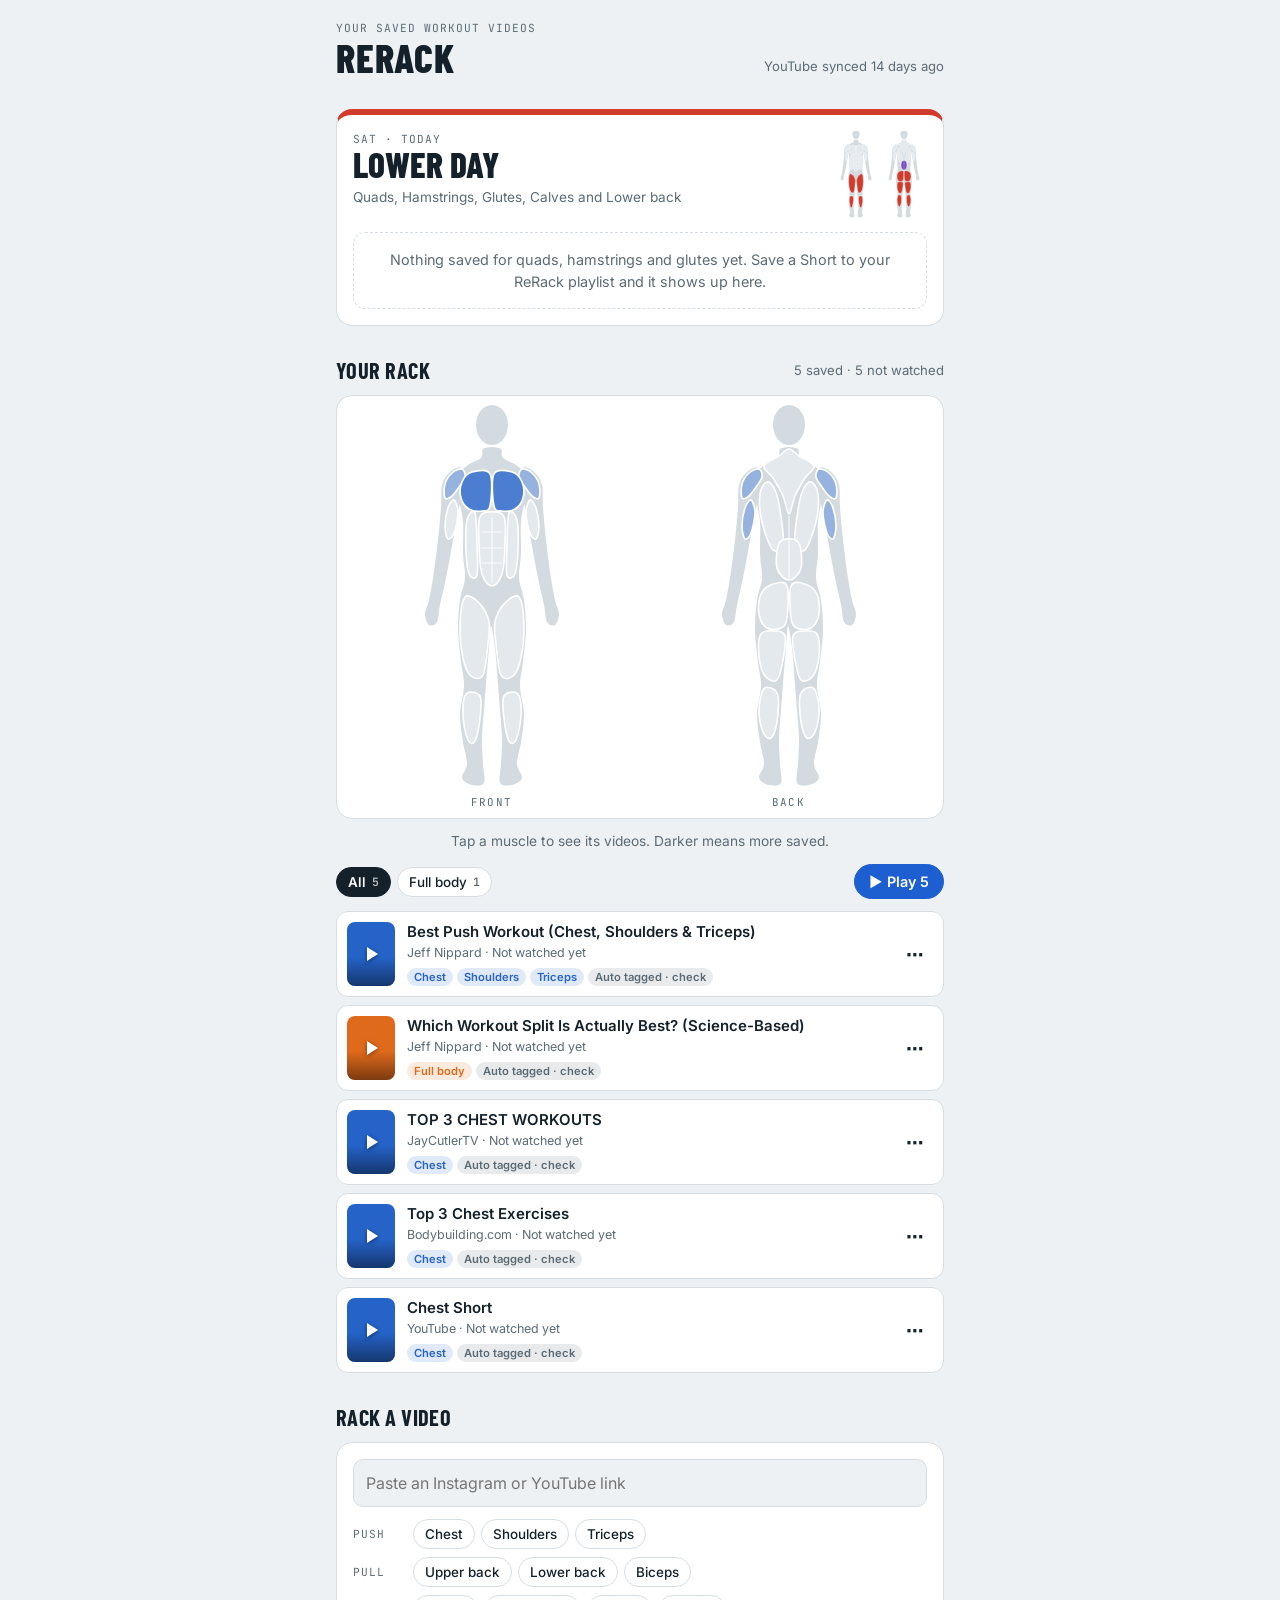
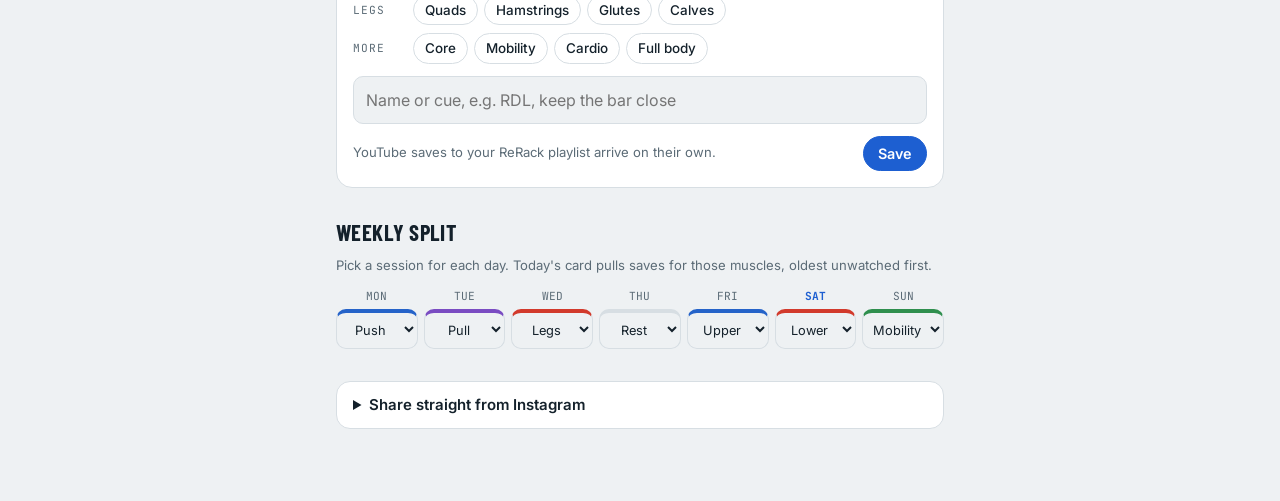
<file: rerack/app/index.html>
<!doctype html>
<html lang="en">
<head>
<meta charset="utf-8">
<meta name="viewport" content="width=device-width,initial-scale=1,viewport-fit=cover">
<title>Rerack</title>
<meta name="description" content="Your saved workout videos, back on the right training day.">
<meta name="theme-color" content="#eef1f3" media="(prefers-color-scheme: light)">
<meta name="theme-color" content="#0f161b" media="(prefers-color-scheme: dark)">
<meta name="apple-mobile-web-app-capable" content="yes">
<meta name="mobile-web-app-capable" content="yes">
<meta name="apple-mobile-web-app-title" content="Rerack">
<meta name="apple-mobile-web-app-status-bar-style" content="default">
<link rel="apple-touch-icon" href="icon-180.png">
<link rel="icon" href="icon-180.png">
<link rel="manifest" href="manifest.webmanifest">
<link rel="preconnect" href="https://fonts.googleapis.com">
<link rel="stylesheet" href="https://fonts.googleapis.com/css2?family=Barlow+Condensed:wght@600;700;800&family=Inter:wght@400;500;600&family=JetBrains+Mono:wght@500&display=swap">
<style>
/* Layout: one narrow training-log column (today, body map + rack, add, split), plus a full-screen vertical player that snaps one Short per screen. */
:root{
  --bg:#eef1f3; --surface:#ffffff; --ink:#14212b; --muted:#5b6b76; --line:#d7dee3;
  --accent:#1d5fd1; --accent-ink:#ffffff; --danger:#b42318;
  --figure-base:#d3dbe1; --figure:#e4e9ed;
  --push:#2563c9; --pull:#7a4cc2; --legs:#d23a2c; --core:#c48f00; --mob:#2f8f4e; --cardio:#3a4650; --full:#e06a1b;
  --display:"Barlow Condensed","Arial Narrow",system-ui,sans-serif;
  --body:"Inter",system-ui,-apple-system,"Segoe UI",sans-serif;
  --mono:"JetBrains Mono",ui-monospace,Menlo,monospace;
  color-scheme:light;
}
@media (prefers-color-scheme:dark){:root{
  --bg:#0f161b; --surface:#172129; --ink:#e7edf1; --muted:#93a3ae; --line:#26333d;
  --accent:#5b93f0; --accent-ink:#0b1320; --danger:#f0776a;
  --figure-base:#1f2a33; --figure:#2a3742; --push:#4d86e6; --pull:#9b74db; --legs:#e5584a; --core:#d9a91a; --mob:#45a865; --cardio:#9fb0bc; --full:#f0823a; color-scheme:dark}}
*{box-sizing:border-box}
html{-webkit-text-size-adjust:100%}
body{margin:0;background:var(--bg);color:var(--ink);font-family:var(--body);font-size:15px;line-height:1.5;-webkit-tap-highlight-color:transparent}
body.locked{overflow:hidden}
img{max-width:100%}
[hidden]{display:none!important}
.wrap{max-width:640px;margin:0 auto;padding-top:calc(20px + env(safe-area-inset-top,0px));padding-bottom:calc(72px + env(safe-area-inset-bottom,0px));padding-left:max(16px,env(safe-area-inset-left,0px));padding-right:max(16px,env(safe-area-inset-right,0px));display:flex;flex-direction:column;gap:32px}
h1,h2{font-family:var(--display);text-transform:uppercase;letter-spacing:.02em;margin:0;text-wrap:balance}
h1{font-size:2.5rem;line-height:1;font-weight:800}
h2{font-size:1.4rem;font-weight:700;line-height:1.1}
.eyebrow{font-family:var(--mono);font-size:.7rem;letter-spacing:.09em;text-transform:uppercase;color:var(--muted)}
header{display:flex;justify-content:space-between;align-items:flex-end;gap:12px;flex-wrap:wrap}
section{display:flex;flex-direction:column;gap:12px}
.row{display:flex;gap:8px;flex-wrap:wrap;align-items:center}
.between{justify-content:space-between}
.hint{font-size:.82rem;color:var(--muted);margin:0}
.err{font-size:.84rem;color:var(--danger);margin:0}
.panel{background:var(--surface);border:1px solid var(--line);border-radius:16px;padding:16px}
input[type=text],select{font:inherit;font-size:16px;color:var(--ink);background:var(--bg);border:1px solid var(--line);border-radius:10px;padding:11px 12px;width:100%;min-width:0}
input:focus-visible,select:focus-visible,button:focus-visible,a:focus-visible,summary:focus-visible{outline:2px solid var(--accent);outline-offset:2px}
button,.btn{font:inherit;font-weight:600;font-size:.9rem;border:1px solid var(--line);background:var(--surface);color:var(--ink);border-radius:999px;padding:8px 14px;cursor:pointer;text-decoration:none;display:inline-flex;align-items:center;justify-content:center;gap:6px;line-height:1.2}
.primary{background:var(--accent);border-color:var(--accent);color:var(--accent-ink)}
.ghost{background:transparent;border-color:transparent}
.danger{color:var(--danger)}
button:disabled{opacity:.5;cursor:default}

.picker{display:flex;flex-direction:column;gap:8px}
.pgroup{display:grid;grid-template-columns:52px 1fr;gap:8px;align-items:start}
.pgroup .eyebrow{padding-top:7px}
.chips{display:flex;gap:6px;flex-wrap:wrap}
.chip{font-size:.84rem;font-weight:500;padding:6px 11px}
.chip[aria-pressed="true"]{background:var(--c);border-color:var(--c);color:#fff;font-weight:600}
.chip .n{font-family:var(--mono);font-size:.72rem;opacity:.7}

.today{display:grid;grid-template-columns:1fr auto;gap:14px;border-top:6px solid var(--c,var(--line))}
.today .big{font-family:var(--display);font-size:2.2rem;font-weight:800;text-transform:uppercase;line-height:.95}
.today .muscles{font-size:.85rem;color:var(--muted);margin-top:6px}
.minifigs{display:flex;gap:2px;align-items:flex-start}
.minifigs svg{width:46px;height:auto;display:block}
.today .full{grid-column:1/-1}
.playbig{width:100%;padding:13px;font-size:1rem}

.bodymap{display:grid;grid-template-columns:repeat(2,minmax(0,1fr));gap:4px;padding:14px 8px 8px}
.fig{margin:0;display:flex;flex-direction:column;align-items:center;gap:4px;min-width:0}
.fig svg{width:100%;max-width:200px;height:auto;display:block;overflow:visible}
.fig figcaption{font-family:var(--mono);font-size:.68rem;letter-spacing:.1em;text-transform:uppercase;color:var(--muted)}
.sil{fill:var(--figure-base)}
.m{stroke:var(--surface);stroke-width:1.6;stroke-linejoin:round}
.part{cursor:pointer;outline:none}
.part:hover .m{filter:brightness(1.07)}
.part:focus-visible .m{stroke:var(--accent);stroke-width:2.6}
.part.sel .m{stroke:var(--ink);stroke-width:1.8}
.detail{fill:none;stroke:var(--surface);stroke-width:1.2;stroke-linecap:round;opacity:.8;pointer-events:none}
@media (prefers-reduced-motion:no-preference){.m{transition:fill .25s}}
.mapnote{text-align:center;font-size:.86rem;color:var(--muted);min-height:1.4em;margin:0}
.mapnote b{color:var(--ink)}

.list{display:flex;flex-direction:column;gap:8px;list-style:none;margin:0;padding:0}
.card{background:var(--surface);border:1px solid var(--line);border-radius:12px;padding:10px;display:grid;grid-template-columns:auto minmax(0,1fr) auto;gap:12px;align-items:center}
.today .card{background:var(--bg)}
.thumb{width:48px;height:64px;border-radius:8px;background:var(--c) center/cover no-repeat;display:grid;place-items:center;color:#fff;font-family:var(--mono);font-size:.7rem;border:0;padding:0;position:relative;overflow:hidden}
.thumb::after{content:"";position:absolute;inset:0;background:linear-gradient(transparent 55%,rgba(0,0,0,.45))}
.thumb .tri{position:relative;z-index:1;width:0;height:0;border-left:11px solid #fff;border-top:7px solid transparent;border-bottom:7px solid transparent;margin-left:3px;filter:drop-shadow(0 1px 2px rgba(0,0,0,.5))}
.title{font-weight:600;overflow-wrap:anywhere;line-height:1.3;cursor:pointer}
.sub{font-size:.78rem;color:var(--muted);font-variant-numeric:tabular-nums;margin-top:2px}
.tags{display:flex;gap:4px;flex-wrap:wrap;margin-top:5px}
.tag{font-size:.7rem;font-weight:600;padding:1px 7px;border-radius:999px;color:var(--c);background:color-mix(in srgb,var(--c) 14%,transparent)}
.more{width:36px;height:36px;padding:0;font-size:1.1rem}
.edit{grid-column:1/-1;border-top:1px solid var(--line);padding-top:12px;display:flex;flex-direction:column;gap:10px}
.empty{color:var(--muted);font-size:.9rem;padding:16px;border:1px dashed var(--line);border-radius:12px;text-align:center;list-style:none;margin:0}

.plan{display:grid;grid-template-columns:repeat(7,minmax(0,1fr));gap:6px}
.day{display:flex;flex-direction:column;gap:4px}
.day label{font-family:var(--mono);font-size:.7rem;color:var(--muted);text-transform:uppercase;text-align:center}
.day select{padding:9px 2px;font-size:.8rem;text-align:center;text-align-last:center;border-top:4px solid var(--c,var(--line))}
.day.is-today label{color:var(--accent);font-weight:700}
@media (max-width:560px){.plan{grid-template-columns:repeat(4,minmax(0,1fr))}}

details{background:var(--surface);border:1px solid var(--line);border-radius:14px;padding:12px 16px}
summary{cursor:pointer;font-weight:600}
details ol{padding-left:20px;margin:12px 0 8px;display:flex;flex-direction:column;gap:8px}
code{font-family:var(--mono);font-size:.78rem;background:var(--bg);padding:1px 5px;border-radius:5px;overflow-wrap:anywhere}
.toast{position:fixed;left:50%;bottom:calc(20px + env(safe-area-inset-bottom,0px));transform:translateX(-50%);background:var(--ink);color:var(--bg);padding:10px 16px;border-radius:999px;font-weight:600;font-size:.9rem;z-index:50;max-width:calc(100% - 32px);text-align:center}

/* ---------- player ---------- */
.player{position:fixed;inset:0;background:#000;z-index:40;color:#fff}
.feed{height:100%;overflow-y:auto;scroll-snap-type:y mandatory;overscroll-behavior:contain;-webkit-overflow-scrolling:touch;scrollbar-width:none}
.feed::-webkit-scrollbar{display:none}
.slide{height:100dvh;height:100svh;scroll-snap-align:start;scroll-snap-stop:always;position:relative;display:grid;place-items:center;overflow:hidden}
.stage{position:relative;height:100%;width:min(100%,calc(100svh * 9 / 16));background:#111}
.poster{position:absolute;inset:0;background:var(--c,#222) center/cover no-repeat;border:0;padding:0;cursor:pointer;display:grid;place-items:center;width:100%}
.poster::before{content:"";position:absolute;inset:0;background:linear-gradient(rgba(0,0,0,.35),transparent 22%,transparent 60%,rgba(0,0,0,.35))}
.bigplay{position:relative;width:76px;height:76px;border-radius:50%;background:rgba(0,0,0,.45);backdrop-filter:blur(6px);-webkit-backdrop-filter:blur(6px);display:grid;place-items:center;border:2px solid rgba(255,255,255,.85)}
.bigplay::after{content:"";border-left:24px solid #fff;border-top:15px solid transparent;border-bottom:15px solid transparent;margin-left:6px}
.igmark{position:relative;font-family:var(--display);font-size:1.6rem;font-weight:800;letter-spacing:.04em;margin-bottom:110px;opacity:.9}
.stage iframe{position:absolute;inset:0;width:100%;height:100%;border:0;background:#000}
.cap{position:absolute;left:0;right:0;bottom:0;padding:48px max(16px,env(safe-area-inset-right,0px)) calc(18px + env(safe-area-inset-bottom,0px)) max(16px,env(safe-area-inset-left,0px));background:linear-gradient(transparent,rgba(0,0,0,.78));pointer-events:none;display:flex;flex-direction:column;gap:6px}
.cap.up{transform:translateY(0)}
.cap .t{font-weight:600;font-size:1rem;line-height:1.3;text-shadow:0 1px 3px rgba(0,0,0,.6)}
.cap .s{font-size:.8rem;opacity:.85}
.cap .tags .tag{color:#fff;background:color-mix(in srgb,var(--c) 70%,transparent)}
.cap a{pointer-events:auto;color:#fff;font-size:.8rem;font-weight:600;align-self:flex-start;border:1px solid rgba(255,255,255,.5);border-radius:999px;padding:5px 11px;text-decoration:none}
.playing .cap{opacity:0;transition:opacity .3s}
.ptop{position:fixed;top:0;left:0;right:0;z-index:45;display:flex;justify-content:space-between;align-items:center;padding:calc(10px + env(safe-area-inset-top,0px)) max(12px,env(safe-area-inset-right,0px)) 10px max(12px,env(safe-area-inset-left,0px));pointer-events:none}
.ptop>*{pointer-events:auto}
.pbtn{background:rgba(0,0,0,.45);color:#fff;border:0;width:40px;height:40px;border-radius:50%;padding:0;font-size:1.2rem;backdrop-filter:blur(6px);-webkit-backdrop-filter:blur(6px)}
.pcount{font-family:var(--mono);font-size:.75rem;background:rgba(0,0,0,.45);padding:6px 10px;border-radius:999px;backdrop-filter:blur(6px);-webkit-backdrop-filter:blur(6px)}
.endslide{flex-direction:column;gap:14px;text-align:center;padding:24px}
.endslide .big{font-family:var(--display);font-size:2.4rem;font-weight:800;text-transform:uppercase}
</style>
</head>
<body>
<div class="wrap" id="app">
  <header>
    <div>
      <div class="eyebrow">Your saved workout videos</div>
      <h1>Rerack</h1>
    </div>
    <span class="hint" id="syncline"></span>
  </header>

  <section aria-label="Today"><div class="panel today" id="today"></div></section>

  <section aria-labelledby="t-map">
    <div class="row between"><h2 id="t-map">Your rack</h2><span class="hint" id="count"></span></div>
    <div class="panel bodymap" id="bodymap"></div>
    <p class="mapnote" id="mapnote" aria-live="polite"></p>
    <div class="row between">
      <div class="chips" id="filters" role="group" aria-label="Other filters"></div>
      <button type="button" class="primary" id="playList">▶ Play</button>
    </div>
    <ul class="list" id="rack"></ul>
  </section>

  <section aria-labelledby="t-add">
    <h2 id="t-add">Rack a video</h2>
    <form class="panel" id="addForm" autocomplete="off" style="display:flex;flex-direction:column;gap:12px">
      <input type="text" id="link" inputmode="url" placeholder="Paste an Instagram or YouTube link">
      <div id="addPicker"></div>
      <input type="text" id="note" maxlength="140" placeholder="Name or cue, e.g. RDL, keep the bar close">
      <div class="row between"><span class="hint" id="detected">YouTube saves to your ReRack playlist arrive on their own.</span><button class="primary" type="submit" id="saveBtn">Save</button></div>
      <p class="err" id="addErr" hidden></p>
    </form>
  </section>

  <section aria-labelledby="t-plan">
    <h2 id="t-plan">Weekly split</h2>
    <p class="hint">Pick a session for each day. Today's card pulls saves for those muscles, oldest unwatched first.</p>
    <div class="plan" id="plan"></div>
  </section>

  <details>
    <summary>Share straight from Instagram</summary>
    <ol>
      <li>Open <b>Shortcuts</b>, tap <b>+</b>, name it <b>Rack it</b>. Tap <b>ⓘ</b> and turn on <b>Show in Share Sheet</b> (receives URLs and Text).</li>
      <li>Add <b>URL Encode</b> with Shortcut Input.</li>
      <li>Add <b>Open URLs</b> with <code id="shareUrl"></code> followed by the URL Encoded Text.</li>
      <li>In Instagram tap <b>Share → Rack it</b>. Rerack opens with the link filled in. Tag it and Save.</li>
    </ol>
    <p class="hint">For YouTube you don't need this: just tap Save → ReRack in YouTube.</p>
  </details>
</div>

<div class="player" id="player" hidden aria-label="Video player" role="dialog" aria-modal="true">
  <div class="ptop"><button class="pbtn" id="pclose" aria-label="Close player">✕</button><span class="pcount" id="pcount"></span></div>
  <div class="feed" id="feed"></div>
</div>
<div class="toast" id="toast" role="status" hidden></div>

<script>
/* ---------- vocabulary ---------- */
const MUSCLES=[
  {id:"chest",label:"Chest",g:"push"},{id:"shoulders",label:"Shoulders",g:"push"},{id:"triceps",label:"Triceps",g:"push"},
  {id:"upperback",label:"Upper back",g:"pull"},{id:"lowerback",label:"Lower back",g:"pull"},{id:"biceps",label:"Biceps",g:"pull"},
  {id:"quads",label:"Quads",g:"legs"},{id:"hamstrings",label:"Hamstrings",g:"legs"},{id:"glutes",label:"Glutes",g:"legs"},{id:"calves",label:"Calves",g:"legs"},
  {id:"core",label:"Core",g:"core"}];
const EXTRA=[{id:"mobility",label:"Mobility",g:"mob"},{id:"cardio",label:"Cardio",g:"cardio"},{id:"fullbody",label:"Full body",g:"full"}];
const TAGS=[...MUSCLES,...EXTRA],T=Object.fromEntries(TAGS.map(t=>[t.id,t]));
const GROUPS=[["Push",["chest","shoulders","triceps"]],["Pull",["upperback","lowerback","biceps"]],["Legs",["quads","hamstrings","glutes","calves"]],["More",["core","mobility","cardio","fullbody"]]];
const ALL_MUSCLES=MUSCLES.map(m=>m.id);
const SPLITS={
  push:{label:"Push",g:"push",tags:["chest","shoulders","triceps"]},pull:{label:"Pull",g:"pull",tags:["upperback","lowerback","biceps"]},
  legs:{label:"Legs",g:"legs",tags:["quads","hamstrings","glutes","calves"]},upper:{label:"Upper",g:"push",tags:["chest","shoulders","upperback","biceps","triceps"]},
  lower:{label:"Lower",g:"legs",tags:["quads","hamstrings","glutes","calves","lowerback"]},full:{label:"Full body",g:"full",tags:[...ALL_MUSCLES,"fullbody"]},
  core:{label:"Core",g:"core",tags:["core"]},mobility:{label:"Mobility",g:"mob",tags:["mobility"]},cardio:{label:"Cardio",g:"cardio",tags:["cardio"]},rest:{label:"Rest",g:null,tags:[]}};
const DAYS=["Sun","Mon","Tue","Wed","Thu","Fri","Sat"];
const DEFAULT_PLAN={0:"mobility",1:"push",2:"pull",3:"legs",4:"rest",5:"upper",6:"lower"};
const gcol=g=>g?`var(--${g})`:"var(--line)",tcol=id=>gcol((T[id]||{}).g);

/* ---------- figure ---------- */
const mir=p=>p.map(([x,y])=>[200-x,y]);
function sp(p){const n=p.length,r=v=>Math.round(v*10)/10;let d=`M${r(p[0][0])} ${r(p[0][1])}`;
  for(let i=0;i<n;i++){const a=p[(i-1+n)%n],b=p[i],c=p[(i+1)%n],e=p[(i+2)%n];
    d+=`C${r(b[0]+(c[0]-a[0])/6)} ${r(b[1]+(c[1]-a[1])/6)} ${r(c[0]-(e[0]-b[0])/6)} ${r(c[1]-(e[1]-b[1])/6)} ${r(c[0])} ${r(c[1])}`}return d+"Z"}
const TORSO_L=[[100,55],[91,57],[89,66],[76,73],[66,84],[67,106],[71,130],[71,162],[73,186],[68,208],[66,238],[69,270],[72,294],[68,322],[71,350],[75,372],[70,386],[80,393],[92,391],[91,372],[90,346],[92,318],[94,292],[97,256],[99,234]];
const TORSO=[...TORSO_L,...mir(TORSO_L).reverse().slice(1)];
const ARM_L=[[70,77],[58,80],[50,93],[49,116],[46,148],[41,186],[37,208],[33,222],[37,233],[45,230],[48,213],[54,186],[60,154],[65,126],[69,104]];
const SIL=[sp(TORSO),sp(ARM_L),sp(mir(ARM_L))],HEAD='<ellipse cx="100" cy="33" rx="16" ry="20"/>';
const SHAPES={front:[
  ["shoulders",[[70,77],[60,81],[53,92],[53,106],[60,104],[67,95],[73,85]],1],["chest",[[98,82],[80,80],[70,90],[69,106],[77,117],[90,119],[98,114]],1],
  ["biceps",[[62,108],[56,116],[53,134],[56,147],[62,141],[66,121]],1],["core",[[89,123],[111,123],[113,150],[110,182],[100,194],[90,182],[87,150]],0],
  ["core",[[83,121],[75,128],[74,158],[77,182],[85,183],[85,152]],1],["quads",[[73,205],[68,234],[71,266],[79,284],[91,283],[96,252],[97,230],[88,212]],1],
  ["calves",[[74,302],[71,324],[76,348],[83,349],[88,326],[88,304]],1]],
 back:[
  ["upperback",[[100,57],[90,64],[75,74],[84,86],[94,104],[100,122],[106,104],[116,86],[125,74],[110,64]],0],["shoulders",[[70,77],[60,81],[53,92],[53,106],[60,104],[67,95],[73,85]],1],
  ["upperback",[[78,90],[71,102],[73,130],[84,158],[94,150],[91,118],[86,98]],1],["triceps",[[62,108],[56,116],[53,134],[56,147],[62,141],[66,121]],1],
  ["lowerback",[[91,150],[109,150],[112,176],[100,188],[88,176]],0],["glutes",[[98,194],[84,192],[72,202],[70,222],[78,236],[92,236],[98,226]],1],
  ["hamstrings",[[72,242],[70,264],[76,284],[88,288],[94,268],[96,244],[86,239]],1],["calves",[[74,298],[70,318],[74,340],[82,346],[88,330],[89,304],[82,296]],1]]};
const DETAIL={front:'<path d="M100 126V190M90 140H110M89 156H111M90 171H110"/><path d="M100 86V114"/>',back:'<path d="M100 124V186"/>'};
function figureSVG(view,{fill,cls,label,interactive}){
  const groups={};SHAPES[view].forEach(([t,p,m])=>{(groups[t]=groups[t]||[]).push(sp(p));if(m)groups[t].push(sp(mir(p)))});
  let s=`<svg viewBox="0 18 200 380" ${interactive?`role="group" aria-label="${view==="front"?"Front":"Back"} of body"`:'aria-hidden="true"'}><g class="sil">${HEAD}${SIL.map(d=>`<path d="${d}"/>`).join("")}</g>`;
  for(const t in groups){const a=interactive?` class="part ${cls(t)}" data-t="${t}" tabindex="0" role="button" aria-pressed="${cls(t)==="sel"}" aria-label="${label(t)}"`:"";
    s+=`<g${a}>${groups[t].map(d=>`<path class="m" d="${d}" style="fill:${fill(t)}"/>`).join("")}</g>`}
  return s+`<g class="detail">${DETAIL[view]}</g></svg>`}

/* ---------- data: synced playlist + what you change on this phone ---------- */
const LS="rerack.site.v1";
let st=loadState(), synced=[], syncInfo=null, saves=[];
let addTags=new Set(), filter=null, editing=null, editTags=null, confirmDel=false, seed=0;
function loadState(){try{const s=JSON.parse(localStorage.getItem(LS)||"{}");return{plan:s.plan||{...DEFAULT_PLAN},local:s.local||{},meta:s.meta||{}}}catch(e){return{plan:{...DEFAULT_PLAN},local:{},meta:{}}}}
function saveState(){try{localStorage.setItem(LS,JSON.stringify(st))}catch(e){}}
const cleanTitle=t=>((t||"").replace(/#\S+/g,"").replace(/\s+/g," ").trim()||"YouTube Short").slice(0,140);
function rebuild(){
  const list=[];
  synced.forEach(v=>{const id="yt_"+v.videoId;list.push({id,url:v.url,platform:"YouTube",videoId:v.videoId,tags:v.tags||[],note:cleanTitle(v.title),channel:v.channel||"",createdAt:v.addedAt||0,source:"youtube",review:true})});
  Object.entries(st.local).forEach(([id,d])=>list.push({id,...d}));
  saves=list.map(s=>{const m=st.meta[s.id]||{};return{...s,...(m.tags?{tags:m.tags,review:false}:{}),...(m.note!=null?{note:m.note}:{}),opens:m.opens||0,lastOpened:m.lastOpened||0,dismissed:!!m.dismissed}})
    .filter(s=>!s.dismissed).map(s=>({...s,tags:s.tags.filter(t=>T[t])})).sort((a,b)=>b.createdAt-a.createdAt);
}
function meta(id,patch){st.meta[id]={...(st.meta[id]||{}),...patch};saveState();rebuild()}
async function sync(){
  try{const r=await fetch("videos.json?ts="+Date.now(),{cache:"no-store"});if(!r.ok)throw 0;const j=await r.json();synced=j.videos||[];syncInfo=j}
  catch(e){$("syncline").textContent="Offline. Showing what's on this phone."}
  rebuild();render();
  if(syncInfo&&syncInfo.lastSync){const m=Math.round((Date.now()-syncInfo.lastSync)/6e4);$("syncline").textContent=`YouTube synced ${m<2?"just now":m<60?m+" min ago":m<1440?Math.round(m/60)+" h ago":Math.round(m/1440)+" days ago"}`}
}

/* ---------- helpers ---------- */
const $=id=>document.getElementById(id);
function el(tag,props={},...kids){const e=document.createElement(tag);for(const k in props){const v=props[k];if(k==="style")for(const s in v)e.style.setProperty(s,v[s]);else if(k.startsWith("on"))e.addEventListener(k.slice(2),v);else if(k==="class")e.className=v;else e.setAttribute(k,v)}kids.flat().forEach(c=>c!=null&&e.append(c));return e}
const extractUrl=t=>{const m=(t||"").match(/https?:\/\/[^\s<>"']+/i);return m?m[0].replace(/[),.]+$/,""):null};
function platformOf(u){try{const h=new URL(u).hostname.replace(/^(www|m)\./,"");if(h.endsWith("instagram.com"))return"Instagram";if(h==="youtu.be"||h.endsWith("youtube.com"))return"YouTube";if(h.endsWith("tiktok.com"))return"TikTok";return h}catch(e){return null}}
function normalize(u){try{const x=new URL(u);x.search="";x.hash="";return x.toString().replace(/\/$/,"")}catch(e){return u}}
function ytId(u){try{const x=new URL(u);if(x.hostname==="youtu.be")return x.pathname.slice(1);const m=x.pathname.match(/\/(shorts|embed|live)\/([\w-]{6,})/);return m?m[2]:x.searchParams.get("v")}catch(e){return null}}
function igCode(u){try{const m=new URL(u).pathname.match(/\/(reel|reels|p|tv)\/([\w-]+)/);return m?m[2]:null}catch(e){return null}}
const vidOf=s=>s.videoId||(s.platform==="YouTube"?ytId(s.url):null);
const thumbOf=s=>{const v=vidOf(s);return v?`https://i.ytimg.com/vi/${v}/hqdefault.jpg`:null};
const title=s=>s.note||`${s.platform} ${s.platform==="Instagram"?"Reel":"Short"}`;
function ago(ts){if(!ts)return"Not watched yet";const d=Math.floor((Date.now()-ts)/864e5);return d<=0?"Watched today":d===1?"Watched yesterday":`Watched ${d} days ago`}
const lc=s=>s.toLowerCase(),listText=a=>a.length<=1?a.join(""):a.slice(0,-1).join(", ")+" and "+a[a.length-1];
let tt;function toast(m){const t=$("toast");t.textContent=m;t.hidden=false;clearTimeout(tt);tt=setTimeout(()=>t.hidden=true,2200)}

/* ---------- components ---------- */
function picker(set){
  const box=el("div",{class:"picker",role:"group","aria-label":"Muscles worked"});
  GROUPS.forEach(([name,ids])=>{const chips=el("div",{class:"chips"});
    ids.forEach(id=>{const b=el("button",{type:"button",class:"chip","aria-pressed":set.has(id)?"true":"false",style:{"--c":tcol(id)},
      onclick:()=>{set.has(id)?set.delete(id):set.add(id);b.setAttribute("aria-pressed",set.has(id)?"true":"false")}},T[id].label);chips.append(b)});
    box.append(el("div",{class:"pgroup"},el("span",{class:"eyebrow"},name),chips))});
  return box}
function thumbBtn(s,list){
  const th=thumbOf(s);
  const b=el("button",{type:"button",class:"thumb","aria-label":"Play "+title(s),style:{"--c":tcol(s.tags[0]||"fullbody"),...(th?{"background-image":`url(${th})`}:{})},onclick:()=>openPlayer(list,s.id)},el("span",{class:"tri"}));
  return b}
function card(s,list,{compact}={}){
  const li=el("li",{class:"card"});
  const tags=el("div",{class:"tags"},s.tags.map(t=>el("span",{class:"tag",style:{"--c":tcol(t)}},T[t].label)),
    s.review?el("span",{class:"tag",style:{"--c":"var(--muted)"}},s.tags.length?"Auto tagged · check":"Needs tags"):null);
  const info=el("div",{style:{"min-width":"0"}},el("div",{class:"title",onclick:()=>openPlayer(list,s.id)},title(s)),
    el("div",{class:"sub"},`${s.channel||s.platform} · ${ago(s.lastOpened)}${s.opens>1?` · ${s.opens} plays`:""}`),compact?null:tags);
  li.append(thumbBtn(s,list),info);
  if(!compact)li.append(el("button",{type:"button",class:"ghost more","aria-label":"Edit "+title(s),"aria-expanded":editing===s.id?"true":"false",
    onclick:()=>{if(editing===s.id)editing=null;else{editing=s.id;editTags=new Set(s.tags);confirmDel=false}renderRack()}},"⋯"));
  else li.append(el("span"));
  if(editing===s.id){
    const note=el("input",{type:"text",id:"edit-note",maxlength:"140",placeholder:"Name or cue"});note.value=s.note||"";
    const err=el("p",{class:"err",hidden:""}),foot=el("div",{class:"row between"});
    if(confirmDel)foot.append(el("span",{class:"hint"},"Remove this video from your rack?"),el("div",{class:"row"},
      el("button",{type:"button",onclick:()=>{confirmDel=false;renderRack()}},"Keep"),
      el("button",{type:"button",class:"danger",onclick:()=>{editing=null;if(st.local[s.id]){delete st.local[s.id];saveState()}meta(s.id,{dismissed:true});render();toast("Removed")}},"Remove")));
    else foot.append(el("button",{type:"button",class:"ghost danger",onclick:()=>{confirmDel=true;renderRack()}},"Remove"),el("div",{class:"row"},
      el("button",{type:"button",onclick:()=>{editing=null;renderRack()}},"Cancel"),
      el("button",{type:"button",class:"primary",onclick:()=>{if(!editTags.size){err.textContent="Pick at least one muscle or category.";err.hidden=false;return}
        meta(s.id,{tags:[...editTags],note:note.value.trim().slice(0,140)});editing=null;render();toast("Updated")}},"Save")));
    li.append(el("div",{class:"edit"},picker(editTags),note,err,foot))}
  return li}

/* ---------- views ---------- */
function picks(tags){const set=new Set(tags);const h=s=>{let x=0;for(const c of s.id+seed)x=(x*31+c.charCodeAt(0))|0;return x};
  return saves.filter(s=>s.tags.some(t=>set.has(t))).sort((a,b)=>(a.lastOpened||0)-(b.lastOpened||0)||h(a)-h(b))}
function renderToday(){
  const box=$("today");box.innerHTML="";
  const dow=new Date().getDay(),key=st.plan[dow]||"rest",S=SPLITS[key]||SPLITS.rest;
  box.style.setProperty("--c",gcol(S.g));
  const muscles=S.tags.filter(t=>T[t]);
  box.append(el("div",{},el("div",{class:"eyebrow"},`${DAYS[dow]} · Today`),el("div",{class:"big"},key==="rest"?"Rest day":`${S.label} day`),
    el("div",{class:"muscles"},key==="rest"?"Recover. Light mobility is a bonus.":key==="full"?"Everything is fair game.":listText(muscles.map(t=>T[t].label)))));
  const hi=new Set(key==="rest"?[]:muscles),figs=el("div",{class:"minifigs"});
  figs.innerHTML=["front","back"].map(v=>figureSVG(v,{fill:t=>hi.has(t)?tcol(t):"var(--figure)"})).join("");box.append(figs);
  const pool=picks(key==="rest"?["mobility"]:S.tags);
  if(!pool.length){box.append(el("p",{class:"empty full"},key==="rest"?"No mobility videos saved yet. Enjoy the day off.":`Nothing saved for ${key==="full"?"full body days":lc(listText(muscles.slice(0,3).map(t=>T[t].label)))} yet. Save a Short to your ReRack playlist and it shows up here.`));return}
  box.append(el("button",{type:"button",class:"primary playbig full",onclick:()=>openPlayer(pool,pool[0].id)},`▶ Play today's ${pool.length} video${pool.length===1?"":"s"}`));
  box.append(el("ul",{class:"list full"},pool.slice(0,3).map(s=>card(s,pool,{compact:true}))));
  if(pool.length>3)box.append(el("div",{class:"row between full"},el("span",{class:"hint"},`Showing the 3 you've watched least`),el("button",{type:"button",onclick:()=>{seed++;renderToday()}},"Shuffle")));
}
function counts(){const c={};saves.forEach(s=>s.tags.forEach(t=>c[t]=(c[t]||0)+1));return c}
function current(){return filter?saves.filter(s=>s.tags.includes(filter)):saves}
function renderMap(){
  const c=counts(),max=Math.max(1,...ALL_MUSCLES.map(t=>c[t]||0)),box=$("bodymap");box.innerHTML="";
  ["front","back"].forEach(v=>{const fig=el("figure",{class:"fig"});
    fig.innerHTML=figureSVG(v,{interactive:true,fill:t=>filter===t?tcol(t):c[t]?`color-mix(in srgb, ${tcol(t)} ${28+Math.round(52*c[t]/max)}%, var(--figure))`:"var(--figure)",
      cls:t=>filter===t?"sel":"",label:t=>`${T[t].label}, ${c[t]||0} saved`})+`<figcaption>${v==="front"?"Front":"Back"}</figcaption>`;box.append(fig)});
  box.querySelectorAll(".part").forEach(g=>{const go=()=>{filter=filter===g.dataset.t?null:g.dataset.t;editing=null;renderMap();renderRack()};
    g.addEventListener("click",go);g.addEventListener("keydown",e=>{if(e.key==="Enter"||e.key===" "){e.preventDefault();go()}})});
  const note=$("mapnote");
  if(!filter)note.textContent=saves.length?"Tap a muscle to see its videos. Darker means more saved.":"Your saves light up the map as you add them.";
  else{const n=c[filter]||0;note.innerHTML="";note.append(el("b",{},T[filter].label),` · ${n} video${n===1?"":"s"} · tap again to clear`)}
  const f=$("filters");f.innerHTML="";
  f.append(el("button",{type:"button",class:"chip","aria-pressed":filter?"false":"true",style:{"--c":"var(--ink)"},onclick:()=>{filter=null;renderMap();renderRack()}},"All ",el("span",{class:"n"},String(saves.length))));
  EXTRA.forEach(t=>{if(c[t.id])f.append(el("button",{type:"button",class:"chip","aria-pressed":filter===t.id?"true":"false",style:{"--c":tcol(t.id)},onclick:()=>{filter=filter===t.id?null:t.id;renderMap();renderRack()}},t.label+" ",el("span",{class:"n"},String(c[t.id]))))});
  const never=saves.filter(s=>!s.lastOpened).length;
  $("count").textContent=saves.length?`${saves.length} saved · ${never} not watched`:"";
}
function renderRack(){
  const ul=$("rack");ul.innerHTML="";const list=current();
  $("playList").hidden=!list.length;$("playList").textContent=`▶ Play ${list.length}`;
  if(!list.length){ul.append(el("li",{class:"empty"},saves.length?`No ${lc(T[filter].label)} videos yet.`:"Nothing racked yet. Save a Short to your ReRack playlist on YouTube."));return}
  list.forEach(s=>ul.append(card(s,list)))}
function renderPicker(){const b=$("addPicker");b.innerHTML="";b.append(picker(addTags))}
function renderPlan(){
  const box=$("plan");box.innerHTML="";const dow=new Date().getDay();
  [1,2,3,4,5,6,0].forEach(d=>{const id="plan-"+d,sel=el("select",{id});
    Object.entries(SPLITS).forEach(([k,v])=>sel.append(el("option",{value:k},v.label)));
    sel.value=st.plan[d]||"rest";sel.style.setProperty("--c",gcol((SPLITS[sel.value]||SPLITS.rest).g));
    sel.addEventListener("change",()=>{st.plan={...st.plan,[d]:sel.value};saveState();render()});
    box.append(el("div",{class:"day"+(d===dow?" is-today":"")},el("label",{for:id},DAYS[d]),sel))})}
function render(){renderToday();renderMap();renderRack();renderPlan()}
$("playList").onclick=()=>{const l=current();if(l.length)openPlayer(l,l[0].id)};

/* ---------- player ---------- */
let pList=[],io=null,userStarted=false;
function embedFor(s){
  const v=vidOf(s);
  if(v)return`https://www.youtube.com/embed/${v}?autoplay=1&playsinline=1&rel=0&modestbranding=1&loop=1&playlist=${v}`;
  const ig=s.platform==="Instagram"&&igCode(s.url);
  if(ig)return`https://www.instagram.com/reel/${ig}/embed/`;
  return null}
function slideFor(s,i){
  const th=thumbOf(s);
  const stage=el("div",{class:"stage"});
  const poster=el("button",{type:"button",class:"poster","aria-label":"Play "+title(s),style:{"--c":tcol(s.tags[0]||"fullbody"),...(th?{"background-image":`url(${th})`}:{})},onclick:()=>{userStarted=true;play(slide)}},
    s.platform==="Instagram"&&!th?el("span",{class:"igmark"},"Instagram"):null,el("span",{class:"bigplay"}));
  const cap=el("div",{class:"cap"},
    el("div",{class:"tags"},s.tags.map(t=>el("span",{class:"tag",style:{"--c":tcol(t)}},T[t].label))),
    el("div",{class:"t"},title(s)),el("div",{class:"s"},`${s.channel||s.platform} · ${ago(s.lastOpened)}`),
    el("a",{href:s.url,target:"_blank",rel:"noopener"},`Open in ${s.platform}`));
  stage.append(poster,cap);
  const slide=el("section",{class:"slide","data-i":String(i)},stage);slide._s=s;return slide}
function play(slide){
  const s=slide._s,src=embedFor(s),stage=slide.querySelector(".stage");
  if(!src){window.open(s.url,"_blank","noopener");return}
  if(stage.querySelector("iframe"))return;
  stage.append(el("iframe",{src,allow:"autoplay; encrypted-media; picture-in-picture; fullscreen",allowfullscreen:"",title:title(s)}));
  slide.classList.add("playing");
  meta(s.id,{opens:((st.meta[s.id]||{}).opens||0)+1,lastOpened:Date.now()});
}
function stop(slide){const f=slide.querySelector("iframe");if(f)f.remove();slide.classList.remove("playing")}
function openPlayer(list,startId){
  pList=list.slice();const feed=$("feed");feed.innerHTML="";
  pList.forEach((s,i)=>feed.append(slideFor(s,i)));
  feed.append(el("section",{class:"slide endslide"},el("div",{class:"big"},"That's the set"),el("p",{class:"hint",style:{color:"#cfd8de"}},`${pList.length} video${pList.length===1?"":"s"} reviewed. Go lift.`),el("button",{type:"button",onclick:closePlayer},"Back to Rerack")));
  $("player").hidden=false;document.body.classList.add("locked");userStarted=false;
  if(location.hash!=="#play")history.pushState({play:1},"","#play");
  const idx=Math.max(0,pList.findIndex(s=>s.id===startId));
  feed.scrollTop=idx*feed.clientHeight;
  io&&io.disconnect();
  io=new IntersectionObserver(es=>es.forEach(e=>{const sl=e.target;
    if(e.intersectionRatio>=.75){if(sl._s){$("pcount").textContent=`${+sl.dataset.i+1} / ${pList.length}`;if(userStarted)play(sl)}else $("pcount").textContent="Done"}
    else if(e.intersectionRatio<.3)stop(sl)}),{root:feed,threshold:[0,.3,.75]});
  feed.querySelectorAll(".slide").forEach(s=>io.observe(s));
  $("pcount").textContent=`${idx+1} / ${pList.length}`;$("pclose").focus();
}
function closePlayer(fromPop){
  if($("player").hidden)return;
  io&&io.disconnect();$("feed").innerHTML="";$("player").hidden=true;document.body.classList.remove("locked");render();
  if(!fromPop&&location.hash==="#play")history.back();
}
$("pclose").onclick=()=>closePlayer();
addEventListener("popstate",()=>{if(location.hash!=="#play")closePlayer(true)});
addEventListener("keydown",e=>{if($("player").hidden)return;const f=$("feed");
  if(e.key==="Escape")closePlayer();else if(e.key==="ArrowDown"||e.key==="j"){e.preventDefault();f.scrollBy({top:f.clientHeight,behavior:"smooth"})}
  else if(e.key==="ArrowUp"||e.key==="k"){e.preventDefault();f.scrollBy({top:-f.clientHeight,behavior:"smooth"})}});

/* ---------- add ---------- */
function onLink(){const u=extractUrl($("link").value);$("detected").textContent=u?`${platformOf(u)} link found. Tag the muscles and save.`:"YouTube saves to your ReRack playlist arrive on their own."}
$("link").addEventListener("input",onLink);
$("addForm").addEventListener("submit",e=>{
  e.preventDefault();const err=$("addErr");err.hidden=true;const fail=m=>{err.textContent=m;err.hidden=false};
  const raw=extractUrl($("link").value);
  if(!raw)return fail("That isn't a link yet. In Instagram tap Share, then Copy link, and paste it here.");
  if(!addTags.size)return fail("Tag at least one muscle or category so Rerack knows when to show it.");
  const url=normalize(raw),yid=ytId(url);
  if(saves.some(s=>normalize(s.url)===url||(yid&&vidOf(s)===yid)))return fail("That video is already on your rack.");
  const id="s"+Date.now().toString(36)+Math.random().toString(36).slice(2,6);
  st.local[id]={url,platform:platformOf(url)||"Link",videoId:yid||undefined,tags:[...addTags],note:$("note").value.trim().slice(0,140),createdAt:Date.now(),source:"manual"};
  saveState();rebuild();render();
  toast(`Racked under ${listText([...addTags].map(t=>T[t].label))}`);$("link").value="";$("note").value="";addTags.clear();renderPicker();onLink();
});
$("shareUrl").textContent=location.origin+location.pathname+"?add=";

/* share sheet: ?add=<link> pre-fills the form */
(function(){const q=new URLSearchParams(location.search).get("add");if(q){$("link").value=q;onLink();history.replaceState(null,"",location.pathname);setTimeout(()=>$("addForm").scrollIntoView({block:"center"}),300)}})();

renderPicker();rebuild();render();sync();
document.addEventListener("visibilitychange",()=>{if(document.visibilityState==="visible")sync()});
</script>
</body>
</html>
</file>
